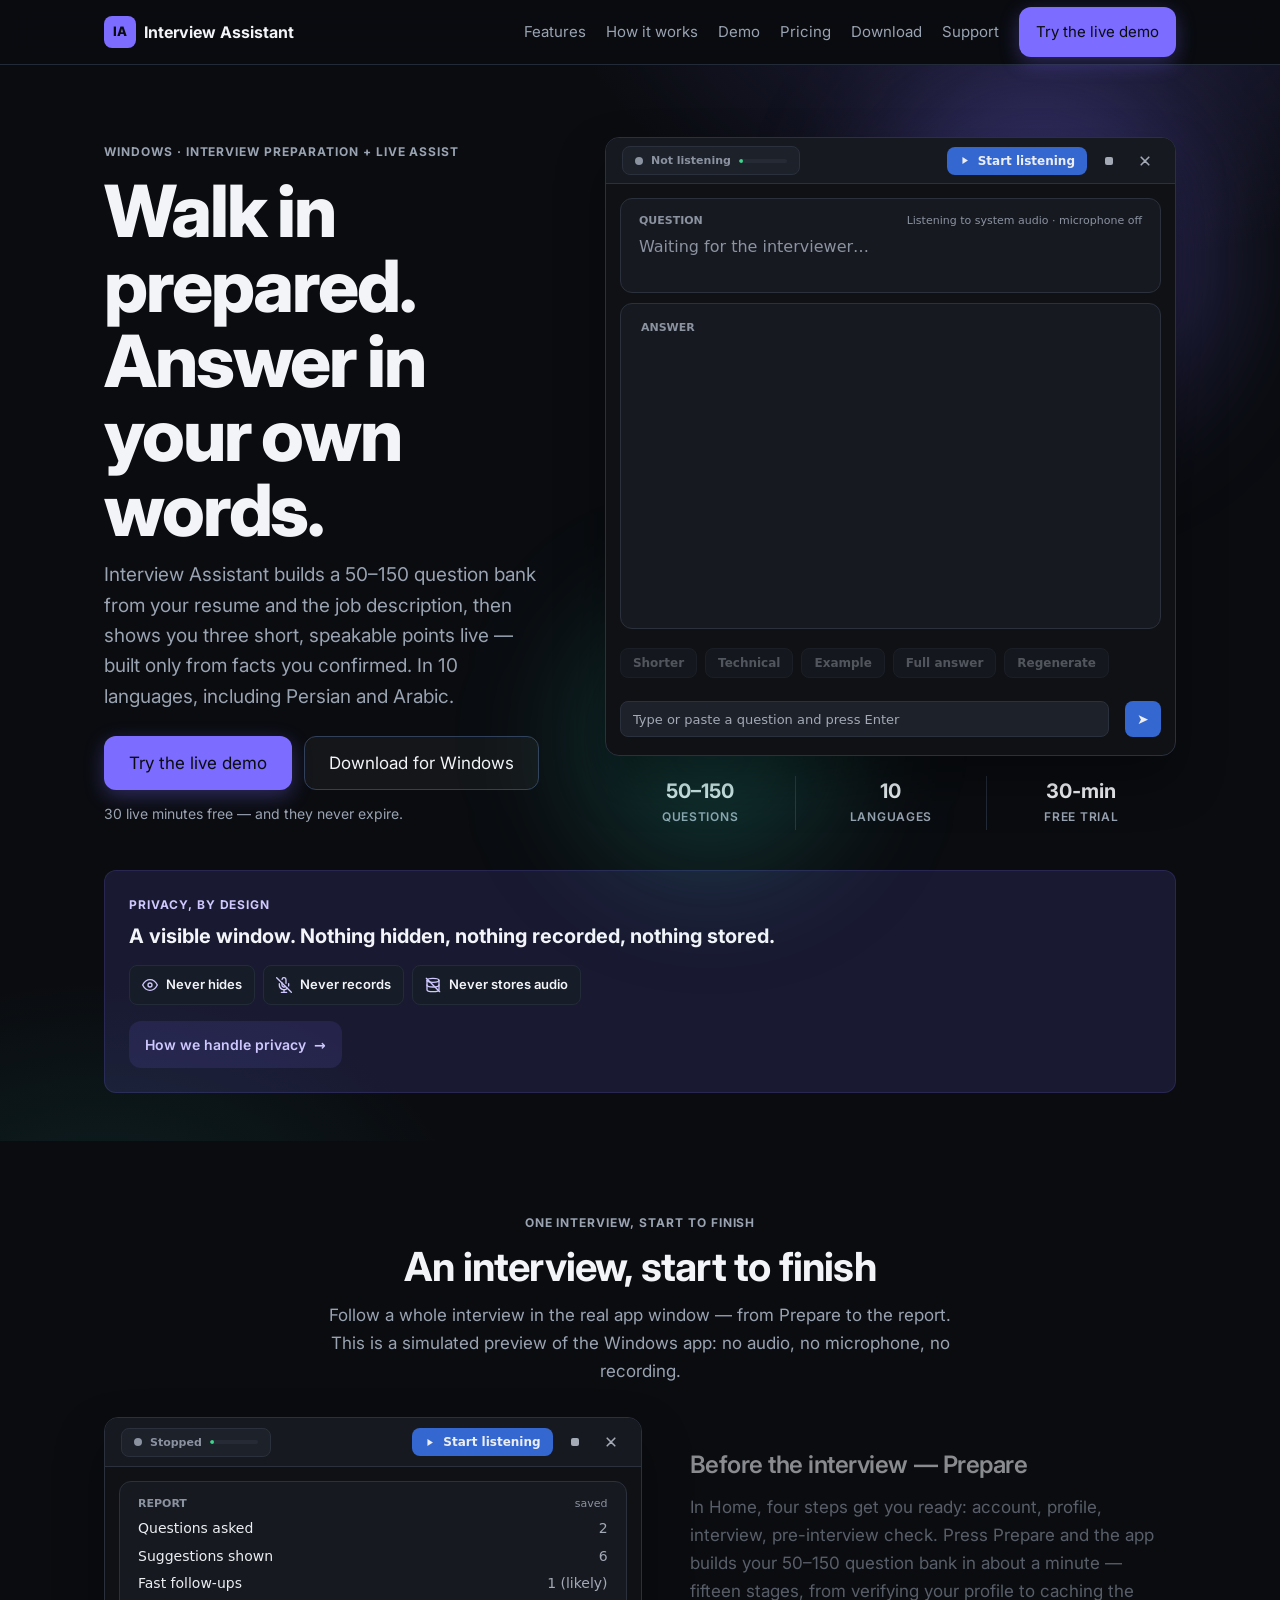
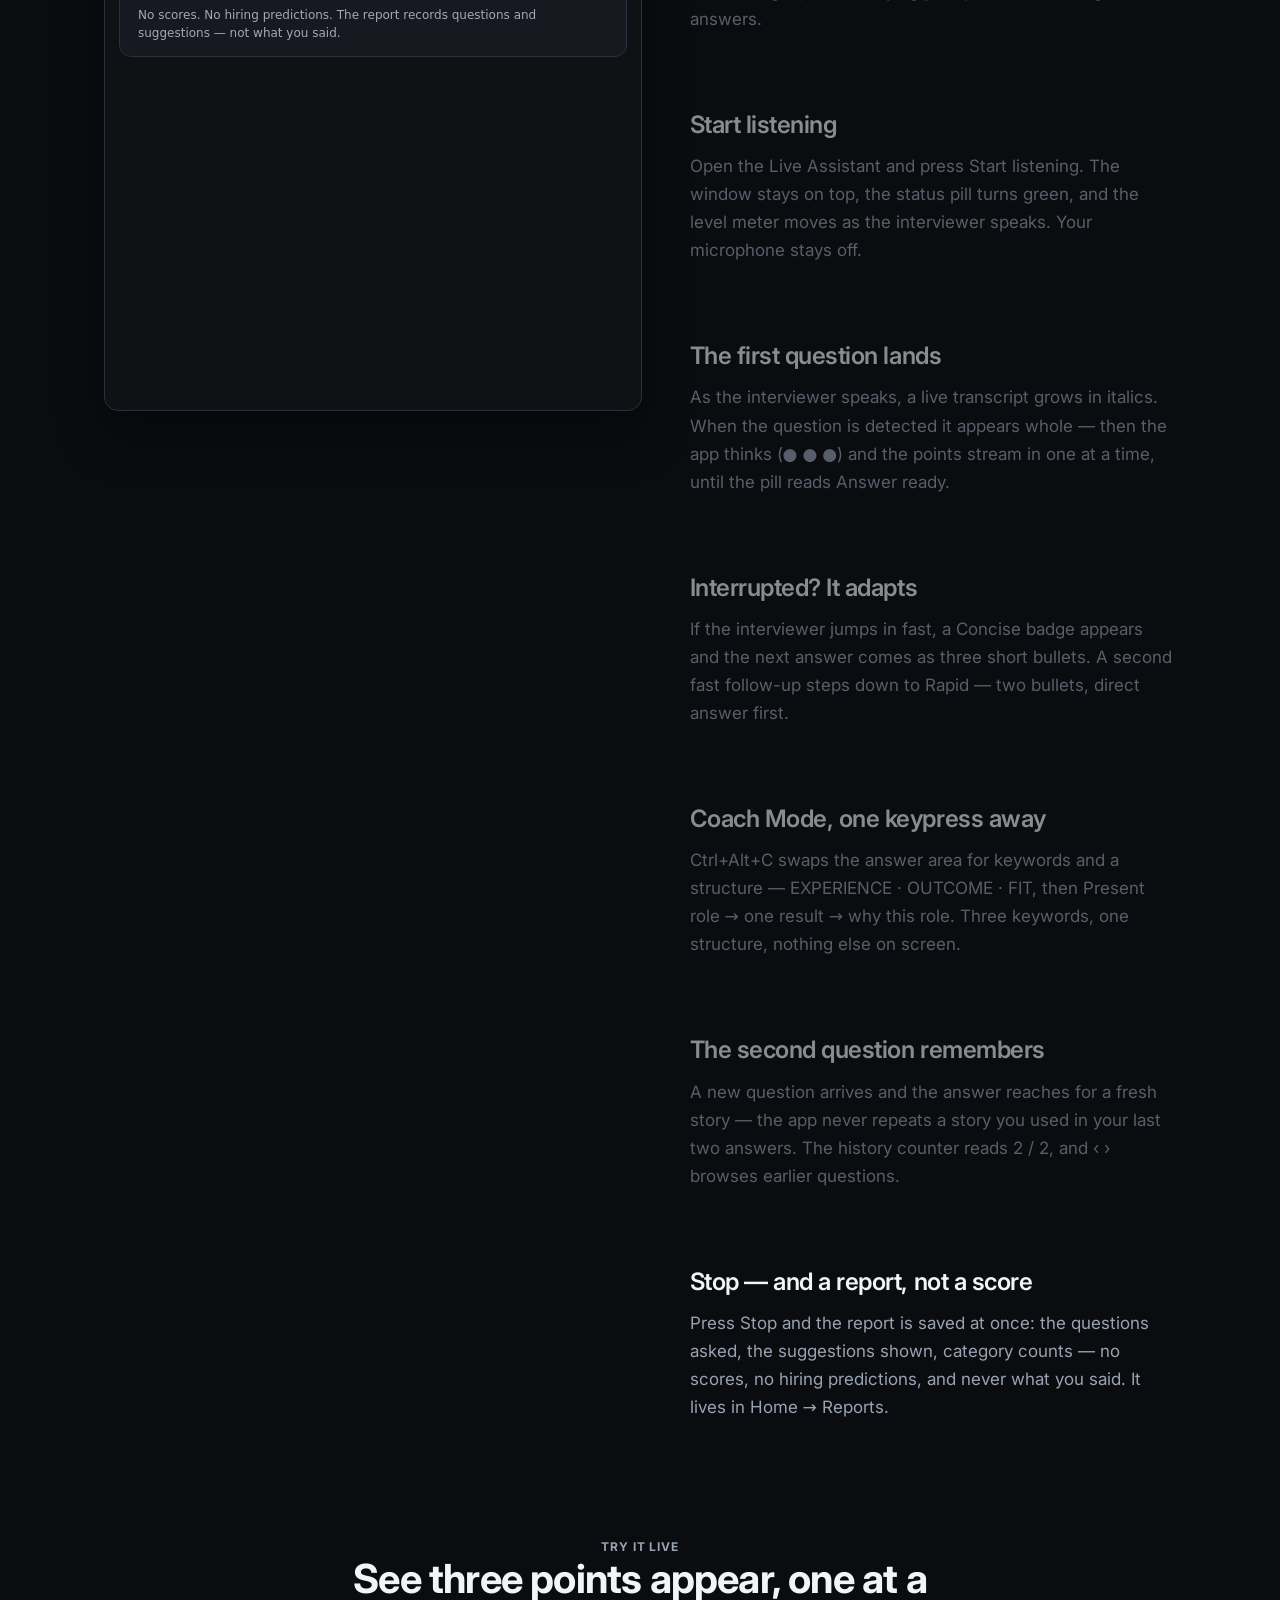
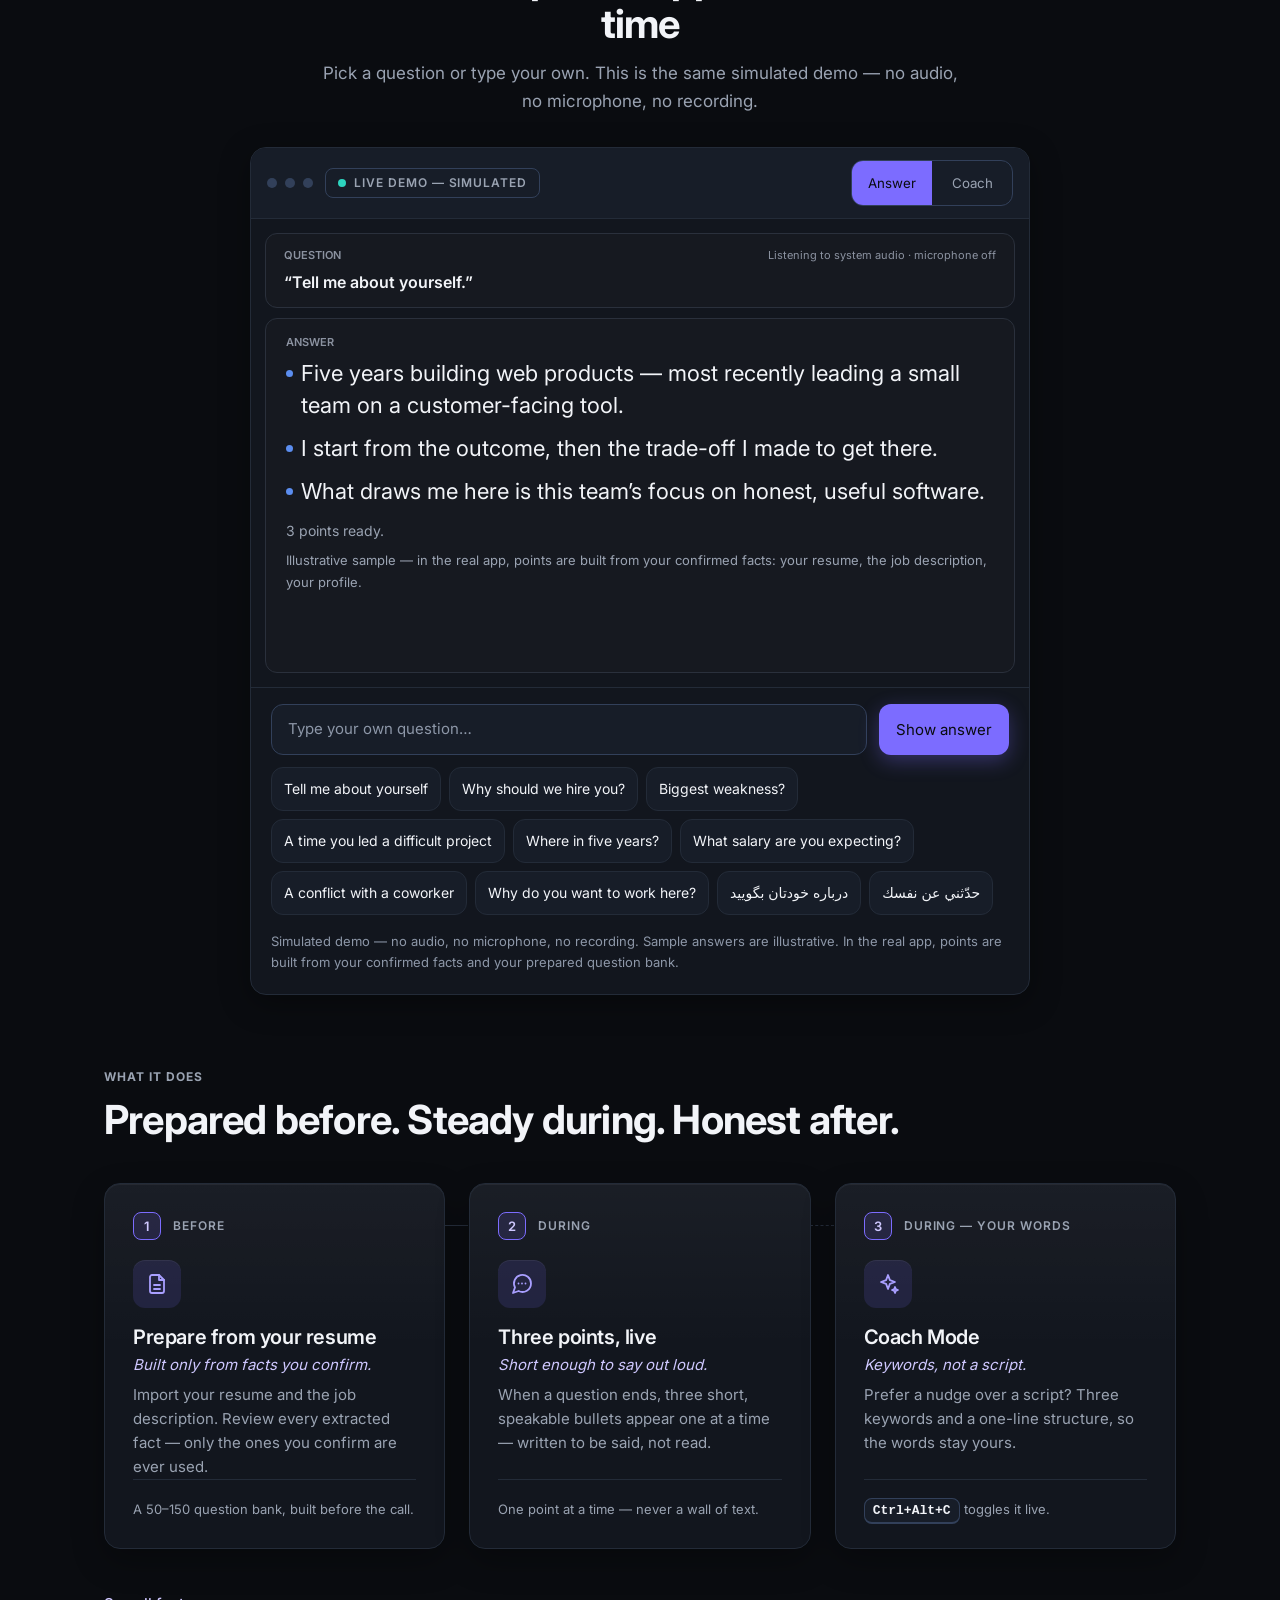
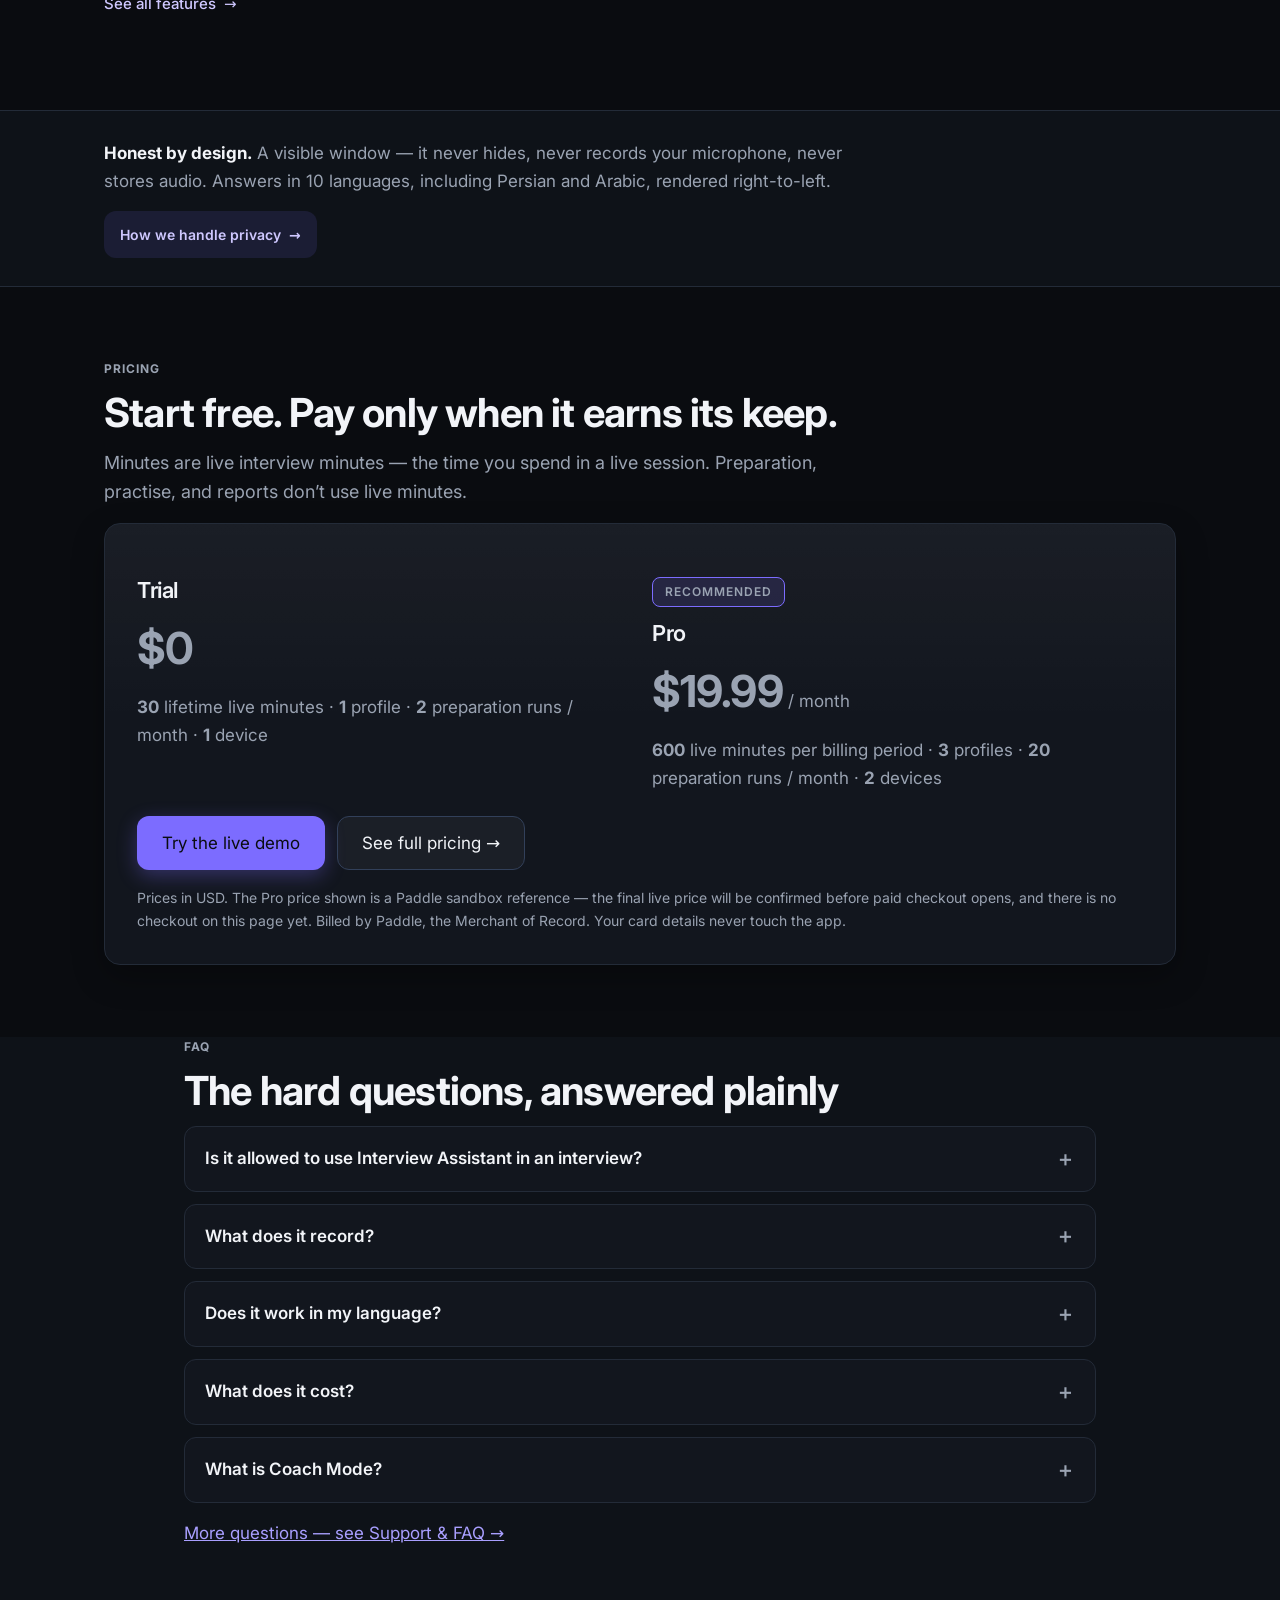
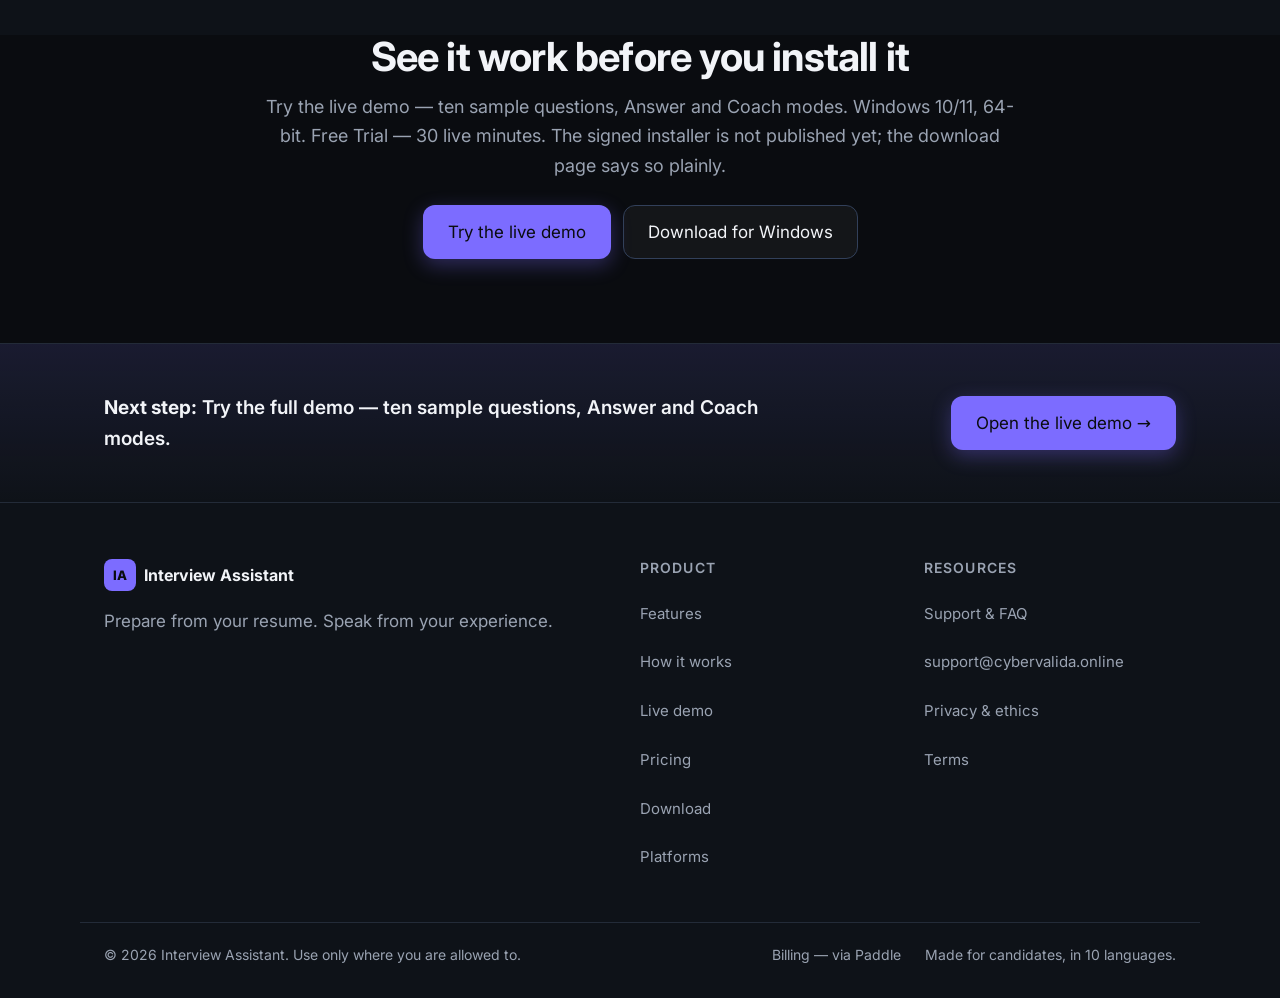
<file: website/index.html>
<!DOCTYPE html>
<html lang="en">
<head>
<meta charset="utf-8">
<meta name="viewport" content="width=device-width, initial-scale=1">
<meta name="color-scheme" content="dark">
<title>Interview Assistant — Prepare. Practise. Answer live.</title>
<meta name="description" content="Prepare for your interview from your resume and job description, then get three short, speakable points live — in 10 languages. 30 live minutes, free.">
<meta property="og:title" content="Interview Assistant — Prepare. Practise. Answer live.">
<meta property="og:description" content="A 50–150 question bank built from your resume and the job description. Three short, speakable points live — built only from facts you confirmed.">
<meta property="og:type" content="website">
<meta name="twitter:card" content="summary_large_image">
<link rel="preload" href="fonts/inter-latin.woff2" as="font" type="font/woff2" crossorigin>
<link rel="stylesheet" href="styles.css">
<link rel="icon" type="image/svg+xml" href="favicon.svg">
<meta property="og:image" content="https://cybervalida.online/og-image.png">
<link rel="canonical" href="https://cybervalida.online/">
<meta property="og:url" content="https://cybervalida.online/">
<meta name="theme-color" content="#0a0c10">
<meta name="twitter:image" content="https://cybervalida.online/og-image.png">
<script type="application/ld+json">
{
  "@context": "https://schema.org",
  "@type": "SoftwareApplication",
  "name": "Interview Assistant",
  "url": "https://cybervalida.online/",
  "applicationCategory": "BusinessApplication",
  "operatingSystem": "Windows 10, Windows 11",
  "inLanguage": "en",
  "description": "Interview preparation and practice coach for Windows, with a live assist mode for interviews where assistance is permitted.",
  "offers": [
    {"@type": "Offer", "name": "Trial", "price": "0", "priceCurrency": "USD"},
    {"@type": "Offer", "description": "Indicative Paddle sandbox reference price. Final live price to be confirmed before checkout opens.", "name": "Pro"}
  ]
}
</script>
</head>
<body>
  <div id="ia-growth-bar" hidden></div>
<a class="skip-link" href="#main">Skip to content</a>

<header class="site-header">
  <div class="container header-inner">
    <a class="brand" href="index.html" aria-label="Interview Assistant — home" aria-current="page">
      <span class="brand-mark" aria-hidden="true">IA</span>
      <span class="brand-name">Interview Assistant</span>
    </a>
    <button class="nav-toggle" type="button" aria-expanded="false" aria-controls="site-nav" aria-label="Menu">
      <span class="nav-toggle-bars" aria-hidden="true"><span></span><span></span></span>
    </button>
    <nav id="site-nav" class="site-nav" aria-label="Main">
      <a href="index.html" class="nav-mobile-only" aria-current="page">Home</a>
        <a href="features.html">Features</a>
      <a href="how-it-works.html">How it works</a>
      <a href="demo.html">Demo</a>
      <a href="pricing.html">Pricing</a>
      <a href="download.html">Download</a>
      <a href="platforms.html" class="nav-mobile-only">Platforms</a>
      <a href="support.html">Support</a>
      <span class="nav-menu-foot">
        <a class="btn btn-primary nav-menu-cta" href="demo.html">Try the live demo</a>
        <span class="nav-menu-legal">
          <a href="privacy.html">Privacy</a>
          <a href="terms.html">Terms</a>
        </span>
      </span>
    </nav>
    <a class="btn btn-primary btn-small" href="demo.html">Try the live demo</a>
  </div>
</header>

<main id="main" tabindex="-1">
  <!-- HERO -->
  <section class="hero" id="top" aria-labelledby="hero-title">
    <div class="container hero-grid">
      <div class="hero-copy">
        <p class="eyebrow">Windows · Interview preparation + live assist</p>
        <h1 id="hero-title">Walk in prepared.<br>Answer in your own words.</h1>
        <p class="lede">Interview Assistant builds a 50–150 question bank from your resume and
          the job description, then shows you three short, speakable points live —
          built only from facts you confirmed. In 10 languages, including Persian
          and Arabic.</p>
        <p class="cta-row">
          <a class="btn btn-primary" href="demo.html">Try the live demo</a>
          <a class="btn btn-secondary" href="download.html">Download for Windows</a>
        </p>
        <p class="trust-line">30 live minutes free — and they never expire.</p>
      </div>

      <!-- APP PREVIEW — a working preview: a random prepared question plays on load; the chips and the message box are real. -->
      <div class="hero-visual">
        <span class="glow glow-violet" aria-hidden="true"></span>
        <span class="glow glow-teal" aria-hidden="true"></span>
        <div class="app-window">
          <div class="app-header" aria-hidden="true">
            <p class="app-pill" id="mock-pill"><span class="app-pill-dot" aria-hidden="true"></span><span id="mock-pill-text">Not listening</span><span class="app-meter" aria-hidden="true"><i></i></span></p>
            <span class="app-header-controls" aria-hidden="true">
              <span class="app-start" id="mock-start"><span class="app-start-icon" id="mock-start-icon" aria-hidden="true"><svg viewBox="0 0 16 16" aria-hidden="true"><path d="M5 3v10l8-5z" fill="currentColor"/></svg></span><span class="app-start-label" id="mock-start-label">Start listening</span></span>
              <span class="app-stop" aria-hidden="true"><svg viewBox="0 0 16 16" aria-hidden="true"><rect x="4" y="4" width="8" height="8" rx="2" fill="currentColor"/></svg></span>
              <span class="app-win-btn" aria-hidden="true"><svg viewBox="0 0 16 16" aria-hidden="true"><path d="M4.2 4.2 L11.8 11.8 M11.8 4.2 L4.2 11.8" stroke="currentColor" stroke-width="1.6" stroke-linecap="round" fill="none"/></svg></span>
            </span>
          </div>
          <div class="app-window-body">
            <section class="app-card" aria-hidden="true">
              <div class="app-card-head"><span class="app-card-label">Question</span><span class="app-card-detail">Listening to system audio · microphone off</span></div>
              <div class="app-question-stack">
                <p class="app-question is-empty" id="mock-question">Waiting for the interviewer…</p>
                <p class="app-question app-ghost" id="mock-question-ghost" aria-hidden="true"></p>
              </div>
              <div class="app-transcript-stack">
                <p class="app-transcript" id="mock-transcript"></p>
                <p class="app-transcript app-ghost" id="mock-transcript-ghost" aria-hidden="true"></p>
              </div>
            </section>
            <section class="app-card app-card--answer" aria-hidden="true">
              <div class="app-card-head"><span class="app-card-label">Answer</span><span class="app-card-meta" id="mock-meta"></span></div>
              <p class="app-thinking is-hidden" id="mock-thinking">● ● ●</p>
              <div class="app-answer-zone" id="mock-answer-zone">
                <div class="app-answer-stack" id="mock-answer-stack"></div>
                <p class="app-full-answer" id="mock-full" hidden></p>
              </div>
            </section>
            <div class="app-actions">
              <div class="app-actions-scroll">
                <button type="button" class="app-chip-btn" data-variant="shorter" aria-pressed="false" disabled><span class="app-chip">Shorter</span></button><button type="button" class="app-chip-btn" data-variant="technical" aria-pressed="false" disabled><span class="app-chip">Technical</span></button><button type="button" class="app-chip-btn" data-variant="example" aria-pressed="false" disabled><span class="app-chip">Example</span></button><button type="button" class="app-chip-btn" data-variant="full" aria-pressed="false" disabled><span class="app-chip">Full answer</span></button><button type="button" class="app-chip-btn" data-variant="regen" disabled><span class="app-chip">Regenerate</span></button>
              </div>
              <button type="button" class="app-replay is-hidden" id="hero-replay" aria-label="Replay the animated preview"><span class="app-replay-box"><svg width="16" height="16" viewBox="0 0 24 24" fill="none" stroke="currentColor" stroke-width="2" stroke-linecap="round" stroke-linejoin="round" aria-hidden="true"><polyline points="23 4 23 10 17 10"></polyline><path d="M20.49 15a9 9 0 1 1-2.12-9.36L23 10"></path></svg></span></button>
            </div>
            <form class="app-manual" id="hero-manual-form">
              <label class="visually-hidden" for="hero-manual-input">Type a question for the preview</label>
              <input class="app-manual-input" id="hero-manual-input" type="text" placeholder="Type or paste a question and press Enter" autocomplete="off">
              <button class="app-manual-send-btn" id="hero-manual-send" type="submit" aria-label="Ask the question"><span class="app-manual-send" aria-hidden="true">➤</span></button>
            </form>
            <span class="visually-hidden" id="hero-live" aria-live="polite"></span>
            <noscript><p>Animated preview needs JavaScript — the interactive demo below shows the same three points.</p></noscript>
          </div>
        </div>
        <dl class="hero-stats">
          <div class="hero-stat">
            <dt>questions</dt>
            <dd>50–150</dd>
          </div>
          <div class="hero-stat">
            <dt>languages</dt>
            <dd>10</dd>
          </div>
          <div class="hero-stat">
            <dt>free trial</dt>
            <dd>30-min</dd>
          </div>
        </dl>
      </div>
    </div>
    <div class="container">
      <div class="ethics-strip">
        <p class="ethics-eyebrow">Privacy, by design</p>
        <p class="ethics-headline">A visible window. Nothing hidden, nothing recorded, nothing stored.</p>
        <ul class="ethics-nevers">
          <li><svg width="16" height="16" viewBox="0 0 24 24" fill="none" stroke="currentColor" stroke-width="2" stroke-linecap="round" stroke-linejoin="round" aria-hidden="true"><path d="M1 12s4-8 11-8 11 8 11 8-4 8-11 8-11-8-11-8z"></path><circle cx="12" cy="12" r="3"></circle></svg>Never hides</li>
          <li><svg width="16" height="16" viewBox="0 0 24 24" fill="none" stroke="currentColor" stroke-width="2" stroke-linecap="round" stroke-linejoin="round" aria-hidden="true"><line x1="1" y1="1" x2="23" y2="23"></line><path d="M9 9v3a3 3 0 0 0 5.12 2.12M15 9.34V4a3 3 0 0 0-5.94-.6"></path><path d="M17 16.95A7 7 0 0 1 5 12v-2m14 0v2a7 7 0 0 1-.11 1.23"></path><line x1="12" y1="19" x2="12" y2="23"></line><line x1="8" y1="23" x2="16" y2="23"></line></svg>Never records</li>
          <li><svg width="16" height="16" viewBox="0 0 24 24" fill="none" stroke="currentColor" stroke-width="2" stroke-linecap="round" stroke-linejoin="round" aria-hidden="true"><ellipse cx="12" cy="5" rx="9" ry="3"></ellipse><path d="M21 12c0 1.66-4 3-9 3s-9-1.34-9-3"></path><path d="M3 5v14c0 1.66 4 3 9 3s9-1.34 9-3V5"></path><line x1="2" y1="2" x2="22" y2="22"></line></svg>Never stores audio</li>
        </ul>
        <a class="ethics-link" href="privacy.html">How we handle privacy <span aria-hidden="true">→</span></a>
      </div>
    </div>
  </section>

  <!-- SCROLL STORY (Steps 21–22): one interview, start to finish, in the
       real app window. Simulated preview — no audio, no microphone, no
       recording. Desktop: the pinned window follows the scroll. Mobile:
       one swipeable player (segments + one window + caption). Without JS:
       each beat shows its own static snapshot instead. -->
  <section id="ia-growth-home" hidden aria-label="Latest updates">
    <div class="container" id="ia-growth-home-inner"></div>
  </section>

  <section class="section" id="story" aria-labelledby="story-title">
    <div class="container">
      <div class="story-head">
        <p class="eyebrow">One interview, start to finish</p>
        <h2 id="story-title">An interview, start to finish</h2>
        <p class="story-lede">Follow a whole interview in the real app window — from Prepare to the report. This is a simulated preview of the Windows app: no audio, no microphone, no recording.</p>
      </div>
      <div class="story-layout">
        <div class="story-segments" role="group" aria-label="Story beats">
          <button type="button" class="story-seg is-active" data-beat="0" aria-current="true" aria-label="Prepare">Prep</button>
          <button type="button" class="story-seg" data-beat="1">Start</button>
          <button type="button" class="story-seg" data-beat="2">Q1</button>
          <button type="button" class="story-seg" data-beat="3" aria-label="Concise">Adapt</button>
          <button type="button" class="story-seg" data-beat="4">Coach</button>
          <button type="button" class="story-seg" data-beat="5">Q2</button>
          <button type="button" class="story-seg" data-beat="6">Report</button>
        </div>
        <div class="story-window">
          <div class="app-window" role="img" aria-label="The Interview Assistant app window, showing the current beat of the interview story.">
            <div class="app-header-stack">
            <div class="app-window-bar is-hidden" id="story-home-header">
              <span class="app-window-title">Interview Assistant — Home</span>
              <span class="app-controls" aria-hidden="true"><i><svg viewBox="0 0 16 16" aria-hidden="true"><path d="M4 8 H12" stroke="currentColor" stroke-width="1.6" stroke-linecap="round" fill="none"/></svg></i><i><svg viewBox="0 0 16 16" aria-hidden="true"><rect x="4" y="4" width="8" height="8" rx="2" fill="none" stroke="currentColor" stroke-width="1.6"/></svg></i><i><svg viewBox="0 0 16 16" aria-hidden="true"><path d="M4.2 4.2 L11.8 11.8 M11.8 4.2 L4.2 11.8" stroke="currentColor" stroke-width="1.6" stroke-linecap="round" fill="none"/></svg></i></span>
            </div>
            <div class="app-header" id="story-live-header" aria-hidden="true">
              <p class="app-pill" id="story-pill"><span class="app-pill-dot" aria-hidden="true"></span><span id="story-pill-text">Not listening</span><span class="app-meter" aria-hidden="true"><i></i></span></p>
              <span class="app-badge" id="story-badge" hidden>Concise</span>
              <span class="app-header-controls" aria-hidden="true">
                <span class="app-start" id="story-start"><span class="app-start-icon" id="story-start-icon" aria-hidden="true"><svg viewBox="0 0 16 16" aria-hidden="true"><path d="M5 3v10l8-5z" fill="currentColor"/></svg></span><span class="app-start-label" id="story-start-label">Start listening</span></span>
                <span class="app-stop" aria-hidden="true"><svg viewBox="0 0 16 16" aria-hidden="true"><rect x="4" y="4" width="8" height="8" rx="2" fill="currentColor"/></svg></span>
                <span class="app-icon-btn" aria-hidden="true">?</span>
                <span class="app-icon-btn" aria-hidden="true">…</span>
                <span class="app-win-btn" aria-hidden="true"><svg viewBox="0 0 16 16" aria-hidden="true"><path d="M4 8 H12" stroke="currentColor" stroke-width="1.6" stroke-linecap="round" fill="none"/></svg></span><span class="app-win-btn" aria-hidden="true"><svg viewBox="0 0 16 16" aria-hidden="true"><rect x="4" y="4" width="8" height="8" rx="2" fill="none" stroke="currentColor" stroke-width="1.6"/></svg></span><span class="app-win-btn" aria-hidden="true"><svg viewBox="0 0 16 16" aria-hidden="true"><path d="M4.2 4.2 L11.8 11.8 M11.8 4.2 L4.2 11.8" stroke="currentColor" stroke-width="1.6" stroke-linecap="round" fill="none"/></svg></span>
              </span>
            </div>
            </div>
            <div class="app-window-body" aria-hidden="true">
              <div class="app-home-view is-hidden" id="story-home">
                <section class="app-card">
                  <div class="app-card-head"><span class="app-card-label">Get started</span></div>
                  <ul class="app-checks">
                    <li><span class="app-check" aria-hidden="true">✓</span> Account</li>
                    <li><span class="app-check" aria-hidden="true">✓</span> Profile</li>
                    <li><span class="app-check" aria-hidden="true">✓</span> Interview</li>
                    <li><span class="app-check" aria-hidden="true">✓</span> Pre-interview check</li>
                  </ul>
                </section>
                <section class="app-card">
                  <div class="app-card-head"><span class="app-card-label">Prepare</span><span class="app-card-meta">about a minute</span></div>
                  <div class="app-prepare" aria-hidden="true"><i id="story-prepare-bar"></i></div>
                  <p class="app-prepare-stage" id="story-prepare-stage">Verify profile…</p>
                  <p class="app-open-live is-hidden" id="story-open-live"><span class="app-start">Open Live Assistant →</span></p>
                </section>
              </div>
              <div class="app-live-view" id="story-live">
                <section class="app-card">
                  <div class="app-card-head"><span class="app-card-label">Question</span><span class="app-card-detail">Listening to system audio · microphone off</span></div>
                  <div class="app-question-stack" id="story-question-stack"></div>
                  <p class="app-transcript" id="story-transcript"></p>
                  <p class="app-context is-hidden" id="story-context">Context: the interviewer asked about leadership after the intro.</p>
                </section>
                <section class="app-card app-card--answer">
                  <div class="app-card-head"><span class="app-card-label" id="story-answer-label">Answer</span><span class="app-card-meta" id="story-meta"></span></div>
                  <p class="app-thinking is-hidden" id="story-thinking">● ● ●</p>
                  <div class="app-answer-stack" id="story-answer-stack">
                    <div class="app-coach-view app-answer-layer is-hidden" id="story-coach">
                      <p class="app-coach-label">Keywords</p>
                      <p class="app-coach-keys">Experience · Outcome · Fit</p>
                      <p class="app-coach-label">Structure</p>
                      <p class="app-coach-structure">Present role → one result → why this role</p>
                    </div>
                  </div>
                </section>
                <div class="app-actions">
                  <div class="app-actions-scroll" aria-hidden="true">
                    <span class="app-chip">Shorter</span><span class="app-chip">Technical</span><span class="app-chip">Example</span><span class="app-chip">Full answer</span><span class="app-chip">Regenerate</span>
                  </div>
                  <span class="app-history" id="story-history" hidden aria-hidden="true"><span aria-hidden="true">‹</span><span id="story-history-text">1 / 1</span><span aria-hidden="true">›</span></span>
                </div>
                <div class="app-manual" aria-hidden="true">
                  <span class="app-manual-input">Type or paste a question and press Enter</span>
                  <span class="app-manual-send" aria-hidden="true">➤</span>
                </div>
              </div>
              <div class="app-report-view is-hidden" id="story-report">
                <section class="app-card">
                  <div class="app-card-head"><span class="app-card-label">Report</span><span class="app-card-meta">saved</span></div>
                  <p class="app-report-line"><span>Questions asked</span><span>2</span></p>
                  <p class="app-report-line"><span>Suggestions shown</span><span>6</span></p>
                  <p class="app-report-line"><span>Fast follow-ups</span><span>1 (likely)</span></p>
                  <p class="app-report-note">No scores. No hiring predictions. The report records questions and suggestions — not what you said.</p>
                </section>
              </div>
            </div>
          </div>
        </div>
        <div class="story-caption">
          <div class="story-caption-stack" id="story-caption-stack"></div>
          <p class="visually-hidden" id="story-caption-live" aria-live="polite"></p>
        </div>
        <div class="story-nav">
          <button type="button" class="story-prev" aria-label="Previous beat" disabled>‹</button>
          <span class="story-count" id="story-count">1 / 7</span>
          <button type="button" class="story-next" aria-label="Next beat">›</button>
        </div>
        <ol class="story-steps">
          <li class="story-step" data-beat="0">
            <h3>Before the interview — Prepare</h3>
            <p>In Home, four steps get you ready: account, profile, interview, pre-interview check. Press Prepare and the app builds your 50–150 question bank in about a minute — fifteen stages, from verifying your profile to caching the answers.</p>
            <div class="story-snap" aria-hidden="true">
              <div class="app-window">
                <div class="app-window-bar">
                  <span class="app-window-title">Interview Assistant — Home</span>
                  <span class="app-controls" aria-hidden="true"><i><svg viewBox="0 0 16 16" aria-hidden="true"><path d="M4 8 H12" stroke="currentColor" stroke-width="1.6" stroke-linecap="round" fill="none"/></svg></i><i><svg viewBox="0 0 16 16" aria-hidden="true"><rect x="4" y="4" width="8" height="8" rx="2" fill="none" stroke="currentColor" stroke-width="1.6"/></svg></i><i><svg viewBox="0 0 16 16" aria-hidden="true"><path d="M4.2 4.2 L11.8 11.8 M11.8 4.2 L4.2 11.8" stroke="currentColor" stroke-width="1.6" stroke-linecap="round" fill="none"/></svg></i></span>
                </div>
                <div class="app-window-body">
                  <section class="app-card">
                    <div class="app-card-head"><span class="app-card-label">Get started</span></div>
                    <ul class="app-checks">
                      <li><span class="app-check" aria-hidden="true">✓</span> Account</li>
                      <li><span class="app-check" aria-hidden="true">✓</span> Profile</li>
                      <li><span class="app-check" aria-hidden="true">✓</span> Interview</li>
                      <li><span class="app-check" aria-hidden="true">✓</span> Pre-interview check</li>
                    </ul>
                  </section>
                  <section class="app-card">
                    <div class="app-card-head"><span class="app-card-label">Prepare</span><span class="app-card-meta">about a minute</span></div>
                    <div class="app-prepare" aria-hidden="true"><i class="is-full"></i></div>
                    <p class="app-prepare-stage">Done — question bank ready (50–150 questions).</p>
                    <p class="app-open-live"><span class="app-start">Open Live Assistant →</span></p>
                  </section>
                </div>
              </div>
            </div>
          </li>
          <li class="story-step" data-beat="1">
            <h3>Start listening</h3>
            <p>Open the Live Assistant and press Start listening. The window stays on top, the status pill turns green, and the level meter moves as the interviewer speaks. Your microphone stays off.</p>
            <div class="story-snap" aria-hidden="true">
              <div class="app-window">
                <div class="app-header">
                  <p class="app-pill is-listening is-live"><span class="app-pill-dot"></span><span>Listening</span><span class="app-meter"><i></i></span></p>
                  <span class="app-header-controls">
                    <span class="app-start"><span class="app-start-icon" aria-hidden="true"><svg viewBox="0 0 16 16" aria-hidden="true"><rect x="3.8" y="3" width="2.8" height="10" rx="1" fill="currentColor"/><rect x="9.4" y="3" width="2.8" height="10" rx="1" fill="currentColor"/></svg></span><span class="app-start-label">Pause</span></span>
                    <span class="app-stop"><svg viewBox="0 0 16 16" aria-hidden="true"><rect x="4" y="4" width="8" height="8" rx="2" fill="currentColor"/></svg></span>
                    <span class="app-win-btn"><svg viewBox="0 0 16 16" aria-hidden="true"><path d="M4.2 4.2 L11.8 11.8 M11.8 4.2 L4.2 11.8" stroke="currentColor" stroke-width="1.6" stroke-linecap="round" fill="none"/></svg></span>
                  </span>
                </div>
                <div class="app-window-body">
                  <section class="app-card">
                    <div class="app-card-head"><span class="app-card-label">Question</span><span class="app-card-detail">Listening to system audio · microphone off</span></div>
                    <p class="app-question is-empty">Ready when you are — start listening when the interview begins.</p>
                  </section>
                  <section class="app-card app-card--answer">
                    <div class="app-card-head"><span class="app-card-label">Answer</span></div>
                  </section>
                </div>
              </div>
            </div>
          </li>
          <li class="story-step" data-beat="2">
            <h3>The first question lands</h3>
            <p>As the interviewer speaks, a live transcript grows in italics. When the question is detected it appears whole — then the app thinks (● ● ●) and the points stream in one at a time, until the pill reads Answer ready.</p>
            <div class="story-snap" aria-hidden="true">
              <div class="app-window">
                <div class="app-header">
                  <p class="app-pill is-listening"><span class="app-pill-dot"></span><span>Answer ready</span><span class="app-meter"><i></i></span></p>
                  <span class="app-header-controls">
                    <span class="app-start"><span class="app-start-icon" aria-hidden="true"><svg viewBox="0 0 16 16" aria-hidden="true"><rect x="3.8" y="3" width="2.8" height="10" rx="1" fill="currentColor"/><rect x="9.4" y="3" width="2.8" height="10" rx="1" fill="currentColor"/></svg></span><span class="app-start-label">Pause</span></span>
                    <span class="app-stop"><svg viewBox="0 0 16 16" aria-hidden="true"><rect x="4" y="4" width="8" height="8" rx="2" fill="currentColor"/></svg></span>
                    <span class="app-win-btn"><svg viewBox="0 0 16 16" aria-hidden="true"><path d="M4.2 4.2 L11.8 11.8 M11.8 4.2 L4.2 11.8" stroke="currentColor" stroke-width="1.6" stroke-linecap="round" fill="none"/></svg></span>
                  </span>
                </div>
                <div class="app-window-body">
                  <section class="app-card">
                    <div class="app-card-head"><span class="app-card-label">Question</span><span class="app-card-detail">Listening to system audio · microphone off</span></div>
                    <p class="app-question">“Tell me about yourself.”</p>
                  </section>
                  <section class="app-card app-card--answer">
                    <div class="app-card-head"><span class="app-card-label">Answer</span><span class="app-card-meta">prepared</span></div>
                    <ul class="app-answer">
                      <li><span class="app-dot"></span><span>Five years building web products — most recently leading a small team.</span></li>
                      <li><span class="app-dot"></span><span>I start from the outcome, then the trade-off I made to get there.</span></li>
                      <li><span class="app-dot"></span><span>What draws me here is this team’s focus on honest, useful software.</span></li>
                    </ul>
                  </section>
                </div>
              </div>
            </div>
          </li>
          <li class="story-step" data-beat="3">
            <h3>Interrupted? It adapts</h3>
            <p>If the interviewer jumps in fast, a Concise badge appears and the next answer comes as three short bullets. A second fast follow-up steps down to Rapid — two bullets, direct answer first.</p>
            <div class="story-snap" aria-hidden="true">
              <div class="app-window">
                <div class="app-header">
                  <p class="app-pill is-listening"><span class="app-pill-dot"></span><span>Answer ready</span><span class="app-meter"><i></i></span></p>
                  <span class="app-badge">Concise</span>
                  <span class="app-header-controls">
                    <span class="app-start"><span class="app-start-icon" aria-hidden="true"><svg viewBox="0 0 16 16" aria-hidden="true"><rect x="3.8" y="3" width="2.8" height="10" rx="1" fill="currentColor"/><rect x="9.4" y="3" width="2.8" height="10" rx="1" fill="currentColor"/></svg></span><span class="app-start-label">Pause</span></span>
                    <span class="app-stop"><svg viewBox="0 0 16 16" aria-hidden="true"><rect x="4" y="4" width="8" height="8" rx="2" fill="currentColor"/></svg></span>
                    <span class="app-win-btn"><svg viewBox="0 0 16 16" aria-hidden="true"><path d="M4.2 4.2 L11.8 11.8 M11.8 4.2 L4.2 11.8" stroke="currentColor" stroke-width="1.6" stroke-linecap="round" fill="none"/></svg></span>
                  </span>
                </div>
                <div class="app-window-body">
                  <section class="app-card">
                    <div class="app-card-head"><span class="app-card-label">Question</span><span class="app-card-detail">Listening to system audio · microphone off</span></div>
                    <p class="app-question">“Why should we hire you?”</p>
                  </section>
                  <section class="app-card app-card--answer">
                    <div class="app-card-head"><span class="app-card-label">Answer</span><span class="app-card-meta">Concise</span></div>
                    <ul class="app-answer">
                      <li><span class="app-dot"></span><span>I ship real products — five years, most recently leading a small team.</span></li>
                      <li><span class="app-dot"></span><span>I start from the outcome, then the trade-off I made.</span></li>
                      <li><span class="app-dot"></span><span>I learn a team’s stack fast and contribute in week one.</span></li>
                    </ul>
                  </section>
                </div>
              </div>
            </div>
          </li>
          <li class="story-step" data-beat="4">
            <h3>Coach Mode, one keypress away</h3>
            <p>Ctrl+Alt+C swaps the answer area for keywords and a structure — EXPERIENCE · OUTCOME · FIT, then Present role → one result → why this role. Three keywords, one structure, nothing else on screen.</p>
            <div class="story-snap" aria-hidden="true">
              <div class="app-window">
                <div class="app-header">
                  <p class="app-pill is-listening"><span class="app-pill-dot"></span><span>Answer ready</span><span class="app-meter"><i></i></span></p>
                  <span class="app-header-controls">
                    <span class="app-start"><span class="app-start-icon" aria-hidden="true"><svg viewBox="0 0 16 16" aria-hidden="true"><rect x="3.8" y="3" width="2.8" height="10" rx="1" fill="currentColor"/><rect x="9.4" y="3" width="2.8" height="10" rx="1" fill="currentColor"/></svg></span><span class="app-start-label">Pause</span></span>
                    <span class="app-stop"><svg viewBox="0 0 16 16" aria-hidden="true"><rect x="4" y="4" width="8" height="8" rx="2" fill="currentColor"/></svg></span>
                    <span class="app-win-btn"><svg viewBox="0 0 16 16" aria-hidden="true"><path d="M4.2 4.2 L11.8 11.8 M11.8 4.2 L4.2 11.8" stroke="currentColor" stroke-width="1.6" stroke-linecap="round" fill="none"/></svg></span>
                  </span>
                </div>
                <div class="app-window-body">
                  <section class="app-card">
                    <div class="app-card-head"><span class="app-card-label">Question</span><span class="app-card-detail">Listening to system audio · microphone off</span></div>
                    <p class="app-question">“Tell me about yourself.”</p>
                  </section>
                  <section class="app-card app-card--answer">
                    <div class="app-card-head"><span class="app-card-label">Coach</span></div>
                    <div class="app-coach-view">
                      <p class="app-coach-label">Keywords</p>
                      <p class="app-coach-keys">Experience · Outcome · Fit</p>
                      <p class="app-coach-label">Structure</p>
                      <p class="app-coach-structure">Present role → one result → why this role</p>
                    </div>
                  </section>
                </div>
              </div>
            </div>
          </li>
          <li class="story-step" data-beat="5">
            <h3>The second question remembers</h3>
            <p>A new question arrives and the answer reaches for a fresh story — the app never repeats a story you used in your last two answers. The history counter reads 2 / 2, and ‹ › browses earlier questions.</p>
            <div class="story-snap" aria-hidden="true">
              <div class="app-window">
                <div class="app-header">
                  <p class="app-pill is-listening"><span class="app-pill-dot"></span><span>Answer ready</span><span class="app-meter"><i></i></span></p>
                  <span class="app-header-controls">
                    <span class="app-start"><span class="app-start-icon" aria-hidden="true"><svg viewBox="0 0 16 16" aria-hidden="true"><rect x="3.8" y="3" width="2.8" height="10" rx="1" fill="currentColor"/><rect x="9.4" y="3" width="2.8" height="10" rx="1" fill="currentColor"/></svg></span><span class="app-start-label">Pause</span></span>
                    <span class="app-stop"><svg viewBox="0 0 16 16" aria-hidden="true"><rect x="4" y="4" width="8" height="8" rx="2" fill="currentColor"/></svg></span>
                    <span class="app-win-btn"><svg viewBox="0 0 16 16" aria-hidden="true"><path d="M4.2 4.2 L11.8 11.8 M11.8 4.2 L4.2 11.8" stroke="currentColor" stroke-width="1.6" stroke-linecap="round" fill="none"/></svg></span>
                  </span>
                </div>
                <div class="app-window-body">
                  <section class="app-card">
                    <div class="app-card-head"><span class="app-card-label">Question</span><span class="app-card-detail">Listening to system audio · microphone off</span></div>
                    <p class="app-question">“Tell me about a time you led a difficult project.”</p>
                    <p class="app-context">Context: the interviewer asked about leadership after the intro.</p>
                  </section>
                  <section class="app-card app-card--answer">
                    <div class="app-card-head"><span class="app-card-label">Answer</span><span class="app-card-meta">prepared</span></div>
                    <ul class="app-answer">
                      <li><span class="app-dot"></span><span>I led a rebuild of our checkout while the old one stayed live.</span></li>
                      <li><span class="app-dot"></span><span>I split the work into weekly slices the team could review.</span></li>
                      <li><span class="app-dot"></span><span>We shipped on time, and checkout errors fell by half.</span></li>
                    </ul>
                  </section>
                  <div class="app-actions">
                    <div class="app-actions-scroll">
                      <span class="app-chip">Shorter</span><span class="app-chip">Technical</span><span class="app-chip">Example</span><span class="app-chip">Full answer</span><span class="app-chip">Regenerate</span>
                    </div>
                    <span class="app-history"><span>‹</span><span>2 / 2</span><span>›</span></span>
                  </div>
                </div>
              </div>
            </div>
          </li>
          <li class="story-step" data-beat="6">
            <h3>Stop — and a report, not a score</h3>
            <p>Press Stop and the report is saved at once: the questions asked, the suggestions shown, category counts — no scores, no hiring predictions, and never what you said. It lives in Home → Reports.</p>
            <div class="story-snap" aria-hidden="true">
              <div class="app-window">
                <div class="app-header">
                  <p class="app-pill"><span class="app-pill-dot"></span><span>Stopped</span><span class="app-meter"><i></i></span></p>
                  <span class="app-header-controls">
                    <span class="app-start"><span class="app-start-icon" aria-hidden="true"><svg viewBox="0 0 16 16" aria-hidden="true"><path d="M5 3v10l8-5z" fill="currentColor"/></svg></span><span class="app-start-label">Start listening</span></span>
                    <span class="app-stop"><svg viewBox="0 0 16 16" aria-hidden="true"><rect x="4" y="4" width="8" height="8" rx="2" fill="currentColor"/></svg></span>
                    <span class="app-win-btn"><svg viewBox="0 0 16 16" aria-hidden="true"><path d="M4.2 4.2 L11.8 11.8 M11.8 4.2 L4.2 11.8" stroke="currentColor" stroke-width="1.6" stroke-linecap="round" fill="none"/></svg></span>
                  </span>
                </div>
                <div class="app-window-body">
                  <section class="app-card">
                    <div class="app-card-head"><span class="app-card-label">Report</span><span class="app-card-meta">saved</span></div>
                    <p class="app-report-line"><span>Questions asked</span><span>2</span></p>
                    <p class="app-report-line"><span>Suggestions shown</span><span>6</span></p>
                    <p class="app-report-line"><span>Fast follow-ups</span><span>1 (likely)</span></p>
                    <p class="app-report-note">No scores. No hiring predictions. The report records questions and suggestions — not what you said.</p>
                  </section>
                </div>
              </div>
            </div>
          </li>
        </ol>
      </div>
    </div>
  </section>

  <!-- LIVE DEMO (simulated, interactive) -->
  <section class="section demo-section" id="demo-section" aria-labelledby="demo-section-title">
    <div class="container">
      <div class="demo-section-head">
        <p class="eyebrow">Try it live</p>
        <h2 id="demo-section-title">See three points appear, one at a time</h2>
        <p>Pick a question or type your own. This is the same simulated demo — no audio, no microphone, no recording.</p>
      </div>
      <div class="demo" id="demo" aria-labelledby="demo-title">
        <div class="demo-head">
          <span class="demo-dots" aria-hidden="true"><i></i><i></i><i></i></span>
          <span class="pill"><span class="dot" aria-hidden="true"></span> Live demo — simulated</span>
          <span class="demo-title-visually-hidden" id="demo-title">Live demo</span>
          <div class="mode-toggle" role="group" aria-label="Answer mode">
            <button type="button" class="mode-btn is-active" id="mode-answer" aria-pressed="true">Answer</button>
            <button type="button" class="mode-btn" id="mode-coach" aria-pressed="false">Coach</button>
          </div>
        </div>
        <div class="demo-body">
          <!-- Step 83: the same two boxes as every other window —
               QUESTION card over ANSWER card (MainWindow.xaml). -->
          <section class="app-card">
            <div class="app-card-head"><span class="app-card-label">Question</span><span class="app-card-detail">Listening to system audio · microphone off</span></div>
            <!-- Step 23: the question + answer are stacks of pre-rendered
                 layers (one per sample + mode). The static "tell" content
                 stays as layer 0, so no-JS still shows the demo. -->
            <div class="demo-question-stack" id="demo-question-stack">
              <p class="demo-question" id="demo-question">“Tell me about yourself.”</p>
            </div>
          </section>
          <section class="app-card app-card--answer">
            <div class="app-card-head"><span class="app-card-label" id="demo-answer-label">Answer</span></div>
            <div class="demo-answer-stack" id="demo-answer-stack">
              <ul class="demo-answer" id="demo-answer" aria-busy="false">
                <li><span class="app-dot" aria-hidden="true"></span><span>Five years building web products — most recently leading a small team on a customer-facing tool.</span></li>
                <li><span class="app-dot" aria-hidden="true"></span><span>I start from the outcome, then the trade-off I made to get there.</span></li>
                <li><span class="app-dot" aria-hidden="true"></span><span>What draws me here is this team’s focus on honest, useful software.</span></li>
              </ul>
            </div>
            <p class="demo-status" id="demo-status" role="status">3 points ready — sample.</p>
            <p class="demo-sample-tag" id="demo-sample-tag" hidden></p>
          </section>
        </div>
        <div class="demo-foot">
          <form id="demo-form">
            <label class="visually-hidden" for="demo-input">Type an interview question</label>
            <input id="demo-input" type="text" autocomplete="off"
              placeholder="Type your own question…">
            <button class="btn btn-primary btn-small" type="submit">Show answer</button>
          </form>
          <div class="chips" role="group" aria-label="Sample questions">
            <button type="button" class="chip" data-q="tell">Tell me about yourself</button>
            <button type="button" class="chip" data-q="hire">Why should we hire you?</button>
            <button type="button" class="chip" data-q="weakness">Biggest weakness?</button>
            <button type="button" class="chip" data-q="story">A time you led a difficult project</button>
            <button type="button" class="chip" data-q="five">Where in five years?</button>
            <button type="button" class="chip" data-q="salary">What salary are you expecting?</button>
            <button type="button" class="chip" data-q="conflict">A conflict with a coworker</button>
            <button type="button" class="chip" data-q="why">Why do you want to work here?</button>
            <button type="button" class="chip" data-q="fa" lang="fa" dir="rtl">درباره خودتان بگویید</button>
            <button type="button" class="chip" data-q="ar" lang="ar" dir="rtl">حدّثني عن نفسك</button>
          </div>
          <p class="demo-note">Simulated demo — no audio, no microphone, no recording.
            Sample answers are illustrative. In the real app, points are built from
            your confirmed facts and your prepared question bank.</p>
        </div>
      </div>
      <div class="demo-next" id="demo-next" hidden>
        <p class="demo-next-title"><strong id="demo-next-title">Those 3 points take about 30 seconds to say — here’s what 30 trial minutes buys.</strong></p>
        <ol class="journey" aria-label="Your journey so far">
          <li class="is-done"><span aria-hidden="true">✓</span> Demo</li>
          <li><span aria-hidden="true">2</span> Pricing</li>
          <li><span aria-hidden="true">3</span> Download</li>
        </ol>
        <p class="demo-next-text" id="demo-next-text">The Trial gives you 30 lifetime live minutes — about 15 answers like this one. In the real app, the same three points are built from your confirmed resume facts and your prepared question bank — and it remembers the stories you already used, so the next answer reaches for a fresh one.</p>
        <p class="cta-row">
          <a class="btn btn-primary" href="pricing.html#plan-finder">Find your plan →</a>
          <a class="btn btn-secondary" href="download.html">Download for Windows</a>
        </p>
      </div>
    </div>
  </section>

  <!-- FEATURES TEASER -->
  <section class="section" id="features" aria-labelledby="features-title">
    <div class="container">
      <p class="eyebrow">What it does</p>
      <h2 id="features-title">Prepared before. Steady during. Honest after.</h2>
      <ol class="grid grid-3 grid-timeline">
        <li class="card tl-card">
          <div class="tl-phase"><span class="tl-node" aria-hidden="true">1</span><span class="tl-phase-name">Before</span></div>
          <div class="icon" aria-hidden="true"><svg aria-hidden="true" viewBox="0 0 24 24" fill="none" stroke="currentColor" stroke-width="1.8" stroke-linecap="round" stroke-linejoin="round"><path d="M14 3H7a2 2 0 0 0-2 2v14a2 2 0 0 0 2 2h10a2 2 0 0 0 2-2V8z"/><path d="M14 3v5h5"/><path d="M9 13h6M9 17h6"/></svg></div>
          <h3>Prepare from your resume</h3>
          <p class="tl-tag">Built only from facts you confirm.</p>
          <p class="tl-body">Import your resume and the job description. Review every extracted fact —
            only the ones you confirm are ever used.</p>
          <p class="tl-fact">A 50–150 question bank, built before the call.</p>
        </li>
        <li class="card tl-card">
          <div class="tl-phase"><span class="tl-node" aria-hidden="true">2</span><span class="tl-phase-name">During</span></div>
          <div class="icon" aria-hidden="true"><svg aria-hidden="true" viewBox="0 0 24 24" fill="none" stroke="currentColor" stroke-width="1.8" stroke-linecap="round" stroke-linejoin="round"><path d="M21 11.5a8.5 8.5 0 0 1-12.4 7.5L3 21l2-5.6A8.5 8.5 0 1 1 21 11.5z"/><path d="M8.5 11.5h.01M12 11.5h.01M15.5 11.5h.01"/></svg></div>
          <h3>Three points, live</h3>
          <p class="tl-tag">Short enough to say out loud.</p>
          <p class="tl-body">When a question ends, three short, speakable bullets appear one at a time —
            written to be said, not read.</p>
          <p class="tl-fact">One point at a time — never a wall of text.</p>
        </li>
        <li class="card tl-card">
          <div class="tl-phase"><span class="tl-node" aria-hidden="true">3</span><span class="tl-phase-name">During — your words</span></div>
          <div class="icon" aria-hidden="true"><svg aria-hidden="true" viewBox="0 0 24 24" fill="none" stroke="currentColor" stroke-width="1.8" stroke-linecap="round" stroke-linejoin="round"><path d="M12 3l1.9 5.1L19 10l-5.1 1.9L12 17l-1.9-5.1L5 10l5.1-1.9z"/><path d="M19 15l.8 2.2L22 18l-2.2.8L19 21l-.8-2.2L16 18l2.2-.8z"/></svg></div>
          <h3>Coach Mode</h3>
          <p class="tl-tag">Keywords, not a script.</p>
          <p class="tl-body">Prefer a nudge over a script? Three keywords and a one-line structure,
            so the words stay yours.</p>
          <p class="tl-fact"><kbd>Ctrl+Alt+C</kbd> toggles it live.</p>
        </li>
      </ol>
      <p class="cta-row"><a class="text-link" href="features.html">See all features <span class="text-link-arrow" aria-hidden="true">→</span></a></p>
    </div>
  </section>

  <!-- HONEST STRIP -->
  <section class="honest-strip" aria-label="Honest by design">
    <div class="container">
      <p><strong>Honest by design.</strong> A visible window — it never hides, never records your microphone, never stores audio. Answers in 10 languages, including Persian and Arabic, rendered right-to-left.</p>
      <a class="ethics-link" href="privacy.html">How we handle privacy <span aria-hidden="true">→</span></a>
    </div>
  </section>

  <!-- PRICING TEASER -->
  <section class="section" id="pricing" aria-labelledby="pricing-title">
    <div class="container">
      <p class="eyebrow">Pricing</p>
      <h2 id="pricing-title">Start free. Pay only when it earns its keep.</h2>
      <p class="section-intro">Minutes are live interview minutes — the time you spend in a live
        session. Preparation, practise, and reports don’t use live minutes.</p>
      <div class="pricing-teaser">
        <div class="teaser-plans">
          <div class="teaser-plan">
            <h3>Trial</h3>
            <p class="price"><span class="price-amount">$0</span></p>
            <p><strong>30</strong> lifetime live minutes · <strong>1</strong> profile · <strong>2</strong> preparation runs / month · <strong>1</strong> device</p>
          </div>
          <div class="teaser-plan">
            <p class="pill pill-accent">Recommended</p>
            <h3>Pro</h3>
            <p class="price"><span class="price-amount">$19.99</span> <span class="price-per">/ month</span></p>
            <p><strong>600</strong> live minutes per billing period · <strong>3</strong> profiles · <strong>20</strong> preparation runs / month · <strong>2</strong> devices</p>
          </div>
        </div>
        <p class="cta-row">
          <a class="btn btn-primary" href="demo.html">Try the live demo</a>
          <a class="btn btn-secondary" href="pricing.html">See full pricing →</a>
        </p>
        <p class="fineprint">Prices in USD. The Pro price shown is a Paddle sandbox
          reference — the final live price will be confirmed before paid checkout
          opens, and there is no checkout on this page yet. Billed by Paddle, the
          Merchant of Record. Your card details never touch the app.</p>
      </div>
    </div>
  </section>

  <!-- FAQ -->
  <section class="section section-soft" id="faq" aria-labelledby="faq-title">
    <div class="container narrow">
      <p class="eyebrow">FAQ</p>
      <h2 id="faq-title">The hard questions, answered plainly</h2>
      <div class="acc">
        <div class="acc-item">
          <button class="acc-btn" type="button" aria-expanded="true" aria-controls="faq-hp1" id="faq-hb1">Is it allowed to use Interview Assistant in an interview?<span class="chev" aria-hidden="true">＋</span></button>
          <div class="acc-panel" id="faq-hp1" role="region" aria-labelledby="faq-hb1"><div><p>Only where you are allowed to. It is a preparation and practice coach
            with a live assist mode for interviews where assistance is permitted.
            Always check the interview’s rules — and the employer’s — first. The
            app is a visible window; it never hides.</p></div></div>
        </div>
        <div class="acc-item">
          <button class="acc-btn" type="button" aria-expanded="true" aria-controls="faq-hp2" id="faq-hb2">What does it record?<span class="chev" aria-hidden="true">＋</span></button>
          <div class="acc-panel" id="faq-hp2" role="region" aria-labelledby="faq-hb2"><div><p>It does not record your microphone, and it does not store audio. It
            listens to the interviewer’s audio from your headset to transcribe
            questions live. Transcripts and reports stay on your PC by default.</p></div></div>
        </div>
        <div class="acc-item">
          <button class="acc-btn" type="button" aria-expanded="true" aria-controls="faq-hp3" id="faq-hb3">Does it work in my language?<span class="chev" aria-hidden="true">＋</span></button>
          <div class="acc-panel" id="faq-hp3" role="region" aria-labelledby="faq-hb3"><div><p>It supports 10 languages, including Persian and Arabic with proper
            right-to-left display. Answers follow the interviewer’s language.
            Language support is as listed in the app; live quality is being
            validated language by language.</p></div></div>
        </div>
        <div class="acc-item">
          <button class="acc-btn" type="button" aria-expanded="true" aria-controls="faq-hp4" id="faq-hb4">What does it cost?<span class="chev" aria-hidden="true">＋</span></button>
          <div class="acc-panel" id="faq-hp4" role="region" aria-labelledby="faq-hb4"><div><p>The Trial gives you 30 lifetime live minutes, 1 profile, and 2
            preparation runs a month. Pro is USD 19.99 a month — the Paddle sandbox reference price, not confirmed for launch, and paid checkout is not open yet — for 600 live
            minutes per billing period, 3 profiles, and 20 preparation runs.
            Billed by Paddle — no card details ever touch the app.</p></div></div>
        </div>
        <div class="acc-item">
          <button class="acc-btn" type="button" aria-expanded="true" aria-controls="faq-hp5" id="faq-hb5">What is Coach Mode?<span class="chev" aria-hidden="true">＋</span></button>
          <div class="acc-panel" id="faq-hp5" role="region" aria-labelledby="faq-hb5"><div><p>Instead of full bullets, Coach Mode shows three keywords and a
            one-line structure, so you speak in your own words. Toggle it live
            with Ctrl+Alt+C.</p></div></div>
        </div>
      </div>
      <p><a href="support.html">More questions — see Support &amp; FAQ →</a></p>
    </div>
  </section>

  <!-- FINAL CTA -->
  <section class="section cta-final" aria-labelledby="cta-title">
    <div class="container narrow">
      <h2 id="cta-title">See it work before you install it</h2>
      <p class="section-intro">Try the live demo — ten sample questions, Answer and Coach modes. Windows 10/11, 64-bit. Free Trial — 30 live minutes. The signed installer is not published yet; the download page says so plainly.</p>
      <p class="cta-row">
        <a class="btn btn-primary" href="demo.html">Try the live demo</a>
        <a class="btn btn-secondary" href="download.html">Download for Windows</a>
      </p>
    </div>
  </section>

  <section class="next-band" aria-label="Next step">
    <div class="container">
      <p><strong>Next step:</strong> Try the full demo — ten sample questions, Answer and Coach modes.</p>
      <a class="btn btn-primary" href="demo.html">Open the live demo →</a>
    </div>
  </section>

</main>

<footer class="site-footer">
  <div class="container footer-grid">
    <div>
      <a class="brand" href="index.html" aria-label="Interview Assistant — home"><span class="brand-mark" aria-hidden="true">IA</span>
        <span class="brand-name">Interview Assistant</span></a>
      <p class="muted">Prepare from your resume. Speak from your experience.</p>
    </div>
    <nav aria-label="Product">
      <h3>Product</h3>
      <a href="features.html">Features</a>
      <a href="how-it-works.html">How it works</a>
      <a href="demo.html">Live demo</a>
      <a href="pricing.html">Pricing</a>
      <a href="download.html">Download</a>
      <a href="platforms.html">Platforms</a>
    </nav>
    <nav aria-label="Resources">
      <h3>Resources</h3>
      <a href="support.html">Support &amp; FAQ</a>
      <a href="mailto:support@cybervalida.online">support@cybervalida.online</a>
      <a href="privacy.html">Privacy &amp; ethics</a>
      <a href="terms.html">Terms</a>
    </nav>
  </div>
  <div class="container footer-bottom">
    <p>© 2026 Interview Assistant. Use only where you are allowed to.</p>
    <div class="footer-bottom-right">
      <a href="pricing.html">Billing — via Paddle</a>
      <p class="muted">Made for candidates, in 10 languages.</p>
    </div>
  </div>
</footer>

<div class="sticky-cta" id="sticky-cta" hidden>
  <p class="sticky-cta-text">Interview Assistant for Windows — free Trial, 30 live minutes.</p>
  <a class="btn btn-primary btn-small" href="demo.html">Try the live demo</a>
  <a class="btn btn-secondary btn-small" href="download.html">Download for Windows</a>
  <button class="sticky-cta-close" type="button" id="sticky-cta-close" aria-label="Dismiss">×</button>
</div>
<script src="app.js"></script>
</body>
</html>
</file>
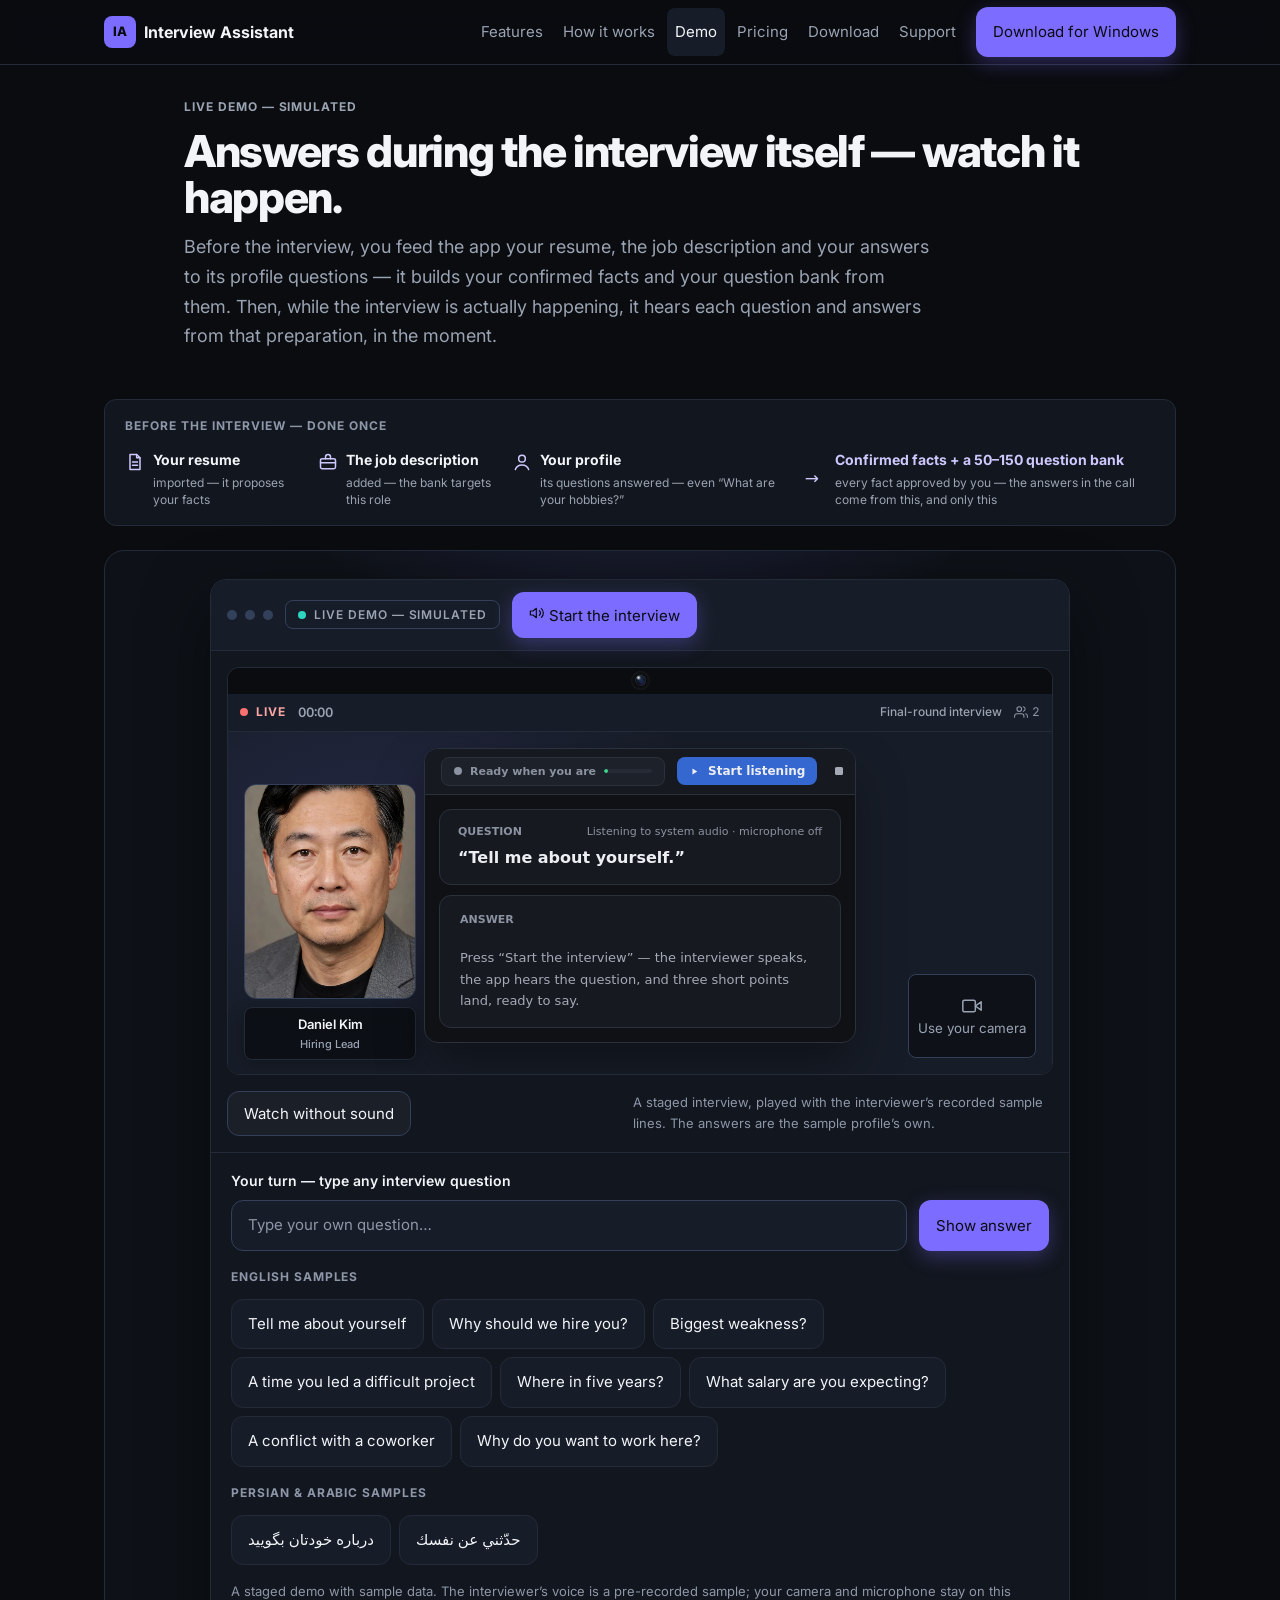
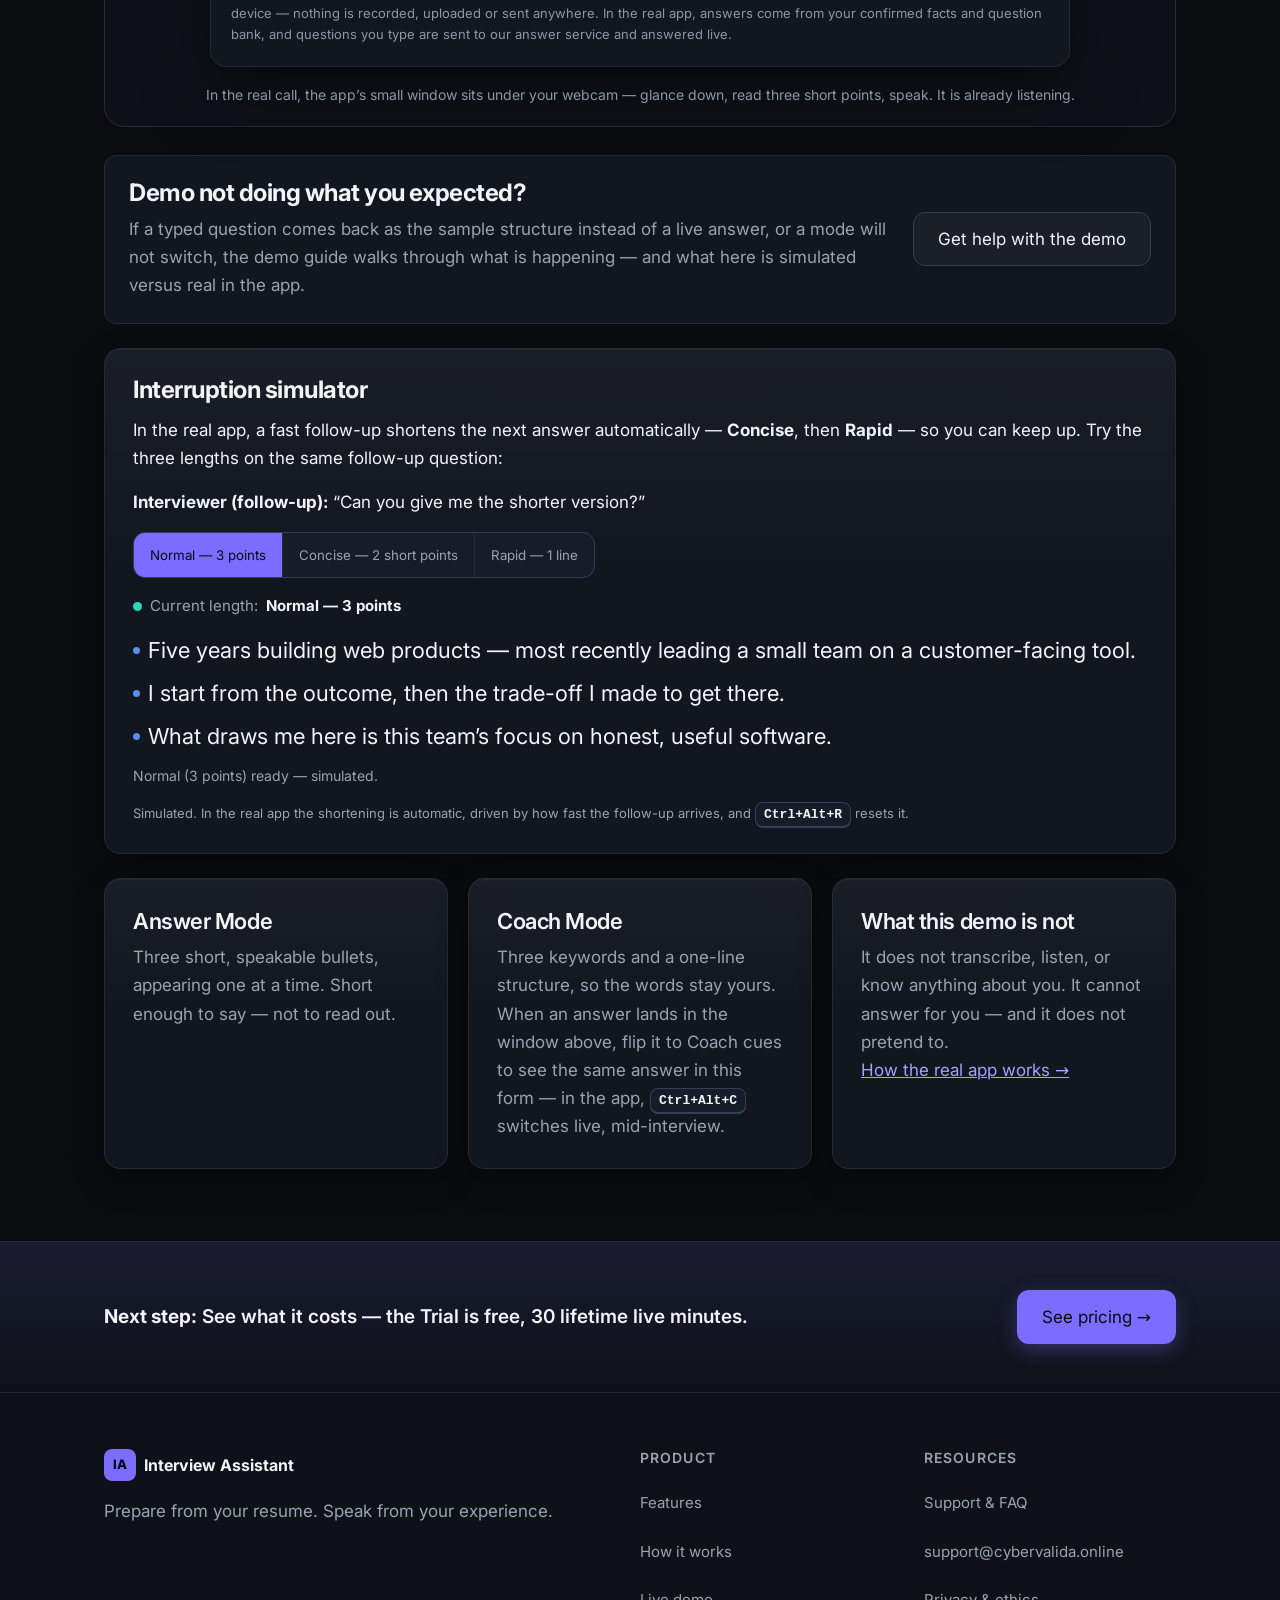
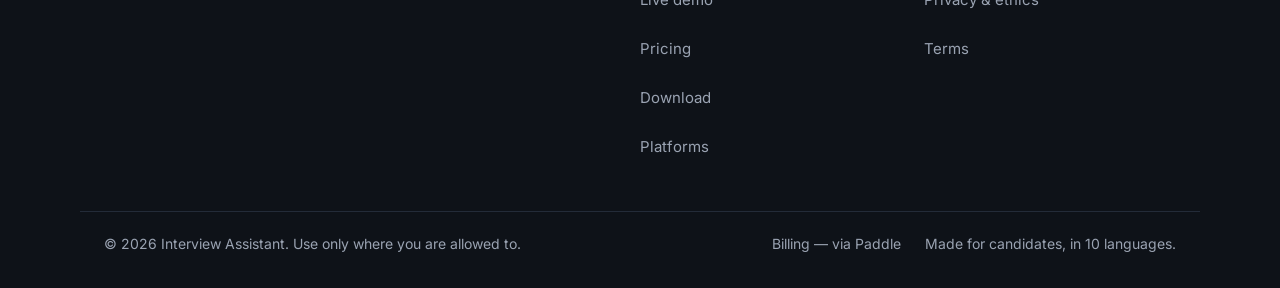
<file: website/demo.html>
<!DOCTYPE html>
<html lang="en">
<head>
<meta charset="utf-8">
<meta name="viewport" content="width=device-width, initial-scale=1">
<meta name="color-scheme" content="dark">
<title>Live demo — Interview Assistant</title>
<meta name="description" content="Watch a simulated live interview: the question heard as it is asked, answered in three short points under the webcam — then ask your own, answered live.">
<meta property="og:title" content="Live demo — Interview Assistant">
<meta property="og:description" content="Watch a simulated live interview: the question heard as it is asked, answered in three short points under the webcam — then ask your own, answered live.">
<meta property="og:type" content="website">
<meta name="twitter:card" content="summary_large_image">
<link rel="preload" href="fonts/inter-latin.woff2" as="font" type="font/woff2" crossorigin>
<link rel="stylesheet" href="styles.css">
<link rel="icon" type="image/svg+xml" href="favicon.svg">
<meta property="og:image" content="https://cybervalida.online/og-image.png">
<link rel="canonical" href="https://cybervalida.online/demo.html">
<meta property="og:url" content="https://cybervalida.online/demo.html">
<meta name="theme-color" content="#0a0c10">
<meta name="twitter:image" content="https://cybervalida.online/og-image.png">
<script type="application/ld+json">
{
  "@context": "https://schema.org",
  "@type": "SoftwareApplication",
  "name": "Interview Assistant",
  "url": "https://cybervalida.online/",
  "applicationCategory": "BusinessApplication",
  "operatingSystem": "Windows 10, Windows 11",
  "inLanguage": "en",
  "description": "Interview preparation and practice coach for Windows, with a live assist mode for interviews where assistance is permitted.",
  "offers": [
    {"@type": "Offer", "name": "Trial", "price": "0", "priceCurrency": "USD"},
    {"@type": "Offer", "description": "Indicative Paddle sandbox reference price. Final live price to be confirmed before checkout opens.", "name": "Pro"}
  ]
}
</script>
</head>
<body>
  <div id="ia-growth-bar" hidden></div>
<a class="skip-link" href="#main">Skip to content</a>
<header class="site-header">
  <div class="container header-inner">
    <a class="brand" href="index.html" aria-label="Interview Assistant — home">
      <span class="brand-mark" aria-hidden="true">IA</span>
      <span class="brand-name">Interview Assistant</span>
    </a>
    <button class="nav-toggle" type="button" aria-expanded="false" aria-controls="site-nav" aria-label="Menu">
      <span class="nav-toggle-bars" aria-hidden="true"><span></span><span></span></span>
    </button>
    <nav id="site-nav" class="site-nav" aria-label="Main">
      <a href="index.html" class="nav-mobile-only">Home</a>
        <a href="features.html">Features</a>
      <a href="how-it-works.html">How it works</a>
      <a href="demo.html" aria-current="page">Demo</a>
      <a href="pricing.html">Pricing</a>
      <a href="download.html">Download</a>
      <a href="platforms.html" class="nav-mobile-only">Platforms</a>
      <a href="support.html">Support</a>
      <span class="nav-menu-foot">
        <a class="btn btn-primary nav-menu-cta" href="download.html">Download for Windows</a>
        <span class="nav-menu-legal">
          <a href="privacy.html">Privacy</a>
          <a href="terms.html">Terms</a>
        </span>
      </span>
    </nav>
    <a class="btn btn-primary btn-small" href="download.html">Download for Windows</a>
  </div>
</header>
<main id="main" tabindex="-1">
  <section class="page-hero">
    <div class="container narrow">
      <p class="eyebrow">Live demo — simulated</p>
      <h1>Answers during the interview itself — watch it happen.</h1>
      <p class="lead">Before the interview, you feed the app your resume, the job description and your answers to its profile questions — it builds your confirmed facts and your question bank from them. Then, while the interview is actually happening, it hears each question and answers from that preparation, in the moment.</p>
    </div>
  </section>
  <section class="section" aria-label="Demo">
    <div class="container">
      <!-- Step 73: the preparation chain, shown not told — the scene's
           answers are only as strong as what was fed in before the
           interview: resume + job description + a completed profile. -->
      <div class="prep-band" aria-label="Before the interview — the preparation the answers come from">
        <p class="prep-band-title">Before the interview — done once</p>
        <div class="prep-flow">
          <ul class="prep-list">
            <li>
              <svg viewBox="0 0 24 24" fill="none" stroke="currentColor" stroke-width="1.8" stroke-linecap="round" stroke-linejoin="round" aria-hidden="true"><path d="M6 3h8l4 4v14H6z"/><path d="M14 3v4h4"/><path d="M9 12h6"/><path d="M9 16h6"/></svg>
              <span class="prep-item-text"><strong>Your resume</strong><small>imported — it proposes your facts</small></span>
            </li>
            <li>
              <svg viewBox="0 0 24 24" fill="none" stroke="currentColor" stroke-width="1.8" stroke-linecap="round" stroke-linejoin="round" aria-hidden="true"><rect x="3" y="8" width="18" height="12" rx="2"/><path d="M9 8V6a3 3 0 0 1 6 0v2"/><path d="M3 13h18"/></svg>
              <span class="prep-item-text"><strong>The job description</strong><small>added — the bank targets this role</small></span>
            </li>
            <li>
              <svg viewBox="0 0 24 24" fill="none" stroke="currentColor" stroke-width="1.8" stroke-linecap="round" stroke-linejoin="round" aria-hidden="true"><circle cx="12" cy="8" r="4"/><path d="M4 21c1.5-4 5-5.5 8-5.5s6.5 1.5 8 5.5"/></svg>
              <span class="prep-item-text"><strong>Your profile</strong><small>its questions answered — even “What are your hobbies?”</small></span>
            </li>
          </ul>
          <p class="prep-note">Its questions answered — even “What are your hobbies?”</p>
          <span class="prep-arrow" aria-hidden="true">→</span>
          <p class="prep-out"><strong>Confirmed facts + a 50–150 question bank</strong><small>every fact approved by you — the answers in the call come from this, and only this</small></p>
        </div>
      </div>

      <div class="demo-stage">
      <div class="demo" id="demo" aria-labelledby="demo-title">
        <div class="demo-head">
          <span class="demo-dots" aria-hidden="true"><i></i><i></i><i></i></span>
          <span class="pill"><span class="dot" aria-hidden="true"></span> Live demo — simulated</span>
          <span class="demo-title-visually-hidden" id="demo-title">Live demo</span>
          <!-- Step 78: the labelled Start button lives in the demo head,
               in the first screenful — it used to sit below the fold in
               the scene controls while the hint named it. Hidden until
               JS unhides it at boot, so it is never a dead control. -->
          <button type="button" class="btn btn-primary btn-small" id="scene-start" hidden><svg viewBox="0 0 24 24" fill="none" stroke="currentColor" stroke-width="1.8" stroke-linecap="round" stroke-linejoin="round" aria-hidden="true"><path d="M11 5L6 9H2v6h4l5 4V5z"/><path d="M15.5 8.5a5 5 0 0 1 0 7"/><path d="M18.6 5.4a9 9 0 0 1 0 13.2"/></svg> Start the interview</button>
          <!-- Step 82: the Answer | Coach tabs are gone from the head.
               Coach is taught inside the window instead — when an
               answer settles, a flip under it shows the same answer
               as Coach cues (see #coach-flip in the window body). -->
        </div>
        <div class="demo-body">
          <!-- Step 73: the scene — a video call in progress, staged.
               The app's small window sits under the webcam, as it does
               in a real call. The static content below is the settled
               scene (the no-JS / reduced-motion state); JS replays it
               as a timed scene — Step 74's full arc: listening,
               transcript, detection, points, the candidate answering,
               an ambush follow-up, two more exchanges, the close. -->
          <div class="call-stage" id="call-stage">
            <!-- Under-the-webcam staging (owner clarification,
                 2026-11-22): the frame's own top bezel carries a
                 real camera lens — dark glass, no text, no glow,
                 no chip — and the app window hangs centred
                 directly beneath it, the way the app sits under
                 the user's webcam in a real call. This is
                 hardware staging, not a label: the three marker
                 forms (pill, strip, notch) stay removed. -->
            <div class="call-bezel" aria-hidden="true"><span class="call-lens"></span></div>
            <div class="call-bar">
              <span class="live-chip"><span class="live-dot" aria-hidden="true"></span>Live</span>
              <span class="call-clock" id="scene-clock" aria-hidden="true">00:00</span>
              <span class="call-bar-meta"><span class="call-bar-title">Final-round interview</span><span class="call-bar-people"><svg viewBox="0 0 24 24" fill="none" stroke="currentColor" stroke-width="1.8" stroke-linecap="round" stroke-linejoin="round" aria-hidden="true"><path d="M17 21v-2a4 4 0 0 0-4-4H5a4 4 0 0 0-4 4v2"/><circle cx="9" cy="7" r="4"/><path d="M23 21v-2a4 4 0 0 0-3-3.87"/><path d="M16 3.13a4 4 0 0 1 0 7.75"/></svg>2</span></span>
            </div>
            <!-- The webcam MARKER stays removed (owner decision,
                 2026-11-22): three label forms were built and
                 rejected on the owner's phone — a pill on the
                 window's rim (Step 79), an in-flow bezel strip
                 (Step 79b), a zero-height notch on the frame's top
                 border (Step 81). What replaced them is not a
                 fourth label but the staging above: a hardware
                 lens in the frame's bezel and the window hanging
                 beneath it — the feeling, conveyed, not captioned. -->
            <div class="call-main">
            <!-- Spotlight (Phase 1): the field's backdrop shade —
                 the tile's gradient quiets to flat while the
                 interviewer is up close; geometry and behaviour
                 live in styles.css + spotlight.js. -->
            <div class="spotlight-shade" aria-hidden="true"></div>
            <div class="call-tile" id="call-tile">
              <!-- Step 75 (Avatar Step A): the live interviewer avatar —
                   one synthetic persona, pre-rendered presence loops
                   (idle / listening / thinking / greeting). The frame
                   stays hidden until the Step 75 driver in avatar.js takes
                   over; without JS, or if a loop fails to load, the
                   glyph design below remains exactly as it was. -->
              <div class="avatar-frame" id="avatar-frame" hidden aria-hidden="true">
                <video class="avatar-video is-front" id="avatar-video-a" muted loop playsinline preload="auto"></video>
                <video class="avatar-video" id="avatar-video-b" muted loop playsinline preload="none"></video>
              </div>
              <!-- Spotlight (Phase 1): the whole avatar frame is
                   the tap target — a real button overlaying the
                   frame (spotlight.js unhides it only while a
                   living persona is present; the glyph fallback
                   gets no toggle).
                   Step 87: the corners-out "expand" glyph that
                   rode the frame's corner is DELETED (owner's
                   ruling: it made the small tile uglier, and no
                   call app ships a persistent badge). The tile
                   rests clean; discoverability is the Lean-In —
                   a one-time lean + sonar ring performance with
                   one bare whisper line (spotlight.js), retired
                   forever on first use or after two showings. -->
              <button type="button" class="avatar-toggle" id="avatar-toggle" aria-expanded="false" aria-label="See the interviewer up close" hidden></button>
              <svg class="call-avatar" viewBox="0 0 24 24" fill="none" stroke="currentColor" stroke-width="1.5" stroke-linecap="round" aria-hidden="true"><circle cx="12" cy="8" r="4"/><path d="M4 21c1.5-4 5-5.5 8-5.5s6.5 1.5 8 5.5"/></svg>
              <!-- Step 84: there is no second caption between the
                   hero frame and the window. The Spotlight mirror
                   that lived here duplicated the QUESTION card's
                   sentence word for word (owner's ruling); the
                   card is the single transcription surface.
                   Step 90 (addendum C): the caption ELEMENT itself
                   is deleted — in Spotlight its empty box still
                   painted across the portrait's lower fifth (the
                   owner's screenshot). The closing thanks line is
                   carried by the window's status line at every
                   width now (app.js), as narrow layouts already
                   did. No caption element exists anywhere. -->
              <!-- Step 87: the speaking signal lives in the frame
                   (a halo breathing with her real voice envelope)
                   and in this chip (a 3-dot meter stepping with
                   the same level) — the teal waveform bars that
                   painted across her chin and across the camera
                   button are deleted. The meter rides the chip's
                   last line: the chip is bottom-anchored in the
                   band, so the meter's own box can never reach
                   the frame above it. -->
              <span class="call-tile-label"><span class="call-name" id="call-name">Interviewer</span><span class="call-speaking" id="call-speaking" hidden> · speaking</span><span class="call-role" id="call-role"></span></span>
              <!-- Step 87 — the Lean-In's two transient elements:
                   the sonar ring (geometry set from the frame's
                   own box by spotlight.js at performance time, so
                   it matches her rect at every band) and the
                   whisper (one bare line under the participant
                   row, no box, pointer-events: none, zero layout
                   shift). Both exist only during a hint
                   performance or keyboard focus. -->
              <span class="lean-ring" id="lean-ring" aria-hidden="true"></span>
              <p class="spotlight-whisper" id="spotlight-whisper" aria-hidden="true">Tap the interviewer to see her up close.</p>
            </div>
            <div class="call-self" id="call-self"><video id="cam-video" autoplay playsinline muted hidden></video><span class="call-tile-label">You</span><button type="button" class="cam-toggle" id="cam-toggle" aria-pressed="false" aria-label="Use your camera — your video tile" hidden><svg viewBox="0 0 24 24" fill="none" stroke="currentColor" stroke-width="1.8" stroke-linecap="round" stroke-linejoin="round" aria-hidden="true"><path d="M23 7l-7 5 7 5V7z"/><rect x="1" y="5" width="15" height="14" rx="2"/></svg><span id="cam-toggle-text">Use your camera</span></button></div>
            <div class="app-window" id="app-window">
              <div class="app-header">
                <p class="app-pill" id="scene-pill"><span class="app-pill-dot" aria-hidden="true"></span><span id="scene-pill-text">Answer ready</span><span class="app-meter" aria-hidden="true"><i></i></span></p>
                <span class="app-header-controls" aria-hidden="true">
                  <span class="app-start"><span class="app-start-icon"><svg viewBox="0 0 16 16" aria-hidden="true"><path d="M5 3.5 L12 8 L5 12.5 Z" fill="currentColor"/></svg></span><span class="app-start-label">Start listening</span></span>
                  <span class="app-stop"><svg viewBox="0 0 16 16" aria-hidden="true"><rect x="4" y="4" width="8" height="8" rx="1.5" fill="currentColor"/></svg></span>
                  <span class="app-win-btn"><svg viewBox="0 0 16 16" aria-hidden="true"><path d="M4.2 4.2 L11.8 11.8 M11.8 4.2 L4.2 11.8" stroke="currentColor" stroke-width="1.6" stroke-linecap="round" fill="none"/></svg></span>
                </span>
              </div>
              <div class="app-window-body">
                <!-- Step 83: the window body is the app's two boxes —
                     a QUESTION card and an ANSWER card (MainWindow.xaml:
                     QuestionCard over the star-height answer card, 10px
                     apart). The question stack lives in the first; the
                     answer stack, the status line, the sample tag and
                     the Coach flip — all answer furniture — in the
                     second. The old "Interviewer" line is gone: the
                     card label carries it now, as in the app. -->
                <section class="app-card">
                  <div class="app-card-head"><span class="app-card-label">Question</span><span class="app-card-detail">Listening to system audio · microphone off</span></div>
                  <!-- Step 23: the question + answer are stacks of pre-rendered
                       layers (one per sample + mode). The static "tell" content
                       stays as layer 0, so no-JS still shows the demo. -->
                  <div class="demo-question-stack" id="demo-question-stack">
                    <p class="demo-question" id="demo-question">“Tell me about yourself.”</p>
                  </div>
                </section>
                <section class="app-card app-card--answer">
                  <div class="app-card-head"><span class="app-card-label" id="demo-answer-label">Answer</span></div>
                  <div class="demo-answer-stack" id="demo-answer-stack">
                    <ul class="demo-answer" id="demo-answer" aria-busy="false">
                      <li><span class="app-dot" aria-hidden="true"></span><span>Five years building web products — most recently leading a small team on a customer-facing tool.</span></li>
                      <li><span class="app-dot" aria-hidden="true"></span><span>I start from the outcome, then the trade-off I made to get there.</span></li>
                      <li><span class="app-dot" aria-hidden="true"></span><span>What draws me here is this team’s focus on honest, useful software.</span></li>
                    </ul>
                  </div>
                  <p class="demo-status" id="demo-status" role="status">3 points ready — sample.</p>
                  <p class="demo-sample-tag" id="demo-sample-tag" hidden></p>
                  <p class="coach-flip-row" id="coach-flip" hidden><button class="coach-flip-btn" id="coach-flip-btn" type="button"><span class="coach-flip-label">See this answer as Coach cues</span> <span aria-hidden="true">→</span></button></p>
                </section>
              </div>
            </div>
            <!-- Spotlight (Phase 1): the close control — fades in
                 at the field's top-right while she is up close;
                 tapping her again or Escape does the same job. -->
            <button type="button" class="spotlight-close" id="spotlight-close" aria-label="Close the close-up" hidden><svg viewBox="0 0 24 24" fill="none" stroke="currentColor" stroke-width="2" stroke-linecap="round" aria-hidden="true"><path d="M5 5l14 14M19 5L5 19"/></svg></button>
            <!-- Step 89: the camera note lives INSIDE the field
                 (.call-main), as the bottom row's middle element —
                 it was a full-width page paragraph under the stage,
                 clipped at the right edge and running under the
                 sticky bar (owner's screenshot). Placement rules
                 are with .cam-note in the sheet. -->
            <p class="cam-note" id="cam-note" role="status" hidden></p>
            </div>
          </div>
          <div class="scene-controls" id="scene-controls" hidden>
            <a class="btn btn-primary btn-small" id="scene-download" href="download.html" hidden>Download the app</a>
            <button type="button" class="btn btn-secondary btn-small" id="scene-mute" aria-pressed="false" hidden>Sound on</button>
            <button type="button" class="btn btn-secondary btn-small" id="scene-watch">Watch without sound</button>
            <button type="button" class="btn btn-secondary btn-small" id="scene-replay">Replay the scene</button>
            <button type="button" class="scene-skip" id="scene-skip">Skip scene</button>
            <p class="scene-note">A staged interview, played with the interviewer’s recorded sample lines. The answers are the sample profile’s own.</p>
            <p class="scene-sound-note" id="scene-sound-note" role="status" hidden>Sound isn’t available in this browser right now — the interview plays with captions instead.</p>
          </div>
        </div>
        <div class="demo-foot">
          <p class="demo-turn-label">Your turn — type any interview question</p>
          <form id="demo-form">
            <label class="visually-hidden" for="demo-input">Type an interview question</label>
            <input id="demo-input" type="text" autocomplete="off"
              placeholder="Type your own question…">
            <button class="btn btn-primary btn-small" type="submit">Show answer</button>
          </form>

          <p class="chip-group-label">English samples</p>
          <div class="chips chips-big" role="group" aria-label="Sample questions in English">
            <button type="button" class="chip" data-q="tell">Tell me about yourself</button>
            <button type="button" class="chip" data-q="hire">Why should we hire you?</button>
            <button type="button" class="chip" data-q="weakness">Biggest weakness?</button>
            <button type="button" class="chip" data-q="story">A time you led a difficult project</button>
            <button type="button" class="chip" data-q="five">Where in five years?</button>
            <button type="button" class="chip" data-q="salary">What salary are you expecting?</button>
            <button type="button" class="chip" data-q="conflict">A conflict with a coworker</button>
            <button type="button" class="chip" data-q="why">Why do you want to work here?</button>
          </div>
          <p class="chip-group-label">Persian &amp; Arabic samples</p>
          <div class="chips chips-big" role="group" aria-label="Sample questions in Persian and Arabic">
            <button type="button" class="chip" data-q="fa" lang="fa" dir="rtl">درباره خودتان بگویید</button>
            <button type="button" class="chip" data-q="ar" lang="ar" dir="rtl">حدّثني عن نفسك</button>
          </div>
          <p class="demo-note">A staged demo with sample data.
            The interviewer’s voice is a pre-recorded sample; your camera and microphone
            stay on this device — nothing is recorded, uploaded or sent anywhere.
            In the real app, answers come from your confirmed facts and question bank,
            and questions you type are sent to our answer service and answered live.</p>
        </div>
      </div>
      <p class="demo-stage-caption">In the real call, the app’s small window sits under your webcam — glance down, read three short points, speak. It is already listening.</p>
      </div>

      <div class="help-block" id="demo-help">
        <div class="help-block-copy">
          <h2 class="help-block-title">Demo not doing what you expected?</h2>
          <p class="help-block-line">If a typed question comes back as the sample structure instead of a live answer, or a mode will not switch, the demo guide walks through what is happening — and what here is simulated versus real in the app.</p>
          <p class="help-block-note" id="demo-help-note" hidden>Just now, the live answer did not come back for your question, so the demo showed the sample structure instead. That fallback is deliberate — the guide explains it.</p>
        </div>
        <a class="btn btn-secondary" href="support.html?topic=demo">Get help with the demo</a>
      </div>

      <div class="demo-next" id="demo-next" hidden>
        <p class="demo-next-title"><strong id="demo-next-title">Those 3 points take about 30 seconds to say — here’s what 30 trial minutes buys.</strong></p>
        <ol class="journey" aria-label="Your journey so far">
          <li class="is-done"><span aria-hidden="true">✓</span> Demo</li>
          <li><span aria-hidden="true">2</span> Pricing</li>
          <li><span aria-hidden="true">3</span> Download</li>
        </ol>
        <p class="demo-next-text" id="demo-next-text">The Trial gives you 30 lifetime live minutes — about 15 answers like this one. In the real app, the same three points are built from your confirmed resume facts and your prepared question bank — and it remembers the stories you already used, so the next answer reaches for a fresh one.</p>
        <p class="cta-row">
          <a class="btn btn-primary" href="pricing.html#plan-finder">Find your plan →</a>
          <a class="btn btn-secondary" href="download.html">Download for Windows</a>
        </p>
      </div>

      <div class="card interrupt" aria-labelledby="interrupt-title">
        <h2 id="interrupt-title">Interruption simulator</h2>
        <p>In the real app, a fast follow-up shortens the next answer automatically — <strong>Concise</strong>, then <strong>Rapid</strong> — so you can keep up. Try the three lengths on the same follow-up question:</p>
        <p><strong>Interviewer (follow-up):</strong> “Can you give me the shorter version?”</p>
        <div class="seg" role="group" aria-label="Answer length">
          <button class="seg-btn" type="button" id="int-normal" aria-pressed="true">Normal — 3 points</button>
          <button class="seg-btn" type="button" id="int-concise" aria-pressed="false">Concise — 2 short points</button>
          <button class="seg-btn" type="button" id="int-rapid" aria-pressed="false">Rapid — 1 line</button>
        </div>
        <p class="seg-state"><span class="dot" aria-hidden="true"></span><span class="seg-label">Current length:</span> <strong id="int-state">Normal — 3 points</strong></p>
        <div class="demo-answer-stack" id="int-answer-stack">
          <ul class="demo-answer" id="int-answer">
            <li><span class="app-dot" aria-hidden="true"></span><span>Five years building web products — most recently leading a small team on a customer-facing tool.</span></li>
            <li><span class="app-dot" aria-hidden="true"></span><span>I start from the outcome, then the trade-off I made to get there.</span></li>
            <li><span class="app-dot" aria-hidden="true"></span><span>What draws me here is this team’s focus on honest, useful software.</span></li>
          </ul>
        </div>
        <p class="demo-status" id="int-status" role="status">Normal — 3 points ready — simulated.</p>
        <p class="demo-note">Simulated. In the real app the shortening is automatic, driven by how fast the follow-up arrives, and <kbd>Ctrl+Alt+R</kbd> resets it.</p>
      </div>

      <div class="grid grid-3 demo-modes">
        <article class="card">
          <h3>Answer Mode</h3>
          <p>Three short, speakable bullets, appearing one at a time. Short enough to say — not to read out.</p>
        </article>
        <article class="card">
          <h3>Coach Mode</h3>
          <p>Three keywords and a one-line structure, so the words stay yours. When an answer lands in the window above, flip it to Coach cues to see the same answer in this form — in the app, <kbd>Ctrl+Alt+C</kbd> switches live, mid-interview.</p>
        </article>
        <article class="card">
          <h3>What this demo is not</h3>
          <p>It does not transcribe, listen, or know anything about you. It cannot answer for you — and it does not pretend to. <a href="features.html" class="nowrap">How the real app works&nbsp;→</a></p>
        </article>
      </div>
    </div>
  </section>

  <section class="next-band" aria-label="Next step">
    <div class="container">
      <p><strong>Next step:</strong> See what it costs — the Trial is free, 30 lifetime live minutes.</p>
      <a class="btn btn-primary" href="pricing.html">See pricing →</a>
    </div>
  </section>

</main>
<footer class="site-footer">
  <div class="container footer-grid">
    <div>
      <a class="brand" href="index.html" aria-label="Interview Assistant — home"><span class="brand-mark" aria-hidden="true">IA</span>
        <span class="brand-name">Interview Assistant</span></a>
      <p class="muted">Prepare from your resume. Speak from your experience.</p>
    </div>
    <nav aria-label="Product">
      <h3>Product</h3>
      <a href="features.html">Features</a>
      <a href="how-it-works.html">How it works</a>
      <a href="demo.html">Live demo</a>
      <a href="pricing.html">Pricing</a>
      <a href="download.html">Download</a>
      <a href="platforms.html">Platforms</a>
    </nav>
    <nav aria-label="Resources">
      <h3>Resources</h3>
      <a href="support.html">Support &amp; FAQ</a>
      <a href="mailto:support@cybervalida.online">support@cybervalida.online</a>
      <a href="privacy.html">Privacy &amp; ethics</a>
      <a href="terms.html">Terms</a>
    </nav>
  </div>
  <div class="container footer-bottom">
    <p>© 2026 Interview Assistant. Use only where you are allowed to.</p>
    <div class="footer-bottom-right">
      <a href="pricing.html">Billing — via Paddle</a>
      <p class="muted">Made for candidates, in 10 languages.</p>
    </div>
  </div>
</footer>
<div class="sticky-cta" id="sticky-cta" hidden>
  <p class="sticky-cta-text">Interview Assistant for Windows — free Trial, 30 live minutes.</p>
  <a class="btn btn-primary btn-small" href="download.html">Download for Windows</a>
  <a class="btn btn-secondary btn-small" href="pricing.html">See pricing</a>
  <button class="sticky-cta-close" type="button" id="sticky-cta-close" aria-label="Dismiss">×</button>
</div>
<script src="app.js"></script>
<script src="avatar.js"></script>
<script src="spotlight.js"></script>
</body>
</html>
</file>
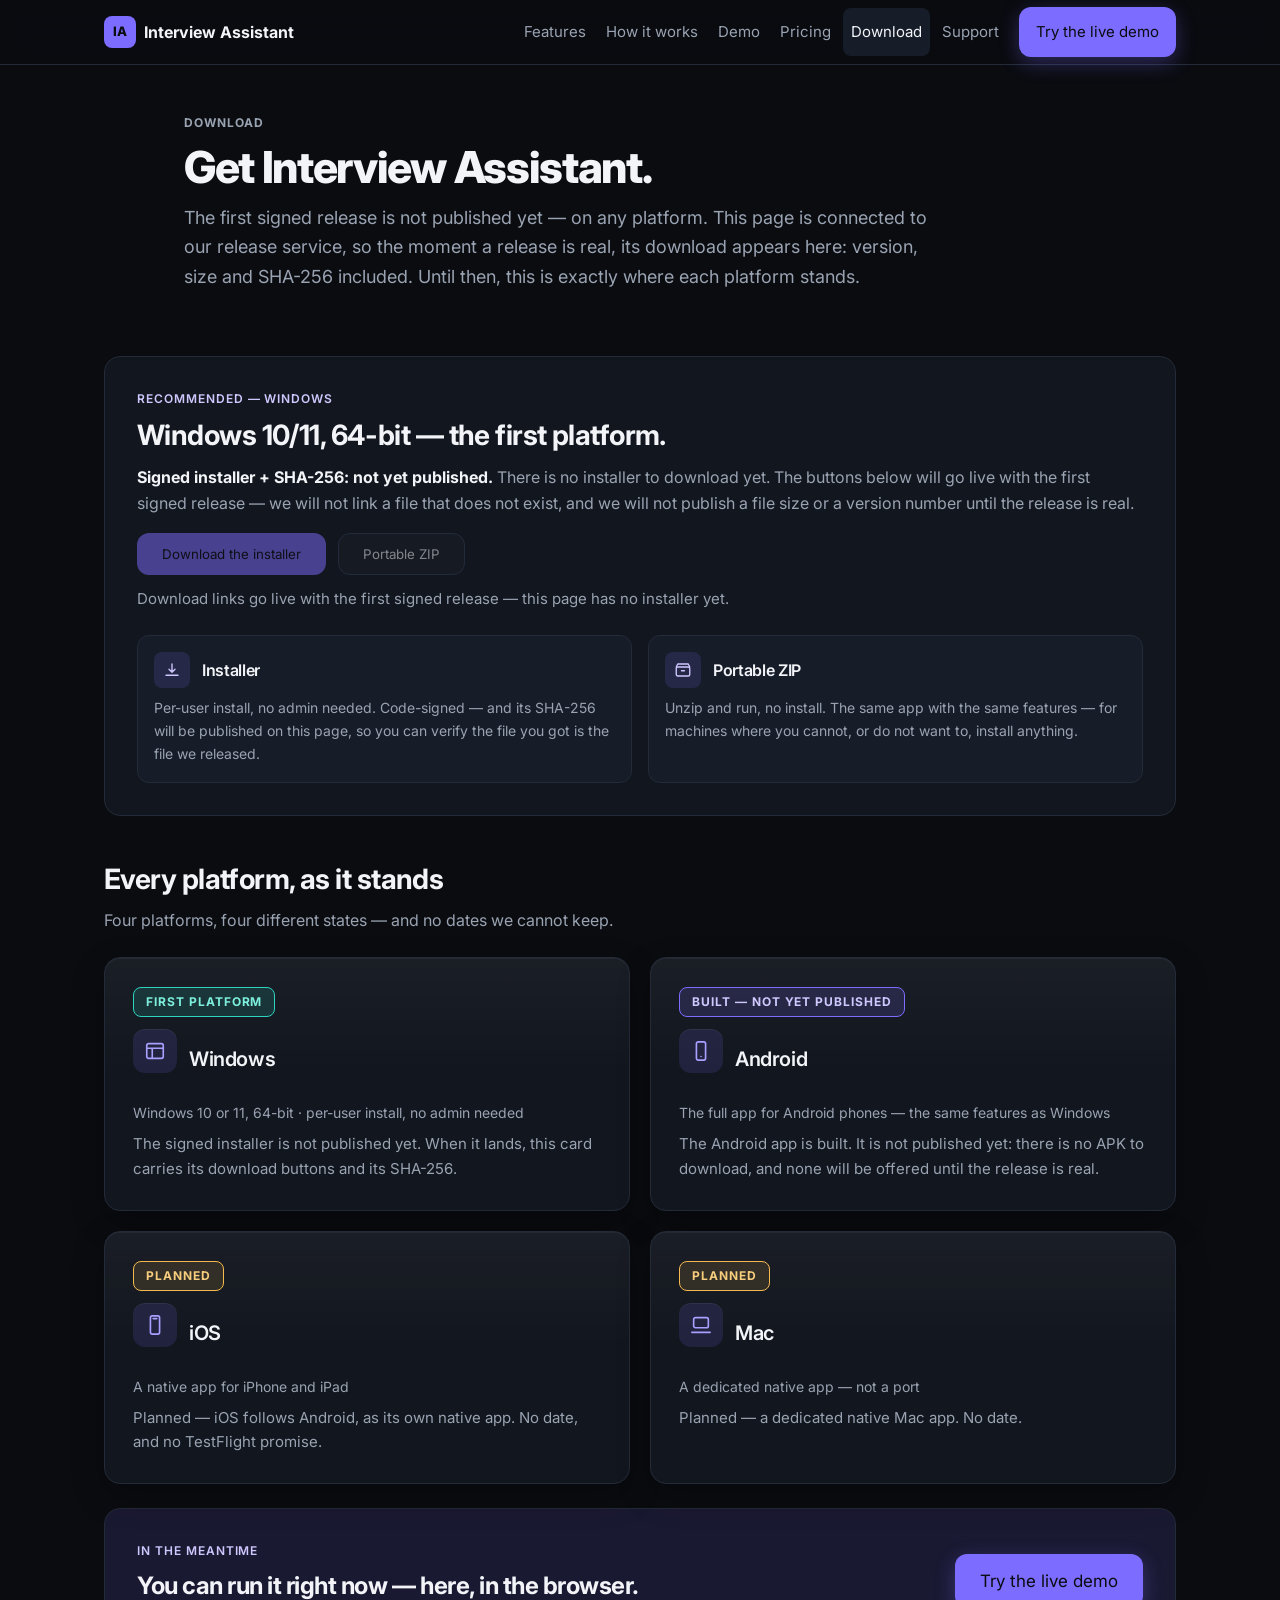
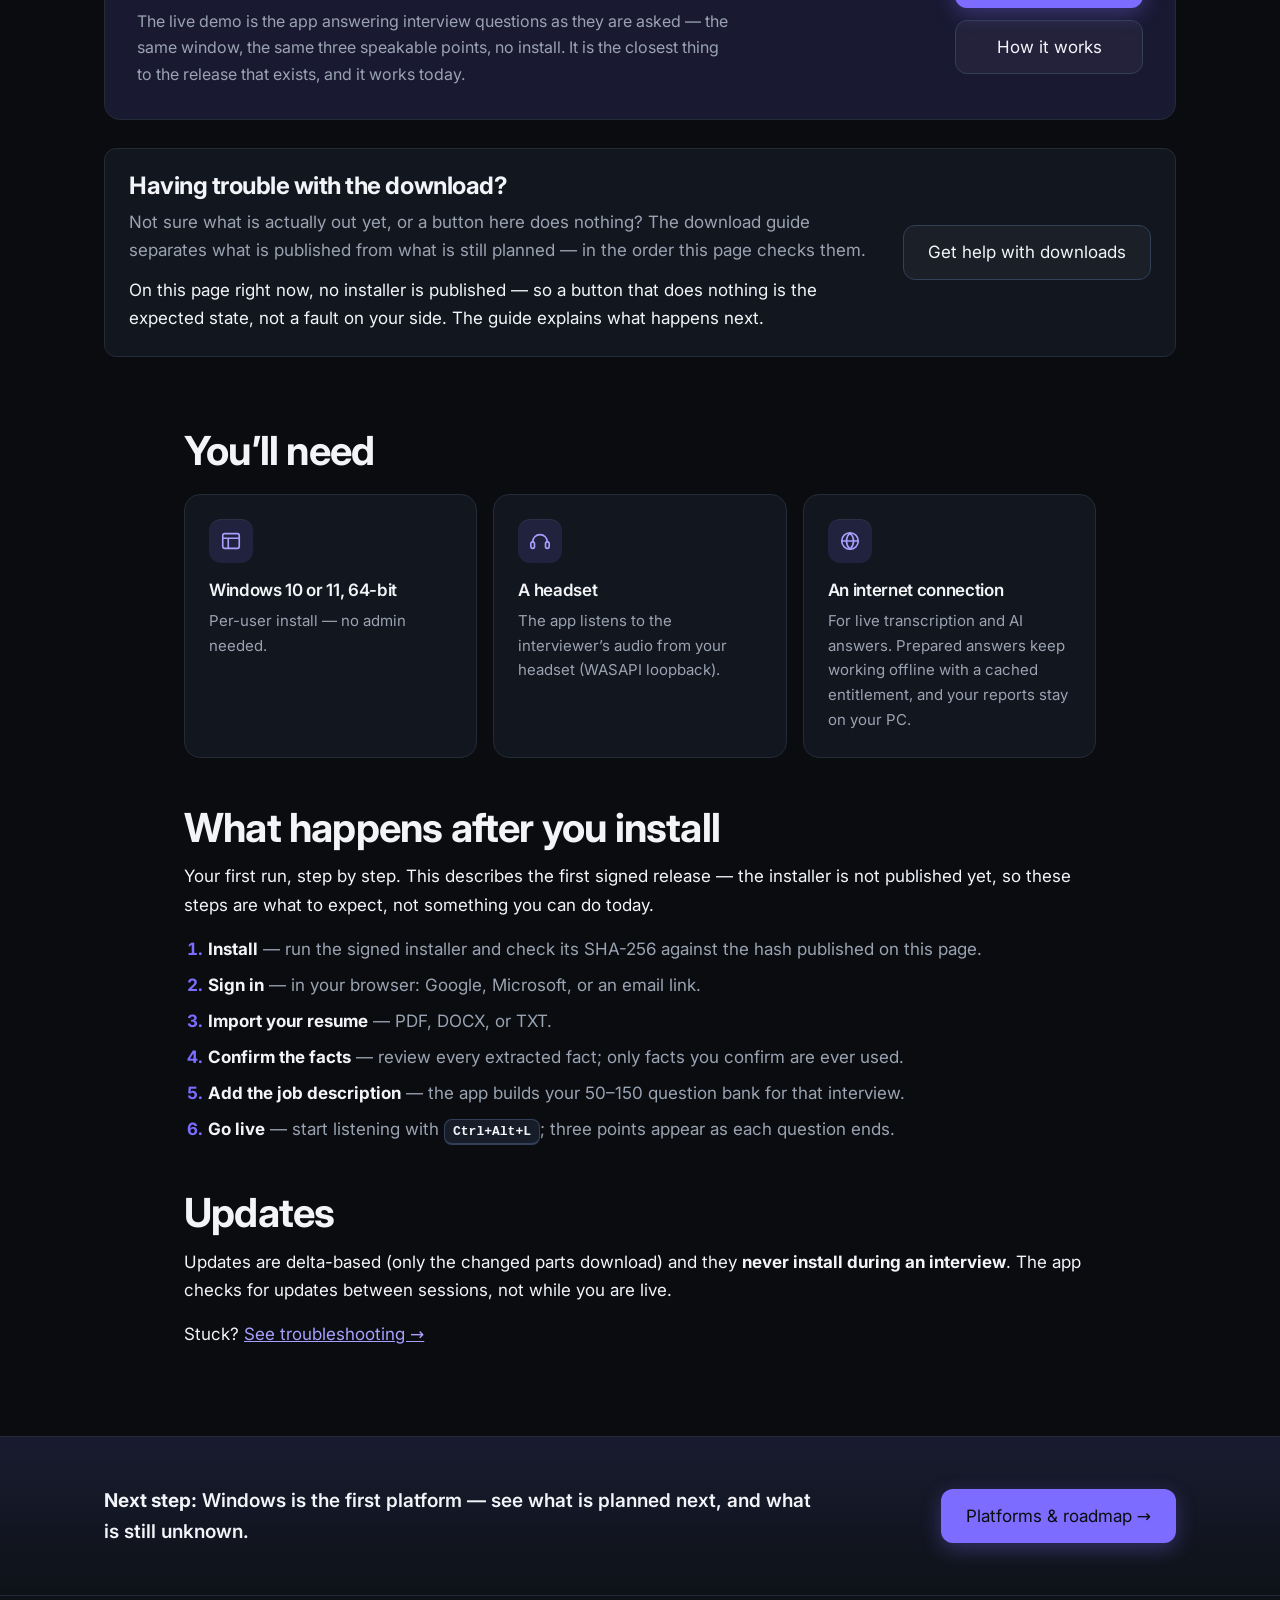
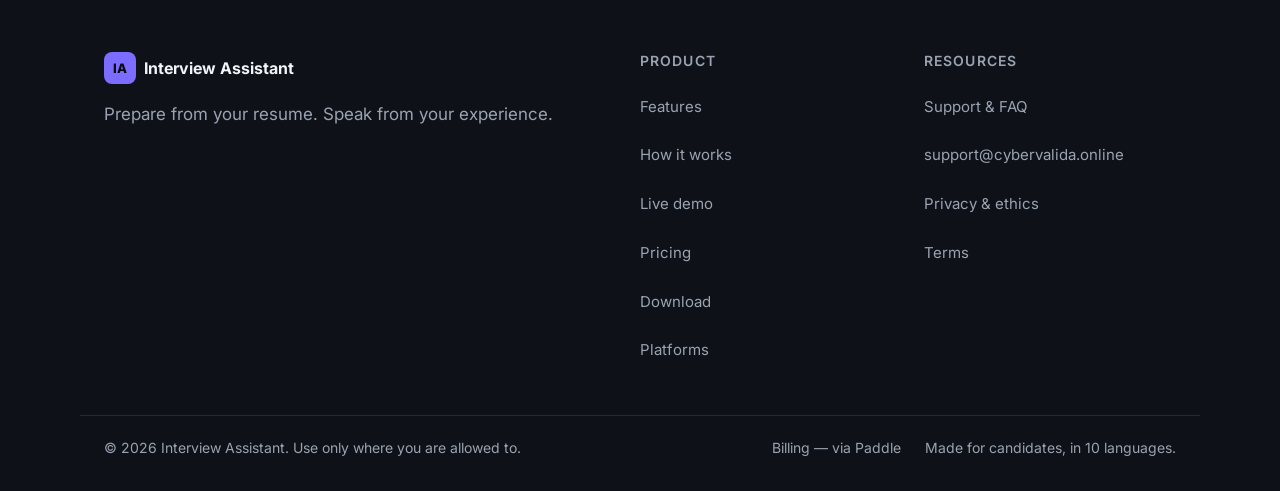
<file: website/download.html>
<!DOCTYPE html>
<html lang="en">
<head>
<meta charset="utf-8">
<meta name="viewport" content="width=device-width, initial-scale=1">
<meta name="color-scheme" content="dark">
<title>Download — Interview Assistant</title>
<meta name="description" content="Get Interview Assistant. Nothing is published yet — this page shows exactly where each platform stands, and it links only files that actually exist.">
<meta property="og:title" content="Download — Interview Assistant">
<meta property="og:description" content="Get Interview Assistant. Nothing is published yet — this page shows exactly where each platform stands, and it links only files that actually exist.">
<meta property="og:type" content="website">
<meta name="twitter:card" content="summary_large_image">
<link rel="preload" href="fonts/inter-latin.woff2" as="font" type="font/woff2" crossorigin>
<link rel="stylesheet" href="styles.css">
<link rel="icon" type="image/svg+xml" href="favicon.svg">
<meta property="og:image" content="https://cybervalida.online/og-image.png">
<link rel="canonical" href="https://cybervalida.online/download.html">
<meta property="og:url" content="https://cybervalida.online/download.html">
<meta name="theme-color" content="#0a0c10">
<meta name="twitter:image" content="https://cybervalida.online/og-image.png">
<script type="application/ld+json">
{
  "@context": "https://schema.org",
  "@type": "SoftwareApplication",
  "name": "Interview Assistant",
  "url": "https://cybervalida.online/",
  "applicationCategory": "BusinessApplication",
  "operatingSystem": "Windows 10, Windows 11",
  "inLanguage": "en",
  "description": "Interview preparation and practice coach for Windows, with a live assist mode for interviews where assistance is permitted.",
  "offers": [
    {"@type": "Offer", "name": "Trial", "price": "0", "priceCurrency": "USD"},
    {"@type": "Offer", "description": "Indicative Paddle sandbox reference price. Final live price to be confirmed before checkout opens.", "name": "Pro"}
  ]
}
</script>
</head>
<body>
  <div id="ia-growth-bar" hidden></div>
<a class="skip-link" href="#main">Skip to content</a>
<header class="site-header">
  <div class="container header-inner">
    <a class="brand" href="index.html" aria-label="Interview Assistant — home">
      <span class="brand-mark" aria-hidden="true">IA</span>
      <span class="brand-name">Interview Assistant</span>
    </a>
    <button class="nav-toggle" type="button" aria-expanded="false" aria-controls="site-nav" aria-label="Menu">
      <span class="nav-toggle-bars" aria-hidden="true"><span></span><span></span></span>
    </button>
    <nav id="site-nav" class="site-nav" aria-label="Main">
      <a href="index.html" class="nav-mobile-only">Home</a>
        <a href="features.html">Features</a>
      <a href="how-it-works.html">How it works</a>
      <a href="demo.html">Demo</a>
      <a href="pricing.html">Pricing</a>
      <a href="download.html" aria-current="page">Download</a>
      <a href="platforms.html" class="nav-mobile-only">Platforms</a>
      <a href="support.html">Support</a>
      <span class="nav-menu-foot">
        <a class="btn btn-primary nav-menu-cta" href="demo.html">Try the live demo</a>
        <span class="nav-menu-legal">
          <a href="privacy.html">Privacy</a>
          <a href="terms.html">Terms</a>
        </span>
      </span>
    </nav>
    <a class="btn btn-primary btn-small" href="demo.html">Try the live demo</a>
  </div>
</header>
<main id="main" tabindex="-1">
  <section class="page-hero">
    <div class="container narrow">
      <p class="eyebrow">Download</p>
      <h1>Get Interview Assistant.</h1>
      <p class="lead">The first signed release is not published yet — on any platform. This page is connected to our release service, so the moment a release is real, its download appears here: version, size and SHA-256 included. Until then, this is exactly where each platform stands.</p>
    </div>
  </section>
  <section class="section" aria-label="Download Interview Assistant">
    <div class="container">
      <div class="dl-rec" id="dl-rec">
        <p class="dl-rec-label" id="dl-rec-label">Recommended — Windows</p>
        <h2 class="dl-rec-title" id="dl-rec-title">Windows 10/11, 64-bit — the first platform.</h2>
        <p class="dl-rec-status" id="dl-rec-status"><strong>Signed installer + SHA-256: not yet published.</strong> There is no installer to download yet. The buttons below will go live with the first signed release — we will not link a file that does not exist, and we will not publish a file size or a version number until the release is real.</p>
        <p class="dl-rec-detected" id="dl-rec-detected" hidden></p>
        <div class="dl-rec-live" id="dl-rec-live" hidden></div>
        <p class="cta-row dl-rec-actions" id="dl-rec-actions">
          <button class="btn btn-primary" type="button" id="dl-installer" disabled aria-disabled="true">Download the installer</button>
          <button class="btn btn-secondary" type="button" id="dl-portable" disabled aria-disabled="true">Portable ZIP</button>
        </p>
        <p class="download-note" id="download-note" role="status">Download links go live with the first signed release — this page has no installer yet.</p>
        <div class="dlx-artifacts">
          <div class="dlx-artifact">
            <div class="dlx-artifact-head">
              <span class="dlx-artifact-icon" aria-hidden="true"><svg viewBox="0 0 24 24" fill="none" stroke="currentColor" stroke-width="1.8" stroke-linecap="round" stroke-linejoin="round"><path d="M12 4v11m0 0l-4-4m4 4l4-4"/><path d="M4 19h16"/></svg></span>
              <h3>Installer</h3>
            </div>
            <p>Per-user install, no admin needed. Code-signed — and its SHA-256 will be published on this page, so you can verify the file you got is the file we released.</p>
          </div>
          <div class="dlx-artifact">
            <div class="dlx-artifact-head">
              <span class="dlx-artifact-icon" aria-hidden="true"><svg viewBox="0 0 24 24" fill="none" stroke="currentColor" stroke-width="1.8" stroke-linecap="round" stroke-linejoin="round"><rect x="3" y="8" width="18" height="12" rx="2"/><path d="M3 8l2-4h14l2 4M10 13h4"/></svg></span>
              <h3>Portable ZIP</h3>
            </div>
            <p>Unzip and run, no install. The same app with the same features — for machines where you cannot, or do not want to, install anything.</p>
          </div>
        </div>
      </div>

      <div class="dl-after" id="dl-after" hidden>
        <h2 class="dl-after-title">Your download has started.</h2>
        <p class="dl-after-text" id="dl-after-text"></p>
        <div id="dl-after-sha"></div>
        <p class="dl-after-steps">Next: run the file, sign in, import your resume, confirm the facts — the full first-run list is <a href="#after-install">below</a>.</p>
      </div>

      <h2 class="dlx-board-title">Every platform, as it stands</h2>
      <p class="dlx-board-line">Four platforms, four different states — and no dates we cannot keep.</p>

      <div class="grid grid-2 dl-cards" id="dl-platforms">
        <article class="card dl-card" data-platform="windows">
          <p class="dlx-card-badge"><span class="badge badge-now">First platform</span></p>
          <div class="dl-card-head">
            <span class="icon" aria-hidden="true"><svg viewBox="0 0 24 24" fill="none" stroke="currentColor" stroke-width="1.8" stroke-linecap="round" stroke-linejoin="round"><rect x="3" y="4" width="18" height="16" rx="2"/><path d="M3 9h18M9 9v11"/></svg></span>
            <h3>Windows</h3>
          </div>
          <p class="dl-card-req">Windows 10 or 11, 64-bit · per-user install, no admin needed</p>
          <p class="dl-card-status">The signed installer is not published yet. When it lands, this card carries its download buttons and its SHA-256.</p>
          <div class="dl-card-live" hidden></div>
        </article>
        <article class="card dl-card" data-platform="android">
          <p class="dlx-card-badge"><span class="badge badge-current">Built — not yet published</span></p>
          <div class="dl-card-head">
            <span class="icon" aria-hidden="true"><svg viewBox="0 0 24 24" fill="none" stroke="currentColor" stroke-width="1.8" stroke-linecap="round" stroke-linejoin="round"><rect x="7" y="2" width="10" height="20" rx="2"/><path d="M12 18h.01"/></svg></span>
            <h3>Android</h3>
          </div>
          <p class="dl-card-req">The full app for Android phones — the same features as Windows</p>
          <p class="dl-card-status">The Android app is built. It is not published yet: there is no APK to download, and none will be offered until the release is real.</p>
          <div class="dl-card-live" hidden></div>
        </article>
        <article class="card dl-card" data-platform="ios">
          <p class="dlx-card-badge"><span class="badge badge-plan">Planned</span></p>
          <div class="dl-card-head">
            <span class="icon" aria-hidden="true"><svg viewBox="0 0 24 24" fill="none" stroke="currentColor" stroke-width="1.8" stroke-linecap="round" stroke-linejoin="round"><rect x="7" y="2" width="10" height="20" rx="2"/><path d="M10 5h4"/></svg></span>
            <h3>iOS</h3>
          </div>
          <p class="dl-card-req">A native app for iPhone and iPad</p>
          <p class="dl-card-status">Planned — iOS follows Android, as its own native app. No date, and no TestFlight promise.</p>
          <div class="dl-card-live" hidden></div>
        </article>
        <article class="card dl-card" data-platform="mac">
          <p class="dlx-card-badge"><span class="badge badge-plan">Planned</span></p>
          <div class="dl-card-head">
            <span class="icon" aria-hidden="true"><svg viewBox="0 0 24 24" fill="none" stroke="currentColor" stroke-width="1.8" stroke-linecap="round" stroke-linejoin="round"><rect x="4" y="4" width="16" height="11" rx="2"/><path d="M2 20h20"/></svg></span>
            <h3>Mac</h3>
          </div>
          <p class="dl-card-req">A dedicated native app — not a port</p>
          <p class="dl-card-status">Planned — a dedicated native Mac app. No date.</p>
          <div class="dl-card-live" hidden></div>
        </article>
      </div>

      <div class="dlx-meanwhile">
        <div class="dlx-meanwhile-copy">
          <p class="dlx-meanwhile-eyebrow">In the meantime</p>
          <h2 class="dlx-meanwhile-title">You can run it right now — here, in the browser.</h2>
          <p class="dlx-meanwhile-line">The live demo is the app answering interview questions as they are asked — the same window, the same three speakable points, no install. It is the closest thing to the release that exists, and it works today.</p>
        </div>
        <div class="dlx-meanwhile-actions">
          <a class="btn btn-primary" href="demo.html">Try the live demo</a>
          <a class="btn btn-secondary" href="how-it-works.html">How it works</a>
        </div>
      </div>

      <div class="help-block" id="download-help">
        <div class="help-block-copy">
          <h2 class="help-block-title">Having trouble with the download?</h2>
          <p class="help-block-line">Not sure what is actually out yet, or a button here does nothing? The download guide separates what is published from what is still planned — in the order this page checks them.</p>
          <p class="help-block-note" id="dl-help-state" hidden>On this page right now, no installer is published — so a button that does nothing is the expected state, not a fault on your side. The guide explains what happens next.</p>
        </div>
        <a class="btn btn-secondary" href="support.html?topic=download">Get help with downloads</a>
      </div>

      <section class="dl-whatsnew" id="dl-whatsnew" hidden aria-labelledby="dl-whatsnew-title">
        <h2 id="dl-whatsnew-title">What’s new</h2>
        <div id="dl-whatsnew-body"></div>
      </section>

      <section class="dl-all" id="dl-all" hidden aria-labelledby="dl-all-title">
        <h2 id="dl-all-title">All downloads</h2>
        <div id="dl-all-body"></div>
      </section>
    </div>
  </section>

  <section class="section" aria-label="About the download">
    <div class="container narrow">
      <h2>You’ll need</h2>
      <div class="req-grid">
        <div class="req-item">
          <div class="icon" aria-hidden="true"><svg viewBox="0 0 24 24" fill="none" stroke="currentColor" stroke-width="1.8" stroke-linecap="round" stroke-linejoin="round"><rect x="3" y="4" width="18" height="16" rx="2"/><path d="M3 9h18M9 9v11"/></svg></div>
          <h3>Windows 10 or 11, 64-bit</h3>
          <p>Per-user install — no admin needed.</p>
        </div>
        <div class="req-item">
          <div class="icon" aria-hidden="true"><svg viewBox="0 0 24 24" fill="none" stroke="currentColor" stroke-width="1.8" stroke-linecap="round" stroke-linejoin="round"><path d="M4 13a8 8 0 0 1 16 0"/><rect x="2" y="13" width="4" height="7" rx="2"/><rect x="18" y="13" width="4" height="7" rx="2"/></svg></div>
          <h3>A headset</h3>
          <p>The app listens to the interviewer’s audio from your headset (WASAPI loopback).</p>
        </div>
        <div class="req-item">
          <div class="icon" aria-hidden="true"><svg viewBox="0 0 24 24" fill="none" stroke="currentColor" stroke-width="1.8" stroke-linecap="round" stroke-linejoin="round"><circle cx="12" cy="12" r="9"/><path d="M3 12h18M12 3c2.5 2.6 3.9 5.7 3.9 9S14.5 18.4 12 21c-2.5-2.6-3.9-5.7-3.9-9S9.5 5.6 12 3z"/></svg></div>
          <h3>An internet connection</h3>
          <p>For live transcription and AI answers. Prepared answers keep working offline with a cached entitlement, and your reports stay on your PC.</p>
        </div>
      </div>

      <h2 id="after-install">What happens after you install</h2>
      <p>Your first run, step by step. This describes the first signed release — the installer is not published yet, so these steps are what to expect, not something you can do today.</p>
      <ol class="numbered">
        <li><strong>Install</strong> — run the signed installer and check its SHA-256 against the hash published on this page.</li>
        <li><strong>Sign in</strong> — in your browser: Google, Microsoft, or an email link.</li>
        <li><strong>Import your resume</strong> — PDF, DOCX, or TXT.</li>
        <li><strong>Confirm the facts</strong> — review every extracted fact; only facts you confirm are ever used.</li>
        <li><strong>Add the job description</strong> — the app builds your 50–150 question bank for that interview.</li>
        <li><strong>Go live</strong> — start listening with <kbd>Ctrl+Alt+L</kbd>; three points appear as each question ends.</li>
      </ol>

      <h2>Updates</h2>
      <p>Updates are delta-based (only the changed parts download) and they <strong>never install during an interview</strong>. The app checks for updates between sessions, not while you are live.</p>
      <p>Stuck? <a href="support.html">See troubleshooting →</a></p>
    </div>
  </section>

  <section class="next-band" aria-label="Next step">
    <div class="container">
      <p><strong>Next step:</strong> Windows is the first platform — see what is planned next, and what is still unknown.</p>
      <a class="btn btn-primary" href="platforms.html">Platforms &amp; roadmap →</a>
    </div>
  </section>
</main>
<footer class="site-footer">
  <div class="container footer-grid">
    <div>
      <a class="brand" href="index.html" aria-label="Interview Assistant — home"><span class="brand-mark" aria-hidden="true">IA</span>
        <span class="brand-name">Interview Assistant</span></a>
      <p class="muted">Prepare from your resume. Speak from your experience.</p>
    </div>
    <nav aria-label="Product">
      <h3>Product</h3>
      <a href="features.html">Features</a>
      <a href="how-it-works.html">How it works</a>
      <a href="demo.html">Live demo</a>
      <a href="pricing.html">Pricing</a>
      <a href="download.html">Download</a>
      <a href="platforms.html">Platforms</a>
    </nav>
    <nav aria-label="Resources">
      <h3>Resources</h3>
      <a href="support.html">Support &amp; FAQ</a>
      <a href="mailto:support@cybervalida.online">support@cybervalida.online</a>
      <a href="privacy.html">Privacy &amp; ethics</a>
      <a href="terms.html">Terms</a>
    </nav>
  </div>
  <div class="container footer-bottom">
    <p>© 2026 Interview Assistant. Use only where you are allowed to.</p>
    <div class="footer-bottom-right">
      <a href="pricing.html">Billing — via Paddle</a>
      <p class="muted">Made for candidates, in 10 languages.</p>
    </div>
  </div>
</footer>
<script src="app.js"></script>
</body>
</html>
</file>
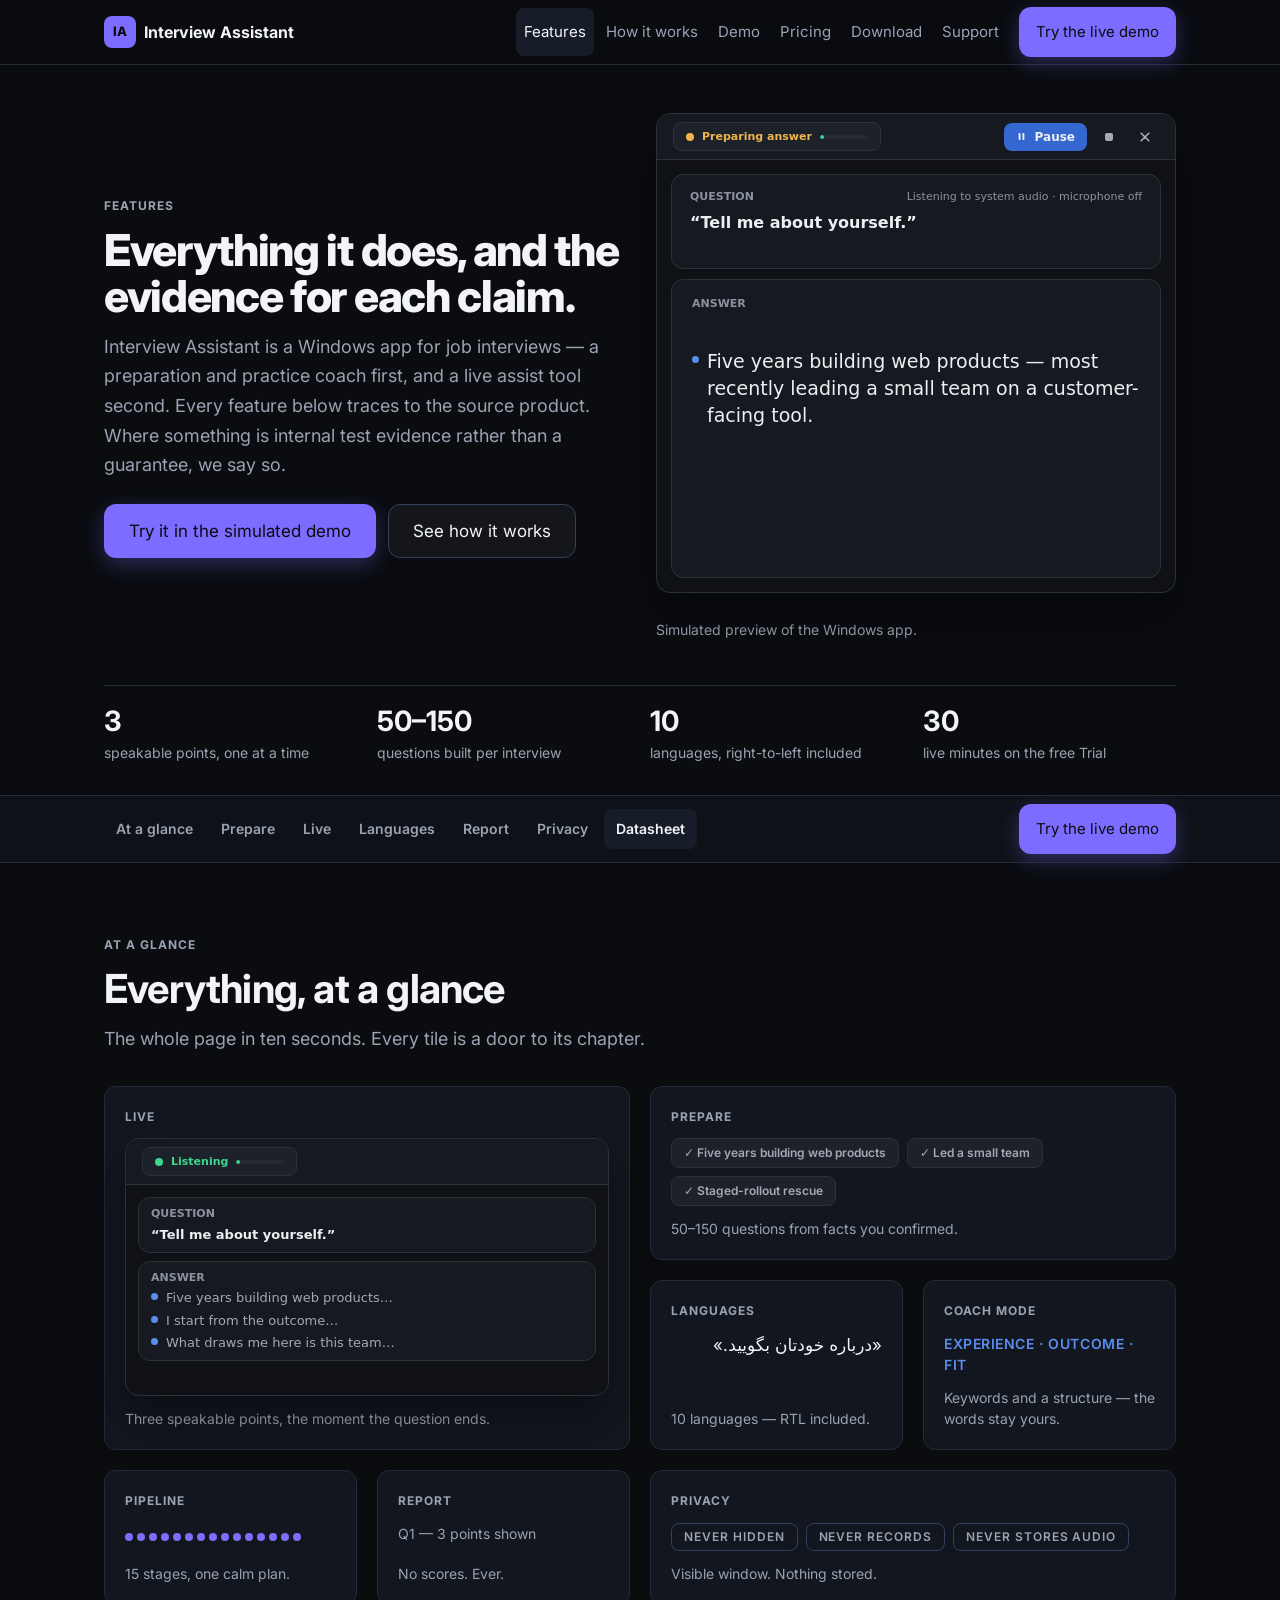
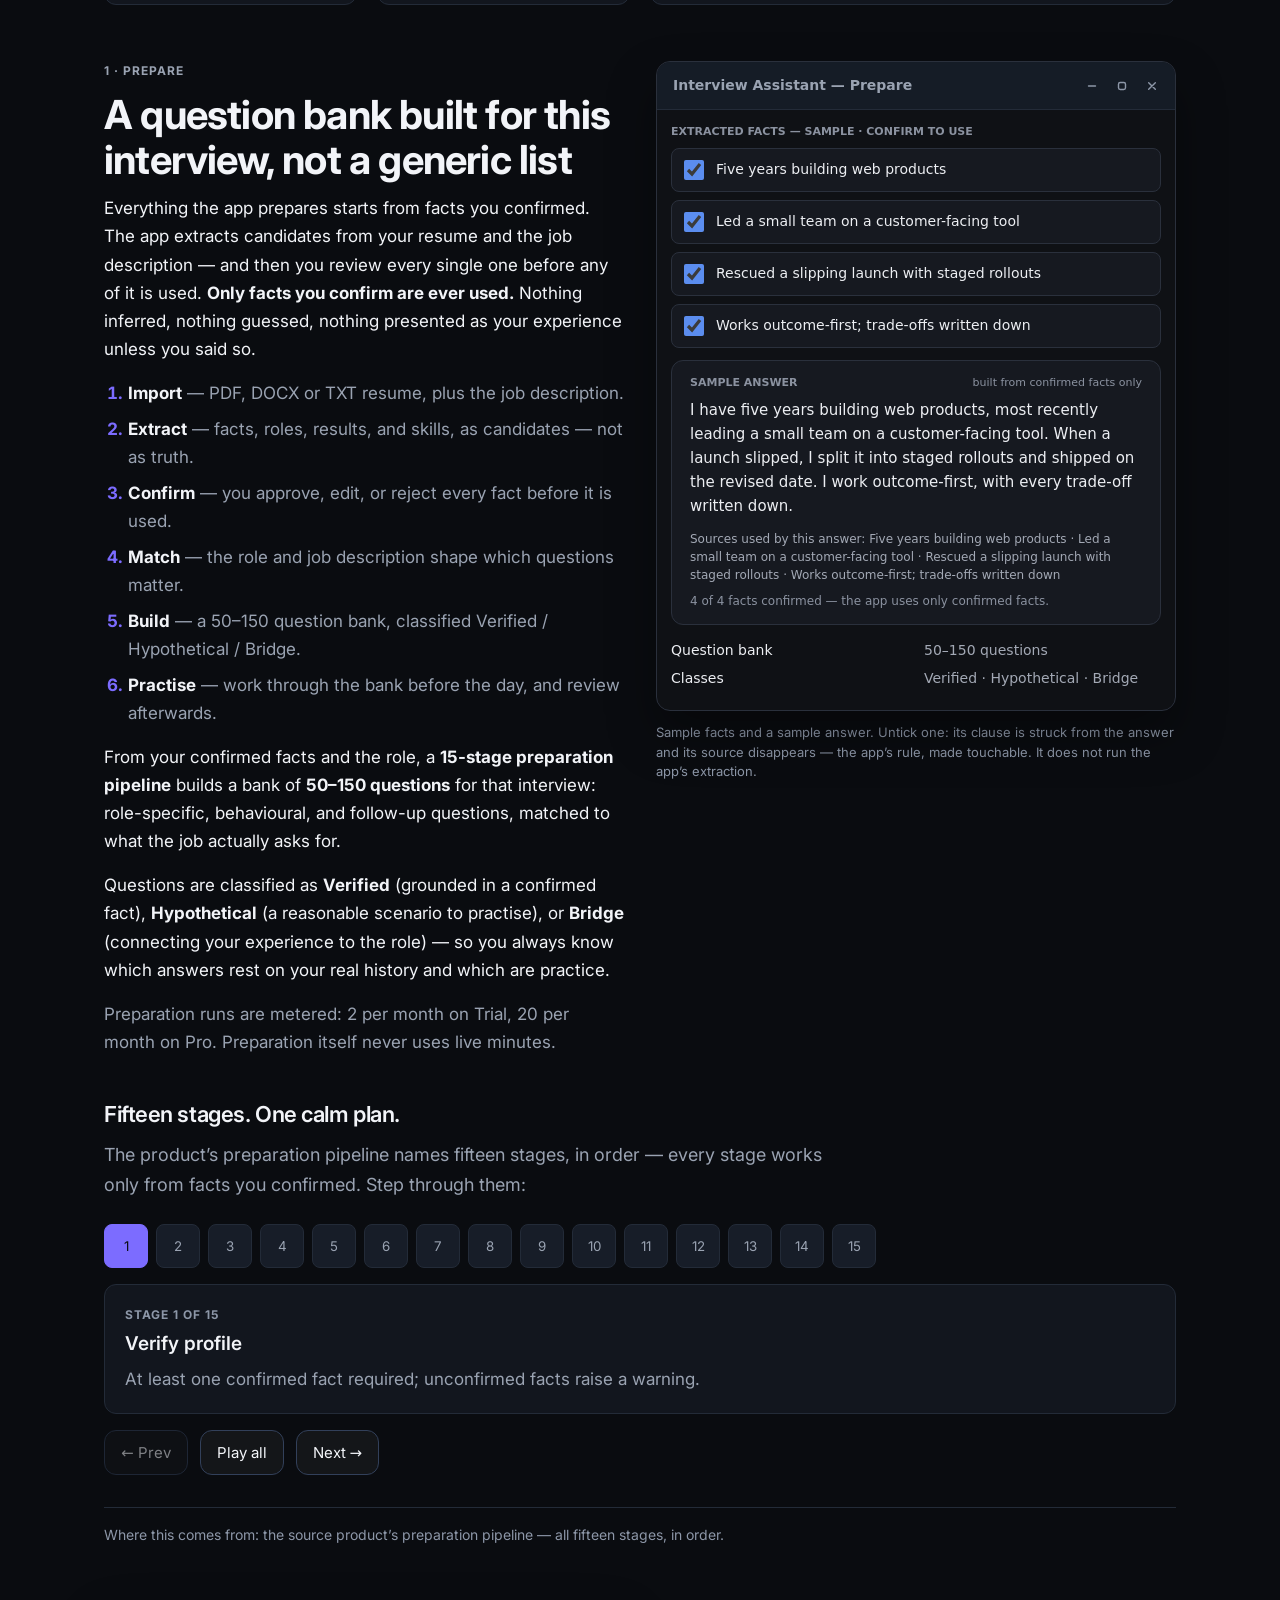
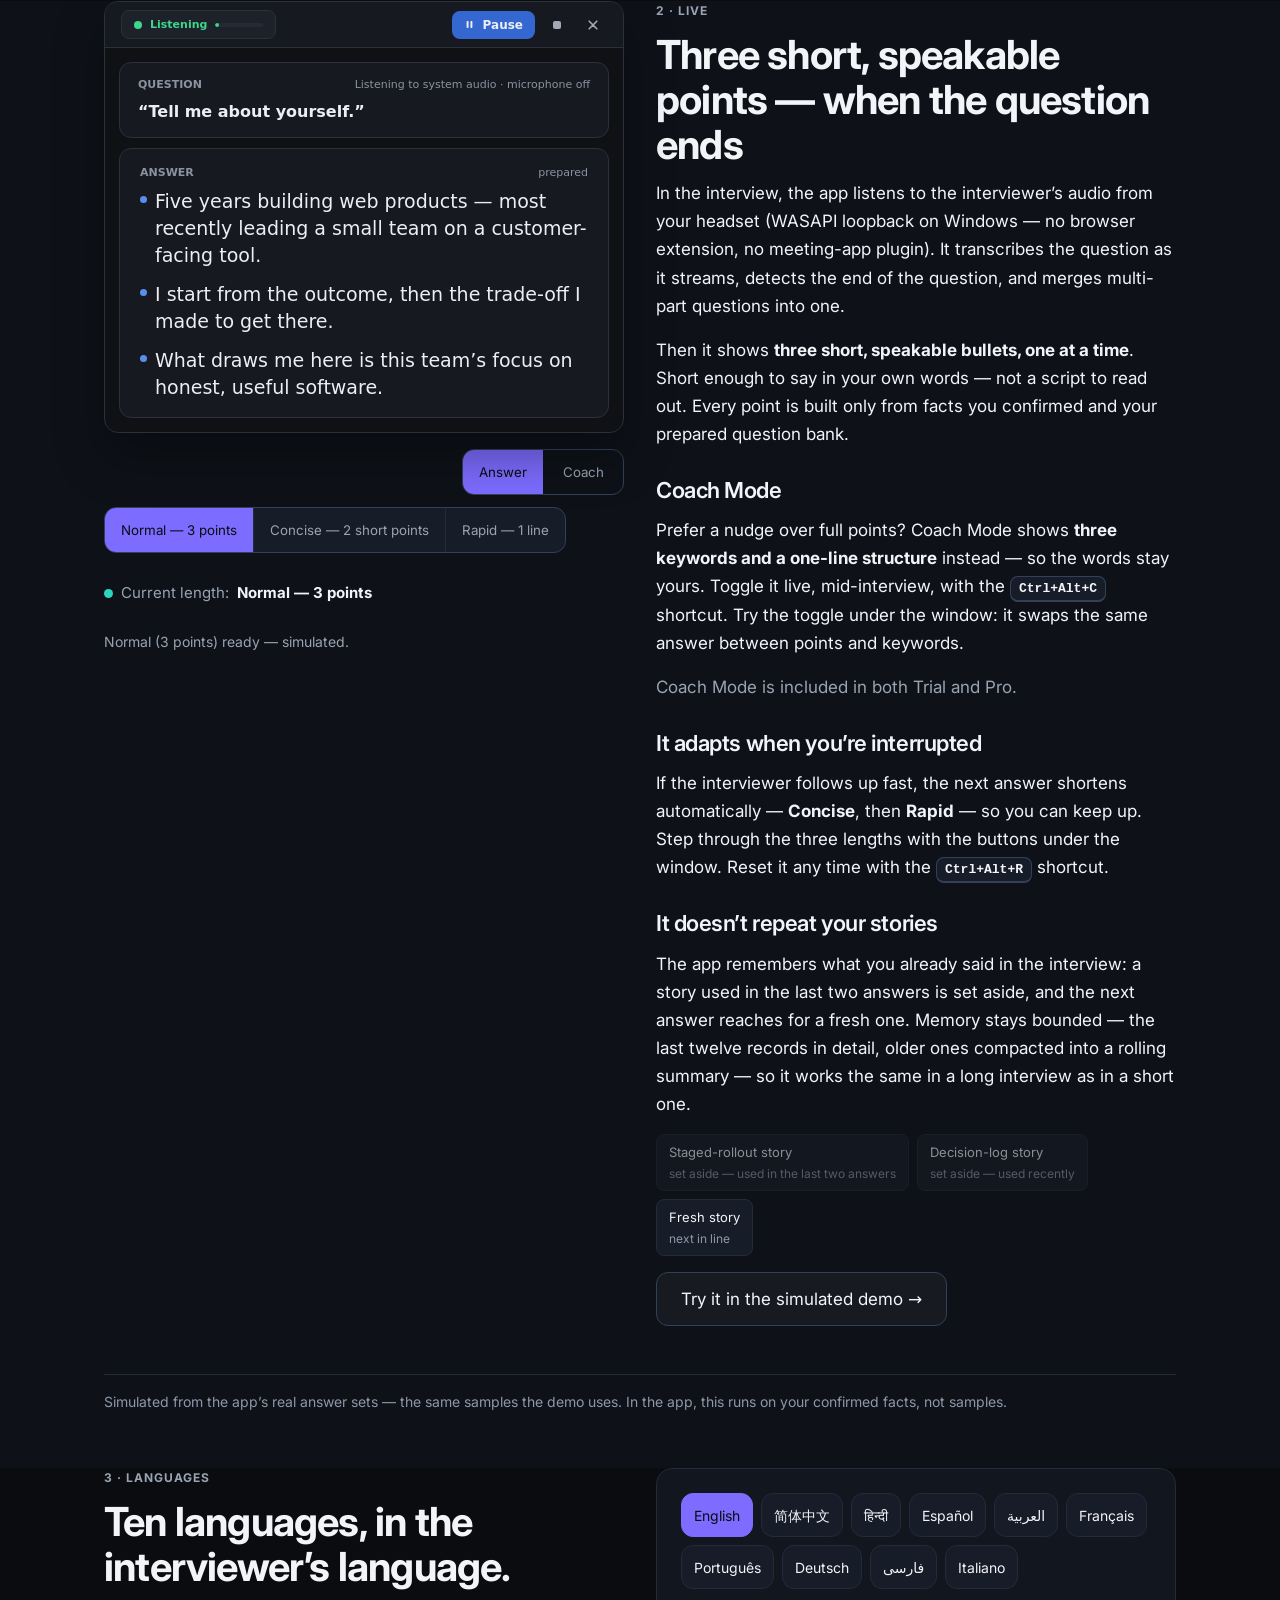
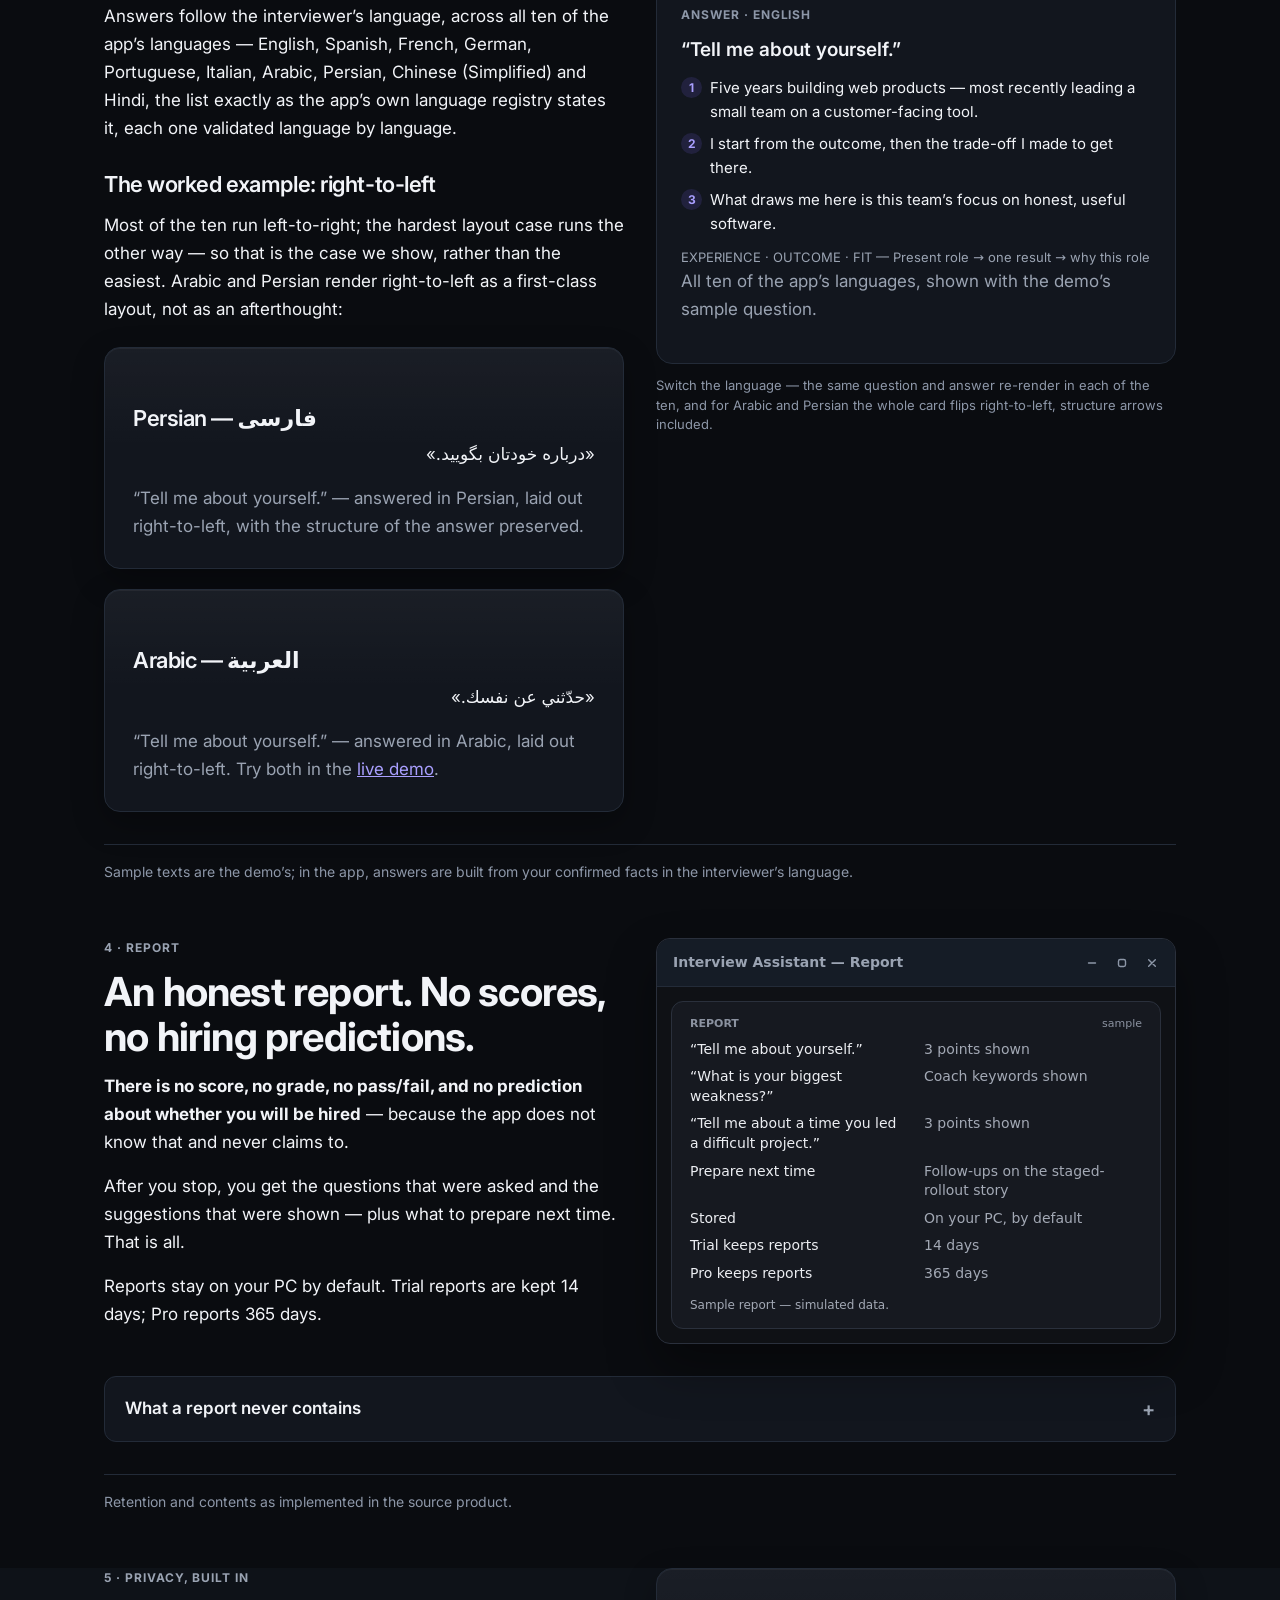
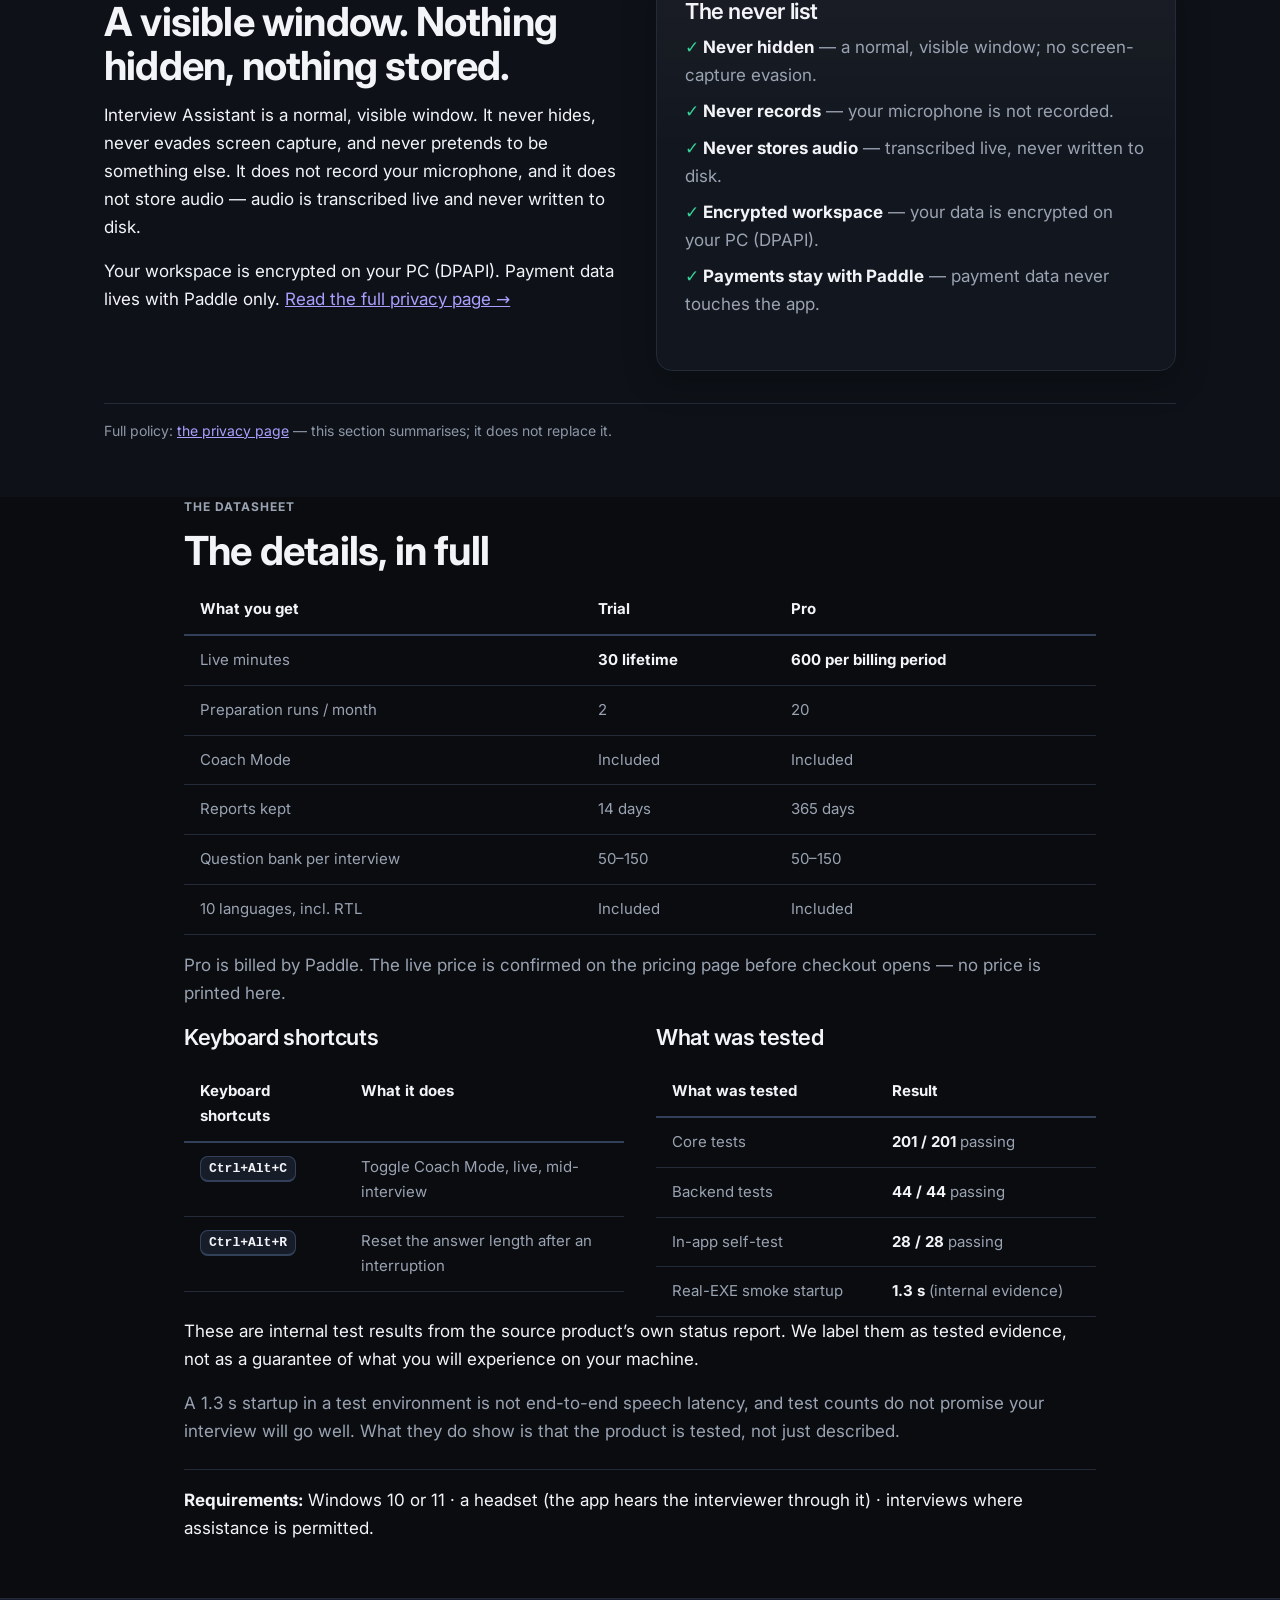
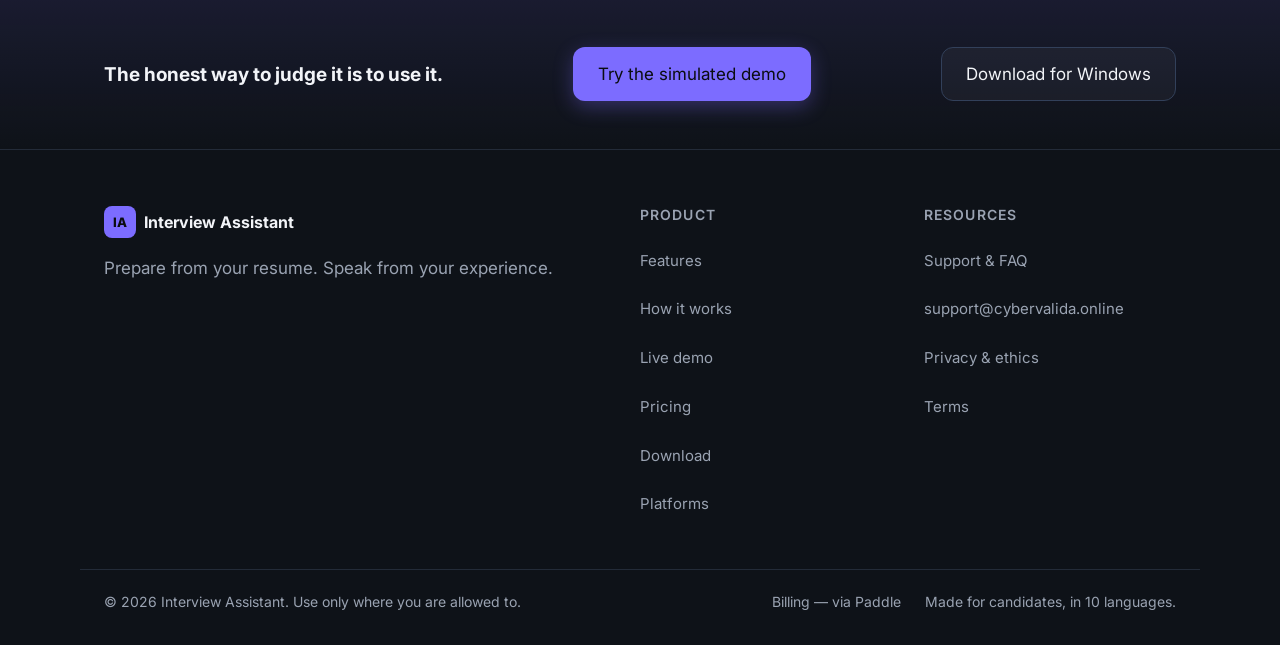
<file: website/features.html>
<!DOCTYPE html>
<html lang="en">
<head>
<meta charset="utf-8">
<meta name="viewport" content="width=device-width, initial-scale=1">
<meta name="color-scheme" content="dark">
<title>Features — Interview Assistant</title>
<meta name="description" content="Prepare from your resume, get three speakable points live, Coach Mode, 10 languages with RTL, adaptive answers, and an honest report.">
<meta property="og:title" content="Features — Interview Assistant">
<meta property="og:description" content="Prepare from your resume, get three speakable points live, Coach Mode, 10 languages with RTL, adaptive answers, and an honest report.">
<meta property="og:type" content="website">
<meta name="twitter:card" content="summary_large_image">
<link rel="preload" href="fonts/inter-latin.woff2" as="font" type="font/woff2" crossorigin>
<link rel="stylesheet" href="styles.css">
<link rel="icon" type="image/svg+xml" href="favicon.svg">
<meta property="og:image" content="https://cybervalida.online/og-image.png">
<link rel="canonical" href="https://cybervalida.online/features.html">
<meta property="og:url" content="https://cybervalida.online/features.html">
<meta name="theme-color" content="#0a0c10">
<meta name="twitter:image" content="https://cybervalida.online/og-image.png">
<script type="application/ld+json">
{
  "@context": "https://schema.org",
  "@type": "SoftwareApplication",
  "name": "Interview Assistant",
  "url": "https://cybervalida.online/",
  "applicationCategory": "BusinessApplication",
  "operatingSystem": "Windows 10, Windows 11",
  "inLanguage": "en",
  "description": "Interview preparation and practice coach for Windows, with a live assist mode for interviews where assistance is permitted.",
  "offers": [
    {"@type": "Offer", "name": "Trial", "price": "0", "priceCurrency": "USD"},
    {"@type": "Offer", "description": "Indicative Paddle sandbox reference price. Final live price to be confirmed before checkout opens.", "name": "Pro"}
  ]
}
</script>
</head>
<body>
  <div id="ia-growth-bar" hidden></div>
<a class="skip-link" href="#main">Skip to content</a>
<header class="site-header">
  <div class="container header-inner">
    <a class="brand" href="index.html" aria-label="Interview Assistant — home">
      <span class="brand-mark" aria-hidden="true">IA</span>
      <span class="brand-name">Interview Assistant</span>
    </a>
    <button class="nav-toggle" type="button" aria-expanded="false" aria-controls="site-nav" aria-label="Menu">
      <span class="nav-toggle-bars" aria-hidden="true"><span></span><span></span></span>
    </button>
    <nav id="site-nav" class="site-nav" aria-label="Main">
      <a href="index.html" class="nav-mobile-only">Home</a>
        <a href="features.html" aria-current="page">Features</a>
      <a href="how-it-works.html">How it works</a>
      <a href="demo.html">Demo</a>
      <a href="pricing.html">Pricing</a>
      <a href="download.html">Download</a>
      <a href="platforms.html" class="nav-mobile-only">Platforms</a>
      <a href="support.html">Support</a>
      <span class="nav-menu-foot">
        <a class="btn btn-primary nav-menu-cta" href="demo.html">Try the live demo</a>
        <span class="nav-menu-legal">
          <a href="privacy.html">Privacy</a>
          <a href="terms.html">Terms</a>
        </span>
      </span>
    </nav>
    <a class="btn btn-primary btn-small" href="demo.html">Try the live demo</a>
  </div>
</header>
<main id="main" tabindex="-1">
  <!-- Step 59 — Concept F, "One Window, Five Chapters": the hero stages
       one simulated live moment in the faithful app window. Step 60 —
       UX revision: the bounded bento band now sits directly under the
       chapter nav as the page's map, then five chapters (Prepare ·
       Live · Languages · Report · Privacy), each with one focal
       working mechanic, and a datasheet close. Every window is a
       depiction, labelled simulated; every number traces to the
       source product. -->
  <section class="page-hero feat-hero">
    <div class="container feat-hero-grid">
      <div>
        <p class="eyebrow">Features</p>
        <h1>Everything it does, and the evidence for each claim.</h1>
        <p class="lead">Interview Assistant is a Windows app for job interviews — a preparation and practice coach first, and a live assist tool second. Every feature below traces to the source product. Where something is internal test evidence rather than a guarantee, we say so.</p>
        <p class="cta-row">
          <a class="btn btn-primary" href="demo.html">Try it in the simulated demo</a>
          <a class="btn btn-secondary" href="how-it-works.html">See how it works</a>
        </p>
      </div>
      <div>
        <div class="app-window" id="feat-window" aria-hidden="true">
          <div class="app-header">
            <p class="app-pill" id="feat-pill"><span class="app-pill-dot"></span><span id="feat-pill-text">Answer ready</span><span class="app-meter"><i></i></span></p>
            <span class="app-header-controls">
              <span class="app-start"><span class="app-start-icon"><span id="feat-ico-play"><svg viewBox="0 0 16 16" aria-hidden="true"><path d="M5 3v10l8-5z" fill="currentColor"/></svg></span><span id="feat-ico-pause" hidden><svg viewBox="0 0 16 16" aria-hidden="true"><rect x="3.8" y="3" width="2.8" height="10" rx="1" fill="currentColor"/><rect x="9.4" y="3" width="2.8" height="10" rx="1" fill="currentColor"/></svg></span></span><span class="app-start-label" id="feat-start-label">Start listening</span></span>
              <span class="app-stop"><svg viewBox="0 0 16 16"><rect x="4" y="4" width="8" height="8" rx="2" fill="currentColor"/></svg></span>
              <span class="app-win-btn"><svg viewBox="0 0 16 16"><path d="M4.2 4.2 L11.8 11.8 M11.8 4.2 L4.2 11.8" stroke="currentColor" stroke-width="1.6" stroke-linecap="round" fill="none"/></svg></span>
            </span>
          </div>
          <div class="app-window-body">
            <section class="app-card">
              <div class="app-card-head"><span class="app-card-label">Question</span><span class="app-card-detail">Listening to system audio · microphone off</span></div>
              <div class="app-question-stack">
                <p class="app-question" id="feat-question">“Tell me about yourself.”</p>
                <p class="app-question app-ghost" id="feat-question-ghost">“Tell me about yourself.”</p>
              </div>
              <div class="app-transcript-stack">
                <p class="app-transcript" id="feat-transcript"></p>
                <p class="app-transcript app-ghost" id="feat-transcript-ghost">Tell me about yourself.</p>
              </div>
            </section>
            <section class="app-card app-card--answer">
              <div class="app-card-head"><span class="app-card-label">Answer</span><span class="app-card-meta" id="feat-meta">prepared</span></div>
              <p class="app-thinking is-hidden" id="feat-thinking">● ● ●</p>
              <ul class="app-answer" id="feat-answer">
                <li><span class="app-dot"></span><span>Five years building web products — most recently leading a small team on a customer-facing tool.</span></li>
                <li><span class="app-dot"></span><span>I start from the outcome, then the trade-off I made to get there.</span></li>
                <li><span class="app-dot"></span><span>What draws me here is this team’s focus on honest, useful software.</span></li>
              </ul>
            </section>
          </div>
        </div>
        <div class="feat-caption-row">
          <p class="feat-caption">Simulated preview of the Windows app.</p>
          <button class="btn btn-secondary btn-small" id="feat-replay" type="button" hidden>Replay</button>
        </div>
      </div>
    </div>
    <div class="container">
      <dl class="feat-stats">
        <div class="feat-stat">
          <dt>speakable points, one at a time</dt>
          <dd>3</dd>
        </div>
        <div class="feat-stat">
          <dt>questions built per interview</dt>
          <dd>50–150</dd>
        </div>
        <div class="feat-stat">
          <dt>languages, right-to-left included</dt>
          <dd>10</dd>
        </div>
        <div class="feat-stat">
          <dt>live minutes on the free Trial</dt>
          <dd>30</dd>
        </div>
      </dl>
    </div>
  </section>

  <nav class="feat-nav" id="feat-nav" aria-label="Feature chapters">
    <div class="container feat-nav-inner">
      <div class="feat-nav-links">
        <a class="feat-nav-link" href="#glance">At a glance</a>
        <a class="feat-nav-link" href="#prepare">Prepare</a>
        <a class="feat-nav-link" href="#live">Live</a>
        <a class="feat-nav-link" href="#languages">Languages</a>
        <a class="feat-nav-link" href="#report">Report</a>
        <a class="feat-nav-link" href="#privacy">Privacy</a>
        <a class="feat-nav-link" href="#compare">Datasheet</a>
      </div>
      <a class="btn btn-primary btn-small" href="demo.html">Try the live demo</a>
    </div>
  </nav>

  <!-- Bento band — the page's map, up front (Step 60: moved from
       below the chapters, where it sat at ~70% depth and could only
       recap; as the second screen it orients, and its tiles jump
       down to their chapters). -->
  <section class="section" id="glance" aria-labelledby="glance-title">
    <div class="container">
      <p class="eyebrow">At a glance</p>
      <h2 id="glance-title">Everything, at a glance</h2>
      <p class="section-intro">The whole page in ten seconds. Every tile is a door to its chapter.</p>
      <div class="feat-bento">
        <a class="feat-tile feat-tile-live" href="#live">
          <span class="feat-tile-title">Live</span>
          <span class="feat-mini app-window" aria-hidden="true">
            <span class="app-header">
              <span class="app-pill is-listening" id="feat-tile-pill"><span class="app-pill-dot"></span><span>Listening</span><span class="app-meter"><i></i></span></span>
            </span>
            <span class="feat-mini-body">
              <span class="feat-mini-card">
                <span class="app-card-label feat-mini-label">Question</span>
                <span class="feat-mini-q">“Tell me about yourself.”</span>
              </span>
              <span class="feat-mini-card">
                <span class="app-card-label feat-mini-label">Answer</span>
                <span class="feat-mini-row"><span class="app-dot"></span><span>Five years building web products…</span></span>
                <span class="feat-mini-row"><span class="app-dot"></span><span>I start from the outcome…</span></span>
                <span class="feat-mini-row"><span class="app-dot"></span><span>What draws me here is this team…</span></span>
              </span>
            </span>
          </span>
          <span class="feat-tile-cap">Three speakable points, the moment the question ends.</span>
        </a>
        <a class="feat-tile feat-tile-wide" href="#prepare">
          <span class="feat-tile-title">Prepare</span>
          <span class="feat-frag" aria-hidden="true">
            <span class="app-chip">✓ Five years building web products</span>
            <span class="app-chip">✓ Led a small team</span>
            <span class="app-chip">✓ Staged-rollout rescue</span>
          </span>
          <span class="feat-tile-cap">50–150 questions from facts you confirmed.</span>
        </a>
        <a class="feat-tile" href="#languages">
          <span class="feat-tile-title">Languages</span>
          <span class="feat-frag feat-frag-rtl" lang="fa" dir="rtl" aria-hidden="true">«درباره خودتان بگویید.»</span>
          <span class="feat-tile-cap">10 languages — RTL included.</span>
        </a>
        <a class="feat-tile" href="#live">
          <span class="feat-tile-title">Coach Mode</span>
          <span class="feat-frag feat-frag-keys" aria-hidden="true">EXPERIENCE · OUTCOME · FIT</span>
          <span class="feat-tile-cap">Keywords and a structure — the words stay yours.</span>
        </a>
        <a class="feat-tile" href="#prepare">
          <span class="feat-tile-title">Pipeline</span>
          <span class="feat-frag feat-frag-dots" aria-hidden="true"><i></i><i></i><i></i><i></i><i></i><i></i><i></i><i></i><i></i><i></i><i></i><i></i><i></i><i></i><i></i></span>
          <span class="feat-tile-cap">15 stages, one calm plan.</span>
        </a>
        <a class="feat-tile" href="#report">
          <span class="feat-tile-title">Report</span>
          <span class="feat-frag" aria-hidden="true">Q1 — 3 points shown</span>
          <span class="feat-tile-cap">No scores. Ever.</span>
        </a>
        <a class="feat-tile feat-tile-wide" href="#privacy">
          <span class="feat-tile-title">Privacy</span>
          <span class="feat-frag" aria-hidden="true">
            <span class="pill">Never hidden</span>
            <span class="pill">Never records</span>
            <span class="pill">Never stores audio</span>
          </span>
          <span class="feat-tile-cap">Visible window. Nothing stored.</span>
        </a>
      </div>
    </div>
  </section>

  <!-- Chapter 1 · Prepare -->
  <section class="section" id="prepare" aria-labelledby="prepare-title">
    <div class="container">
      <div class="feat-chapter">
        <div class="feat-copy">
          <p class="eyebrow">1 · Prepare</p>
          <h2 id="prepare-title">A question bank built for this interview, not a generic list</h2>
          <p>Everything the app prepares starts from facts you confirmed. The app extracts candidates from your resume and the job description — and then you review every single one before any of it is used. <strong>Only facts you confirm are ever used.</strong> Nothing inferred, nothing guessed, nothing presented as your experience unless you said so.</p>
          <ol class="feat-beats">
            <li><strong>Import</strong> — PDF, DOCX or TXT resume, plus the job description.</li>
            <li><strong>Extract</strong> — facts, roles, results, and skills, as candidates — not as truth.</li>
            <li><strong>Confirm</strong> — you approve, edit, or reject every fact before it is used.</li>
            <li><strong>Match</strong> — the role and job description shape which questions matter.</li>
            <li><strong>Build</strong> — a 50–150 question bank, classified Verified / Hypothetical / Bridge.</li>
            <li><strong>Practise</strong> — work through the bank before the day, and review afterwards.</li>
          </ol>
          <p>From your confirmed facts and the role, a <strong>15-stage preparation pipeline</strong> builds a bank of <strong>50–150 questions</strong> for that interview: role-specific, behavioural, and follow-up questions, matched to what the job actually asks for.</p>
          <p>Questions are classified as <strong>Verified</strong> (grounded in a confirmed fact), <strong>Hypothetical</strong> (a reasonable scenario to practise), or <strong>Bridge</strong> (connecting your experience to the role) — so you always know which answers rest on your real history and which are practice.</p>
          <p class="muted">Preparation runs are metered: 2 per month on Trial, 20 per month on Pro. Preparation itself never uses live minutes.</p>
        </div>
        <div class="feat-rail">
          <div class="app-window">
            <div class="app-window-bar" aria-hidden="true">
              <span class="app-window-title">Interview Assistant — Prepare</span>
              <span class="app-controls"><i><svg viewBox="0 0 16 16" aria-hidden="true"><path d="M4 8 H12" stroke="currentColor" stroke-width="1.6" stroke-linecap="round" fill="none"/></svg></i><i><svg viewBox="0 0 16 16" aria-hidden="true"><rect x="4" y="4" width="8" height="8" rx="2" fill="none" stroke="currentColor" stroke-width="1.6"/></svg></i><i><svg viewBox="0 0 16 16" aria-hidden="true"><path d="M4.2 4.2 L11.8 11.8 M11.8 4.2 L4.2 11.8" stroke="currentColor" stroke-width="1.6" stroke-linecap="round" fill="none"/></svg></i></span>
            </div>
            <div class="app-window-body">
              <fieldset class="feat-facts">
                <legend class="app-card-label">Extracted facts — sample · confirm to use</legend>
                <label class="feat-fact"><input type="checkbox" class="feat-fact-box" checked><span>Five years building web products</span></label>
                <label class="feat-fact"><input type="checkbox" class="feat-fact-box" checked><span>Led a small team on a customer-facing tool</span></label>
                <label class="feat-fact"><input type="checkbox" class="feat-fact-box" checked><span>Rescued a slipping launch with staged rollouts</span></label>
                <label class="feat-fact"><input type="checkbox" class="feat-fact-box" checked><span>Works outcome-first; trade-offs written down</span></label>
              </fieldset>
              <section class="app-card feat-answer-card">
                <div class="app-card-head"><span class="app-card-label">Sample answer</span><span class="app-card-meta">built from confirmed facts only</span></div>
                <p class="feat-answer-text">I have <span class="feat-clause">five years building web products</span>, most recently <span class="feat-clause">leading a small team on a customer-facing tool</span>. When a launch slipped, I <span class="feat-clause">split it into staged rollouts and shipped on the revised date</span>. I work <span class="feat-clause">outcome-first, with every trade-off written down</span>.</p>
                <p class="feat-sources" id="feat-sources">Sources used by this answer: Five years building web products · Led a small team on a customer-facing tool · Rescued a slipping launch with staged rollouts · Works outcome-first; trade-offs written down</p>
                <p class="feat-count" id="feat-count">4 of 4 facts confirmed — the app uses only confirmed facts.</p>
              </section>
              <p class="app-report-line feat-report-line"><span>Question bank</span><span>50–150 questions</span></p>
              <p class="app-report-line feat-report-line"><span>Classes</span><span>Verified · Hypothetical · Bridge</span></p>
            </div>
          </div>
          <p class="feat-win-note">Sample facts and a sample answer. Untick one: its clause is struck from the answer and its source disappears — the app’s rule, made touchable. It does not run the app’s extraction.</p>
        </div>
      </div>
      <h3>Fifteen stages. One calm plan.</h3>
      <p class="section-intro">The product’s preparation pipeline names fifteen stages, in order — every stage works only from facts you confirmed. Step through them:</p>
      <div class="feat-stepper" id="feat-stepper">
        <div class="feat-step-nums" role="group" aria-label="Pipeline stages">
          <button type="button" class="feat-step-num is-active" aria-current="true" aria-label="Stage 1: Verify profile">1</button>
          <button type="button" class="feat-step-num" aria-label="Stage 2: JD extraction">2</button>
          <button type="button" class="feat-step-num" aria-label="Stage 3: Candidate↔role match map">3</button>
          <button type="button" class="feat-step-num" aria-label="Stage 4: Gap analysis">4</button>
          <button type="button" class="feat-step-num" aria-label="Stage 5: Terminology">5</button>
          <button type="button" class="feat-step-num" aria-label="Stage 6: Company/product context">6</button>
          <button type="button" class="feat-step-num" aria-label="Stage 7: Story ranking by role relevance">7</button>
          <button type="button" class="feat-step-num" aria-label="Stage 8: Likely questions">8</button>
          <button type="button" class="feat-step-num" aria-label="Stage 9: Fast answers">9</button>
          <button type="button" class="feat-step-num" aria-label="Stage 10: Coach keywords/structure">10</button>
          <button type="button" class="feat-step-num" aria-label="Stage 11: Playbook">11</button>
          <button type="button" class="feat-step-num" aria-label="Stage 12: Truth policy">12</button>
          <button type="button" class="feat-step-num" aria-label="Stage 13: Difficult questions">13</button>
          <button type="button" class="feat-step-num" aria-label="Stage 14: Questions to ask">14</button>
          <button type="button" class="feat-step-num" aria-label="Stage 15: Runtime cache">15</button>
        </div>
        <div class="feat-step-stage" id="feat-step-stage" tabindex="0" aria-label="Pipeline stage detail. Use the left and right arrow keys to move between stages.">
          <div class="feat-step-panel"><p class="feat-step-count">Stage 1 of 15</p><p class="feat-step-name">Verify profile</p><p class="feat-step-desc">At least one confirmed fact required; unconfirmed facts raise a warning.</p></div><div class="feat-step-panel"><p class="feat-step-count">Stage 2 of 15</p><p class="feat-step-name">JD extraction</p><p class="feat-step-desc">Multilingual headings; injection lines removed.</p></div><div class="feat-step-panel"><p class="feat-step-count">Stage 3 of 15</p><p class="feat-step-name">Candidate↔role match map</p><p class="feat-step-desc">Token overlap per requirement.</p></div><div class="feat-step-panel"><p class="feat-step-count">Stage 4 of 15</p><p class="feat-step-name">Gap analysis</p><p class="feat-step-desc">The gaps between your profile and the role, named so they can be bridged honestly.</p></div><div class="feat-step-panel"><p class="feat-step-count">Stage 5 of 15</p><p class="feat-step-name">Terminology</p><p class="feat-step-desc">Acronyms and capitalised terms, preserved verbatim across languages.</p></div><div class="feat-step-panel"><p class="feat-step-count">Stage 6 of 15</p><p class="feat-step-name">Company/product context</p><p class="feat-step-desc">From your sources only, labelled as such, plus domain playbooks.</p></div><div class="feat-step-panel"><p class="feat-step-count">Stage 7 of 15</p><p class="feat-step-name">Story ranking by role relevance</p><p class="feat-step-desc">Your strongest stories, ranked for this role.</p></div><div class="feat-step-panel"><p class="feat-step-count">Stage 8 of 15</p><p class="feat-step-name">Likely questions</p><p class="feat-step-desc">The questions this interview is most likely to ask.</p></div><div class="feat-step-panel"><p class="feat-step-count">Stage 9 of 15</p><p class="feat-step-name">Fast answers</p><p class="feat-step-desc">Verified answers shown instantly.</p></div><div class="feat-step-panel"><p class="feat-step-count">Stage 10 of 15</p><p class="feat-step-name">Coach keywords/structure</p><p class="feat-step-desc">Three keywords and a one-line structure per question.</p></div><div class="feat-step-panel"><p class="feat-step-count">Stage 11 of 15</p><p class="feat-step-name">Playbook</p><p class="feat-step-desc">The interview playbook for this role.</p></div><div class="feat-step-panel"><p class="feat-step-count">Stage 12 of 15</p><p class="feat-step-name">Truth policy</p><p class="feat-step-desc">Verified, hypothetical, or bridge; a guess is never shown as a fact.</p></div><div class="feat-step-panel"><p class="feat-step-count">Stage 13 of 15</p><p class="feat-step-name">Difficult questions</p><p class="feat-step-desc">The hard ones, prepared in advance.</p></div><div class="feat-step-panel"><p class="feat-step-count">Stage 14 of 15</p><p class="feat-step-name">Questions to ask</p><p class="feat-step-desc">At least ten questions for the interviewer.</p></div><div class="feat-step-panel"><p class="feat-step-count">Stage 15 of 15</p><p class="feat-step-name">Runtime cache</p><p class="feat-step-desc">The compact pack the live engine actually uses.</p></div></div>
        <div class="feat-step-controls">
          <button type="button" class="btn btn-secondary btn-small" id="feat-step-prev">← Prev</button>
          <button type="button" class="btn btn-secondary btn-small" id="feat-step-play" aria-pressed="false">Play all</button>
          <button type="button" class="btn btn-secondary btn-small" id="feat-step-next">Next →</button>
          <span class="visually-hidden" id="feat-step-live" aria-live="polite"></span>
        </div>
      </div>
      <p class="feat-proof">Where this comes from: the source product’s preparation pipeline — all fifteen stages, in order.</p>
    </div>
  </section>

  <!-- Chapter 2 · Live -->
  <section class="section section-soft" id="live" aria-labelledby="live-title">
    <div class="container">
      <div class="feat-chapter feat-chapter-flip">
        <div class="feat-copy">
          <p class="eyebrow">2 · Live</p>
          <h2 id="live-title">Three short, speakable points — when the question ends</h2>
          <p>In the interview, the app listens to the interviewer’s audio from your headset (WASAPI loopback on Windows — no browser extension, no meeting-app plugin). It transcribes the question as it streams, detects the end of the question, and merges multi-part questions into one.</p>
          <p>Then it shows <strong>three short, speakable bullets, one at a time</strong>. Short enough to say in your own words — not a script to read out. Every point is built only from facts you confirmed and your prepared question bank.</p>
          <h3>Coach Mode</h3>
          <p>Prefer a nudge over full points? Coach Mode shows <strong>three keywords and a one-line structure</strong> instead — so the words stay yours. Toggle it live, mid-interview, with the <kbd>Ctrl+Alt+C</kbd> shortcut. Try the toggle under the window: it swaps the same answer between points and keywords.</p>
          <p class="muted">Coach Mode is included in both Trial and Pro.</p>
          <h3>It adapts when you’re interrupted</h3>
          <p>If the interviewer follows up fast, the next answer shortens automatically — <strong>Concise</strong>, then <strong>Rapid</strong> — so you can keep up. Step through the three lengths with the buttons under the window. Reset it any time with the <kbd>Ctrl+Alt+R</kbd> shortcut.</p>
          <h3>It doesn’t repeat your stories</h3>
          <p>The app remembers what you already said in the interview: a story used in the last two answers is set aside, and the next answer reaches for a fresh one. Memory stays bounded — the last twelve records in detail, older ones compacted into a rolling summary — so it works the same in a long interview as in a short one.</p>
          <div class="feat-memory" aria-label="How the app treats stories already used">
            <span class="feat-memory-item is-set-aside">Staged-rollout story <em>set aside — used in the last two answers</em></span>
            <span class="feat-memory-item is-set-aside">Decision-log story <em>set aside — used recently</em></span>
            <span class="feat-memory-item">Fresh story <em>next in line</em></span>
          </div>
          <p><a class="btn btn-secondary" href="demo.html">Try it in the simulated demo →</a></p>
        </div>
        <div class="feat-rail">
          <div class="app-window">
            <div class="app-header" aria-hidden="true">
              <p class="app-pill is-listening"><span class="app-pill-dot"></span><span>Listening</span><span class="app-meter"><i></i></span></p>
              <span class="app-header-controls">
                <span class="app-start"><span class="app-start-icon"><svg viewBox="0 0 16 16"><rect x="3.8" y="3" width="2.8" height="10" rx="1" fill="currentColor"/><rect x="9.4" y="3" width="2.8" height="10" rx="1" fill="currentColor"/></svg></span><span class="app-start-label">Pause</span></span>
                <span class="app-stop"><svg viewBox="0 0 16 16"><rect x="4" y="4" width="8" height="8" rx="2" fill="currentColor"/></svg></span>
                <span class="app-win-btn"><svg viewBox="0 0 16 16"><path d="M4.2 4.2 L11.8 11.8 M11.8 4.2 L4.2 11.8" stroke="currentColor" stroke-width="1.6" stroke-linecap="round" fill="none"/></svg></span>
              </span>
            </div>
            <div class="app-window-body">
              <section class="app-card" aria-hidden="true">
                <div class="app-card-head"><span class="app-card-label">Question</span><span class="app-card-detail">Listening to system audio · microphone off</span></div>
                <p class="app-question">“Tell me about yourself.”</p>
              </section>
              <section class="app-card app-card--answer">
                <div class="app-card-head"><span class="app-card-label" id="feat-live-label">Answer</span><span class="app-card-meta">prepared</span></div>
                <div class="app-answer-stack" aria-hidden="true">
                  <ul class="app-answer" id="feat-live-normal">
                    <li><span class="app-dot"></span><span>Five years building web products — most recently leading a small team on a customer-facing tool.</span></li>
                    <li><span class="app-dot"></span><span>I start from the outcome, then the trade-off I made to get there.</span></li>
                    <li><span class="app-dot"></span><span>What draws me here is this team’s focus on honest, useful software.</span></li>
                  </ul>
                  <ul class="app-answer is-hidden" id="feat-live-concise">
                    <li><span class="app-dot"></span><span>Five years building web products, most recently leading a small team.</span></li>
                    <li><span class="app-dot"></span><span>Drawn here by this team’s focus on honest, useful software.</span></li>
                  </ul>
                  <ul class="app-answer is-hidden" id="feat-live-rapid">
                    <li><span class="app-dot"></span><span>Five years building web products — and this team’s focus is why I’m here.</span></li>
                  </ul>
                  <div class="is-hidden" id="feat-live-coach">
                    <p class="app-coach-label">Keywords</p>
                    <p class="app-coach-keys">Experience · Outcome · Fit</p>
                    <p class="app-coach-label">Structure</p>
                    <p class="app-coach-structure">Present role → one result → why this role</p>
                  </div>
                </div>
              </section>
            </div>
          </div>
          <div class="feat-controls">
            <div class="mode-toggle" role="group" aria-label="Answer mode">
              <button type="button" class="mode-btn is-active" id="feat-mode-answer" aria-pressed="true">Answer</button>
              <button type="button" class="mode-btn" id="feat-mode-coach" aria-pressed="false">Coach</button>
            </div>
            <div class="seg" role="group" aria-label="Answer length">
              <button type="button" class="seg-btn" id="feat-int-normal" aria-pressed="true">Normal — 3 points</button>
              <button type="button" class="seg-btn" id="feat-int-concise" aria-pressed="false">Concise — 2 short points</button>
              <button type="button" class="seg-btn" id="feat-int-rapid" aria-pressed="false">Rapid — 1 line</button>
            </div>
            <p class="seg-state"><span class="dot" aria-hidden="true"></span><span class="seg-label">Current length:</span> <strong id="feat-int-state">Normal — 3 points</strong></p>
            <p class="demo-status" id="feat-live-status" role="status">Normal (3 points) ready — simulated.</p>
          </div>
        </div>
      </div>
      <p class="feat-proof">Simulated from the app’s real answer sets — the same samples the demo uses. In the app, this runs on your confirmed facts, not samples.</p>
    </div>
  </section>

  <!-- Chapter 3 · Languages -->
  <section class="section" id="languages" aria-labelledby="lang-title">
    <div class="container">
      <div class="feat-chapter">
        <div class="feat-copy">
          <p class="eyebrow">3 · Languages</p>
          <h2 id="lang-title">Ten languages, in the interviewer’s language.</h2>
          <p>Answers follow the interviewer’s language, across all ten of the app’s languages — English, Spanish, French, German, Portuguese, Italian, Arabic, Persian, Chinese (Simplified) and Hindi, the list exactly as the app’s own language registry states it, each one validated language by language.</p>
          <h3>The worked example: right-to-left</h3>
          <p>Most of the ten run left-to-right; the hardest layout case runs the other way — so that is the case we show, rather than the easiest. Arabic and Persian render right-to-left as a first-class layout, not as an afterthought:</p>
          <div class="feat-lang-cards">
            <article class="card">
              <h3>Persian — <span lang="fa">فارسی</span></h3>
              <p lang="fa" dir="rtl">«درباره خودتان بگویید.»</p>
              <p class="muted">“Tell me about yourself.” — answered in Persian, laid out right-to-left, with the structure of the answer preserved.</p>
            </article>
            <article class="card">
              <h3>Arabic — <span lang="ar">العربية</span></h3>
              <p lang="ar" dir="rtl">«حدّثني عن نفسك.»</p>
              <p class="muted">“Tell me about yourself.” — answered in Arabic, laid out right-to-left. Try both in the <a href="demo.html">live demo</a>.</p>
            </article>
          </div>
        </div>
        <div class="feat-rail">
          <div class="lang-card feat-lang-card">
            <div class="chips feat-lang-chips" id="feat-lang-chips" role="group" aria-label="Sample language">
              <button type="button" class="chip feat-lang-chip" data-lang="en" aria-pressed="true">English</button>
              <button type="button" class="chip feat-lang-chip" data-lang="zh" aria-pressed="false"><span lang="zh">简体中文</span></button>
              <button type="button" class="chip feat-lang-chip" data-lang="hi" aria-pressed="false"><span lang="hi">हिन्दी</span></button>
              <button type="button" class="chip feat-lang-chip" data-lang="es" aria-pressed="false"><span lang="es">Español</span></button>
              <button type="button" class="chip feat-lang-chip" data-lang="ar" aria-pressed="false"><span lang="ar">العربية</span></button>
              <button type="button" class="chip feat-lang-chip feat-lang-extra" data-lang="fr" aria-pressed="false"><span lang="fr">Français</span></button>
              <button type="button" class="chip feat-lang-chip feat-lang-extra" data-lang="pt" aria-pressed="false"><span lang="pt">Português</span></button>
              <button type="button" class="chip feat-lang-chip feat-lang-extra" data-lang="de" aria-pressed="false"><span lang="de">Deutsch</span></button>
              <button type="button" class="chip feat-lang-chip feat-lang-extra" data-lang="fa" aria-pressed="false"><span lang="fa">فارسی</span></button>
              <button type="button" class="chip feat-lang-chip feat-lang-extra" data-lang="it" aria-pressed="false"><span lang="it">Italiano</span></button>
              <button type="button" class="chip feat-lang-more" id="feat-lang-more" aria-expanded="false" aria-controls="feat-lang-chips">+ 5 more</button>
            </div>
            <div class="feat-lang-layers">
              <div class="feat-lang-layer" data-layer="en">
                <p class="lang-tag">Answer · English</p>
                <p class="q">“Tell me about yourself.”</p>
                <ul class="a">
                  <li><span class="num">1</span><span>Five years building web products — most recently leading a small team on a customer-facing tool.</span></li>
                  <li><span class="num">2</span><span>I start from the outcome, then the trade-off I made to get there.</span></li>
                  <li><span class="num">3</span><span>What draws me here is this team’s focus on honest, useful software.</span></li>
                </ul>
                <p class="feat-lang-coach">EXPERIENCE · OUTCOME · FIT — Present role → one result → why this role</p>
              </div>
              <div class="feat-lang-layer is-hidden" data-layer="fa">
                <p class="lang-tag">Answer · Persian — <span lang="fa">فارسی</span></p>
                <p class="q" lang="fa" dir="rtl">«درباره خودتان بگویید.»</p>
                <ul class="a" lang="fa" dir="rtl">
                  <li><span class="num">1</span><span>با نقش فعلی‌ام شروع می‌کنم و یک نتیجه مشخص را می‌گویم.</span></li>
                  <li><span class="num">2</span><span>بعد یک مثال واقعی از تجربه‌ام می‌آورم، نه حرف کلی.</span></li>
                  <li><span class="num">3</span><span>در پایان می‌گویم چرا این نقش برایم مناسب است.</span></li>
                </ul>
                <p class="feat-lang-coach" lang="fa" dir="rtl">تجربه · نتیجه · تناسب — نقش فعلی ← یک نتیجه ← چرا این نقش</p>
              </div>
              <div class="feat-lang-layer is-hidden" data-layer="ar">
                <p class="lang-tag">Answer · Arabic — <span lang="ar">العربية</span></p>
                <p class="q" lang="ar" dir="rtl">«حدّثني عن نفسك.»</p>
                <ul class="a" lang="ar" dir="rtl">
                  <li><span class="num">1</span><span>أبدأ بدوري الحالي وأذكر نتيجة محددة حققتها.</span></li>
                  <li><span class="num">2</span><span>ثم أذكر مثالاً حقيقياً من تجربتي، لا كلاماً عاماً.</span></li>
                  <li><span class="num">3</span><span>وأختم بتوضيح سبب ملاءمة هذا الدور لي.</span></li>
                </ul>
                <p class="feat-lang-coach" lang="ar" dir="rtl">الخبرة · النتيجة · الملاءمة — الدور الحالي ← نتيجة واحدة ← لماذا هذا الدور</p>
              </div>
              <div class="feat-lang-layer is-hidden" data-layer="es">
                <p class="lang-tag">Answer · Spanish — <span lang="es">Español</span></p>
                <p class="q" lang="es">«Hábleme de usted.»</p>
                <ul class="a" lang="es">
                  <li><span class="num">1</span><span>Empiezo por mi puesto actual y menciono un resultado concreto que logré.</span></li>
                  <li><span class="num">2</span><span>Después doy un ejemplo real de mi experiencia, no frases generales.</span></li>
                  <li><span class="num">3</span><span>Y termino explicando por qué este puesto encaja conmigo.</span></li>
                </ul>
                <p class="feat-lang-coach" lang="es">EXPERIENCIA · RESULTADO · ENCAJE — Puesto actual → un resultado → por qué este puesto</p>
              </div>
              <div class="feat-lang-layer is-hidden" data-layer="fr">
                <p class="lang-tag">Answer · French — <span lang="fr">Français</span></p>
                <p class="q" lang="fr">«Parlez-moi de vous.»</p>
                <ul class="a" lang="fr">
                  <li><span class="num">1</span><span>Je commence par mon poste actuel et je cite un résultat concret.</span></li>
                  <li><span class="num">2</span><span>Puis je donne un exemple réel de mon expérience, pas des généralités.</span></li>
                  <li><span class="num">3</span><span>Et je termine en expliquant pourquoi ce poste me convient.</span></li>
                </ul>
                <p class="feat-lang-coach" lang="fr">EXPÉRIENCE · RÉSULTAT · ADÉQUATION — Poste actuel → un résultat → pourquoi ce poste</p>
              </div>
              <div class="feat-lang-layer is-hidden" data-layer="de">
                <p class="lang-tag">Answer · German — <span lang="de">Deutsch</span></p>
                <p class="q" lang="de">«Erzählen Sie mir etwas über sich.»</p>
                <ul class="a" lang="de">
                  <li><span class="num">1</span><span>Ich beginne mit meiner aktuellen Rolle und nenne ein konkretes Ergebnis.</span></li>
                  <li><span class="num">2</span><span>Dann ein echtes Beispiel aus meiner Erfahrung, keine Allgemeinplätze.</span></li>
                  <li><span class="num">3</span><span>Zum Schluss erkläre ich, warum diese Rolle zu mir passt.</span></li>
                </ul>
                <p class="feat-lang-coach" lang="de">ERFAHRUNG · ERGEBNIS · PASSUNG — Aktuelle Rolle → ein Ergebnis → warum diese Rolle</p>
              </div>
              <div class="feat-lang-layer is-hidden" data-layer="pt">
                <p class="lang-tag">Answer · Portuguese — <span lang="pt">Português</span></p>
                <p class="q" lang="pt">«Fale-me sobre você.»</p>
                <ul class="a" lang="pt">
                  <li><span class="num">1</span><span>Começo pelo meu cargo atual e cito um resultado concreto.</span></li>
                  <li><span class="num">2</span><span>Depois dou um exemplo real da minha experiência, nada de generalidades.</span></li>
                  <li><span class="num">3</span><span>E termino explicando por que esta vaga combina comigo.</span></li>
                </ul>
                <p class="feat-lang-coach" lang="pt">EXPERIÊNCIA · RESULTADO · ENCAIXE — Cargo atual → um resultado → por que esta vaga</p>
              </div>
              <div class="feat-lang-layer is-hidden" data-layer="it">
                <p class="lang-tag">Answer · Italian — <span lang="it">Italiano</span></p>
                <p class="q" lang="it">«Mi parli di lei.»</p>
                <ul class="a" lang="it">
                  <li><span class="num">1</span><span>Comincio dal mio ruolo attuale e cito un risultato concreto.</span></li>
                  <li><span class="num">2</span><span>Poi un esempio reale della mia esperienza, niente discorsi generici.</span></li>
                  <li><span class="num">3</span><span>E chiudo spiegando perché questo ruolo fa per me.</span></li>
                </ul>
                <p class="feat-lang-coach" lang="it">ESPERIENZA · RISULTATO · IDONEITÀ — Ruolo attuale → un risultato → perché questo ruolo</p>
              </div>
              <div class="feat-lang-layer is-hidden" data-layer="zh">
                <p class="lang-tag">Answer · Chinese (Simplified) — <span lang="zh">简体中文</span></p>
                <p class="q" lang="zh">«请介绍一下您自己。»</p>
                <ul class="a" lang="zh">
                  <li><span class="num">1</span><span>我先介绍我目前的职位，并说一个我取得的具体成果。</span></li>
                  <li><span class="num">2</span><span>然后我会举一个亲身经历的真实例子，而不是泛泛而谈。</span></li>
                  <li><span class="num">3</span><span>最后我会说明为什么这个职位适合我。</span></li>
                </ul>
                <p class="feat-lang-coach" lang="zh">经验 · 成果 · 契合 — 当前职位 → 一个成果 → 为什么是这个职位</p>
              </div>
              <div class="feat-lang-layer is-hidden" data-layer="hi">
                <p class="lang-tag">Answer · Hindi — <span lang="hi">हिन्दी</span></p>
                <p class="q" lang="hi">«अपने बारे में बताइए।»</p>
                <ul class="a" lang="hi">
                  <li><span class="num">1</span><span>मैं अपनी वर्तमान भूमिका से शुरुआत करता हूँ और एक ठोस परिणाम बताता हूँ।</span></li>
                  <li><span class="num">2</span><span>फिर मैं अपने अनुभव का एक वास्तविक उदाहरण देता हूँ, कोई सामान्य बात नहीं।</span></li>
                  <li><span class="num">3</span><span>अंत में मैं बताता हूँ कि यह भूमिका मेरे लिए क्यों सही है।</span></li>
                </ul>
                <p class="feat-lang-coach" lang="hi">अनुभव · परिणाम · उपयुक्तता — वर्तमान भूमिका → एक परिणाम → यह भूमिका क्यों</p>
              </div>
            </div>
            <p class="muted">All ten of the app’s languages, shown with the demo’s sample question.</p>
          </div>
          <p class="feat-win-note">Switch the language — the same question and answer re-render in each of the ten, and for Arabic and Persian the whole card flips right-to-left, structure arrows included.</p>
        </div>
      </div>
      <p class="feat-proof">Sample texts are the demo’s; in the app, answers are built from your confirmed facts in the interviewer’s language.</p>
    </div>
  </section>

  <!-- Chapter 4 · Report -->
  <section class="section" id="report" aria-labelledby="report-title">
    <div class="container">
      <div class="feat-chapter">
        <div class="feat-copy">
          <p class="eyebrow">4 · Report</p>
          <h2 id="report-title">An honest report. No scores, no hiring predictions.</h2>
          <p><strong>There is no score, no grade, no pass/fail, and no prediction about whether you will be hired</strong> — because the app does not know that and never claims to.</p>
          <p>After you stop, you get the questions that were asked and the suggestions that were shown — plus what to prepare next time. That is all.</p>
          <p>Reports stay on your PC by default. Trial reports are kept 14 days; Pro reports 365 days.</p>
        </div>
        <div class="feat-rail feat-rail-static">
          <div class="app-window">
            <div class="app-window-bar" aria-hidden="true">
              <span class="app-window-title">Interview Assistant — Report</span>
              <span class="app-controls"><i><svg viewBox="0 0 16 16" aria-hidden="true"><path d="M4 8 H12" stroke="currentColor" stroke-width="1.6" stroke-linecap="round" fill="none"/></svg></i><i><svg viewBox="0 0 16 16" aria-hidden="true"><rect x="4" y="4" width="8" height="8" rx="2" fill="none" stroke="currentColor" stroke-width="1.6"/></svg></i><i><svg viewBox="0 0 16 16" aria-hidden="true"><path d="M4.2 4.2 L11.8 11.8 M11.8 4.2 L4.2 11.8" stroke="currentColor" stroke-width="1.6" stroke-linecap="round" fill="none"/></svg></i></span>
            </div>
            <div class="app-window-body">
              <section class="app-card">
                <div class="app-card-head"><span class="app-card-label">Report</span><span class="app-card-meta">sample</span></div>
                <p class="app-report-line feat-report-line"><span>“Tell me about yourself.”</span><span>3 points shown</span></p>
                <p class="app-report-line feat-report-line"><span>“What is your biggest weakness?”</span><span>Coach keywords shown</span></p>
                <p class="app-report-line feat-report-line"><span>“Tell me about a time you led a difficult project.”</span><span>3 points shown</span></p>
                <p class="app-report-line feat-report-line"><span>Prepare next time</span><span>Follow-ups on the staged-rollout story</span></p>
                <p class="app-report-line feat-report-line"><span>Stored</span><span>On your PC, by default</span></p>
                <p class="app-report-line feat-report-line"><span>Trial keeps reports</span><span>14 days</span></p>
                <p class="app-report-line feat-report-line"><span>Pro keeps reports</span><span>365 days</span></p>
                <p class="app-report-note">Sample report — simulated data.</p>
              </section>
            </div>
          </div>
        </div>
      </div>
      <div class="acc feat-acc">
        <div class="acc-item">
          <h3>
            <button class="acc-btn" type="button" aria-expanded="true" aria-controls="feat-never-panel" id="feat-never-btn">What a report never contains <span class="chev" aria-hidden="true">+</span></button>
          </h3>
          <div class="acc-panel" id="feat-never-panel" role="region" aria-labelledby="feat-never-btn">
            <div><p>And no audio — nothing from the interview is recorded, so no report can contain a recording. What a report holds is only the questions that were asked and the suggestions that were shown.</p></div>
          </div>
        </div>
      </div>
      <p class="feat-proof">Retention and contents as implemented in the source product.</p>
    </div>
  </section>

  <!-- Chapter 5 · Privacy -->
  <section class="section section-soft" id="privacy" aria-labelledby="privacy-title">
    <div class="container">
      <div class="feat-chapter">
        <div class="feat-copy">
          <p class="eyebrow">5 · Privacy, built in</p>
          <h2 id="privacy-title">A visible window. Nothing hidden, nothing stored.</h2>
          <p>Interview Assistant is a normal, visible window. It never hides, never evades screen capture, and never pretends to be something else. It does not record your microphone, and it does not store audio — audio is transcribed live and never written to disk.</p>
          <p>Your workspace is encrypted on your PC (DPAPI). Payment data lives with Paddle only. <a href="privacy.html">Read the full privacy page →</a></p>
        </div>
        <div class="feat-rail feat-rail-static">
          <div class="card">
            <h3>The never list</h3>
            <ul class="check-list">
              <li><strong>Never hidden</strong> — a normal, visible window; no screen-capture evasion.</li>
              <li><strong>Never records</strong> — your microphone is not recorded.</li>
              <li><strong>Never stores audio</strong> — transcribed live, never written to disk.</li>
              <li><strong>Encrypted workspace</strong> — your data is encrypted on your PC (DPAPI).</li>
              <li><strong>Payments stay with Paddle</strong> — payment data never touches the app.</li>
            </ul>
          </div>
        </div>
      </div>
      <p class="feat-proof">Full policy: <a href="privacy.html">the privacy page</a> — this section summarises; it does not replace it.</p>
    </div>
  </section>

  <!-- Datasheet close -->
  <section class="section" id="compare" aria-labelledby="compare-title">
    <div class="container narrow">
      <p class="eyebrow">The datasheet</p>
      <h2 id="compare-title">The details, in full</h2>
      <div class="table-wrap">
        <table class="compare">
          <thead><tr><th scope="col">What you get</th><th scope="col">Trial</th><th scope="col">Pro</th></tr></thead>
          <tbody>
            <tr><td>Live minutes</td><td data-label="Trial"><strong>30 lifetime</strong></td><td data-label="Pro"><strong>600 per billing period</strong></td></tr>
            <tr><td>Preparation runs / month</td><td data-label="Trial">2</td><td data-label="Pro">20</td></tr>
            <tr><td>Coach Mode</td><td data-label="Trial">Included</td><td data-label="Pro">Included</td></tr>
            <tr><td>Reports kept</td><td data-label="Trial">14 days</td><td data-label="Pro">365 days</td></tr>
            <tr><td>Question bank per interview</td><td data-label="Trial">50–150</td><td data-label="Pro">50–150</td></tr>
            <tr><td>10 languages, incl. RTL</td><td data-label="Trial">Included</td><td data-label="Pro">Included</td></tr>
          </tbody>
        </table>
      </div>
      <p class="muted">Pro is billed by Paddle. The live price is confirmed on the pricing page before checkout opens — no price is printed here.</p>
      <div class="feat-sheet-grid">
        <div>
          <h3>Keyboard shortcuts</h3>
          <div class="table-wrap">
            <table class="compare">
              <thead><tr><th scope="col">Keyboard shortcuts</th><th scope="col">What it does</th></tr></thead>
              <tbody>
                <tr><td><kbd>Ctrl+Alt+C</kbd></td><td data-label="What it does">Toggle Coach Mode, live, mid-interview</td></tr>
                <tr><td><kbd>Ctrl+Alt+R</kbd></td><td data-label="What it does">Reset the answer length after an interruption</td></tr>
              </tbody>
            </table>
          </div>
        </div>
        <div>
          <h3>What was tested</h3>
          <div class="table-wrap">
            <table class="compare">
              <thead><tr><th scope="col">What was tested</th><th scope="col">Result</th></tr></thead>
              <tbody>
                <tr><td>Core tests</td><td data-label="Result"><strong>201 / 201</strong> passing</td></tr>
                <tr><td>Backend tests</td><td data-label="Result"><strong>44 / 44</strong> passing</td></tr>
                <tr><td>In-app self-test</td><td data-label="Result"><strong>28 / 28</strong> passing</td></tr>
                <tr><td>Real-EXE smoke startup</td><td data-label="Result"><strong>1.3 s</strong> (internal evidence)</td></tr>
              </tbody>
            </table>
          </div>
        </div>
      </div>
      <p>These are internal test results from the source product’s own status report. We label them as tested evidence, not as a guarantee of what you will experience on your machine.</p>
      <p class="muted">A 1.3&nbsp;s startup in a test environment is not end-to-end speech latency, and test counts do not promise your interview will go well. What they do show is that the product is tested, not just described.</p>
      <p class="feat-req"><strong>Requirements:</strong> Windows 10 or 11 · a headset (the app hears the interviewer through it) · interviews where assistance is permitted.</p>
    </div>
  </section>

  <section class="next-band" aria-label="Next step">
    <div class="container">
      <p><strong>The honest way to judge it is to use it.</strong></p>
      <a class="btn btn-primary" href="demo.html">Try the simulated demo</a>
      <a class="btn btn-secondary" href="download.html">Download for Windows</a>
    </div>
  </section>

</main>
<footer class="site-footer">
  <div class="container footer-grid">
    <div>
      <a class="brand" href="index.html" aria-label="Interview Assistant — home"><span class="brand-mark" aria-hidden="true">IA</span>
        <span class="brand-name">Interview Assistant</span></a>
      <p class="muted">Prepare from your resume. Speak from your experience.</p>
    </div>
    <nav aria-label="Product">
      <h3>Product</h3>
      <a href="features.html">Features</a>
      <a href="how-it-works.html">How it works</a>
      <a href="demo.html">Live demo</a>
      <a href="pricing.html">Pricing</a>
      <a href="download.html">Download</a>
      <a href="platforms.html">Platforms</a>
    </nav>
    <nav aria-label="Resources">
      <h3>Resources</h3>
      <a href="support.html">Support &amp; FAQ</a>
      <a href="mailto:support@cybervalida.online">support@cybervalida.online</a>
      <a href="privacy.html">Privacy &amp; ethics</a>
      <a href="terms.html">Terms</a>
    </nav>
  </div>
  <div class="container footer-bottom">
    <p>© 2026 Interview Assistant. Use only where you are allowed to.</p>
    <div class="footer-bottom-right">
      <a href="pricing.html">Billing — via Paddle</a>
      <p class="muted">Made for candidates, in 10 languages.</p>
    </div>
  </div>
</footer>
<div class="sticky-cta" id="sticky-cta" hidden>
  <p class="sticky-cta-text">Interview Assistant for Windows — free Trial, 30 live minutes.</p>
  <a class="btn btn-primary btn-small" href="demo.html">Try the live demo</a>
  <a class="btn btn-secondary btn-small" href="download.html">Download for Windows</a>
  <button class="sticky-cta-close" type="button" id="sticky-cta-close" aria-label="Dismiss">×</button>
</div>
<script src="app.js"></script>
</body>
</html>
</file>
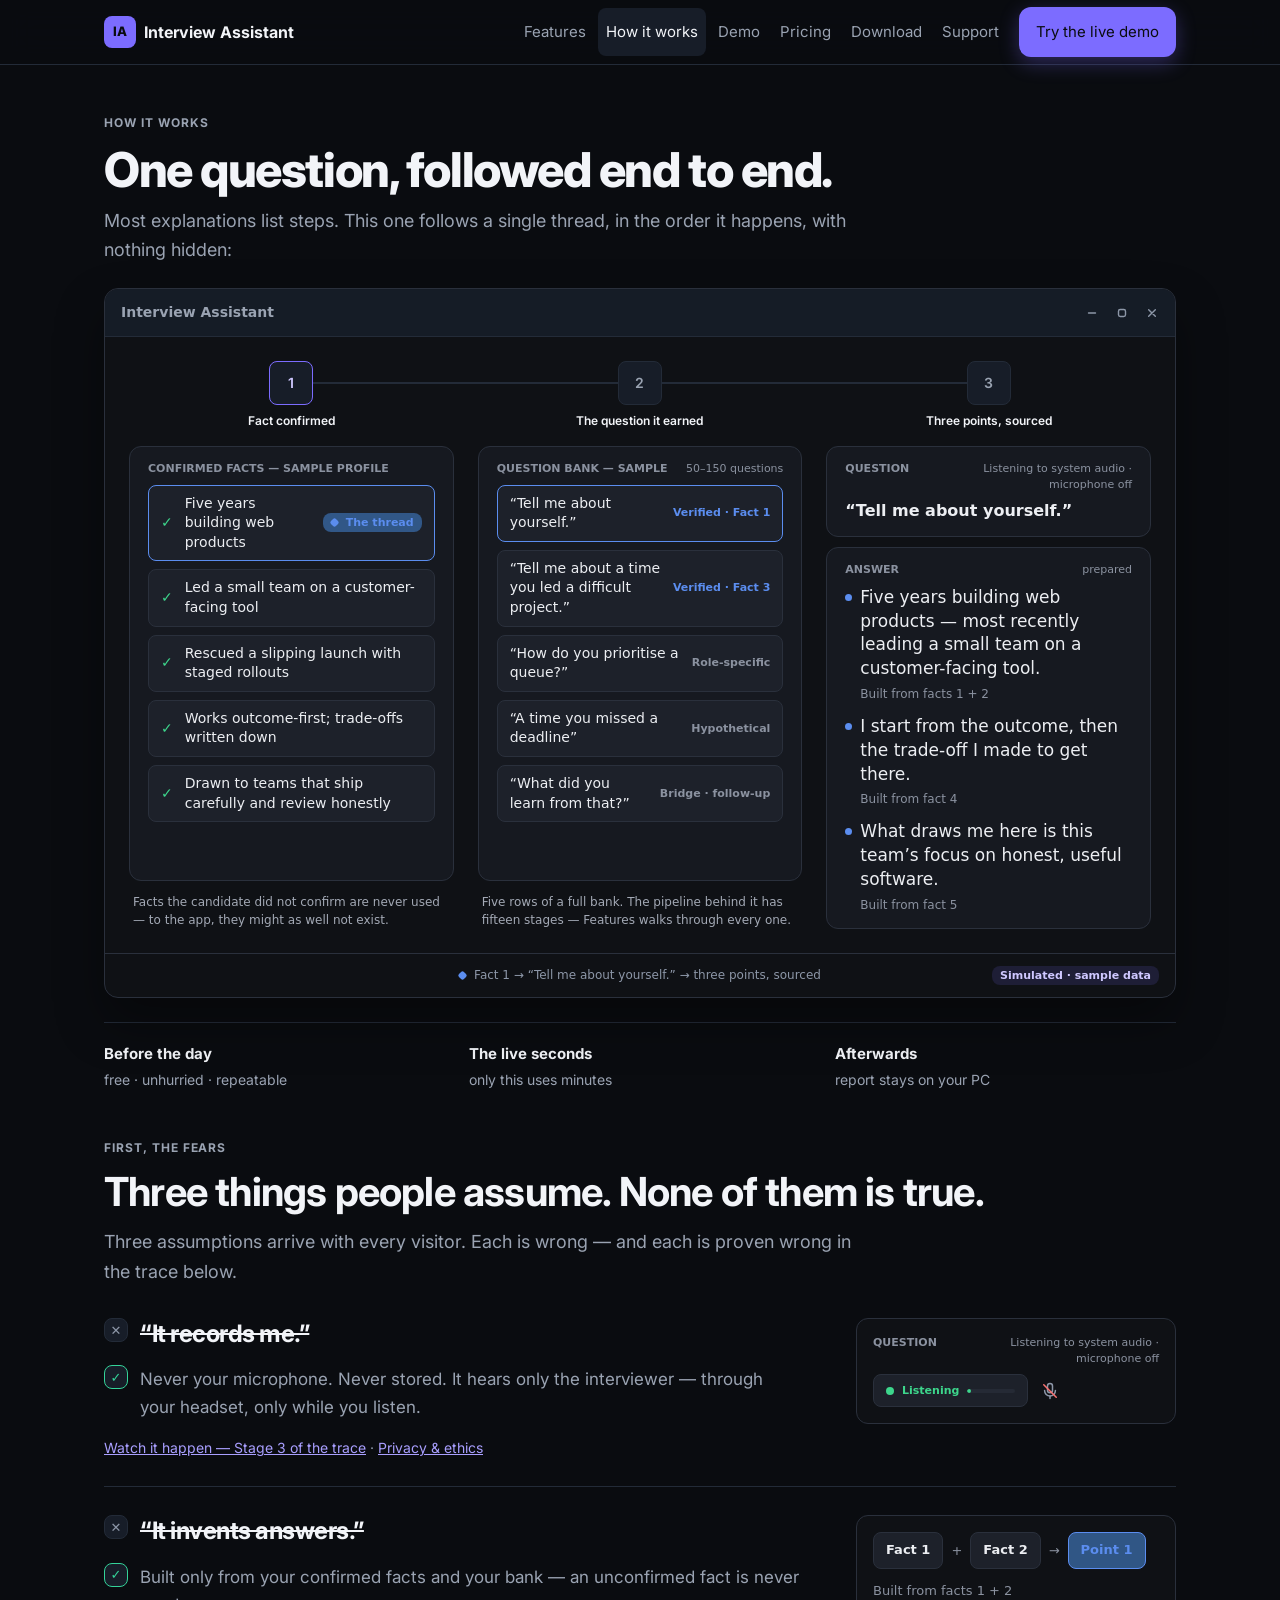
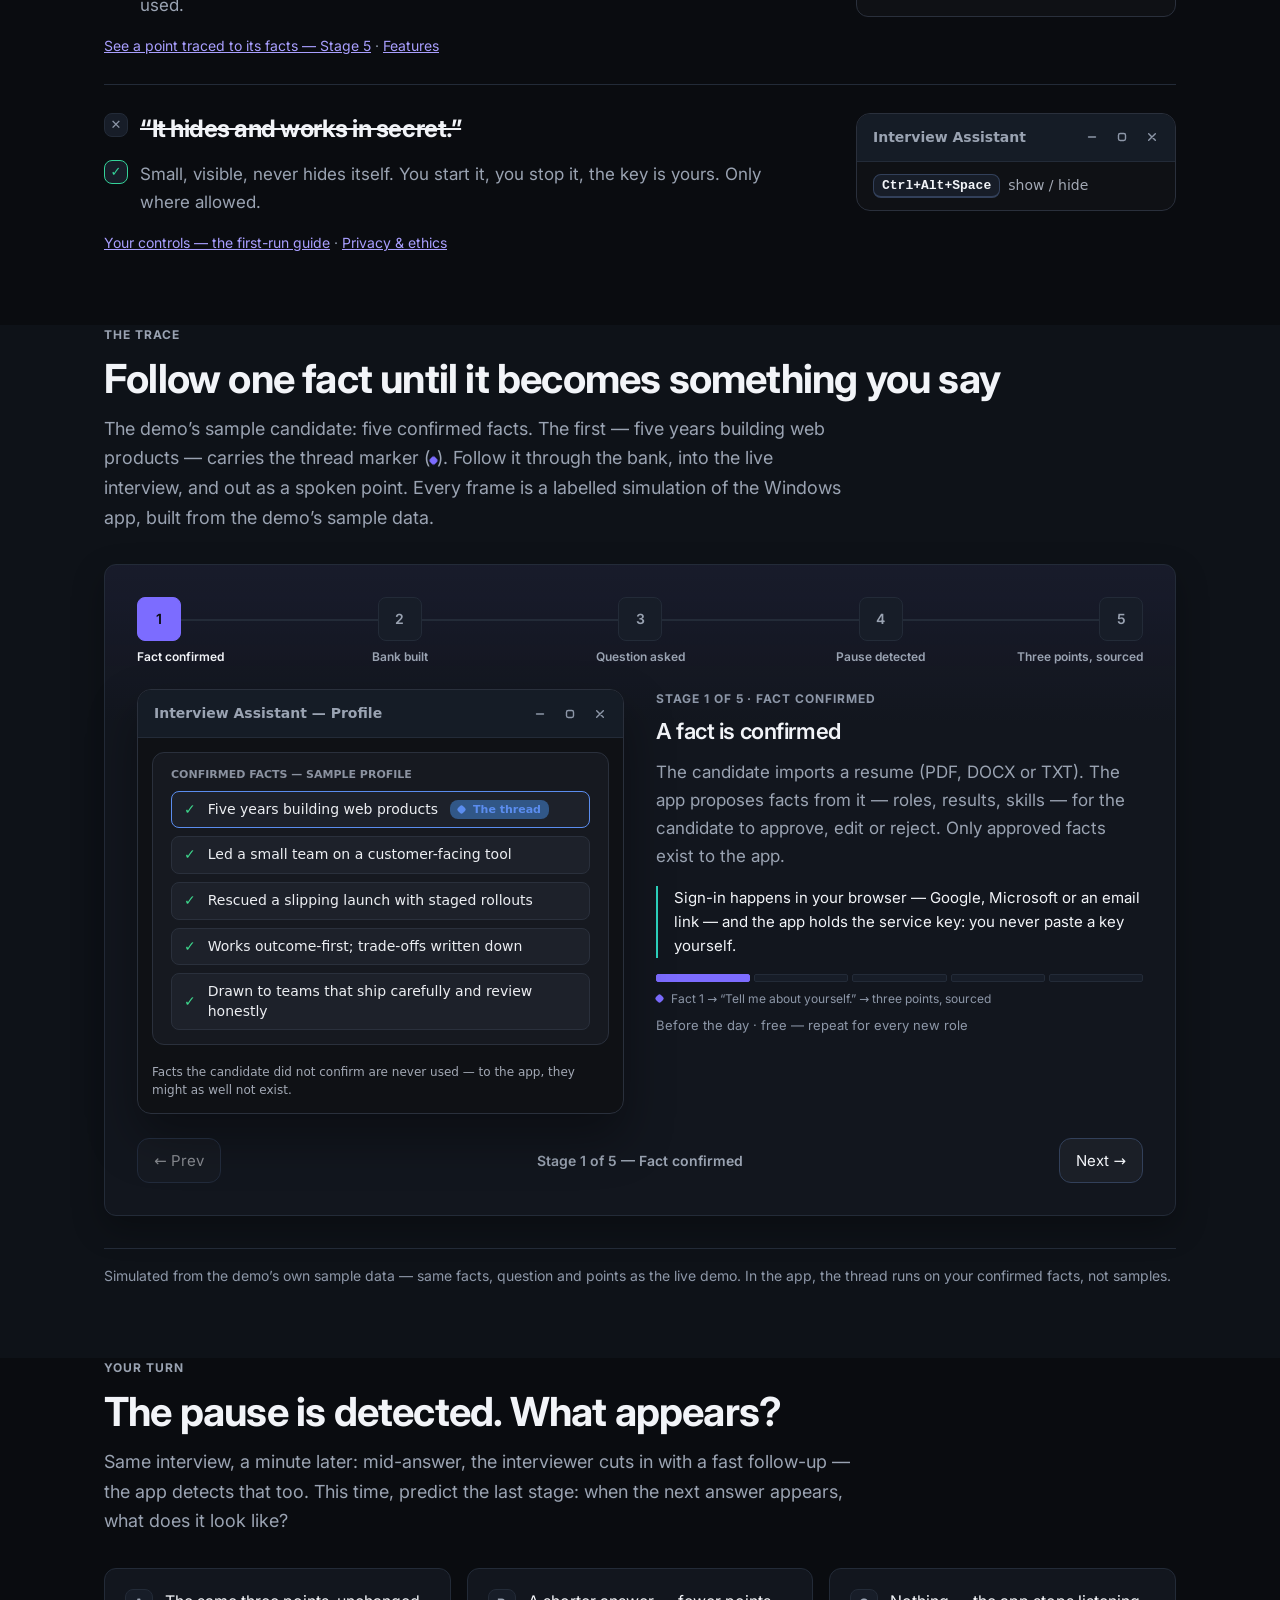
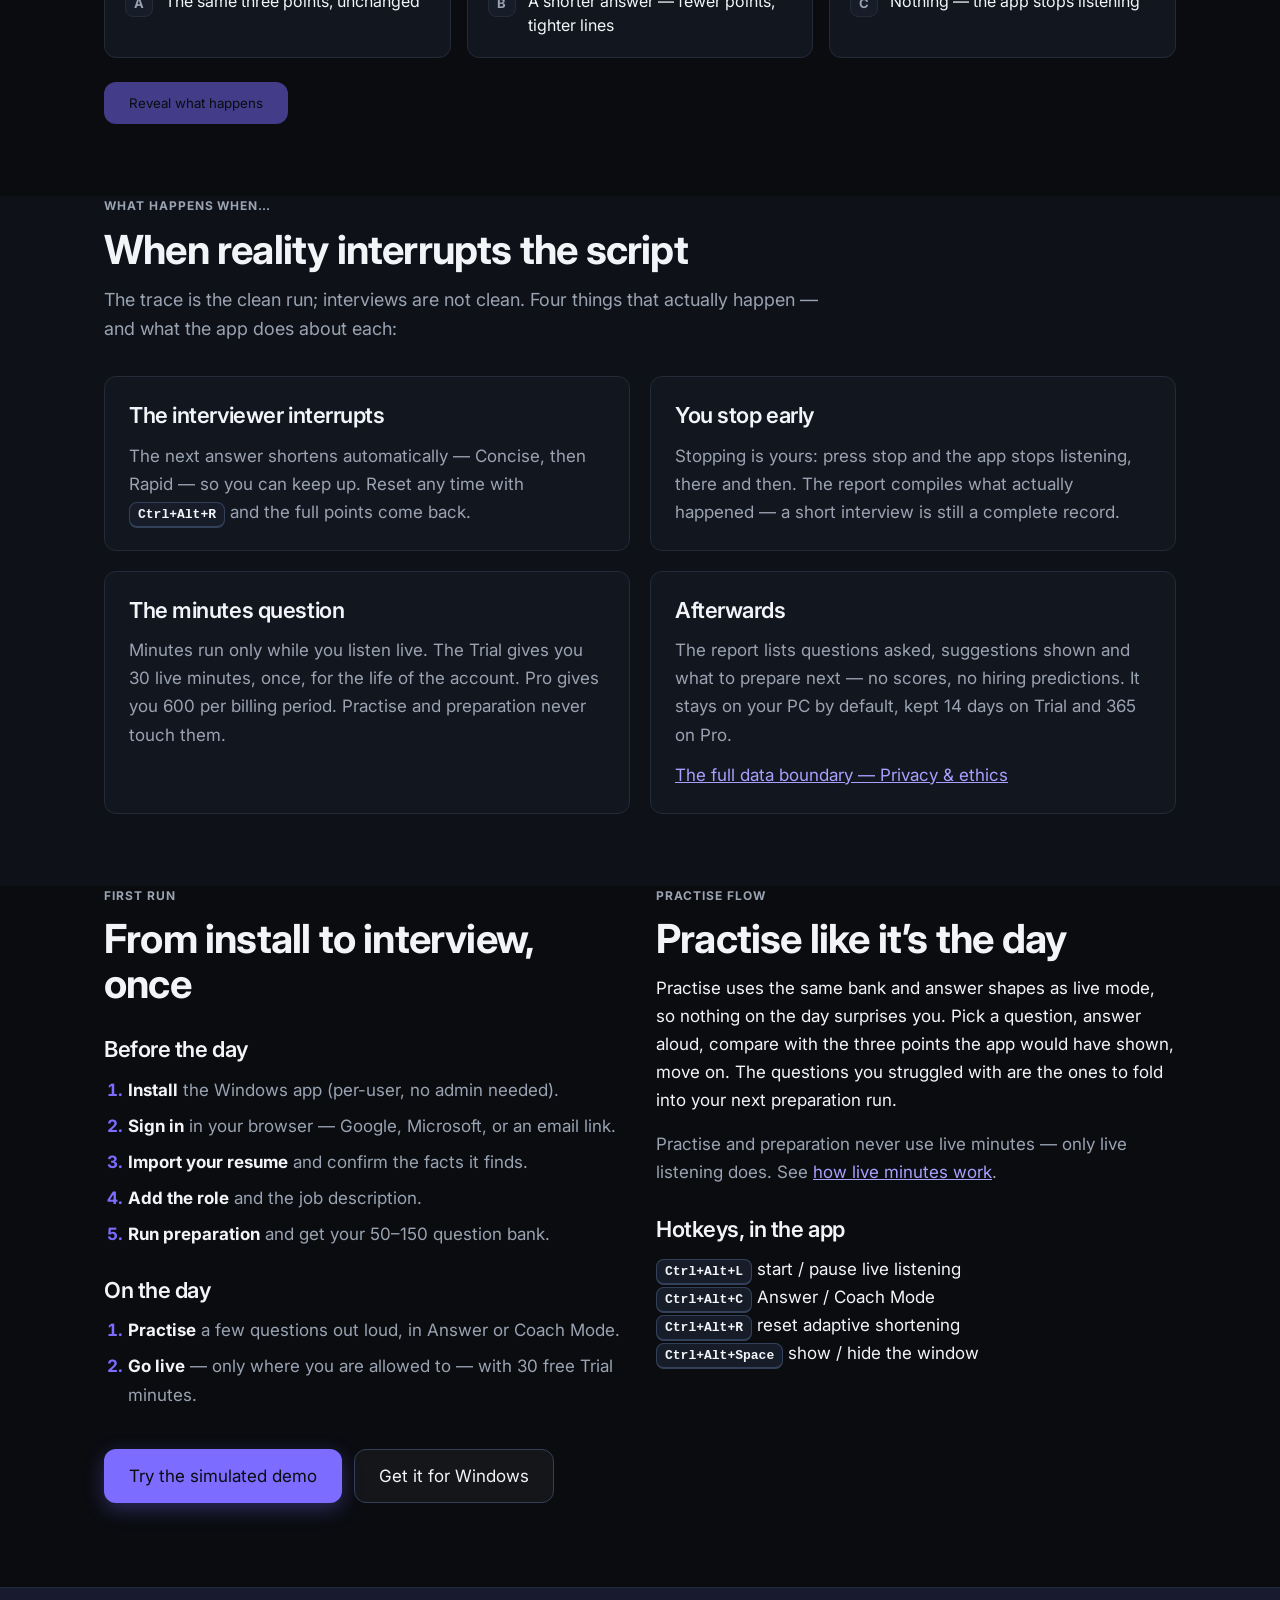
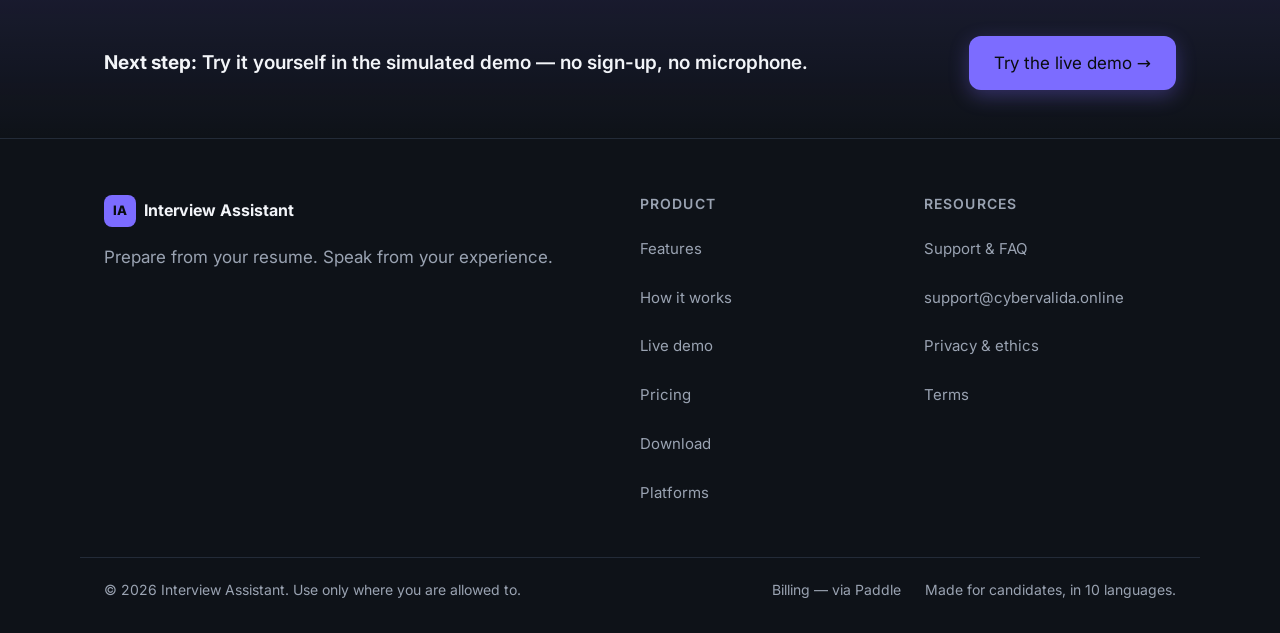
<file: website/how-it-works.html>
<!DOCTYPE html>
<html lang="en">
<head>
<meta charset="utf-8">
<meta name="viewport" content="width=device-width, initial-scale=1">
<meta name="color-scheme" content="dark">
<title>How it works — Interview Assistant</title>
<meta name="description" content="Follow one confirmed fact through Interview Assistant — into the bank, the live question and the three sourced points — plus minutes, reports and hotkeys.">
<meta property="og:title" content="How it works — Interview Assistant">
<meta property="og:description" content="Follow one confirmed fact through Interview Assistant — into the bank, the live question and the three sourced points — plus minutes, reports and hotkeys.">
<meta property="og:type" content="website">
<meta name="twitter:card" content="summary_large_image">
<link rel="preload" href="fonts/inter-latin.woff2" as="font" type="font/woff2" crossorigin>
<link rel="stylesheet" href="styles.css">
<link rel="icon" type="image/svg+xml" href="favicon.svg">
<meta property="og:image" content="https://cybervalida.online/og-image.png">
<link rel="canonical" href="https://cybervalida.online/how-it-works.html">
<meta property="og:url" content="https://cybervalida.online/how-it-works.html">
<meta name="theme-color" content="#0a0c10">
<meta name="twitter:image" content="https://cybervalida.online/og-image.png">
<script type="application/ld+json">
{
  "@context": "https://schema.org",
  "@type": "SoftwareApplication",
  "name": "Interview Assistant",
  "url": "https://cybervalida.online/",
  "applicationCategory": "BusinessApplication",
  "operatingSystem": "Windows 10, Windows 11",
  "inLanguage": "en",
  "description": "Interview preparation and practice coach for Windows, with a live assist mode for interviews where assistance is permitted.",
  "offers": [
    {"@type": "Offer", "name": "Trial", "price": "0", "priceCurrency": "USD"},
    {"@type": "Offer", "description": "Indicative Paddle sandbox reference price. Final live price to be confirmed before checkout opens.", "name": "Pro"}
  ]
}
</script>
</head>
<body>
  <div id="ia-growth-bar" hidden></div>
<a class="skip-link" href="#main">Skip to content</a>
<header class="site-header">
  <div class="container header-inner">
    <a class="brand" href="index.html" aria-label="Interview Assistant — home">
      <span class="brand-mark" aria-hidden="true">IA</span>
      <span class="brand-name">Interview Assistant</span>
    </a>
    <button class="nav-toggle" type="button" aria-expanded="false" aria-controls="site-nav" aria-label="Menu">
      <span class="nav-toggle-bars" aria-hidden="true"><span></span><span></span></span>
    </button>
    <nav id="site-nav" class="site-nav" aria-label="Main">
      <a href="index.html" class="nav-mobile-only">Home</a>
        <a href="features.html">Features</a>
      <a href="how-it-works.html" aria-current="page">How it works</a>
      <a href="demo.html">Demo</a>
      <a href="pricing.html">Pricing</a>
      <a href="download.html">Download</a>
      <a href="platforms.html" class="nav-mobile-only">Platforms</a>
      <a href="support.html">Support</a>
      <span class="nav-menu-foot">
        <a class="btn btn-primary nav-menu-cta" href="demo.html">Try the live demo</a>
        <span class="nav-menu-legal">
          <a href="privacy.html">Privacy</a>
          <a href="terms.html">Terms</a>
        </span>
      </span>
    </nav>
    <a class="btn btn-primary btn-small" href="demo.html">Try the live demo</a>
  </div>
</header>
<main id="main" tabindex="-1">
  <!-- Step 63 — "One Question, Traced" (Concept 1, owner-approved,
       with Concept 3's myth strip as the opening and Concept 2's
       clock discipline in the captions). The old page told its four
       steps twice (timeline + expanded cards, ~59% duplication) and
       a third time in part; this page tells one thread once: a
       confirmed fact, followed through the bank and the live moment
       until it comes back as three sourced points. Every frame is a
       labelled simulation built from the demo's canonical sample
       data (SAMPLES.tell + the INT shortenings in app.js).
       Step 68 (Concept A, owner-approved): the top of the page
       now speaks the trace's own grammar — the lead became a
       kicker plus a drawn thread map (the same nodes, line and
       diamond, at hero scale), the clocks became tiles, and
       each myth card became a verdict: the struck assumption,
       one truth line, and the proving stage's own artefact
       (stage 3's listening status, stage 5's source chain,
       the window bar with its show / hide key). Same facts,
       carried by drawing instead of paragraphs.
       Step 69 (owner-flagged on the live page): the hero
       takes the page's standard container (it sat 160px
       narrower than the rest of its own page), station 3
       carries the three points themselves, and the map's
       line is drawn as segments anchored to the nodes
       (see the Step 69 note in styles.css).
       Step 71 — "One Window" (Step 70 research, Concept 1,
       owner-approved after he rejected the 68/69 top on the
       live page): the thread map, the clock tiles and the
       verdict-card grid are deleted. The hero carries ONE
       window in the trace's own chrome holding the three
       frozen stage scenes (fact / question / answer — the
       stages' own surfaces at readable scale, so their
       densities compare like with like), the clocks are a
       boxless typographic strip, and the fears are
       full-width verdict rows: rail, the proving artefact
       at stage scale, links on one line. The 641–860 band
       (the owner's Fold) gets a designed form — the window
       goes mosaic — instead of a squeezed leftover. -->
  <section class="page-hero">
    <div class="container">
      <p class="eyebrow">How it works</p>
      <h1>One question, followed end to end.</h1>
      <p class="hw-thread-kicker">Most explanations list steps. This one follows a single thread, in the order it happens, with nothing hidden:</p>
      <div class="hw-herowindow app-window">
        <div class="app-window-bar">
          <span class="app-window-title">Interview Assistant</span>
          <span class="app-controls" aria-hidden="true"><i><svg viewBox="0 0 16 16" aria-hidden="true"><path d="M4 8 H12" stroke="currentColor" stroke-width="1.6" stroke-linecap="round" fill="none"/></svg></i><i><svg viewBox="0 0 16 16" aria-hidden="true"><rect x="4" y="4" width="8" height="8" rx="2" fill="none" stroke="currentColor" stroke-width="1.6"/></svg></i><i><svg viewBox="0 0 16 16" aria-hidden="true"><path d="M4.2 4.2 L11.8 11.8 M11.8 4.2 L4.2 11.8" stroke="currentColor" stroke-width="1.6" stroke-linecap="round" fill="none"/></svg></i></span>
        </div>
        <div class="app-window-body">
          <div class="hw-hw-scenes">
            <div class="hw-hw-scene">
              <div class="hw-hw-scene-head">
                <span class="hw-hw-disc is-thread">1</span>
                <span class="hw-hw-name">Fact confirmed</span>
              </div>
              <section class="app-card">
                <div class="app-card-head"><span class="app-card-label">Confirmed facts — sample profile</span></div>
                <div class="hw-factrow is-thread"><span class="hw-check" aria-hidden="true">✓</span><span>Five years building web products</span><span class="hw-thread-tag"><span class="hw-diamond" aria-hidden="true"></span>The thread</span></div>
                <div class="hw-factrow"><span class="hw-check" aria-hidden="true">✓</span><span>Led a small team on a customer-facing tool</span></div>
                <div class="hw-factrow"><span class="hw-check" aria-hidden="true">✓</span><span>Rescued a slipping launch with staged rollouts</span></div>
                <div class="hw-factrow hw-hw-crop"><span class="hw-check" aria-hidden="true">✓</span><span>Works outcome-first; trade-offs written down</span></div>
                <div class="hw-factrow hw-hw-crop"><span class="hw-check" aria-hidden="true">✓</span><span>Drawn to teams that ship carefully and review honestly</span></div>
              </section>
              <p class="app-context">Facts the candidate did not confirm are never used — to the app, they might as well not exist.</p>
          <input class="hw-fold-toggle" type="checkbox" id="hw-fold-facts">
          <label class="hw-fold-btn" for="hw-fold-facts">All five facts <span class="hw-fold-caret" aria-hidden="true"></span></label>
            </div>
            <div class="hw-hw-scene">
              <div class="hw-hw-scene-head">
                <span class="hw-hw-disc">2</span>
                <span class="hw-hw-name">The question it earned</span>
              </div>
              <section class="app-card">
                <div class="app-card-head"><span class="app-card-label">Question bank — sample</span><span class="app-card-meta">50–150 questions</span></div>
                <div class="hw-qrow is-thread"><span>“Tell me about yourself.”</span><span class="hw-tag is-verified">Verified · Fact 1</span></div>
                <div class="hw-qrow"><span>“Tell me about a time you led a difficult project.”</span><span class="hw-tag is-verified">Verified · Fact 3</span></div>
                <div class="hw-qrow"><span>“How do you prioritise a queue?”</span><span class="hw-tag">Role-specific</span></div>
                <div class="hw-qrow hw-hw-crop"><span>“A time you missed a deadline”</span><span class="hw-tag">Hypothetical</span></div>
                <div class="hw-qrow hw-hw-crop"><span>“What did you learn from that?”</span><span class="hw-tag">Bridge · follow-up</span></div>
              </section>
              <p class="app-context">Five rows of a full bank. The pipeline behind it has fifteen stages — Features walks through every one.</p>
          <input class="hw-fold-toggle" type="checkbox" id="hw-fold-questions">
          <label class="hw-fold-btn" for="hw-fold-questions">All five questions <span class="hw-fold-caret" aria-hidden="true"></span></label>
            </div>
            <div class="hw-hw-scene">
              <div class="hw-hw-scene-head">
                <span class="hw-hw-disc">3</span>
                <span class="hw-hw-name">Three points, sourced</span>
              </div>
              <section class="app-card hw-hw-qcard">
                <div class="app-card-head"><span class="app-card-label">Question</span><span class="app-card-detail">Listening to system audio · microphone off</span></div>
                <p class="app-question">“Tell me about yourself.”</p>
              </section>
              <section class="app-card">
                <div class="app-card-head"><span class="app-card-label">Answer</span><span class="app-card-meta">prepared</span></div>
                <div class="hw-hw-points">
                  <div class="hw-hw-point"><span class="app-dot" aria-hidden="true"></span><span class="hw-hw-point-main"><span class="hw-hw-point-text">Five years building web products — most recently leading a small team on a customer-facing tool.</span><span class="hw-hw-point-src">Built from facts 1 + 2</span></span></div>
                  <div class="hw-hw-point"><span class="app-dot" aria-hidden="true"></span><span class="hw-hw-point-main"><span class="hw-hw-point-text">I start from the outcome, then the trade-off I made to get there.</span><span class="hw-hw-point-src">Built from fact 4</span></span></div>
                  <div class="hw-hw-point"><span class="app-dot" aria-hidden="true"></span><span class="hw-hw-point-main"><span class="hw-hw-point-text">What draws me here is this team’s focus on honest, useful software.</span><span class="hw-hw-point-src">Built from fact 5</span></span></div>
                </div>
              </section>
            </div>
          </div>
        </div>
        <div class="hw-hw-foot"><p class="hw-thread-line"><span class="hw-diamond" aria-hidden="true"></span><span>Fact 1 → “Tell me about yourself.” → three points, sourced</span></p><span class="hw-hw-tag">Simulated · sample data</span></div>
      </div>
      <div class="hw-clocks" aria-label="The three time frames">
        <p class="hw-clock"><strong>Before the day</strong><span>free · unhurried · repeatable</span></p>
        <p class="hw-clock"><strong>The live seconds</strong><span>only this uses minutes</span></p>
        <p class="hw-clock"><strong>Afterwards</strong><span>report stays on your PC</span></p>
      </div>
    </div>
  </section>

  <section class="section" id="myths" aria-labelledby="myths-title">
    <div class="container">
      <p class="eyebrow">First, the fears</p>
      <h2 id="myths-title">Three things people assume. None of them is true.</h2>
      <p class="section-intro">Three assumptions arrive with every visitor. Each is wrong — and each is proven wrong in the trace below.</p>
      <div class="hw-verdicts">
        <article class="hw-verdict">
          <div class="hw-verdict-rail">
            <div class="hw-myth-head">
              <span class="hw-myth-badge is-no" aria-hidden="true">✕</span>
              <p class="hw-myth-say">“It records me.”</p>
            </div>
            <div class="hw-myth-verdict">
              <span class="hw-myth-badge is-yes" aria-hidden="true">✓</span>
              <p class="hw-myth-truth">Never your microphone. Never stored. It hears only the interviewer — through your headset, only while you listen.</p>
            </div>
          </div>
          <div class="hw-myth-viz" aria-hidden="true">
            <div class="hw-viz-panel">
              <div class="app-card-head"><span class="app-card-label">Question</span><span class="app-card-detail">Listening to system audio · microphone off</span></div>
              <div class="hw-viz-listen">
                <p class="app-pill is-listening"><span class="app-pill-dot"></span><span>Listening</span><span class="app-meter"><i></i></span></p>
                <span class="hw-viz-mic"><svg viewBox="0 0 24 24" width="20" height="20" fill="none" stroke="currentColor" stroke-width="1.8" stroke-linecap="round"><rect x="9" y="3" width="6" height="11" rx="3"/><path d="M5.5 11.5a6.5 6.5 0 0 0 13 0"/><path d="M12 18v3"/><path d="M4.5 4.5 L19.5 19.5" stroke="#f87171"/></svg></span>
              </div>
            </div>
          </div>
          <p class="hw-myth-links"><a href="#trace">Watch it happen — Stage 3 of the trace</a> · <a href="privacy.html">Privacy &amp; ethics</a></p>
        </article>
        <article class="hw-verdict">
          <div class="hw-verdict-rail">
            <div class="hw-myth-head">
              <span class="hw-myth-badge is-no" aria-hidden="true">✕</span>
              <p class="hw-myth-say">“It invents answers.”</p>
            </div>
            <div class="hw-myth-verdict">
              <span class="hw-myth-badge is-yes" aria-hidden="true">✓</span>
              <p class="hw-myth-truth">Built only from your confirmed facts and your bank — an unconfirmed fact is never used.</p>
            </div>
          </div>
          <div class="hw-myth-viz" aria-hidden="true">
            <div class="hw-viz-panel">
              <div class="hw-viz-chain">
                <span class="hw-viz-chip">Fact 1</span><span class="hw-viz-op">+</span><span class="hw-viz-chip">Fact 2</span><span class="hw-viz-op">→</span><span class="hw-viz-chip is-point">Point 1</span>
              </div>
              <p class="hw-viz-caption">Built from facts 1 + 2</p>
            </div>
          </div>
          <p class="hw-myth-links"><a href="#trace">See a point traced to its facts — Stage 5</a> · <a href="features.html">Features</a></p>
        </article>
        <article class="hw-verdict">
          <div class="hw-verdict-rail">
            <div class="hw-myth-head">
              <span class="hw-myth-badge is-no" aria-hidden="true">✕</span>
              <p class="hw-myth-say">“It hides and works in secret.”</p>
            </div>
            <div class="hw-myth-verdict">
              <span class="hw-myth-badge is-yes" aria-hidden="true">✓</span>
              <p class="hw-myth-truth">Small, visible, never hides itself. You start it, you stop it, the key is yours. Only where allowed.</p>
            </div>
          </div>
          <div class="hw-myth-viz" aria-hidden="true">
            <div class="hw-viz-window app-window">
              <div class="app-window-bar">
                <span class="app-window-title">Interview Assistant</span>
                <span class="app-controls"><i><svg viewBox="0 0 16 16" aria-hidden="true"><path d="M4 8 H12" stroke="currentColor" stroke-width="1.6" stroke-linecap="round" fill="none"/></svg></i><i><svg viewBox="0 0 16 16" aria-hidden="true"><rect x="4" y="4" width="8" height="8" rx="2" fill="none" stroke="currentColor" stroke-width="1.6"/></svg></i><i><svg viewBox="0 0 16 16" aria-hidden="true"><path d="M4.2 4.2 L11.8 11.8 M11.8 4.2 L4.2 11.8" stroke="currentColor" stroke-width="1.6" stroke-linecap="round" fill="none"/></svg></i></span>
              </div>
              <div class="hw-viz-window-body"><kbd>Ctrl+Alt+Space</kbd><span>show / hide</span></div>
            </div>
          </div>
          <p class="hw-myth-links"><a href="#first-run">Your controls — the first-run guide</a> · <a href="privacy.html">Privacy &amp; ethics</a></p>
        </article>
      </div>
    </div>
  </section>

  <section class="section section-soft" id="trace" aria-labelledby="trace-title">
    <div class="container">
      <p class="eyebrow">The trace</p>
      <h2 id="trace-title">Follow one fact until it becomes something you say</h2>
      <p class="section-intro">The demo’s sample candidate: five confirmed facts. The first — five years building web products — carries the thread marker (<span class="hw-diamond" aria-hidden="true"></span>). Follow it through the bank, into the live interview, and out as a spoken point. Every frame is a labelled simulation of the Windows app, built from the demo’s sample data.</p>

      <div class="hw-trace" id="hw-trace">
        <div class="hw-nodes" role="group" aria-label="Trace stages">
          <span class="hw-nodes-line" aria-hidden="true"><span class="hw-nodes-fill" id="hw-nodes-fill"></span></span>
          <button type="button" class="hw-node is-active" data-stage="0" aria-current="true"><span class="hw-node-num">1</span><span class="hw-node-name">Fact confirmed</span></button>
          <button type="button" class="hw-node" data-stage="1"><span class="hw-node-num">2</span><span class="hw-node-name">Bank built</span></button>
          <button type="button" class="hw-node" data-stage="2"><span class="hw-node-num">3</span><span class="hw-node-name">Question asked</span></button>
          <button type="button" class="hw-node" data-stage="3"><span class="hw-node-num">4</span><span class="hw-node-name">Pause detected</span></button>
          <button type="button" class="hw-node" data-stage="4"><span class="hw-node-num">5</span><span class="hw-node-name">Three points, sourced</span></button>
        </div>

        <div class="hw-stage" id="hw-stage" tabindex="0" aria-label="Trace stage detail. Use the left and right arrow keys to move between stages.">

          <section class="hw-panel" data-panel="0" aria-label="Stage 1: Fact confirmed">
            <div class="hw-frame app-window">
              <div class="app-window-bar" aria-hidden="true">
                <span class="app-window-title">Interview Assistant — Profile</span>
                <span class="app-controls"><i><svg viewBox="0 0 16 16" aria-hidden="true"><path d="M4 8 H12" stroke="currentColor" stroke-width="1.6" stroke-linecap="round" fill="none"/></svg></i><i><svg viewBox="0 0 16 16" aria-hidden="true"><rect x="4" y="4" width="8" height="8" rx="2" fill="none" stroke="currentColor" stroke-width="1.6"/></svg></i><i><svg viewBox="0 0 16 16" aria-hidden="true"><path d="M4.2 4.2 L11.8 11.8 M11.8 4.2 L4.2 11.8" stroke="currentColor" stroke-width="1.6" stroke-linecap="round" fill="none"/></svg></i></span>
              </div>
              <div class="app-window-body">
                <section class="app-card">
                  <div class="app-card-head"><span class="app-card-label">Confirmed facts — sample profile</span></div>
                  <div class="hw-factrow is-thread"><span class="hw-check" aria-hidden="true">✓</span><span>Five years building web products</span><span class="hw-thread-tag"><span class="hw-diamond" aria-hidden="true"></span>The thread</span></div>
                  <div class="hw-factrow"><span class="hw-check" aria-hidden="true">✓</span><span>Led a small team on a customer-facing tool</span></div>
                  <div class="hw-factrow"><span class="hw-check" aria-hidden="true">✓</span><span>Rescued a slipping launch with staged rollouts</span></div>
                  <div class="hw-factrow"><span class="hw-check" aria-hidden="true">✓</span><span>Works outcome-first; trade-offs written down</span></div>
                  <div class="hw-factrow"><span class="hw-check" aria-hidden="true">✓</span><span>Drawn to teams that ship carefully and review honestly</span></div>
                </section>
                <p class="app-context">Facts the candidate did not confirm are never used — to the app, they might as well not exist.</p>
              </div>
            </div>
            <div class="hw-cap">
              <p class="hw-cap-count">Stage 1 of 5 · Fact confirmed</p>
              <h3 class="hw-cap-title">A fact is confirmed</h3>
              <p class="hw-cap-body">The candidate imports a resume (PDF, DOCX or TXT). The app proposes facts from it — roles, results, skills — for the candidate to approve, edit or reject. Only approved facts exist to the app.</p>
              <p class="hw-cap-fear">Sign-in happens in your browser — Google, Microsoft or an email link — and the app holds the service key: you never paste a key yourself.</p>
              <div class="hw-thread" aria-hidden="true">
                <div class="hw-thread-bar"><span class="hw-thread-seg is-now"></span><span class="hw-thread-seg"></span><span class="hw-thread-seg"></span><span class="hw-thread-seg"></span><span class="hw-thread-seg"></span></div>
                <p class="hw-thread-line"><span class="hw-diamond"></span><span>Fact 1 → “Tell me about yourself.” → three points, sourced</span></p>
              </div>
              <p class="hw-cap-clock">Before the day · free — repeat for every new role</p>
            </div>
          </section>

          <section class="hw-panel" data-panel="1" aria-label="Stage 2: Bank built">
            <div class="hw-frame app-window">
              <div class="app-window-bar" aria-hidden="true">
                <span class="app-window-title">Interview Assistant — Prepare</span>
                <span class="app-controls"><i><svg viewBox="0 0 16 16" aria-hidden="true"><path d="M4 8 H12" stroke="currentColor" stroke-width="1.6" stroke-linecap="round" fill="none"/></svg></i><i><svg viewBox="0 0 16 16" aria-hidden="true"><rect x="4" y="4" width="8" height="8" rx="2" fill="none" stroke="currentColor" stroke-width="1.6"/></svg></i><i><svg viewBox="0 0 16 16" aria-hidden="true"><path d="M4.2 4.2 L11.8 11.8 M11.8 4.2 L4.2 11.8" stroke="currentColor" stroke-width="1.6" stroke-linecap="round" fill="none"/></svg></i></span>
              </div>
              <div class="app-window-body">
                <section class="app-card">
                  <div class="app-card-head"><span class="app-card-label">Question bank — sample</span><span class="app-card-meta">50–150 questions</span></div>
                  <div class="hw-qrow is-thread"><span>“Tell me about yourself.”</span><span class="hw-tag is-verified">Verified · Fact 1</span></div>
                  <div class="hw-qrow"><span>“Tell me about a time you led a difficult project.”</span><span class="hw-tag is-verified">Verified · Fact 3</span></div>
                  <div class="hw-qrow"><span>“How do you prioritise a queue?”</span><span class="hw-tag">Role-specific</span></div>
                  <div class="hw-qrow"><span>“A time you missed a deadline”</span><span class="hw-tag">Hypothetical</span></div>
                  <div class="hw-qrow"><span>“What did you learn from that?”</span><span class="hw-tag">Bridge · follow-up</span></div>
                </section>
                <p class="app-context">Five rows of a full bank. The pipeline behind it has fifteen stages — Features walks through every one.</p>
              </div>
            </div>
            <div class="hw-cap">
              <p class="hw-cap-count">Stage 2 of 5 · Bank built</p>
              <h3 class="hw-cap-title">The bank is built</h3>
              <p class="hw-cap-body">A 15-stage pipeline matches the confirmed facts to this role and builds 50–150 questions, each classified Verified, Hypothetical or Bridge. The traced question is Verified — it stands on the fact you are following.</p>
              <p class="hw-cap-fear">A Verified question names its source fact; a Hypothetical is labelled practice — never presented as your history.</p>
              <div class="hw-thread" aria-hidden="true">
                <div class="hw-thread-bar"><span class="hw-thread-seg is-done"></span><span class="hw-thread-seg is-now"></span><span class="hw-thread-seg"></span><span class="hw-thread-seg"></span><span class="hw-thread-seg"></span></div>
                <p class="hw-thread-line"><span class="hw-diamond"></span><span>Fact 1 → “Tell me about yourself.” → three points, sourced</span></p>
              </div>
              <p class="hw-cap-clock">Before the day · 2 preparation runs a month on Trial, 20 on Pro — never live minutes</p>
            </div>
          </section>

          <section class="hw-panel" data-panel="2" aria-label="Stage 3: Question asked">
            <div class="hw-frame app-window">
              <div class="app-header" aria-hidden="true">
                <p class="app-pill is-listening is-live"><span class="app-pill-dot"></span><span>Listening</span><span class="app-meter"><i></i></span></p>
                <span class="app-header-controls">
                  <span class="app-start"><span class="app-start-icon"><svg viewBox="0 0 16 16"><rect x="3.8" y="3" width="2.8" height="10" rx="1" fill="currentColor"/><rect x="9.4" y="3" width="2.8" height="10" rx="1" fill="currentColor"/></svg></span><span class="app-start-label">Pause</span></span>
                  <span class="app-stop"><svg viewBox="0 0 16 16"><rect x="4" y="4" width="8" height="8" rx="2" fill="currentColor"/></svg></span>
                  <span class="app-win-btn"><svg viewBox="0 0 16 16"><path d="M4.2 4.2 L11.8 11.8 M11.8 4.2 L4.2 11.8" stroke="currentColor" stroke-width="1.6" stroke-linecap="round" fill="none"/></svg></span>
                </span>
              </div>
              <div class="app-window-body">
                <section class="app-card">
                  <div class="app-card-head"><span class="app-card-label">Question</span><span class="app-card-detail">Listening to system audio · microphone off</span></div>
                  <p class="app-transcript">Tell me about yourself.</p>
                  <p class="app-question">“Tell me about yourself.” <span class="hw-thread-tag"><span class="hw-diamond" aria-hidden="true"></span>The thread, live</span></p>
                </section>
                <section class="app-card">
                  <div class="app-card-head"><span class="app-card-label">Answer</span><span class="app-card-meta">still listening</span></div>
                  <p class="app-context">No points yet — the app does not answer a question it has only half heard.</p>
                </section>
              </div>
            </div>
            <div class="hw-cap">
              <p class="hw-cap-count">Stage 3 of 5 · Question asked</p>
              <h3 class="hw-cap-title">The question is asked</h3>
              <p class="hw-cap-body">Through your headset, the app captures the interviewer’s audio — WASAPI loopback, the channel your meeting app plays through — and transcribes it as it streams. You hear the question; the app hears it too.</p>
              <p class="hw-cap-fear">Your microphone is never recorded — no recording of you exists to keep, leak or delete.</p>
              <div class="hw-thread" aria-hidden="true">
                <div class="hw-thread-bar"><span class="hw-thread-seg is-done"></span><span class="hw-thread-seg is-done"></span><span class="hw-thread-seg is-now"></span><span class="hw-thread-seg"></span><span class="hw-thread-seg"></span></div>
                <p class="hw-thread-line"><span class="hw-diamond"></span><span>Fact 1 → “Tell me about yourself.” → three points, sourced</span></p>
              </div>
              <p class="hw-cap-clock">The live seconds · minutes run only while you listen</p>
            </div>
          </section>

          <section class="hw-panel" data-panel="3" aria-label="Stage 4: Pause detected">
            <div class="hw-frame app-window">
              <div class="app-header" aria-hidden="true">
                <p class="app-pill is-thinking"><span class="app-pill-dot"></span><span>Question detected</span><span class="app-meter"><i></i></span></p>
                <span class="app-header-controls">
                  <span class="app-start"><span class="app-start-icon"><svg viewBox="0 0 16 16"><rect x="3.8" y="3" width="2.8" height="10" rx="1" fill="currentColor"/><rect x="9.4" y="3" width="2.8" height="10" rx="1" fill="currentColor"/></svg></span><span class="app-start-label">Pause</span></span>
                  <span class="app-stop"><svg viewBox="0 0 16 16"><rect x="4" y="4" width="8" height="8" rx="2" fill="currentColor"/></svg></span>
                  <span class="app-win-btn"><svg viewBox="0 0 16 16"><path d="M4.2 4.2 L11.8 11.8 M11.8 4.2 L4.2 11.8" stroke="currentColor" stroke-width="1.6" stroke-linecap="round" fill="none"/></svg></span>
                </span>
              </div>
              <div class="app-window-body">
                <section class="app-card">
                  <div class="app-card-head"><span class="app-card-label">Question</span><span class="app-card-detail">Listening to system audio · microphone off</span></div>
                  <p class="app-question">“Tell me about yourself.”</p>
                </section>
                <section class="app-card">
                  <div class="app-card-head"><span class="app-card-label">Answer</span><span class="app-card-meta">the pause, detected</span></div>
                  <p class="app-thinking">● ● ●</p>
                  <p class="app-context">Multi-part questions are merged into one before anything is built from them.</p>
                </section>
              </div>
            </div>
            <div class="hw-cap">
              <p class="hw-cap-count">Stage 4 of 5 · Pause detected</p>
              <h3 class="hw-cap-title">The pause is detected</h3>
              <p class="hw-cap-body">The app waits for the question to truly end — a real pause, not the first breath — merges multi-part questions into one, and only then reaches for the bank and the confirmed facts behind it.</p>
              <p class="hw-cap-fear">Nothing is answered from half a question. A breath mid-sentence changes nothing.</p>
              <div class="hw-thread" aria-hidden="true">
                <div class="hw-thread-bar"><span class="hw-thread-seg is-done"></span><span class="hw-thread-seg is-done"></span><span class="hw-thread-seg is-done"></span><span class="hw-thread-seg is-now"></span><span class="hw-thread-seg"></span></div>
                <p class="hw-thread-line"><span class="hw-diamond"></span><span>Fact 1 → “Tell me about yourself.” → three points, sourced</span></p>
              </div>
              <p class="hw-cap-clock">The live seconds · the meter runs while you listen, never in preparation</p>
            </div>
          </section>

          <section class="hw-panel" data-panel="4" aria-label="Stage 5: Three points, sourced">
            <div class="hw-frame app-window">
              <div class="app-header" aria-hidden="true">
                <p class="app-pill is-listening"><span class="app-pill-dot"></span><span>Answer ready</span><span class="app-meter"><i></i></span></p>
                <span class="app-header-controls">
                  <span class="app-start"><span class="app-start-icon"><svg viewBox="0 0 16 16" aria-hidden="true"><path d="M5 3v10l8-5z" fill="currentColor"/></svg></span><span class="app-start-label">Start listening</span></span>
                  <span class="app-stop"><svg viewBox="0 0 16 16"><rect x="4" y="4" width="8" height="8" rx="2" fill="currentColor"/></svg></span>
                  <span class="app-win-btn"><svg viewBox="0 0 16 16"><path d="M4.2 4.2 L11.8 11.8 M11.8 4.2 L4.2 11.8" stroke="currentColor" stroke-width="1.6" stroke-linecap="round" fill="none"/></svg></span>
                </span>
              </div>
              <div class="app-window-body">
                <section class="app-card">
                  <div class="app-card-head"><span class="app-card-label">Question</span><span class="app-card-detail">Listening to system audio · microphone off</span></div>
                  <p class="app-question">“Tell me about yourself.”</p>
                </section>
                <section class="app-card">
                  <div class="app-card-head"><span class="app-card-label">Answer</span><span class="app-card-meta">prepared</span></div>
                  <div class="hw-bullets">
                    <button type="button" class="hw-bullet" data-bullet="b1" data-facts="f1 f2" aria-pressed="false">
                      <span class="app-dot" aria-hidden="true"></span>
                      <span class="hw-bullet-main"><span class="hw-bullet-text">Five years building web products — most recently leading a small team on a customer-facing tool.</span><span class="hw-bullet-src">Built from facts 1 + 2</span></span>
                    </button>
                    <button type="button" class="hw-bullet" data-bullet="b2" data-facts="f4" aria-pressed="false">
                      <span class="app-dot" aria-hidden="true"></span>
                      <span class="hw-bullet-main"><span class="hw-bullet-text">I start from the outcome, then the trade-off I made to get there.</span><span class="hw-bullet-src">Built from fact 4</span></span>
                    </button>
                    <button type="button" class="hw-bullet" data-bullet="b3" data-facts="f5" aria-pressed="false">
                      <span class="app-dot" aria-hidden="true"></span>
                      <span class="hw-bullet-main"><span class="hw-bullet-text">What draws me here is this team’s focus on honest, useful software.</span><span class="hw-bullet-src">Built from fact 5</span></span>
                    </button>
                  </div>
                </section>
              </div>
            </div>
            <div class="hw-cap">
              <p class="hw-cap-count">Stage 5 of 5 · Three points, sourced</p>
              <h3 class="hw-cap-title">Three points, sourced</h3>
              <p class="hw-cap-body">Three short points appear, one at a time — speakable, not a script. Every point stands on confirmed facts. Tap one: its facts light up. That closed loop is the entire method.</p>
              <div class="hw-facts" role="group" aria-label="The confirmed facts behind the points">
                <p class="hw-facts-label">The confirmed facts</p>
                <button type="button" class="hw-fact" data-fact="f1" data-bullets="b1" aria-pressed="false"><span class="hw-fact-num">1</span><span>Five years building web products</span></button>
                <button type="button" class="hw-fact" data-fact="f2" data-bullets="b1" aria-pressed="false"><span class="hw-fact-num">2</span><span>Led a small team on a customer-facing tool</span></button>
                <button type="button" class="hw-fact" data-fact="f3" data-bullets="" aria-pressed="false"><span class="hw-fact-num">3</span><span>Rescued a slipping launch with staged rollouts</span></button>
                <button type="button" class="hw-fact" data-fact="f4" data-bullets="b2" aria-pressed="false"><span class="hw-fact-num">4</span><span>Works outcome-first; trade-offs written down</span></button>
                <button type="button" class="hw-fact" data-fact="f5" data-bullets="b3" aria-pressed="false"><span class="hw-fact-num">5</span><span>Drawn to teams that ship carefully and review honestly</span></button>
                <p class="hw-facts-hint">Tap a fact to see its point — or a point to see its facts. Fact 3 stands behind the bank’s second question; it is simply not in this answer.</p>
              </div>
              <p class="hw-cap-fear">Nothing here is invented: if a fact was never confirmed, no point can stand on it.</p>
              <div class="hw-thread" aria-hidden="true">
                <div class="hw-thread-bar"><span class="hw-thread-seg is-done"></span><span class="hw-thread-seg is-done"></span><span class="hw-thread-seg is-done"></span><span class="hw-thread-seg is-done"></span><span class="hw-thread-seg is-now"></span></div>
                <p class="hw-thread-line"><span class="hw-diamond"></span><span>Fact 1 → “Tell me about yourself.” → three points, sourced</span></p>
              </div>
              <p class="hw-cap-clock">The live seconds · then the words are yours — the app goes quiet</p>
              <span class="visually-hidden" id="hw-trace-live" aria-live="polite"></span>
            </div>
          </section>

        </div>

        <div class="hw-controls">
          <button type="button" class="btn btn-secondary btn-small" id="hw-prev">← Prev</button>
          <p class="hw-progress" id="hw-progress">Stage 1 of 5 — Fact confirmed</p>
          <button type="button" class="btn btn-secondary btn-small" id="hw-next">Next →</button>
          <span class="visually-hidden" id="hw-live" aria-live="polite"></span>
        </div>
      </div>
      <p class="hw-proof">Simulated from the demo’s own sample data — same facts, question and points as the live demo. In the app, the thread runs on your confirmed facts, not samples.</p>
    </div>
  </section>

  <section class="section" id="faded" aria-labelledby="faded-title">
    <div class="container">
      <p class="eyebrow">Your turn</p>
      <h2 id="faded-title">The pause is detected. What appears?</h2>
      <p class="section-intro">Same interview, a minute later: mid-answer, the interviewer cuts in with a fast follow-up — the app detects that too. This time, predict the last stage: when the next answer appears, what does it look like?</p>
      <div class="hw-faded" id="hw-faded">
        <div class="hw-opts" role="group" aria-label="Your prediction">
          <button type="button" class="hw-opt" data-correct="false" aria-pressed="false"><span class="hw-opt-key" aria-hidden="true">A</span><span>The same three points, unchanged</span></button>
          <button type="button" class="hw-opt" data-correct="true" aria-pressed="false"><span class="hw-opt-key" aria-hidden="true">B</span><span>A shorter answer — fewer points, tighter lines</span></button>
          <button type="button" class="hw-opt" data-correct="false" aria-pressed="false"><span class="hw-opt-key" aria-hidden="true">C</span><span>Nothing — the app stops listening</span></button>
        </div>
        <p class="hw-faded-actions"><button type="button" class="btn btn-primary" id="hw-reveal-btn">Reveal what happens</button></p>
        <div class="hw-reveal" id="hw-reveal">
          <p class="hw-faded-feedback" id="hw-faded-feedback" aria-live="polite">The next answer shortens — first Concise, then Rapid — so a fast follow-up never leaves you reading while the interviewer is already talking.</p>
          <div class="hw-faded-frames">
            <div class="hw-frame app-window">
              <div class="app-window-bar" aria-hidden="true">
                <span class="app-window-title">Cut in once — Concise</span>
                <span class="app-controls"><i><svg viewBox="0 0 16 16" aria-hidden="true"><path d="M4 8 H12" stroke="currentColor" stroke-width="1.6" stroke-linecap="round" fill="none"/></svg></i><i><svg viewBox="0 0 16 16" aria-hidden="true"><rect x="4" y="4" width="8" height="8" rx="2" fill="none" stroke="currentColor" stroke-width="1.6"/></svg></i><i><svg viewBox="0 0 16 16" aria-hidden="true"><path d="M4.2 4.2 L11.8 11.8 M11.8 4.2 L4.2 11.8" stroke="currentColor" stroke-width="1.6" stroke-linecap="round" fill="none"/></svg></i></span>
              </div>
              <div class="app-window-body">
                <section class="app-card">
                  <div class="app-card-head"><span class="app-card-label">Question</span><span class="app-card-detail">Listening to system audio · microphone off</span></div>
                  <p class="app-question">“Can you give me the shorter version?”</p>
                </section>
                <section class="app-card app-card--answer">
                  <div class="app-card-head"><span class="app-card-label">Answer</span><span class="app-card-meta">Concise</span></div>
                  <ul class="app-answer hw-answer-sm">
                    <li><span class="app-dot"></span><span>Five years building web products, most recently leading a small team.</span></li>
                    <li><span class="app-dot"></span><span>Drawn here by this team’s focus on honest, useful software.</span></li>
                  </ul>
                </section>
              </div>
            </div>
            <span class="hw-faded-arrow" aria-hidden="true">→</span>
            <div class="hw-frame app-window">
              <div class="app-window-bar" aria-hidden="true">
                <span class="app-window-title">Cut in again — Rapid</span>
                <span class="app-controls"><i><svg viewBox="0 0 16 16" aria-hidden="true"><path d="M4 8 H12" stroke="currentColor" stroke-width="1.6" stroke-linecap="round" fill="none"/></svg></i><i><svg viewBox="0 0 16 16" aria-hidden="true"><rect x="4" y="4" width="8" height="8" rx="2" fill="none" stroke="currentColor" stroke-width="1.6"/></svg></i><i><svg viewBox="0 0 16 16" aria-hidden="true"><path d="M4.2 4.2 L11.8 11.8 M11.8 4.2 L4.2 11.8" stroke="currentColor" stroke-width="1.6" stroke-linecap="round" fill="none"/></svg></i></span>
              </div>
              <div class="app-window-body">
                <section class="app-card">
                  <div class="app-card-head"><span class="app-card-label">Question</span><span class="app-card-detail">Listening to system audio · microphone off</span></div>
                  <p class="app-question">“Can you give me the shorter version?”</p>
                </section>
                <section class="app-card app-card--answer">
                  <div class="app-card-head"><span class="app-card-label">Answer</span><span class="app-card-meta">Rapid</span></div>
                  <ul class="app-answer hw-answer-sm">
                    <li><span class="app-dot"></span><span>Five years building web products — and this team’s focus is why I’m here.</span></li>
                  </ul>
                </section>
              </div>
            </div>
          </div>
          <p class="hw-faded-note">In the app the shortening is automatic — Concise, then Rapid. Reset it any time with <kbd>Ctrl+Alt+R</kbd>; the full answer is one shortcut away. Staged from the demo’s own answer sets — simulated.</p>
        </div>
      </div>
    </div>
  </section>

  <section class="section section-soft" id="boundaries" aria-labelledby="boundaries-title">
    <div class="container">
      <p class="eyebrow">What happens when…</p>
      <h2 id="boundaries-title">When reality interrupts the script</h2>
      <p class="section-intro">The trace is the clean run; interviews are not clean. Four things that actually happen — and what the app does about each:</p>
      <div class="hw-bounds">
        <article class="hw-bound">
          <h3>The interviewer interrupts</h3>
          <p>The next answer shortens automatically — Concise, then Rapid — so you can keep up. Reset any time with <kbd>Ctrl+Alt+R</kbd> and the full points come back.</p>
        </article>
        <article class="hw-bound">
          <h3>You stop early</h3>
          <p>Stopping is yours: press stop and the app stops listening, there and then. The report compiles what actually happened — a short interview is still a complete record.</p>
        </article>
        <article class="hw-bound">
          <h3>The minutes question</h3>
          <p>Minutes run only while you listen live. The Trial gives you 30 live minutes, once, for the life of the account. Pro gives you 600 per billing period. Practise and preparation never touch them.</p>
        </article>
        <article class="hw-bound">
          <h3>Afterwards</h3>
          <p>The report lists questions asked, suggestions shown and what to prepare next — no scores, no hiring predictions. It stays on your PC by default, kept 14 days on Trial and 365 on Pro.</p>
          <p><a href="privacy.html">The full data boundary — Privacy &amp; ethics</a></p>
        </article>
      </div>
    </div>
  </section>

  <section class="section" id="first-run" aria-labelledby="onboard-title">
    <div class="container">
      <div class="two-col">
        <div>
          <p class="eyebrow">First run</p>
          <h2 id="onboard-title">From install to interview, once</h2>
          <h3>Before the day</h3>
          <ol class="numbered">
            <li><strong>Install</strong> the Windows app (per-user, no admin needed).</li>
            <li><strong>Sign in</strong> in your browser — Google, Microsoft, or an email link.</li>
            <li><strong>Import your resume</strong> and confirm the facts it finds.</li>
            <li><strong>Add the role</strong> and the job description.</li>
            <li><strong>Run preparation</strong> and get your 50–150 question bank.</li>
          </ol>
          <h3>On the day</h3>
          <ol class="numbered">
            <li><strong>Practise</strong> a few questions out loud, in Answer or Coach Mode.</li>
            <li><strong>Go live</strong> — only where you are allowed to — with 30 free Trial minutes.</li>
          </ol>
        </div>
        <div>
          <p class="eyebrow">Practise flow</p>
          <h2 id="practice-title">Practise like it’s the day</h2>
          <p>Practise uses the same bank and answer shapes as live mode, so nothing on the day surprises you. Pick a question, answer aloud, compare with the three points the app would have shown, move on. The questions you struggled with are the ones to fold into your next preparation run.</p>
          <p class="muted">Practise and preparation never use live minutes — only live listening does. See <a href="pricing.html">how live minutes work</a>.</p>
          <h3>Hotkeys, in the app</h3>
          <p><kbd>Ctrl+Alt+L</kbd> start / pause live listening<br>
          <kbd>Ctrl+Alt+C</kbd> Answer / Coach Mode<br>
          <kbd>Ctrl+Alt+R</kbd> reset adaptive shortening<br>
          <kbd>Ctrl+Alt+Space</kbd> show / hide the window</p>
        </div>
      </div>
      <p class="cta-row"><a class="btn btn-primary" href="demo.html">Try the simulated demo</a>
      <a class="btn btn-secondary" href="download.html">Get it for Windows</a></p>
    </div>
  </section>

  <section class="next-band" aria-label="Next step">
    <div class="container">
      <p><strong>Next step:</strong> Try it yourself in the simulated demo — no sign-up, no microphone.</p>
      <a class="btn btn-primary" href="demo.html">Try the live demo →</a>
    </div>
  </section>

</main>
<footer class="site-footer">
  <div class="container footer-grid">
    <div>
      <a class="brand" href="index.html" aria-label="Interview Assistant — home"><span class="brand-mark" aria-hidden="true">IA</span>
        <span class="brand-name">Interview Assistant</span></a>
      <p class="muted">Prepare from your resume. Speak from your experience.</p>
    </div>
    <nav aria-label="Product">
      <h3>Product</h3>
      <a href="features.html">Features</a>
      <a href="how-it-works.html">How it works</a>
      <a href="demo.html">Live demo</a>
      <a href="pricing.html">Pricing</a>
      <a href="download.html">Download</a>
      <a href="platforms.html">Platforms</a>
    </nav>
    <nav aria-label="Resources">
      <h3>Resources</h3>
      <a href="support.html">Support &amp; FAQ</a>
      <a href="mailto:support@cybervalida.online">support@cybervalida.online</a>
      <a href="privacy.html">Privacy &amp; ethics</a>
      <a href="terms.html">Terms</a>
    </nav>
  </div>
  <div class="container footer-bottom">
    <p>© 2026 Interview Assistant. Use only where you are allowed to.</p>
    <div class="footer-bottom-right">
      <a href="pricing.html">Billing — via Paddle</a>
      <p class="muted">Made for candidates, in 10 languages.</p>
    </div>
  </div>
</footer>
<div class="sticky-cta" id="sticky-cta" hidden>
  <p class="sticky-cta-text">Interview Assistant for Windows — free Trial, 30 live minutes.</p>
  <a class="btn btn-primary btn-small" href="demo.html">Try the live demo</a>
  <a class="btn btn-secondary btn-small" href="download.html">Download for Windows</a>
  <button class="sticky-cta-close" type="button" id="sticky-cta-close" aria-label="Dismiss">×</button>
</div>
<script src="app.js"></script>
</body>
</html>
</file>
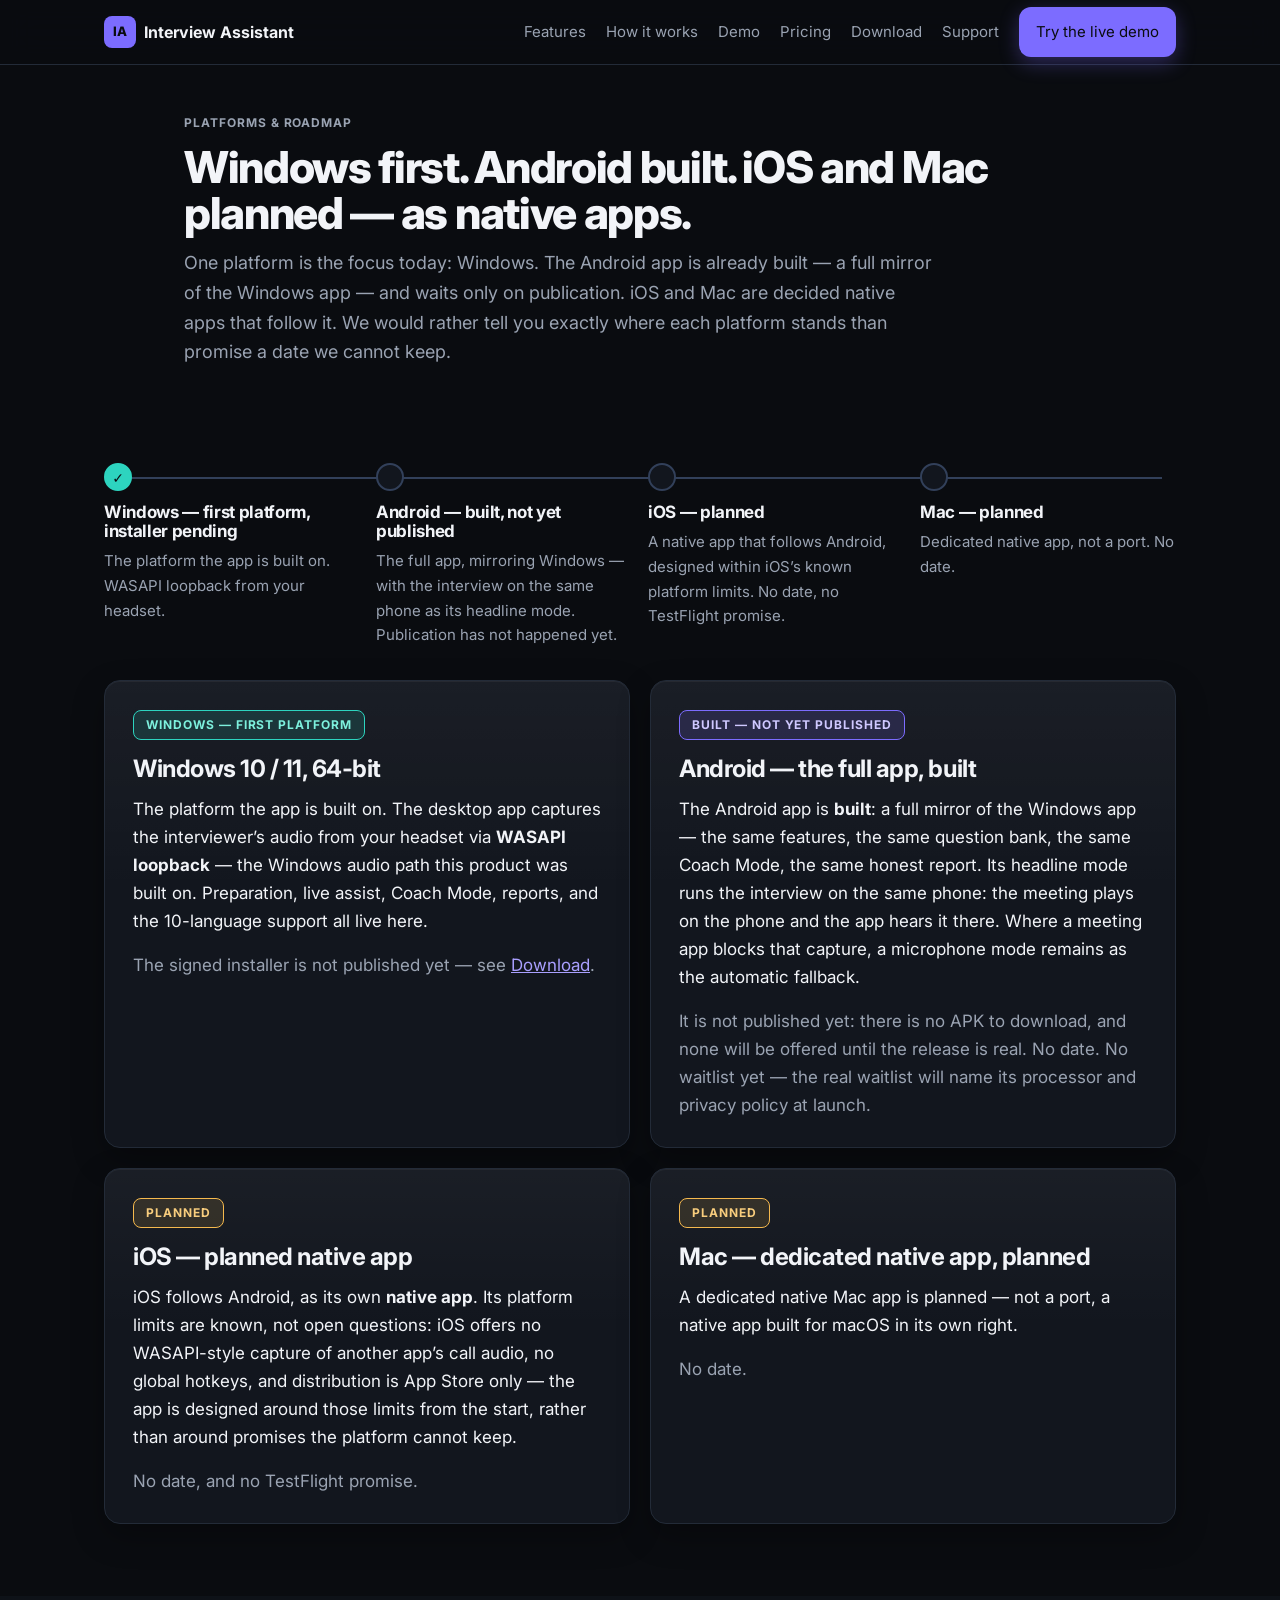
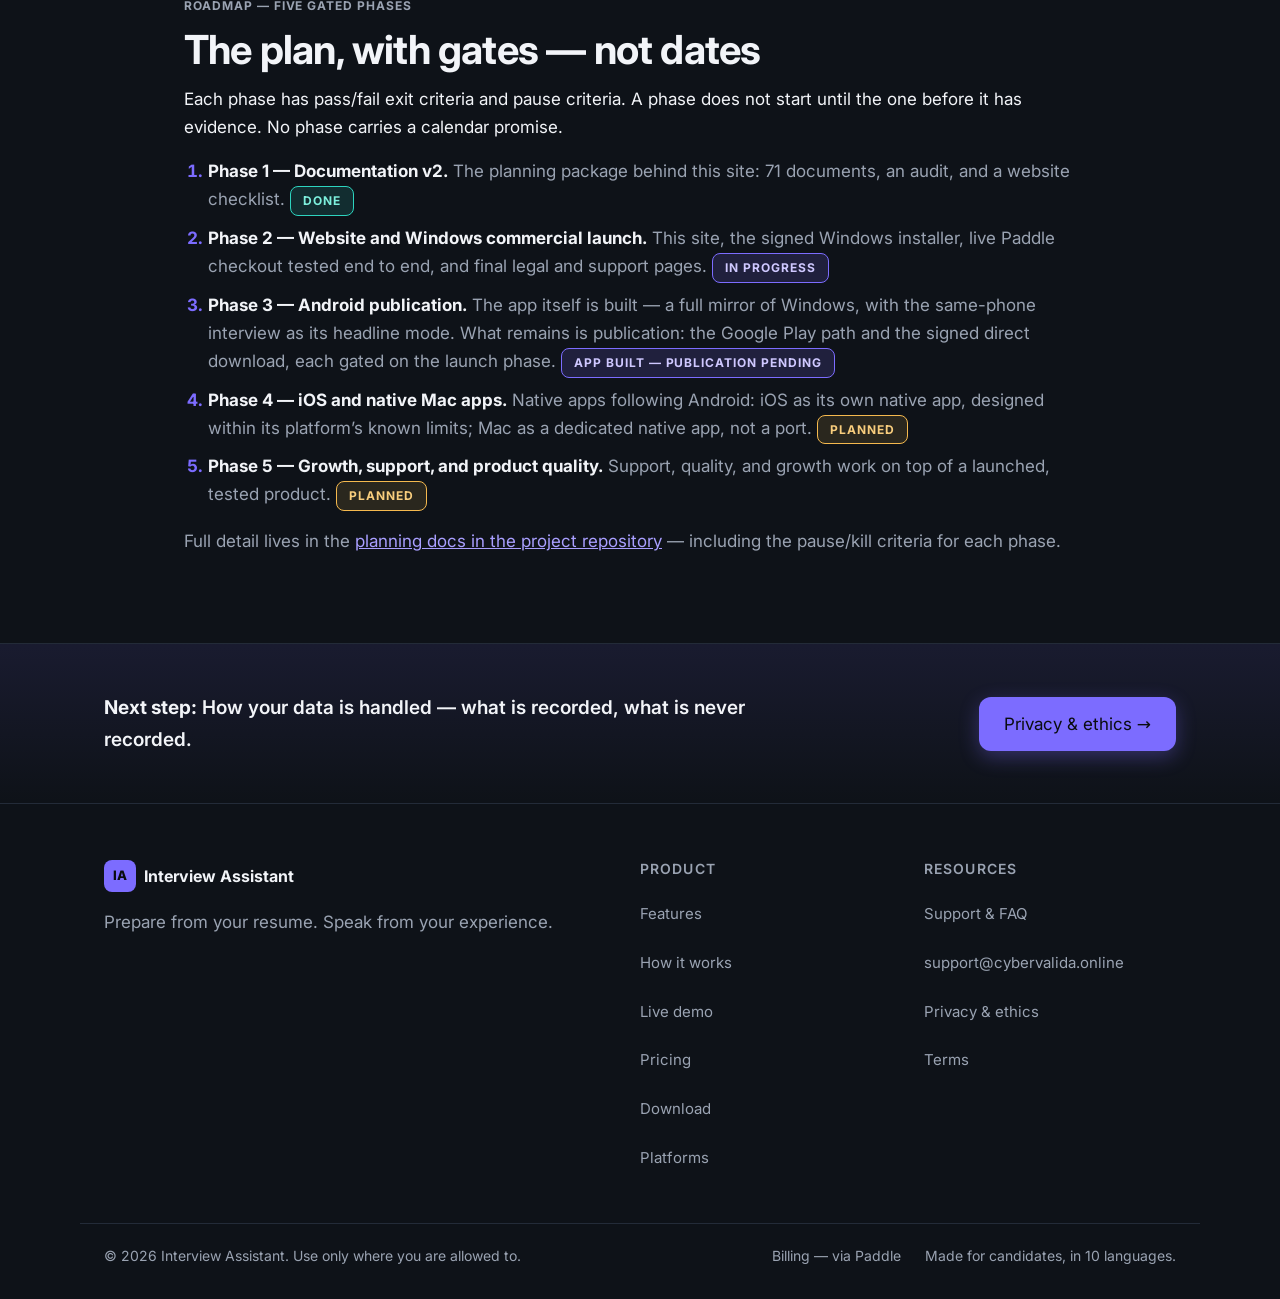
<file: website/platforms.html>
<!DOCTYPE html>
<html lang="en">
<head>
<meta charset="utf-8">
<meta name="viewport" content="width=device-width, initial-scale=1">
<meta name="color-scheme" content="dark">
<title>Platforms & roadmap — Interview Assistant</title>
<meta name="description" content="Windows first — installer pending. Android built, not yet published; iOS and Mac as planned native apps. No dates, no promises we cannot keep.">
<meta property="og:title" content="Platforms & roadmap — Interview Assistant">
<meta property="og:description" content="Windows first — installer pending. Android built, not yet published; iOS and Mac as planned native apps. No dates, no promises we cannot keep.">
<meta property="og:type" content="website">
<meta name="twitter:card" content="summary_large_image">
<link rel="preload" href="fonts/inter-latin.woff2" as="font" type="font/woff2" crossorigin>
<link rel="stylesheet" href="styles.css">
<link rel="icon" type="image/svg+xml" href="favicon.svg">
<meta property="og:image" content="https://cybervalida.online/og-image.png">
<link rel="canonical" href="https://cybervalida.online/platforms.html">
<meta property="og:url" content="https://cybervalida.online/platforms.html">
<meta name="theme-color" content="#0a0c10">
<meta name="twitter:image" content="https://cybervalida.online/og-image.png">
<script type="application/ld+json">
{
  "@context": "https://schema.org",
  "@type": "SoftwareApplication",
  "name": "Interview Assistant",
  "url": "https://cybervalida.online/",
  "applicationCategory": "BusinessApplication",
  "operatingSystem": "Windows 10, Windows 11",
  "inLanguage": "en",
  "description": "Interview preparation and practice coach for Windows, with a live assist mode for interviews where assistance is permitted.",
  "offers": [
    {"@type": "Offer", "name": "Trial", "price": "0", "priceCurrency": "USD"},
    {"@type": "Offer", "description": "Indicative Paddle sandbox reference price. Final live price to be confirmed before checkout opens.", "name": "Pro"}
  ]
}
</script>
</head>
<body>
  <div id="ia-growth-bar" hidden></div>
<a class="skip-link" href="#main">Skip to content</a>
<header class="site-header">
  <div class="container header-inner">
    <a class="brand" href="index.html" aria-label="Interview Assistant — home">
      <span class="brand-mark" aria-hidden="true">IA</span>
      <span class="brand-name">Interview Assistant</span>
    </a>
    <button class="nav-toggle" type="button" aria-expanded="false" aria-controls="site-nav" aria-label="Menu">
      <span class="nav-toggle-bars" aria-hidden="true"><span></span><span></span></span>
    </button>
    <nav id="site-nav" class="site-nav" aria-label="Main">
      <a href="index.html" class="nav-mobile-only">Home</a>
        <a href="features.html">Features</a>
      <a href="how-it-works.html">How it works</a>
      <a href="demo.html">Demo</a>
      <a href="pricing.html">Pricing</a>
      <a href="download.html">Download</a>
      <a href="platforms.html" class="nav-mobile-only" aria-current="page">Platforms</a>
      <a href="support.html">Support</a>
      <span class="nav-menu-foot">
        <a class="btn btn-primary nav-menu-cta" href="demo.html">Try the live demo</a>
        <span class="nav-menu-legal">
          <a href="privacy.html">Privacy</a>
          <a href="terms.html">Terms</a>
        </span>
      </span>
    </nav>
    <a class="btn btn-primary btn-small" href="demo.html">Try the live demo</a>
  </div>
</header>
<main id="main" tabindex="-1">
  <section class="page-hero">
    <div class="container narrow">
      <p class="eyebrow">Platforms & roadmap</p>
      <h1>Windows first. Android built. iOS and Mac planned — as native apps.</h1>
      <p class="lead">One platform is the focus today: Windows. The Android app is already built — a full mirror of the Windows app — and waits only on publication. iOS and Mac are decided native apps that follow it. We would rather tell you exactly where each platform stands than promise a date we cannot keep.</p>
    </div>
  </section>
  <section class="section" aria-label="Platforms">
    <div class="container">
      <div class="roadmap" aria-label="Platform roadmap: Windows now, Android built, iOS and Mac planned — no dates">
        <span class="roadmap-line" aria-hidden="true"></span>
        <div class="roadmap-nodes">
          <div class="roadmap-node is-now">
            <h2>Windows — first platform, installer pending</h2>
            <p>The platform the app is built on. WASAPI loopback from your headset.</p>
          </div>
          <div class="roadmap-node">
            <h2>Android — built, not yet published</h2>
            <p>The full app, mirroring Windows — with the interview on the same phone as its headline mode. Publication has not happened yet.</p>
          </div>
          <div class="roadmap-node">
            <h2>iOS — planned</h2>
            <p>A native app that follows Android, designed within iOS’s known platform limits. No date, no TestFlight promise.</p>
          </div>
          <div class="roadmap-node">
            <h2>Mac — planned</h2>
            <p>Dedicated native app, not a port. No date.</p>
          </div>
        </div>
      </div>
      <div class="grid grid-2">
        <article class="card platform-card">
          <p><span class="badge badge-now">Windows — first platform</span></p>
          <h2>Windows 10 / 11, 64-bit</h2>
          <p>The platform the app is built on. The desktop app captures the interviewer’s audio from your headset via <strong>WASAPI loopback</strong> — the Windows audio path this product was built on. Preparation, live assist, Coach Mode, reports, and the 10-language support all live here.</p>
          <p class="muted">The signed installer is not published yet — see <a href="download.html">Download</a>.</p>
        </article>
        <article class="card platform-card">
          <p><span class="badge badge-current">Built — not yet published</span></p>
          <h2>Android — the full app, built</h2>
          <p>The Android app is <strong>built</strong>: a full mirror of the Windows app — the same features, the same question bank, the same Coach Mode, the same honest report. Its headline mode runs the interview on the same phone: the meeting plays on the phone and the app hears it there. Where a meeting app blocks that capture, a microphone mode remains as the automatic fallback.</p>
          <p class="muted">It is not published yet: there is no APK to download, and none will be offered until the release is real. No date. No waitlist yet — the real waitlist will name its processor and privacy policy at launch.</p>
        </article>
        <article class="card platform-card">
          <p><span class="badge badge-plan">Planned</span></p>
          <h2>iOS — planned native app</h2>
          <p>iOS follows Android, as its own <strong>native app</strong>. Its platform limits are known, not open questions: iOS offers no WASAPI-style capture of another app’s call audio, no global hotkeys, and distribution is App Store only — the app is designed around those limits from the start, rather than around promises the platform cannot keep.</p>
          <p class="muted">No date, and no TestFlight promise.</p>
        </article>
        <article class="card platform-card">
          <p><span class="badge badge-plan">Planned</span></p>
          <h2>Mac — dedicated native app, planned</h2>
          <p>A dedicated native Mac app is planned — not a port, a native app built for macOS in its own right.</p>
          <p class="muted">No date.</p>
        </article>
      </div>
    </div>
  </section>

  <section class="section section-soft" aria-labelledby="roadmap-title">
    <div class="container narrow">
      <p class="eyebrow">Roadmap — five gated phases</p>
      <h2 id="roadmap-title">The plan, with gates — not dates</h2>
      <p>Each phase has pass/fail exit criteria and pause criteria. A phase does not start until the one before it has evidence. No phase carries a calendar promise.</p>
      <ol class="numbered">
        <li><strong>Phase 1 — Documentation v2.</strong> The planning package behind this site: 71 documents, an audit, and a website checklist. <span class="badge badge-now">Done</span></li>
        <li><strong>Phase 2 — Website and Windows commercial launch.</strong> This site, the signed Windows installer, live Paddle checkout tested end to end, and final legal and support pages. <span class="badge badge-current">In progress</span></li>
        <li><strong>Phase 3 — Android publication.</strong> The app itself is built — a full mirror of Windows, with the same-phone interview as its headline mode. What remains is publication: the Google Play path and the signed direct download, each gated on the launch phase. <span class="badge badge-current">App built — publication pending</span></li>
        <li><strong>Phase 4 — iOS and native Mac apps.</strong> Native apps following Android: iOS as its own native app, designed within its platform’s known limits; Mac as a dedicated native app, not a port. <span class="badge badge-plan">Planned</span></li>
        <li><strong>Phase 5 — Growth, support, and product quality.</strong> Support, quality, and growth work on top of a launched, tested product. <span class="badge badge-plan">Planned</span></li>
      </ol>
      <p class="muted">Full detail lives in the <a href="https://github.com/SaEeDX4/interview-assistant-website/tree/main/docs">planning docs in the project repository</a> — including the pause/kill criteria for each phase.</p>
    </div>
  </section>

  <section class="next-band" aria-label="Next step">
    <div class="container">
      <p><strong>Next step:</strong> How your data is handled — what is recorded, what is never recorded.</p>
      <a class="btn btn-primary" href="privacy.html">Privacy &amp; ethics →</a>
    </div>
  </section>

</main>
<footer class="site-footer">
  <div class="container footer-grid">
    <div>
      <a class="brand" href="index.html" aria-label="Interview Assistant — home"><span class="brand-mark" aria-hidden="true">IA</span>
        <span class="brand-name">Interview Assistant</span></a>
      <p class="muted">Prepare from your resume. Speak from your experience.</p>
    </div>
    <nav aria-label="Product">
      <h3>Product</h3>
      <a href="features.html">Features</a>
      <a href="how-it-works.html">How it works</a>
      <a href="demo.html">Live demo</a>
      <a href="pricing.html">Pricing</a>
      <a href="download.html">Download</a>
      <a href="platforms.html">Platforms</a>
    </nav>
    <nav aria-label="Resources">
      <h3>Resources</h3>
      <a href="support.html">Support &amp; FAQ</a>
      <a href="mailto:support@cybervalida.online">support@cybervalida.online</a>
      <a href="privacy.html">Privacy &amp; ethics</a>
      <a href="terms.html">Terms</a>
    </nav>
  </div>
  <div class="container footer-bottom">
    <p>© 2026 Interview Assistant. Use only where you are allowed to.</p>
    <div class="footer-bottom-right">
      <a href="pricing.html">Billing — via Paddle</a>
      <p class="muted">Made for candidates, in 10 languages.</p>
    </div>
  </div>
</footer>
<div class="sticky-cta" id="sticky-cta" hidden>
  <p class="sticky-cta-text">Interview Assistant for Windows — free Trial, 30 live minutes.</p>
  <a class="btn btn-primary btn-small" href="demo.html">Try the live demo</a>
  <a class="btn btn-secondary btn-small" href="download.html">Download for Windows</a>
  <button class="sticky-cta-close" type="button" id="sticky-cta-close" aria-label="Dismiss">×</button>
</div>
<script src="app.js"></script>
</body>
</html>
</file>
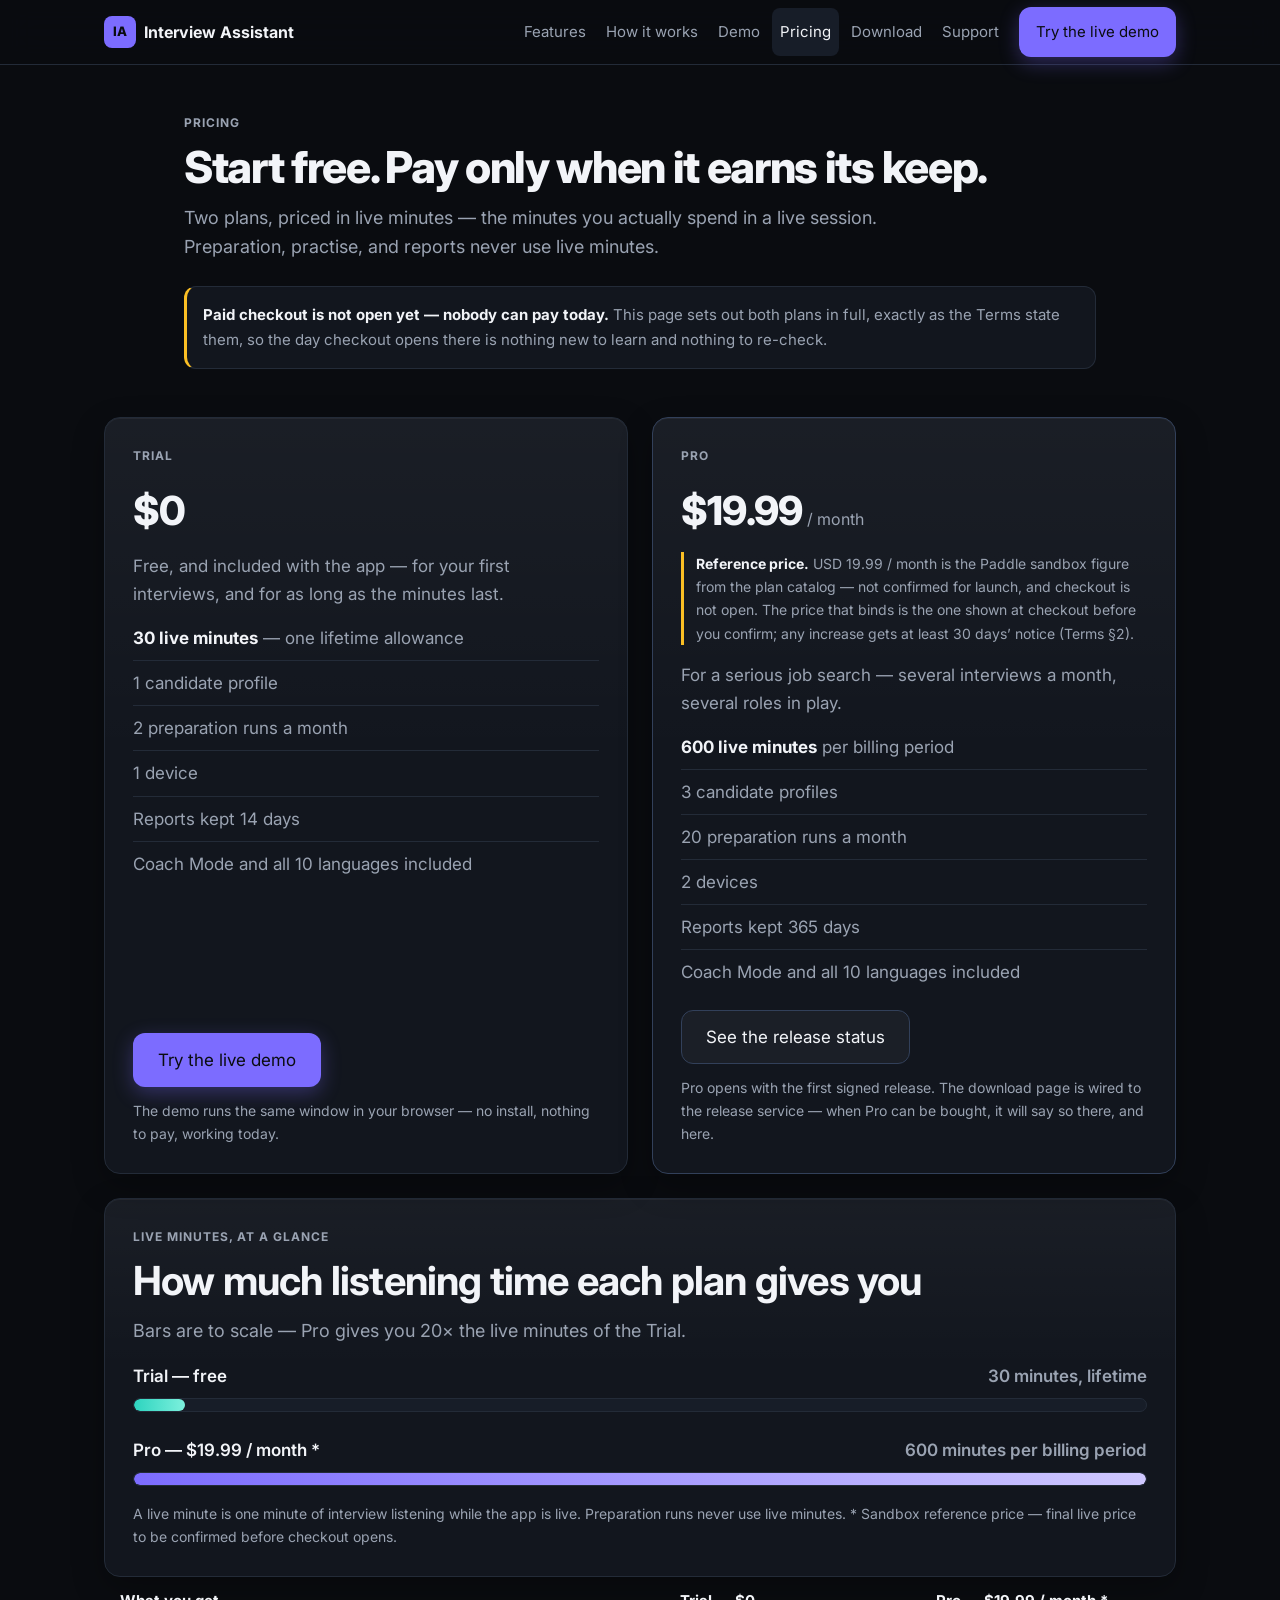
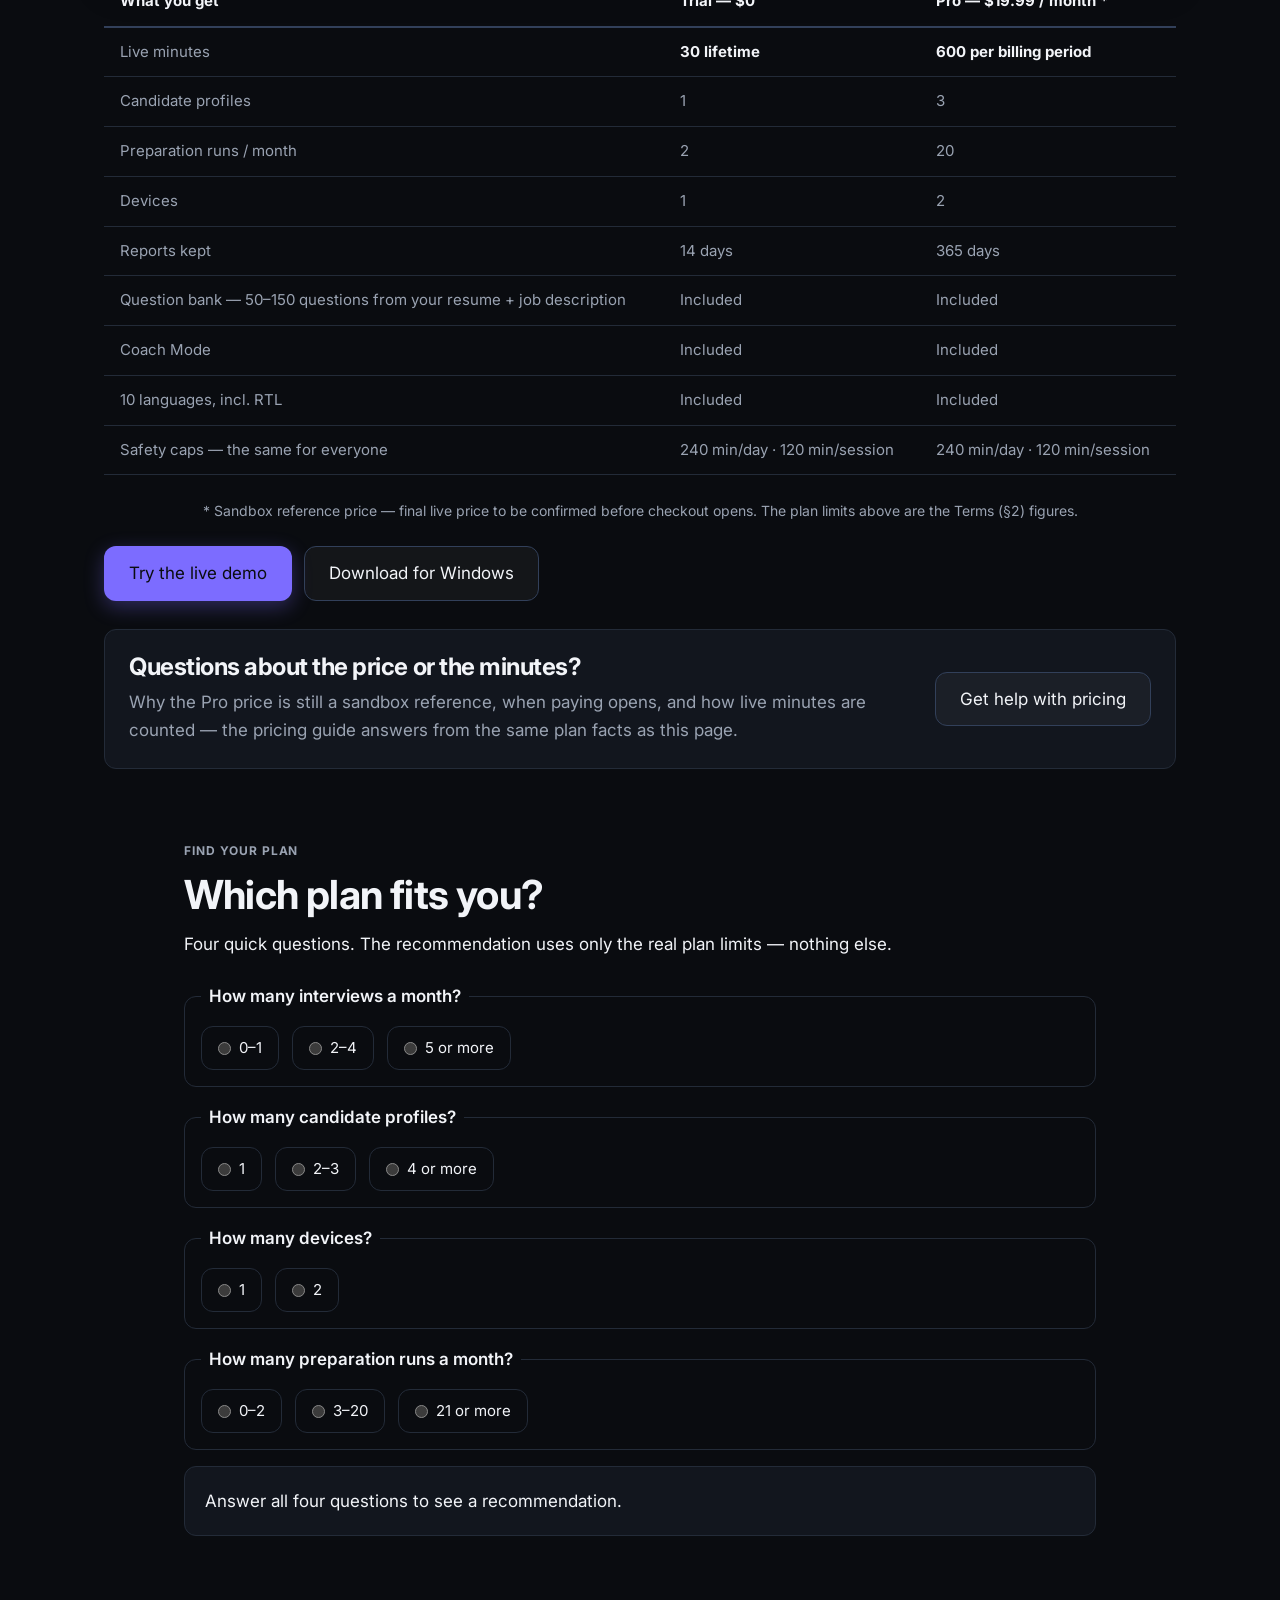
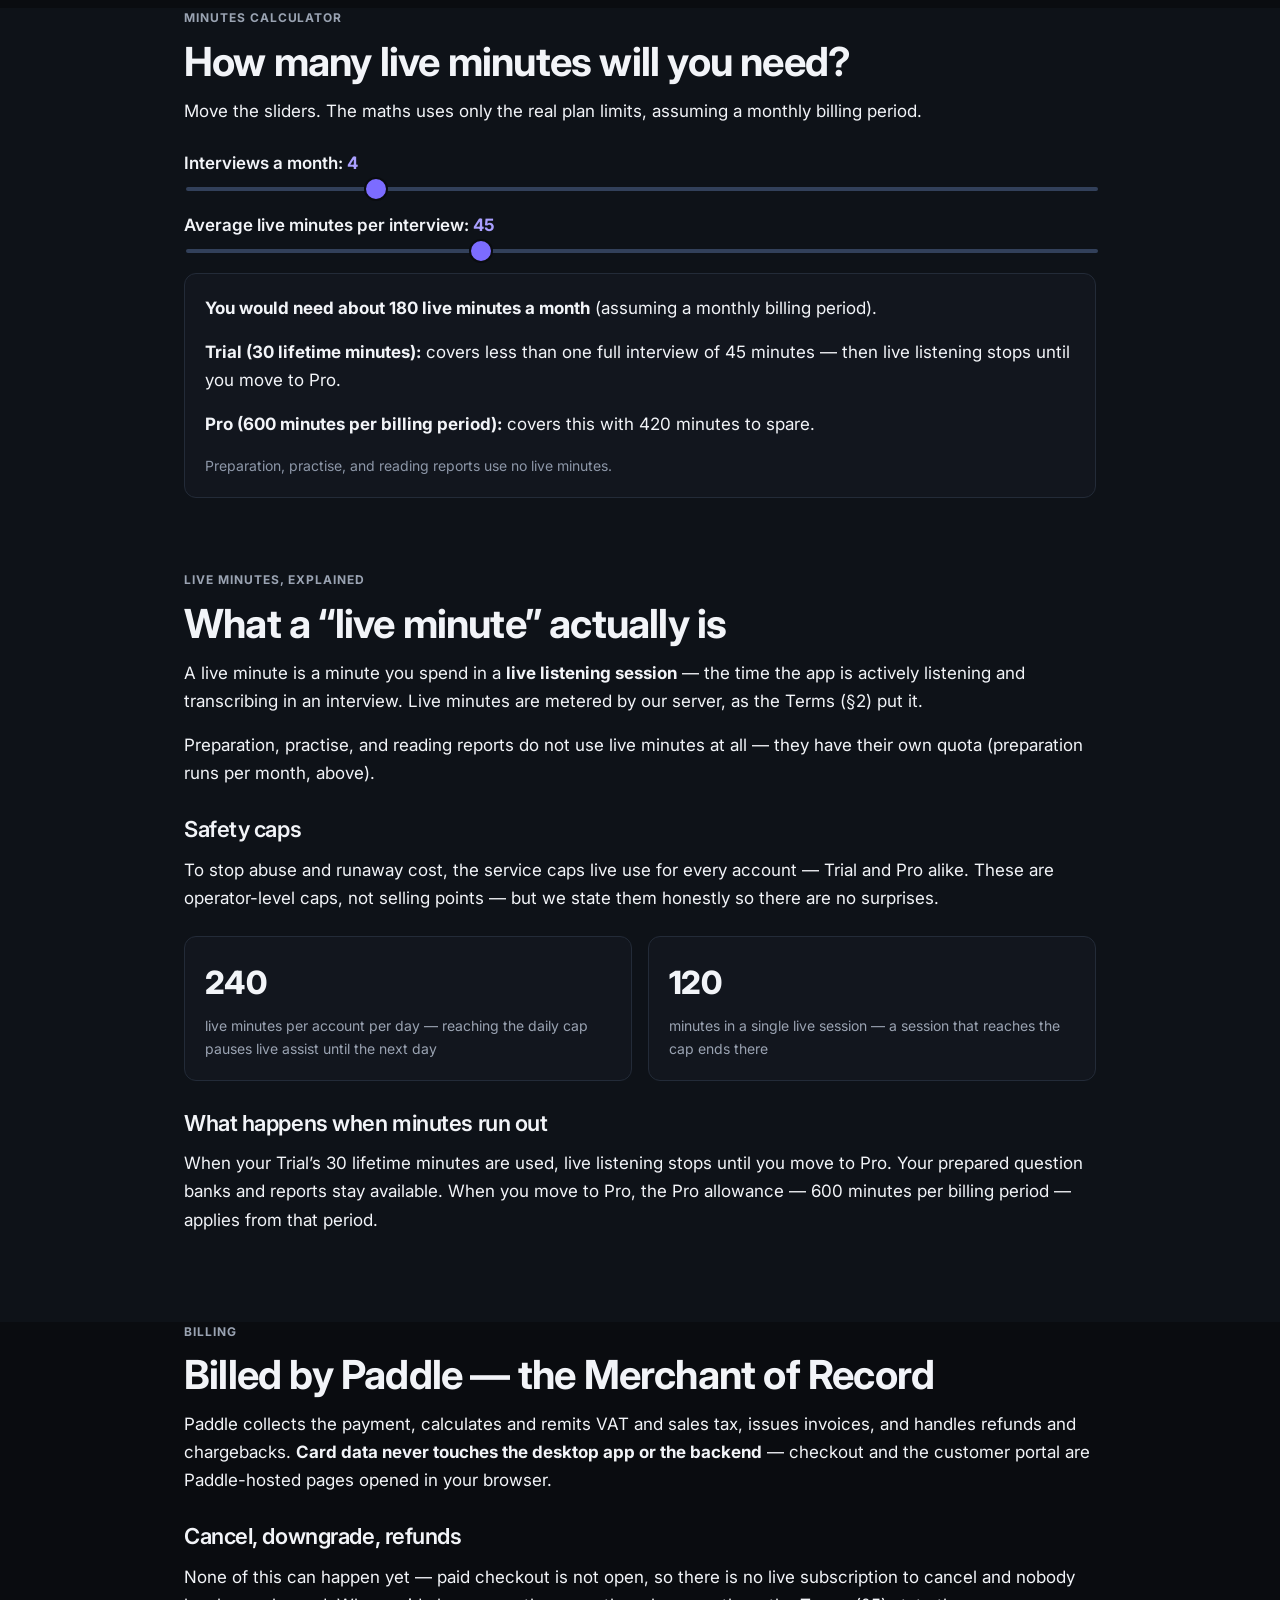
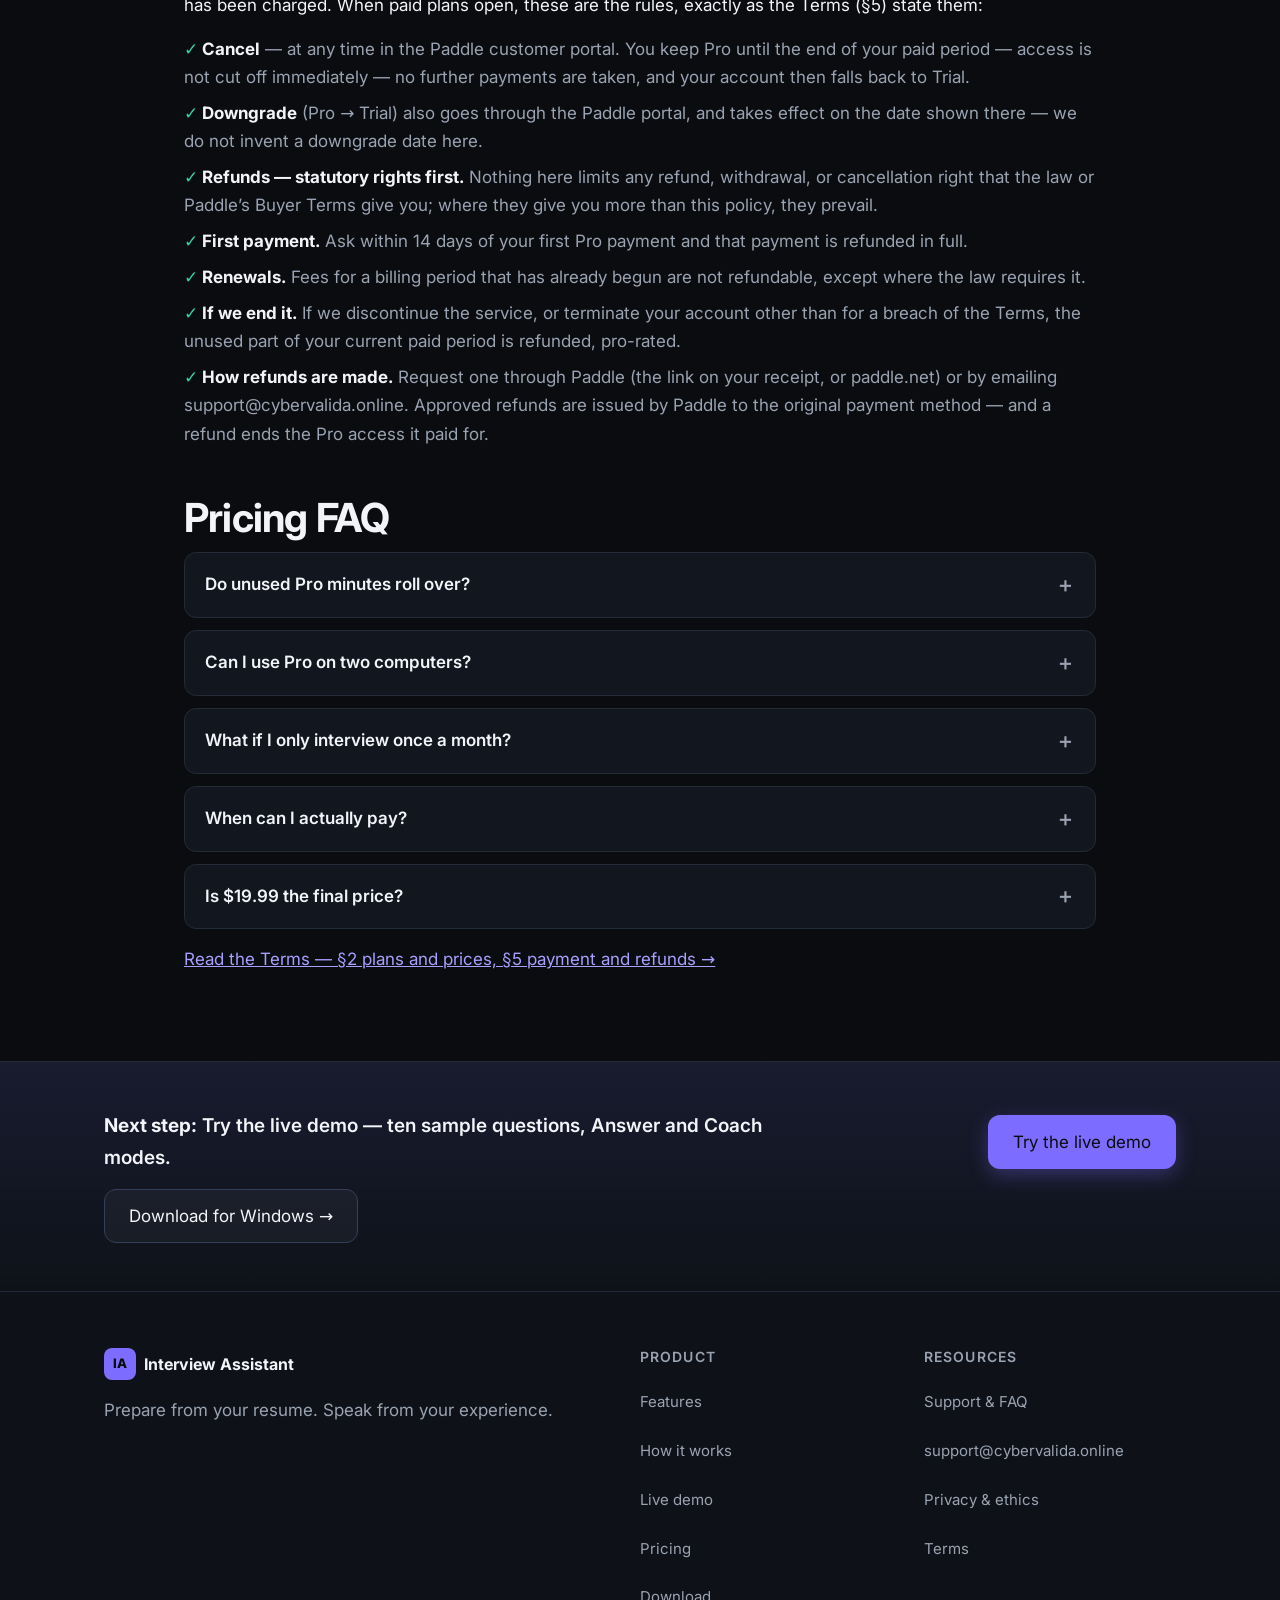
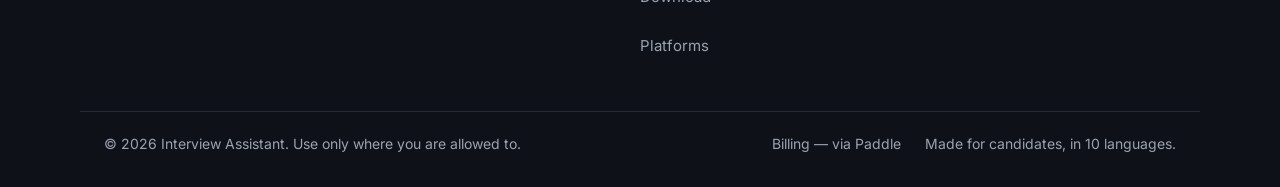
<file: website/pricing.html>
<!DOCTYPE html>
<html lang="en">
<head>
<meta charset="utf-8">
<meta name="viewport" content="width=device-width, initial-scale=1">
<meta name="color-scheme" content="dark">
<title>Pricing — Interview Assistant</title>
<meta name="description" content="Trial $0 with 30 lifetime live minutes vs Pro $19.99/month (sandbox reference) with 600 minutes per billing period. Billed by Paddle.">
<meta property="og:title" content="Pricing — Interview Assistant">
<meta property="og:description" content="Trial $0 with 30 lifetime live minutes vs Pro $19.99/month (sandbox reference) with 600 minutes per billing period. Billed by Paddle.">
<meta property="og:type" content="website">
<meta name="twitter:card" content="summary_large_image">
<link rel="preload" href="fonts/inter-latin.woff2" as="font" type="font/woff2" crossorigin>
<link rel="stylesheet" href="styles.css">
<link rel="icon" type="image/svg+xml" href="favicon.svg">
<meta property="og:image" content="https://cybervalida.online/og-image.png">
<link rel="canonical" href="https://cybervalida.online/pricing.html">
<meta property="og:url" content="https://cybervalida.online/pricing.html">
<meta name="theme-color" content="#0a0c10">
<meta name="twitter:image" content="https://cybervalida.online/og-image.png">
<script type="application/ld+json">
{
  "@context": "https://schema.org",
  "@type": "SoftwareApplication",
  "name": "Interview Assistant",
  "url": "https://cybervalida.online/",
  "applicationCategory": "BusinessApplication",
  "operatingSystem": "Windows 10, Windows 11",
  "inLanguage": "en",
  "description": "Interview preparation and practice coach for Windows, with a live assist mode for interviews where assistance is permitted.",
  "offers": [
    {"@type": "Offer", "name": "Trial", "price": "0", "priceCurrency": "USD"},
    {"@type": "Offer", "description": "Indicative Paddle sandbox reference price. Final live price to be confirmed before checkout opens.", "name": "Pro"}
  ]
}
</script>
</head>
<body>
  <div id="ia-growth-bar" hidden></div>
<a class="skip-link" href="#main">Skip to content</a>
<header class="site-header">
  <div class="container header-inner">
    <a class="brand" href="index.html" aria-label="Interview Assistant — home">
      <span class="brand-mark" aria-hidden="true">IA</span>
      <span class="brand-name">Interview Assistant</span>
    </a>
    <button class="nav-toggle" type="button" aria-expanded="false" aria-controls="site-nav" aria-label="Menu">
      <span class="nav-toggle-bars" aria-hidden="true"><span></span><span></span></span>
    </button>
    <nav id="site-nav" class="site-nav" aria-label="Main">
      <a href="index.html" class="nav-mobile-only">Home</a>
        <a href="features.html">Features</a>
      <a href="how-it-works.html">How it works</a>
      <a href="demo.html">Demo</a>
      <a href="pricing.html" aria-current="page">Pricing</a>
      <a href="download.html">Download</a>
      <a href="platforms.html" class="nav-mobile-only">Platforms</a>
      <a href="support.html">Support</a>
      <span class="nav-menu-foot">
        <a class="btn btn-primary nav-menu-cta" href="demo.html">Try the live demo</a>
        <span class="nav-menu-legal">
          <a href="privacy.html">Privacy</a>
          <a href="terms.html">Terms</a>
        </span>
      </span>
    </nav>
    <a class="btn btn-primary btn-small" href="demo.html">Try the live demo</a>
  </div>
</header>
<main id="main" tabindex="-1">
  <section class="page-hero">
    <div class="container narrow">
      <p class="eyebrow">Pricing</p>
      <h1>Start free. Pay only when it earns its keep.</h1>
      <p class="lead">Two plans, priced in live minutes — the minutes you actually spend in a live session. Preparation, practise, and reports never use live minutes.</p>
      <p class="prx-state"><strong>Paid checkout is not open yet — nobody can pay today.</strong> This page sets out both plans in full, exactly as the Terms state them, so the day checkout opens there is nothing new to learn and nothing to re-check.</p>
    </div>
  </section>
  <section class="section" aria-label="Plans">
    <div class="container">
      <div id="ia-growth-pricing" hidden></div>
      <div class="prx-plans">
        <article class="card prx-plan">
          <p class="eyebrow">Trial</p>
          <p class="prx-price"><span class="prx-amount">$0</span></p>
          <p class="prx-plan-line">Free, and included with the app — for your first interviews, and for as long as the minutes last.</p>
          <ul class="prx-facts">
            <li><strong>30 live minutes</strong> — one lifetime allowance</li>
            <li>1 candidate profile</li>
            <li>2 preparation runs a month</li>
            <li>1 device</li>
            <li>Reports kept 14 days</li>
            <li>Coach Mode and all 10 languages included</li>
          </ul>
          <p class="prx-plan-cta"><a class="btn btn-primary" href="demo.html">Try the live demo</a></p>
          <p class="prx-plan-note">The demo runs the same window in your browser — no install, nothing to pay, working today.</p>
        </article>
        <article class="card prx-plan prx-plan-pro">
          <p class="eyebrow">Pro</p>
          <p class="prx-price"><span class="prx-amount">$19.99</span> <span class="prx-per">/ month</span></p>
          <p class="prx-ref"><strong>Reference price.</strong> USD 19.99 / month is the Paddle sandbox figure from the plan catalog — not confirmed for launch, and checkout is not open. The price that binds is the one shown at checkout before you confirm; any increase gets at least 30 days’ notice (Terms §2).</p>
          <p class="prx-plan-line">For a serious job search — several interviews a month, several roles in play.</p>
          <ul class="prx-facts">
            <li><strong>600 live minutes</strong> per billing period</li>
            <li>3 candidate profiles</li>
            <li>20 preparation runs a month</li>
            <li>2 devices</li>
            <li>Reports kept 365 days</li>
            <li>Coach Mode and all 10 languages included</li>
          </ul>
          <p class="prx-plan-cta"><a class="btn btn-secondary" href="download.html">See the release status</a></p>
          <p class="prx-plan-note">Pro opens with the first signed release. The download page is wired to the release service — when Pro can be bought, it will say so there, and here.</p>
        </article>
      </div>
      <div class="card meter-card" aria-labelledby="meter-title">
        <p class="eyebrow">Live minutes, at a glance</p>
        <h2 id="meter-title">How much listening time each plan gives you</h2>
        <p class="section-intro">Bars are to scale — Pro gives you 20× the live minutes of the Trial.</p>
        <div class="meter-row">
          <div class="meter-head"><span>Trial — free</span><span class="meter-val">30 minutes, lifetime</span></div>
          <div class="meter-track" role="img" aria-label="Trial: 30 live minutes, lifetime — 5 percent of Pro's 600 minutes"><div class="meter-fill trial"></div></div>
        </div>
        <div class="meter-row">
          <div class="meter-head"><span>Pro — $19.99 / month *</span><span class="meter-val">600 minutes per billing period</span></div>
          <div class="meter-track" role="img" aria-label="Pro: 600 live minutes per billing period"><div class="meter-fill pro"></div></div>
        </div>
        <p class="meter-note">A live minute is one minute of interview listening while the app is live. Preparation runs never use live minutes. * Sandbox reference price — final live price to be confirmed before checkout opens.</p>
      </div>
      <div class="table-wrap">
        <table class="compare">
          <thead>
            <tr><th scope="col">What you get</th><th scope="col">Trial — $0</th><th scope="col">Pro — $19.99 / month *</th></tr>
          </thead>
          <tbody>
            <tr><td>Live minutes</td><td data-label="Trial — $0"><strong>30 lifetime</strong></td><td data-label="Pro — $19.99 / month *"><strong>600 per billing period</strong></td></tr>
            <tr><td>Candidate profiles</td><td data-label="Trial — $0">1</td><td data-label="Pro — $19.99 / month *">3</td></tr>
            <tr><td>Preparation runs / month</td><td data-label="Trial — $0">2</td><td data-label="Pro — $19.99 / month *">20</td></tr>
            <tr><td>Devices</td><td data-label="Trial — $0">1</td><td data-label="Pro — $19.99 / month *">2</td></tr>
            <tr><td>Reports kept</td><td data-label="Trial — $0">14 days</td><td data-label="Pro — $19.99 / month *">365 days</td></tr>
            <tr><td>Question bank — 50–150 questions from your resume + job description</td><td data-label="Trial — $0">Included</td><td data-label="Pro — $19.99 / month *">Included</td></tr>
            <tr><td>Coach Mode</td><td data-label="Trial — $0">Included</td><td data-label="Pro — $19.99 / month *">Included</td></tr>
            <tr><td>10 languages, incl. RTL</td><td data-label="Trial — $0">Included</td><td data-label="Pro — $19.99 / month *">Included</td></tr>
            <tr><td>Safety caps — the same for everyone</td><td data-label="Trial — $0">240 min/day · 120 min/session</td><td data-label="Pro — $19.99 / month *">240 min/day · 120 min/session</td></tr>
          </tbody>
        </table>
      </div>
      <p class="fineprint">* Sandbox reference price — final live price to be confirmed before checkout opens. The plan limits above are the Terms (§2) figures.</p>
      <p class="cta-row">
        <a class="btn btn-primary" href="demo.html">Try the live demo</a>
        <a class="btn btn-secondary" href="download.html">Download for Windows</a>
      </p>
      <div class="help-block" id="pricing-help">
        <div class="help-block-copy">
          <h2 class="help-block-title">Questions about the price or the minutes?</h2>
          <p class="help-block-line">Why the Pro price is still a sandbox reference, when paying opens, and how live minutes are counted — the pricing guide answers from the same plan facts as this page.</p>
        </div>
        <a class="btn btn-secondary" href="support.html?topic=pricing">Get help with pricing</a>
      </div>
    </div>
  </section>

  <section class="section" aria-labelledby="finder-title">
    <div class="container narrow">
      <p class="eyebrow">Find your plan</p>
      <h2 id="finder-title">Which plan fits you?</h2>
      <p>Four quick questions. The recommendation uses only the real plan limits — nothing else.</p>
      <form id="plan-finder" class="finder">
        <fieldset>
          <legend>How many interviews a month?</legend>
          <label class="radio-pill"><input type="radio" name="pf-interviews" value="0-1"> 0–1</label>
          <label class="radio-pill"><input type="radio" name="pf-interviews" value="2-4"> 2–4</label>
          <label class="radio-pill"><input type="radio" name="pf-interviews" value="5+"> 5 or more</label>
        </fieldset>
        <fieldset>
          <legend>How many candidate profiles?</legend>
          <label class="radio-pill"><input type="radio" name="pf-profiles" value="1"> 1</label>
          <label class="radio-pill"><input type="radio" name="pf-profiles" value="2-3"> 2–3</label>
          <label class="radio-pill"><input type="radio" name="pf-profiles" value="4+"> 4 or more</label>
        </fieldset>
        <fieldset>
          <legend>How many devices?</legend>
          <label class="radio-pill"><input type="radio" name="pf-devices" value="1"> 1</label>
          <label class="radio-pill"><input type="radio" name="pf-devices" value="2"> 2</label>
        </fieldset>
        <fieldset>
          <legend>How many preparation runs a month?</legend>
          <label class="radio-pill"><input type="radio" name="pf-prep" value="0-2"> 0–2</label>
          <label class="radio-pill"><input type="radio" name="pf-prep" value="3-20"> 3–20</label>
          <label class="radio-pill"><input type="radio" name="pf-prep" value="21+"> 21 or more</label>
        </fieldset>
      </form>
      <noscript><p class="muted">The plan finder needs JavaScript; the comparison table above lists both plans.</p></noscript>
      <div class="finder-result" id="finder-result" aria-live="polite">
        <p>Answer all four questions to see a recommendation.</p>
      </div>
    </div>
  </section>

  <section class="section section-soft" aria-labelledby="calc-title">
    <div class="container narrow">
      <p class="eyebrow">Minutes calculator</p>
      <h2 id="calc-title">How many live minutes will you need?</h2>
      <p>Move the sliders. The maths uses only the real plan limits, assuming a monthly billing period.</p>
      <div class="calc">
        <label for="calc-interviews">Interviews a month: <output id="calc-interviews-out" for="calc-interviews">4</output></label>
        <input type="range" id="calc-interviews" min="0" max="20" step="1" value="4">
        <label for="calc-minutes">Average live minutes per interview: <output id="calc-minutes-out" for="calc-minutes">45</output></label>
        <input type="range" id="calc-minutes" min="10" max="120" step="5" value="45">
      </div>
      <noscript><p class="muted">The calculator needs JavaScript; the plan limits are in the table above.</p></noscript>
      <div class="calc-result" id="calc-result" aria-live="polite"></div>
    </div>
  </section>

  <section class="section section-soft" aria-labelledby="minutes-title">
    <div class="container narrow">
      <p class="eyebrow">Live minutes, explained</p>
      <h2 id="minutes-title">What a “live minute” actually is</h2>
      <p>A live minute is a minute you spend in a <strong>live listening session</strong> — the time the app is actively listening and transcribing in an interview. Live minutes are metered by our server, as the Terms (§2) put it.</p>
      <p>Preparation, practise, and reading reports do not use live minutes at all — they have their own quota (preparation runs per month, above).</p>
      <h3>Safety caps</h3>
      <p>To stop abuse and runaway cost, the service caps live use for every account — Trial and Pro alike. These are operator-level caps, not selling points — but we state them honestly so there are no surprises.</p>
      <div class="prx-caps">
        <div class="prx-cap">
          <p class="prx-cap-num">240</p>
          <p class="prx-cap-label">live minutes per account per day — reaching the daily cap pauses live assist until the next day</p>
        </div>
        <div class="prx-cap">
          <p class="prx-cap-num">120</p>
          <p class="prx-cap-label">minutes in a single live session — a session that reaches the cap ends there</p>
        </div>
      </div>
      <h3>What happens when minutes run out</h3>
      <p>When your Trial’s 30 lifetime minutes are used, live listening stops until you move to Pro. Your prepared question banks and reports stay available. When you move to Pro, the Pro allowance — 600 minutes per billing period — applies from that period.</p>
    </div>
  </section>

  <section class="section" aria-labelledby="billing-title">
    <div class="container narrow">
      <p class="eyebrow">Billing</p>
      <h2 id="billing-title">Billed by Paddle — the Merchant of Record</h2>
      <p>Paddle collects the payment, calculates and remits VAT and sales tax, issues invoices, and handles refunds and chargebacks. <strong>Card data never touches the desktop app or the backend</strong> — checkout and the customer portal are Paddle-hosted pages opened in your browser.</p>
      <h3>Cancel, downgrade, refunds</h3>
      <p>None of this can happen yet — paid checkout is not open, so there is no live subscription to cancel and nobody has been charged. When paid plans open, these are the rules, exactly as the Terms (§5) state them:</p>
      <ul class="check-list">
        <li><strong>Cancel</strong> — at any time in the Paddle customer portal. You keep Pro until the end of your paid period — access is not cut off immediately — no further payments are taken, and your account then falls back to Trial.</li>
        <li><strong>Downgrade</strong> (Pro → Trial) also goes through the Paddle portal, and takes effect on the date shown there — we do not invent a downgrade date here.</li>
        <li><strong>Refunds — statutory rights first.</strong> Nothing here limits any refund, withdrawal, or cancellation right that the law or Paddle’s Buyer Terms give you; where they give you more than this policy, they prevail.</li>
        <li><strong>First payment.</strong> Ask within 14 days of your first Pro payment and that payment is refunded in full.</li>
        <li><strong>Renewals.</strong> Fees for a billing period that has already begun are not refundable, except where the law requires it.</li>
        <li><strong>If we end it.</strong> If we discontinue the service, or terminate your account other than for a breach of the Terms, the unused part of your current paid period is refunded, pro-rated.</li>
        <li><strong>How refunds are made.</strong> Request one through Paddle (the link on your receipt, or paddle.net) or by emailing support@cybervalida.online. Approved refunds are issued by Paddle to the original payment method — and a refund ends the Pro access it paid for.</li>
      </ul>
      <h2>Pricing FAQ</h2>
      <div class="acc">
        <div class="acc-item">
          <button class="acc-btn" type="button" aria-expanded="true" aria-controls="faq-pp1" id="faq-pb1">Do unused Pro minutes roll over?<span class="chev" aria-hidden="true">＋</span></button>
          <div class="acc-panel" id="faq-pp1" role="region" aria-labelledby="faq-pb1"><div><p>No. The Terms give Pro 600 live minutes per billing period, and make no provision for unused minutes to roll into the next period — each period stands on its own.</p></div></div>
        </div>
        <div class="acc-item">
          <button class="acc-btn" type="button" aria-expanded="true" aria-controls="faq-pp2" id="faq-pb2">Can I use Pro on two computers?<span class="chev" aria-hidden="true">＋</span></button>
          <div class="acc-panel" id="faq-pp2" role="region" aria-labelledby="faq-pb2"><div><p>Yes — Pro allows 2 devices; Trial allows 1.</p></div></div>
        </div>
        <div class="acc-item">
          <button class="acc-btn" type="button" aria-expanded="true" aria-controls="faq-pp3" id="faq-pb3">What if I only interview once a month?<span class="chev" aria-hidden="true">＋</span></button>
          <div class="acc-panel" id="faq-pp3" role="region" aria-labelledby="faq-pb3"><div><p>Then the Trial’s 30 lifetime minutes may be enough for a while. Pro is for a serious job search — several interviews a month, several roles, several profiles.</p></div></div>
        </div>
        <div class="acc-item">
          <button class="acc-btn" type="button" aria-expanded="true" aria-controls="faq-pp4" id="faq-pb4">When can I actually pay?<span class="chev" aria-hidden="true">＋</span></button>
          <div class="acc-panel" id="faq-pp4" role="region" aria-labelledby="faq-pb4"><div><p>Not yet. Paid checkout opens only after the Paddle live price is confirmed and the checkout flow is tested end to end. Until then, the price on this page is a sandbox reference, and the Trial is the way in.</p></div></div>
        </div>
        <div class="acc-item">
          <button class="acc-btn" type="button" aria-expanded="true" aria-controls="faq-pp5" id="faq-pb5">Is $19.99 the final price?<span class="chev" aria-hidden="true">＋</span></button>
          <div class="acc-panel" id="faq-pp5" role="region" aria-labelledby="faq-pb5"><div><p>It is the current reference price, from Paddle’s sandbox catalog — not a promise. The price that binds is the one shown at checkout before you confirm (Terms §2). If the Pro price ever increases, you get at least 30 days’ notice — by email and on this page — before it takes effect, and it applies only from the first billing period that begins after the notice period ends.</p></div></div>
        </div>
      </div>
      <p><a href="terms.html">Read the Terms — §2 plans and prices, §5 payment and refunds →</a></p>
    </div>
  </section>

  <section class="next-band" aria-label="Next step">
    <div class="container">
      <p><strong>Next step:</strong> Try the live demo — ten sample questions, Answer and Coach modes.</p>
      <a class="btn btn-primary" href="demo.html">Try the live demo</a>
      <a class="btn btn-secondary" href="download.html">Download for Windows →</a>
    </div>
  </section>

</main>
<footer class="site-footer">
  <div class="container footer-grid">
    <div>
      <a class="brand" href="index.html" aria-label="Interview Assistant — home"><span class="brand-mark" aria-hidden="true">IA</span>
        <span class="brand-name">Interview Assistant</span></a>
      <p class="muted">Prepare from your resume. Speak from your experience.</p>
    </div>
    <nav aria-label="Product">
      <h3>Product</h3>
      <a href="features.html">Features</a>
      <a href="how-it-works.html">How it works</a>
      <a href="demo.html">Live demo</a>
      <a href="pricing.html">Pricing</a>
      <a href="download.html">Download</a>
      <a href="platforms.html">Platforms</a>
    </nav>
    <nav aria-label="Resources">
      <h3>Resources</h3>
      <a href="support.html">Support &amp; FAQ</a>
      <a href="mailto:support@cybervalida.online">support@cybervalida.online</a>
      <a href="privacy.html">Privacy &amp; ethics</a>
      <a href="terms.html">Terms</a>
    </nav>
  </div>
  <div class="container footer-bottom">
    <p>© 2026 Interview Assistant. Use only where you are allowed to.</p>
    <div class="footer-bottom-right">
      <a href="pricing.html">Billing — via Paddle</a>
      <p class="muted">Made for candidates, in 10 languages.</p>
    </div>
  </div>
</footer>
<div class="sticky-cta" id="sticky-cta" hidden>
  <p class="sticky-cta-text">Interview Assistant for Windows — free Trial, 30 live minutes.</p>
  <a class="btn btn-primary btn-small" href="demo.html">Try the live demo</a>
  <a class="btn btn-secondary btn-small" href="download.html">Download for Windows</a>
  <button class="sticky-cta-close" type="button" id="sticky-cta-close" aria-label="Dismiss">×</button>
</div>
<script src="app.js"></script>
</body>
</html>
</file>
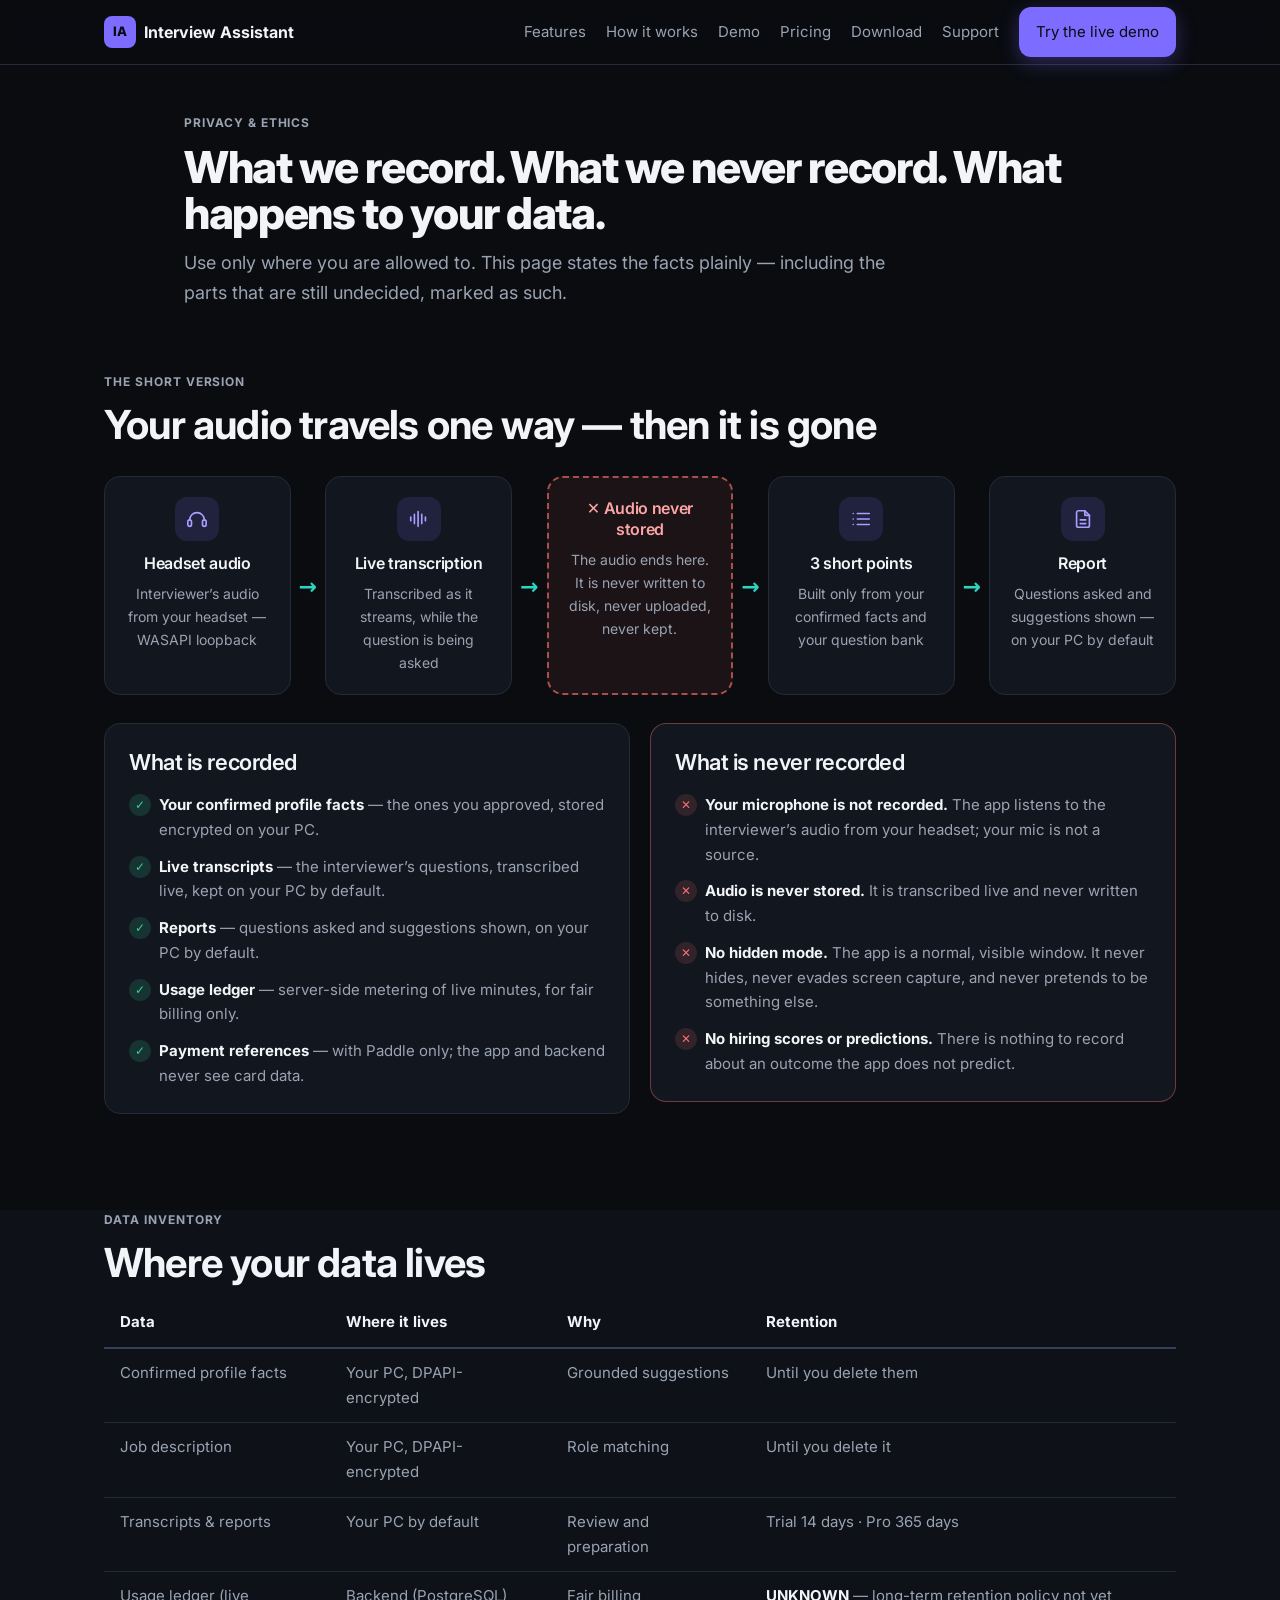
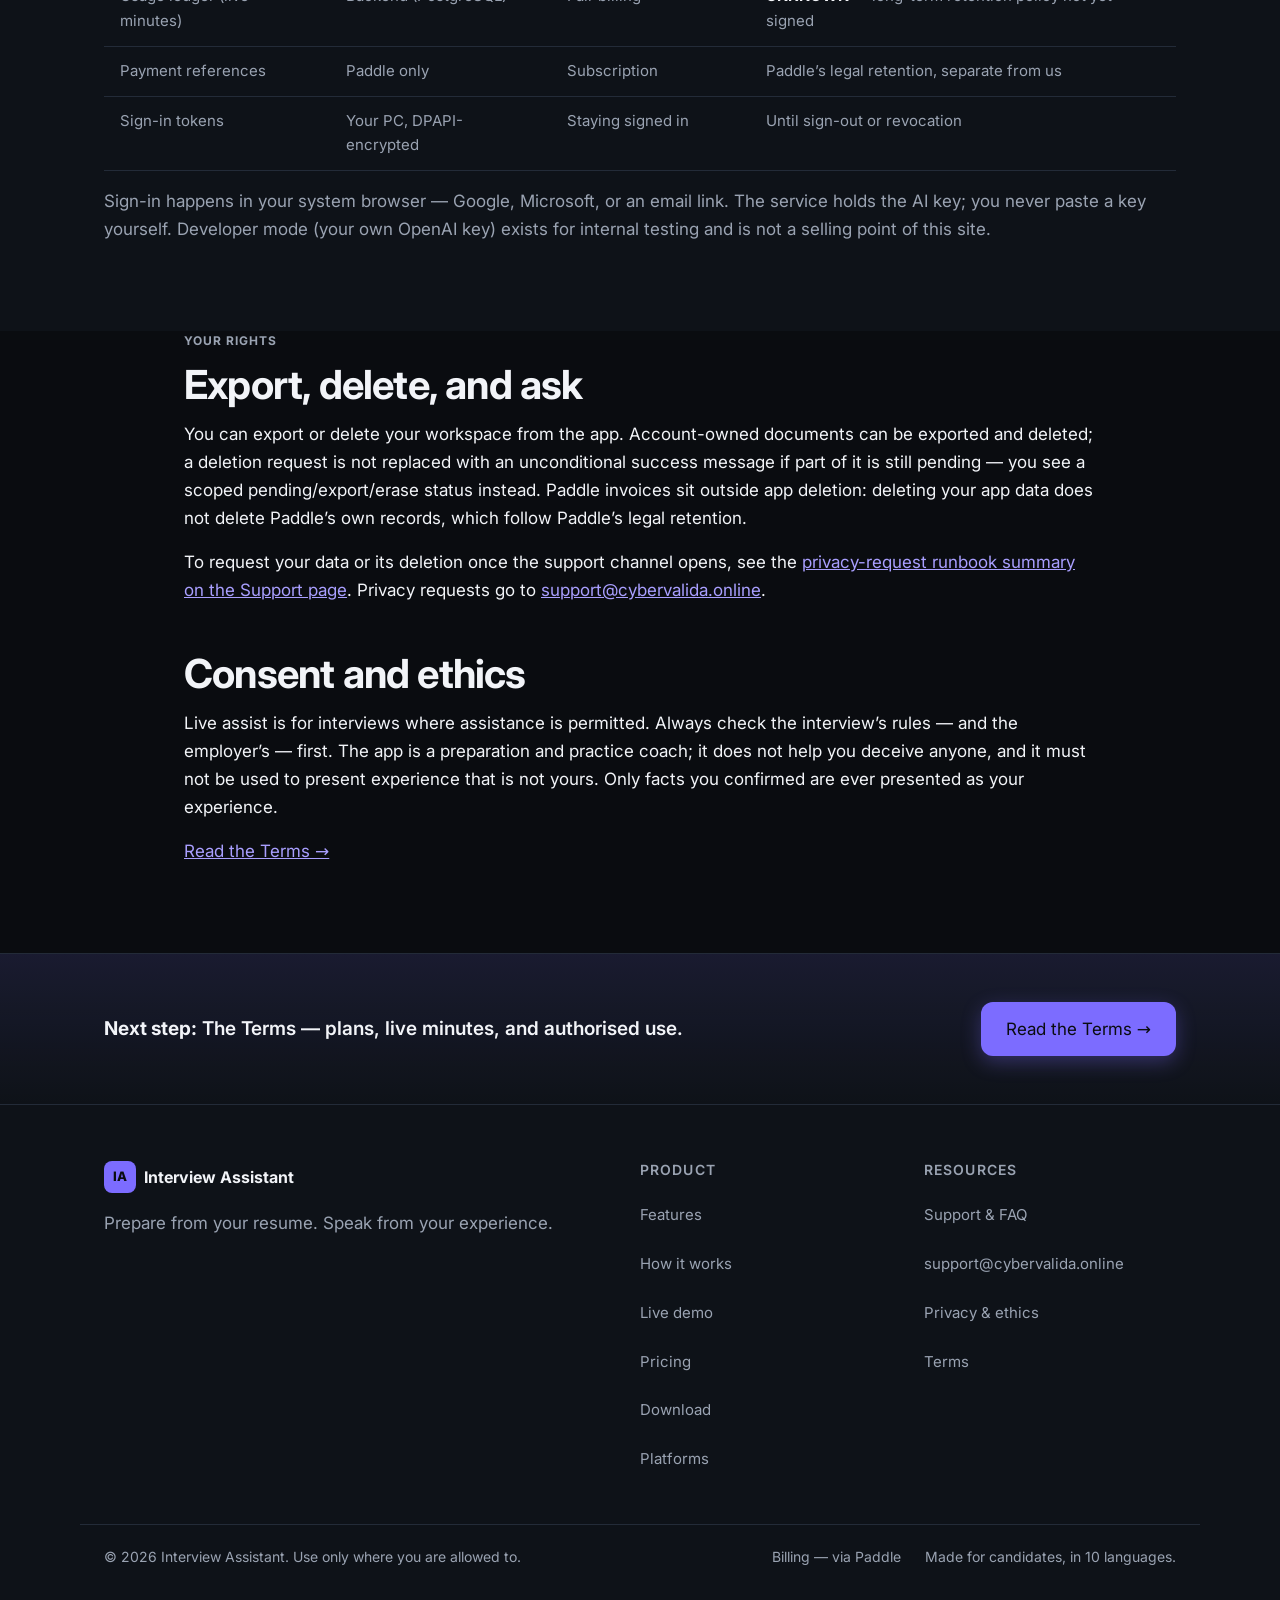
<file: website/privacy.html>
<!DOCTYPE html>
<html lang="en">
<head>
<meta charset="utf-8">
<meta name="viewport" content="width=device-width, initial-scale=1">
<meta name="color-scheme" content="dark">
<title>Privacy & ethics — Interview Assistant</title>
<meta name="description" content="What is recorded, what is never recorded, where your data lives, retention, export and erasure.">
<meta property="og:title" content="Privacy & ethics — Interview Assistant">
<meta property="og:description" content="What is recorded, what is never recorded, where your data lives, retention, export and erasure.">
<meta property="og:type" content="website">
<meta name="twitter:card" content="summary_large_image">
<link rel="preload" href="fonts/inter-latin.woff2" as="font" type="font/woff2" crossorigin>
<link rel="stylesheet" href="styles.css">
<link rel="icon" type="image/svg+xml" href="favicon.svg">
<meta property="og:image" content="https://cybervalida.online/og-image.png">
<link rel="canonical" href="https://cybervalida.online/privacy.html">
<meta property="og:url" content="https://cybervalida.online/privacy.html">
<meta name="theme-color" content="#0a0c10">
<meta name="twitter:image" content="https://cybervalida.online/og-image.png">
<script type="application/ld+json">
{
  "@context": "https://schema.org",
  "@type": "SoftwareApplication",
  "name": "Interview Assistant",
  "url": "https://cybervalida.online/",
  "applicationCategory": "BusinessApplication",
  "operatingSystem": "Windows 10, Windows 11",
  "inLanguage": "en",
  "description": "Interview preparation and practice coach for Windows, with a live assist mode for interviews where assistance is permitted.",
  "offers": [
    {"@type": "Offer", "name": "Trial", "price": "0", "priceCurrency": "USD"},
    {"@type": "Offer", "description": "Indicative Paddle sandbox reference price. Final live price to be confirmed before checkout opens.", "name": "Pro"}
  ]
}
</script>
</head>
<body class="page-privacy">
  <div id="ia-growth-bar" hidden></div>
<a class="skip-link" href="#main">Skip to content</a>
<header class="site-header">
  <div class="container header-inner">
    <a class="brand" href="index.html" aria-label="Interview Assistant — home">
      <span class="brand-mark" aria-hidden="true">IA</span>
      <span class="brand-name">Interview Assistant</span>
    </a>
    <button class="nav-toggle" type="button" aria-expanded="false" aria-controls="site-nav" aria-label="Menu">
      <span class="nav-toggle-bars" aria-hidden="true"><span></span><span></span></span>
    </button>
    <nav id="site-nav" class="site-nav" aria-label="Main">
      <a href="index.html" class="nav-mobile-only">Home</a>
        <a href="features.html">Features</a>
      <a href="how-it-works.html">How it works</a>
      <a href="demo.html">Demo</a>
      <a href="pricing.html">Pricing</a>
      <a href="download.html">Download</a>
      <a href="platforms.html" class="nav-mobile-only">Platforms</a>
      <a href="support.html">Support</a>
      <span class="nav-menu-foot">
        <a class="btn btn-primary nav-menu-cta" href="demo.html">Try the live demo</a>
        <span class="nav-menu-legal">
          <a href="privacy.html" aria-current="page">Privacy</a>
          <a href="terms.html">Terms</a>
        </span>
      </span>
    </nav>
    <a class="btn btn-primary btn-small" href="demo.html">Try the live demo</a>
  </div>
</header>
<main id="main" tabindex="-1">
  <section class="page-hero">
    <div class="container narrow">
      <p class="eyebrow">Privacy & ethics</p>
      <h1>What we record. What we never record. What happens to your data.</h1>
      <p class="lead">Use only where you are allowed to. This page states the facts plainly — including the parts that are still undecided, marked as such.</p>
    </div>
  </section>
  <section class="section" aria-labelledby="record-title">
    <div class="container">
      <p class="eyebrow">The short version</p>
      <h2 id="record-title">Your audio travels one way — then it is gone</h2>
      <div class="dataflow" aria-label="Data flow: headset audio is transcribed live, never stored, then three points and a report are produced">
        <div class="flow-node">
          <span class="flow-ic" aria-hidden="true"><svg viewBox="0 0 24 24" fill="none" stroke="currentColor" stroke-width="1.8" stroke-linecap="round" stroke-linejoin="round"><path d="M4 13a8 8 0 0 1 16 0"/><rect x="2" y="13" width="4" height="7" rx="2"/><rect x="18" y="13" width="4" height="7" rx="2"/></svg></span>
          <h3>Headset audio</h3>
          <p>Interviewer’s audio from your headset — WASAPI loopback</p>
        </div>
        <span class="flow-arrow" aria-hidden="true">→</span>
        <div class="flow-node">
          <span class="flow-ic" aria-hidden="true"><svg viewBox="0 0 24 24" fill="none" stroke="currentColor" stroke-width="1.8" stroke-linecap="round" stroke-linejoin="round"><path d="M3 10v4M7 7v10M11 4v16M15 7v10M19 10v4"/></svg></span>
          <h3>Live transcription</h3>
          <p>Transcribed as it streams, while the question is being asked</p>
        </div>
        <span class="flow-arrow" aria-hidden="true">→</span>
        <div class="flow-break">
          <h3>✕ Audio never stored</h3>
          <p>The audio ends here. It is never written to disk, never uploaded, never kept.</p>
        </div>
        <span class="flow-arrow" aria-hidden="true">→</span>
        <div class="flow-node">
          <span class="flow-ic" aria-hidden="true"><svg viewBox="0 0 24 24" fill="none" stroke="currentColor" stroke-width="1.8" stroke-linecap="round" stroke-linejoin="round"><path d="M8 6h13M8 12h13M8 18h13M3.5 6h.01M3.5 12h.01M3.5 18h.01"/></svg></span>
          <h3>3 short points</h3>
          <p>Built only from your confirmed facts and your question bank</p>
        </div>
        <span class="flow-arrow" aria-hidden="true">→</span>
        <div class="flow-node">
          <span class="flow-ic" aria-hidden="true"><svg viewBox="0 0 24 24" fill="none" stroke="currentColor" stroke-width="1.8" stroke-linecap="round" stroke-linejoin="round"><path d="M14 3H7a2 2 0 0 0-2 2v14a2 2 0 0 0 2 2h10a2 2 0 0 0 2-2V8z"/><path d="M14 3v5h5"/><path d="M9 13h6M9 17h6"/></svg></span>
          <h3>Report</h3>
          <p>Questions asked and suggestions shown — on your PC by default</p>
        </div>
      </div>
      <div class="vs-grid">
        <div class="vs-col">
          <h3>What is recorded</h3>
          <ul class="vs-list vs-yes">
            <li><span class="mk" aria-hidden="true">✓</span><span><strong>Your confirmed profile facts</strong> — the ones you approved, stored encrypted on your PC.</span></li>
            <li><span class="mk" aria-hidden="true">✓</span><span><strong>Live transcripts</strong> — the interviewer’s questions, transcribed live, kept on your PC by default.</span></li>
            <li><span class="mk" aria-hidden="true">✓</span><span><strong>Reports</strong> — questions asked and suggestions shown, on your PC by default.</span></li>
            <li><span class="mk" aria-hidden="true">✓</span><span><strong>Usage ledger</strong> — server-side metering of live minutes, for fair billing only.</span></li>
            <li><span class="mk" aria-hidden="true">✓</span><span><strong>Payment references</strong> — with Paddle only; the app and backend never see card data.</span></li>
          </ul>
        </div>
        <div class="vs-col never">
          <h3>What is never recorded</h3>
          <ul class="vs-list vs-no">
            <li><span class="mk" aria-hidden="true">✕</span><span><strong>Your microphone is not recorded.</strong> The app listens to the interviewer’s audio from your headset; your mic is not a source.</span></li>
            <li><span class="mk" aria-hidden="true">✕</span><span><strong>Audio is never stored.</strong> It is transcribed live and never written to disk.</span></li>
            <li><span class="mk" aria-hidden="true">✕</span><span><strong>No hidden mode.</strong> The app is a normal, visible window. It never hides, never evades screen capture, and never pretends to be something else.</span></li>
            <li><span class="mk" aria-hidden="true">✕</span><span><strong>No hiring scores or predictions.</strong> There is nothing to record about an outcome the app does not predict.</span></li>
          </ul>
        </div>
      </div>
    </div>
  </section>

  <section class="section section-soft" aria-labelledby="inventory-title">
    <div class="container">
      <p class="eyebrow">Data inventory</p>
      <h2 id="inventory-title">Where your data lives</h2>
      <div class="table-wrap">
        <table class="compare">
          <thead><tr><th scope="col">Data</th><th scope="col">Where it lives</th><th scope="col">Why</th><th scope="col">Retention</th></tr></thead>
          <tbody>
            <tr><td>Confirmed profile facts</td><td data-label="Where it lives">Your PC, DPAPI-encrypted</td><td data-label="Why">Grounded suggestions</td><td data-label="Retention">Until you delete them</td></tr>
            <tr><td>Job description</td><td data-label="Where it lives">Your PC, DPAPI-encrypted</td><td data-label="Why">Role matching</td><td data-label="Retention">Until you delete it</td></tr>
            <tr><td>Transcripts &amp; reports</td><td data-label="Where it lives">Your PC by default</td><td data-label="Why">Review and preparation</td><td data-label="Retention">Trial 14 days · Pro 365 days</td></tr>
            <tr><td>Usage ledger (live minutes)</td><td data-label="Where it lives">Backend (PostgreSQL)</td><td data-label="Why">Fair billing</td><td data-label="Retention"><strong>UNKNOWN</strong> — long-term retention policy not yet signed</td></tr>
            <tr><td>Payment references</td><td data-label="Where it lives">Paddle only</td><td data-label="Why">Subscription</td><td data-label="Retention">Paddle’s legal retention, separate from us</td></tr>
            <tr><td>Sign-in tokens</td><td data-label="Where it lives">Your PC, DPAPI-encrypted</td><td data-label="Why">Staying signed in</td><td data-label="Retention">Until sign-out or revocation</td></tr>
          </tbody>
        </table>
      </div>
      <p class="muted">Sign-in happens in your system browser — Google, Microsoft, or an email link. The service holds the AI key; you never paste a key yourself. Developer mode (your own OpenAI key) exists for internal testing and is not a selling point of this site.</p>
    </div>
  </section>

  <section class="section" aria-labelledby="rights-title">
    <div class="container narrow">
      <p class="eyebrow">Your rights</p>
      <h2 id="rights-title">Export, delete, and ask</h2>
      <p>You can export or delete your workspace from the app. Account-owned documents can be exported and deleted; a deletion request is not replaced with an unconditional success message if part of it is still pending — you see a scoped pending/export/erase status instead. Paddle invoices sit outside app deletion: deleting your app data does not delete Paddle’s own records, which follow Paddle’s legal retention.</p>
      <p>To request your data or its deletion once the support channel opens, see the <a href="support.html#runbook">privacy-request runbook summary on the Support page</a>. Privacy requests go to <a href="mailto:support@cybervalida.online?subject=Interview%20Assistant%20%E2%80%94%20privacy%20request">support@cybervalida.online</a>.</p>
      <h2>Consent and ethics</h2>
      <p>Live assist is for interviews where assistance is permitted. Always check the interview’s rules — and the employer’s — first. The app is a preparation and practice coach; it does not help you deceive anyone, and it must not be used to present experience that is not yours. Only facts you confirmed are ever presented as your experience.</p>
      <p><a href="terms.html">Read the Terms →</a></p>
    </div>
  </section>

  <section class="next-band" aria-label="Next step">
    <div class="container">
      <p><strong>Next step:</strong> The Terms — plans, live minutes, and authorised use.</p>
      <a class="btn btn-primary" href="terms.html">Read the Terms →</a>
    </div>
  </section>

</main>
<footer class="site-footer">
  <div class="container footer-grid">
    <div>
      <a class="brand" href="index.html" aria-label="Interview Assistant — home"><span class="brand-mark" aria-hidden="true">IA</span>
        <span class="brand-name">Interview Assistant</span></a>
      <p class="muted">Prepare from your resume. Speak from your experience.</p>
    </div>
    <nav aria-label="Product">
      <h3>Product</h3>
      <a href="features.html">Features</a>
      <a href="how-it-works.html">How it works</a>
      <a href="demo.html">Live demo</a>
      <a href="pricing.html">Pricing</a>
      <a href="download.html">Download</a>
      <a href="platforms.html">Platforms</a>
    </nav>
    <nav aria-label="Resources">
      <h3>Resources</h3>
      <a href="support.html">Support &amp; FAQ</a>
      <a href="mailto:support@cybervalida.online">support@cybervalida.online</a>
      <a href="privacy.html">Privacy &amp; ethics</a>
      <a href="terms.html">Terms</a>
    </nav>
  </div>
  <div class="container footer-bottom">
    <p>© 2026 Interview Assistant. Use only where you are allowed to.</p>
    <div class="footer-bottom-right">
      <a href="pricing.html">Billing — via Paddle</a>
      <p class="muted">Made for candidates, in 10 languages.</p>
    </div>
  </div>
</footer>
<div class="sticky-cta" id="sticky-cta" hidden>
  <p class="sticky-cta-text">Interview Assistant for Windows — free Trial, 30 live minutes.</p>
  <a class="btn btn-primary btn-small" href="demo.html">Try the live demo</a>
  <a class="btn btn-secondary btn-small" href="download.html">Download for Windows</a>
  <button class="sticky-cta-close" type="button" id="sticky-cta-close" aria-label="Dismiss">×</button>
</div>
<script src="app.js"></script>
</body>
</html>
</file>
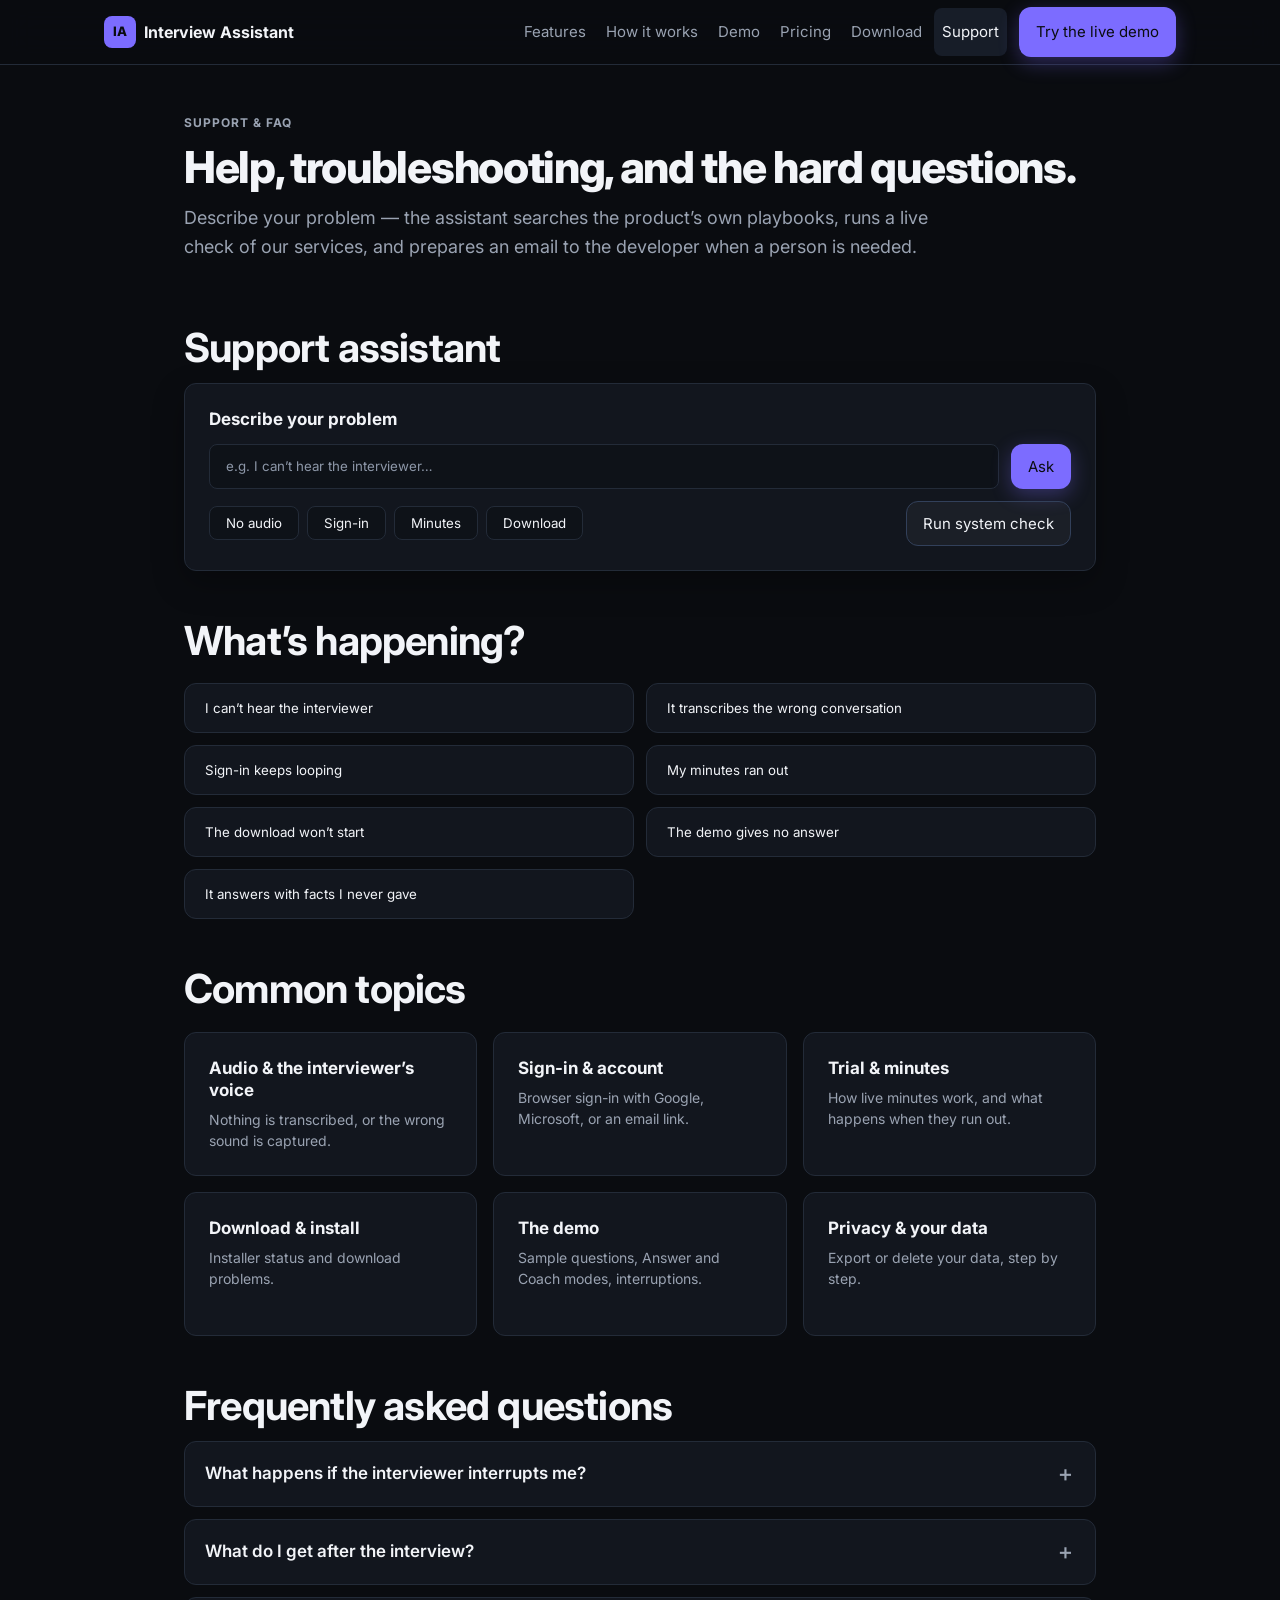
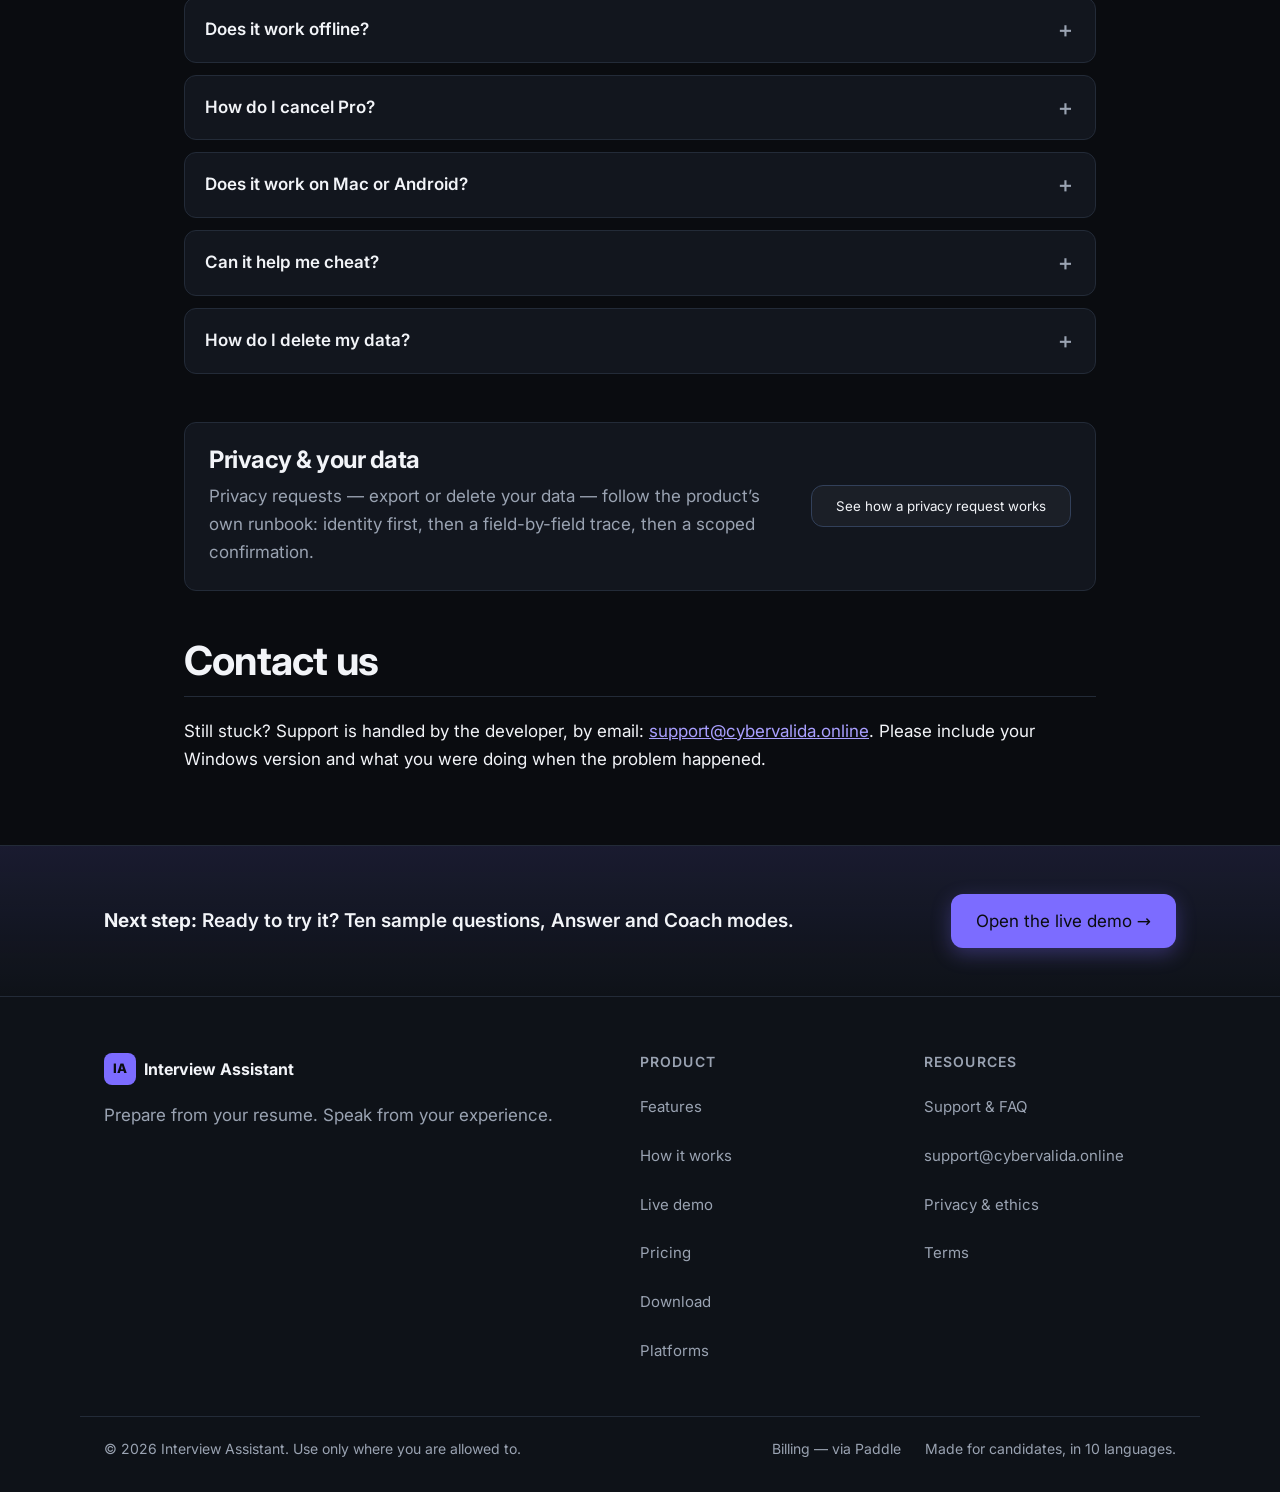
<file: website/support.html>
<!DOCTYPE html>
<html lang="en">
<head>
<meta charset="utf-8">
<meta name="viewport" content="width=device-width, initial-scale=1">
<meta name="color-scheme" content="dark">
<title>Support & FAQ — Interview Assistant</title>
<meta name="description" content="Troubleshooting for audio, sign-in and minutes, an expanded FAQ, and the privacy-request runbook summary.">
<meta property="og:title" content="Support & FAQ — Interview Assistant">
<meta property="og:description" content="Troubleshooting for audio, sign-in and minutes, an expanded FAQ, and the privacy-request runbook summary.">
<meta property="og:type" content="website">
<meta name="twitter:card" content="summary_large_image">
<link rel="preload" href="fonts/inter-latin.woff2" as="font" type="font/woff2" crossorigin>
<link rel="stylesheet" href="styles.css">
<link rel="icon" type="image/svg+xml" href="favicon.svg">
<meta property="og:image" content="https://cybervalida.online/og-image.png">
<link rel="canonical" href="https://cybervalida.online/support.html">
<meta property="og:url" content="https://cybervalida.online/support.html">
<meta name="theme-color" content="#0a0c10">
<meta name="twitter:image" content="https://cybervalida.online/og-image.png">
<script type="application/ld+json">
{
  "@context": "https://schema.org",
  "@type": "SoftwareApplication",
  "name": "Interview Assistant",
  "url": "https://cybervalida.online/",
  "applicationCategory": "BusinessApplication",
  "operatingSystem": "Windows 10, Windows 11",
  "inLanguage": "en",
  "description": "Interview preparation and practice coach for Windows, with a live assist mode for interviews where assistance is permitted.",
  "offers": [
    {"@type": "Offer", "name": "Trial", "price": "0", "priceCurrency": "USD"},
    {"@type": "Offer", "description": "Indicative Paddle sandbox reference price. Final live price to be confirmed before checkout opens.", "name": "Pro"}
  ]
}
</script>
</head>
<body>
  <div id="ia-growth-bar" hidden></div>
<a class="skip-link" href="#main">Skip to content</a>
<header class="site-header">
  <div class="container header-inner">
    <a class="brand" href="index.html" aria-label="Interview Assistant — home">
      <span class="brand-mark" aria-hidden="true">IA</span>
      <span class="brand-name">Interview Assistant</span>
    </a>
    <button class="nav-toggle" type="button" aria-expanded="false" aria-controls="site-nav" aria-label="Menu">
      <span class="nav-toggle-bars" aria-hidden="true"><span></span><span></span></span>
    </button>
    <nav id="site-nav" class="site-nav" aria-label="Main">
      <a href="index.html" class="nav-mobile-only">Home</a>
        <a href="features.html">Features</a>
      <a href="how-it-works.html">How it works</a>
      <a href="demo.html">Demo</a>
      <a href="pricing.html">Pricing</a>
      <a href="download.html">Download</a>
      <a href="platforms.html" class="nav-mobile-only">Platforms</a>
      <a href="support.html" aria-current="page">Support</a>
      <span class="nav-menu-foot">
        <a class="btn btn-primary nav-menu-cta" href="demo.html">Try the live demo</a>
        <span class="nav-menu-legal">
          <a href="privacy.html">Privacy</a>
          <a href="terms.html">Terms</a>
        </span>
      </span>
    </nav>
    <a class="btn btn-primary btn-small" href="demo.html">Try the live demo</a>
  </div>
</header>
<main id="main" tabindex="-1">
  <section class="page-hero">
    <div class="container narrow">
      <p class="eyebrow">Support & FAQ</p>
      <h1>Help, troubleshooting, and the hard questions.</h1>
      <p class="lead">Describe your problem — the assistant searches the product’s own playbooks, runs a live check of our services, and prepares an email to the developer when a person is needed.</p>
    </div>
  </section>
  <section class="section" aria-label="Support">
    <div class="container narrow">
      <h2>Support assistant</h2>
      <div class="sa" id="support-assistant">
        <form class="sa-form" id="sa-form">
          <label class="sa-label" for="sa-input">Describe your problem</label>
          <div class="sa-entry-row">
            <input class="sa-input" id="sa-input" type="text" autocomplete="off" placeholder="e.g. I can’t hear the interviewer…" role="combobox" aria-autocomplete="list" aria-expanded="false" aria-controls="sa-results" aria-activedescendant="">
            <button class="btn btn-primary btn-small" type="submit">Ask</button>
          </div>
          <div class="sa-state" id="sa-state" hidden>
            <button class="sa-resume" id="sa-resume" type="button" hidden></button>
            <span class="sa-status" id="sa-status" hidden></span>
          </div>
          <div class="sa-results" id="sa-results" role="listbox" aria-label="Search results" hidden></div>
          <p class="visually-hidden" id="sa-live" role="status" aria-live="polite"></p>
          <div class="sa-entry-actions">
            <div class="sa-suggest" id="sa-suggest" role="group" aria-label="Suggested topics">
              <button class="sa-chip" type="button" data-sa-topic="audio-none">No audio</button>
              <button class="sa-chip" type="button" data-sa-topic="signin">Sign-in</button>
              <button class="sa-chip" type="button" data-sa-topic="minutes">Minutes</button>
              <button class="sa-chip" type="button" data-sa-topic="download">Download</button>
            </div>
            <button class="btn btn-secondary btn-small" type="button" id="sa-check-btn">Run system check</button>
          </div>
        </form>
        <div class="sa-body" id="sa-body" hidden>
          <div class="sa-log" id="sa-log" role="log" aria-live="polite" aria-label="Conversation with the support assistant" tabindex="-1">
            <div class="sa-msg sa-msg-bot">
              <div class="sa-bubble">
                <p>Hi — I walk you through the common problems: audio, sign-in, minutes, downloads, the demo, privacy. Pick a topic below, or describe what’s happening in your own words.</p>
              </div>
            </div>
          </div>
          <div class="sa-topics" id="sa-topics" role="group" aria-label="Common support topics">
            <button class="sa-chip" type="button" data-sa-topic="audio-none">No audio</button>
            <button class="sa-chip" type="button" data-sa-topic="signin">Sign-in</button>
            <button class="sa-chip" type="button" data-sa-topic="minutes">Minutes</button>
            <button class="sa-chip" type="button" data-sa-topic="download">Download</button>
            <button class="sa-chip" type="button" data-sa-topic="demo">Demo help</button>
            <button class="sa-chip" type="button" data-sa-topic="pricing">Pricing</button>
            <button class="sa-chip" type="button" data-sa-topic="privacy">Privacy</button>
            <button class="sa-chip" type="button" data-sa-topic="human">Talk to a person</button>
          </div>
          <p class="sa-note">Answers come from the product’s support playbooks and run entirely in your browser. Nothing is sent anywhere unless you choose the email handoff.</p>
        </div>
      </div>

      <h2>What’s happening?</h2>
      <div class="symptom-grid" id="sa-symptoms" role="group" aria-label="Common symptoms">
        <button class="symptom-card" type="button" data-sa-topic="audio-none" data-sa-label="I can’t hear the interviewer" aria-controls="sa-body">I can’t hear the interviewer</button>
        <button class="symptom-card" type="button" data-sa-topic="audio-wrong" data-sa-label="It transcribes the wrong conversation" aria-controls="sa-body">It transcribes the wrong conversation</button>
        <button class="symptom-card" type="button" data-sa-topic="signin" data-sa-label="Sign-in keeps looping" aria-controls="sa-body">Sign-in keeps looping</button>
        <button class="symptom-card" type="button" data-sa-topic="minutes" data-sa-label="My minutes ran out" aria-controls="sa-body">My minutes ran out</button>
        <button class="symptom-card" type="button" data-sa-topic="download" data-sa-label="The download won’t start" aria-controls="sa-body">The download won’t start</button>
        <button class="symptom-card" type="button" data-sa-topic="demo" data-sa-label="The demo gives no answer" aria-controls="sa-body">The demo gives no answer</button>
        <button class="symptom-card" type="button" data-sa-topic="ethics" data-sa-label="It answers with facts I never gave" aria-controls="sa-body">It answers with facts I never gave</button>
      </div>

      <h2>Common topics</h2>
      <div class="topic-tiles" id="sa-tiles">
        <button class="topic-tile" type="button" data-sa-topic="audio-none" data-sa-label="No audio" aria-controls="sa-body">
          <span class="topic-tile-title">Audio &amp; the interviewer’s voice</span>
          <span class="topic-tile-desc">Nothing is transcribed, or the wrong sound is captured.</span>
        </button>
        <button class="topic-tile" type="button" data-sa-topic="signin" data-sa-label="Sign-in" aria-controls="sa-body">
          <span class="topic-tile-title">Sign-in &amp; account</span>
          <span class="topic-tile-desc">Browser sign-in with Google, Microsoft, or an email link.</span>
        </button>
        <button class="topic-tile" type="button" data-sa-topic="minutes" data-sa-label="Minutes" aria-controls="sa-body">
          <span class="topic-tile-title">Trial &amp; minutes</span>
          <span class="topic-tile-desc">How live minutes work, and what happens when they run out.</span>
        </button>
        <button class="topic-tile" type="button" data-sa-topic="download" data-sa-label="Download" aria-controls="sa-body">
          <span class="topic-tile-title">Download &amp; install</span>
          <span class="topic-tile-desc">Installer status and download problems.</span>
        </button>
        <button class="topic-tile" type="button" data-sa-topic="demo" data-sa-label="Demo help" aria-controls="sa-body">
          <span class="topic-tile-title">The demo</span>
          <span class="topic-tile-desc">Sample questions, Answer and Coach modes, interruptions.</span>
        </button>
        <button class="topic-tile" type="button" data-sa-topic="privacy" data-sa-label="Privacy" aria-controls="sa-body">
          <span class="topic-tile-title">Privacy &amp; your data</span>
          <span class="topic-tile-desc">Export or delete your data, step by step.</span>
        </button>
      </div>

      <h2>Frequently asked questions</h2>
      <div class="acc">
        <div class="acc-item">
          <button class="acc-btn" type="button" aria-expanded="true" aria-controls="faq-p5" id="faq-b5">What happens if the interviewer interrupts me?<span class="chev" aria-hidden="true">＋</span></button>
          <div class="acc-panel" id="faq-p5" role="region" aria-labelledby="faq-b5"><div><p>The next answer gets shorter automatically (Concise, then Rapid), so you can keep up. You can reset it with Ctrl+Alt+R. Try it in the <a href="demo.html">interruption simulator</a>.</p></div></div>
        </div>
        <div class="acc-item">
          <button class="acc-btn" type="button" aria-expanded="true" aria-controls="faq-p7" id="faq-b7">What do I get after the interview?<span class="chev" aria-hidden="true">＋</span></button>
          <div class="acc-panel" id="faq-p7" role="region" aria-labelledby="faq-b7"><div><p>An honest report: the questions asked and the suggestions shown, plus what to prepare next time. No scores, no hiring predictions.</p></div></div>
        </div>
        <div class="acc-item">
          <button class="acc-btn" type="button" aria-expanded="true" aria-controls="faq-p8" id="faq-b8">Does it work offline?<span class="chev" aria-hidden="true">＋</span></button>
          <div class="acc-panel" id="faq-p8" role="region" aria-labelledby="faq-b8"><div><p>Live transcription and AI answers need an internet connection. Prepared answers keep working offline with a cached entitlement, and your reports stay on your PC.</p></div></div>
        </div>
        <div class="acc-item">
          <button class="acc-btn" type="button" aria-expanded="true" aria-controls="faq-p9" id="faq-b9">How do I cancel Pro?<span class="chev" aria-hidden="true">＋</span></button>
          <div class="acc-panel" id="faq-p9" role="region" aria-labelledby="faq-b9"><div><p>Paid checkout is not open yet — there is no live subscription to cancel. When it opens, you will cancel anytime in the Paddle customer portal and keep Pro until the end of your billing period. The Pro price shown is a Paddle sandbox reference.</p></div></div>
        </div>
        <div class="acc-item">
          <button class="acc-btn" type="button" aria-expanded="true" aria-controls="faq-p10" id="faq-b10">Does it work on Mac or Android?<span class="chev" aria-hidden="true">＋</span></button>
          <div class="acc-panel" id="faq-p10" role="region" aria-labelledby="faq-b10"><div><p>Not yet. Windows is the first platform. The Android app is built — a full mirror of the Windows app — but it is not published yet, and iOS and a dedicated Mac app are planned native apps — see <a href="platforms.html">Platforms &amp; roadmap</a>. No dates, no downloads for those platforms yet.</p></div></div>
        </div>
        <div class="acc-item">
          <button class="acc-btn" type="button" aria-expanded="true" aria-controls="faq-p11" id="faq-b11">Can it help me cheat?<span class="chev" aria-hidden="true">＋</span></button>
          <div class="acc-panel" id="faq-p11" role="region" aria-labelledby="faq-b11"><div><p>No. It is a preparation and practice coach. It does not hide, does not evade screen capture, does not record your microphone, and does not present experience that is not yours. Only facts you confirmed are ever used — and live assist is only for interviews where assistance is permitted.</p></div></div>
        </div>
        <div class="acc-item">
          <button class="acc-btn" type="button" aria-expanded="true" aria-controls="faq-p12" id="faq-b12">How do I delete my data?<span class="chev" aria-hidden="true">＋</span></button>
          <div class="acc-panel" id="faq-p12" role="region" aria-labelledby="faq-b12"><div><p>You can export or delete your workspace from the app. Deleting app data does not delete Paddle’s own payment records, which follow Paddle’s legal retention. A deletion request shows a scoped pending/export/erase status rather than a false “all done” — see <a href="privacy.html">Privacy</a>.</p></div></div>
        </div>
      </div>

      <div class="privacy-card">
        <div class="privacy-card-copy">
          <h2>Privacy &amp; your data</h2>
          <p>Privacy requests — export or delete your data — follow the product’s own runbook: identity first, then a field-by-field trace, then a scoped confirmation.</p>
        </div>
        <button class="btn btn-secondary" type="button" id="runbook-toggle" aria-expanded="false" aria-controls="runbook-wrap">See how a privacy request works</button>
      </div>
      <div class="runbook-wrap" id="runbook-wrap" hidden>
        <h2 id="runbook">Privacy-request runbook (summary)</h2>
        <p>A privacy request (export or erasure) follows these steps, from the product’s own runbook:</p>
        <ol class="numbered">
          <li><strong>You submit the request</strong> through the support channel.</li>
          <li><strong>Your identity is verified</strong>, so nobody can request your data.</li>
          <li><strong>The request is traced</strong> across the local workspace, the backend, and Paddle, field by field.</li>
          <li><strong>Export or erasure is carried out</strong>, with Paddle invoices explicitly outside app deletion.</li>
          <li><strong>You receive a scoped confirmation</strong> — what was done, and what is still pending if anything is.</li>
        </ol>
        <p>A partial removal is never presented as a complete one.</p>
        <p class="cta-row"><a class="btn btn-primary" href="demo.html">Try the demo</a>
        <a class="btn btn-secondary" href="download.html">Download for Windows</a></p>
      </div>

      <h2>Contact us</h2>
      <div class="contact-strip">
        <p>Still stuck? Support is handled by the developer, by email: <a href="mailto:support@cybervalida.online">support@cybervalida.online</a>. Please include your Windows version and what you were doing when the problem happened.</p>
      </div>

    </div>
  </section>

  <section class="next-band" aria-label="Next step">
    <div class="container">
      <p><strong>Next step:</strong> Ready to try it? Ten sample questions, Answer and Coach modes.</p>
      <a class="btn btn-primary" href="demo.html">Open the live demo →</a>
    </div>
  </section>

</main>
<footer class="site-footer">
  <div class="container footer-grid">
    <div>
      <a class="brand" href="index.html" aria-label="Interview Assistant — home"><span class="brand-mark" aria-hidden="true">IA</span>
        <span class="brand-name">Interview Assistant</span></a>
      <p class="muted">Prepare from your resume. Speak from your experience.</p>
    </div>
    <nav aria-label="Product">
      <h3>Product</h3>
      <a href="features.html">Features</a>
      <a href="how-it-works.html">How it works</a>
      <a href="demo.html">Live demo</a>
      <a href="pricing.html">Pricing</a>
      <a href="download.html">Download</a>
      <a href="platforms.html">Platforms</a>
    </nav>
    <nav aria-label="Resources">
      <h3>Resources</h3>
      <a href="support.html">Support &amp; FAQ</a>
      <a href="mailto:support@cybervalida.online">support@cybervalida.online</a>
      <a href="privacy.html">Privacy &amp; ethics</a>
      <a href="terms.html">Terms</a>
    </nav>
  </div>
  <div class="container footer-bottom">
    <p>© 2026 Interview Assistant. Use only where you are allowed to.</p>
    <div class="footer-bottom-right">
      <a href="pricing.html">Billing — via Paddle</a>
      <p class="muted">Made for candidates, in 10 languages.</p>
    </div>
  </div>
</footer>
<div class="sticky-cta" id="sticky-cta" hidden>
  <p class="sticky-cta-text">Interview Assistant for Windows — free Trial, 30 live minutes.</p>
  <a class="btn btn-primary btn-small" href="demo.html">Try the live demo</a>
  <a class="btn btn-secondary btn-small" href="download.html">Download for Windows</a>
  <button class="sticky-cta-close" type="button" id="sticky-cta-close" aria-label="Dismiss">×</button>
</div>
<script src="app.js"></script>
</body>
</html>
</file>
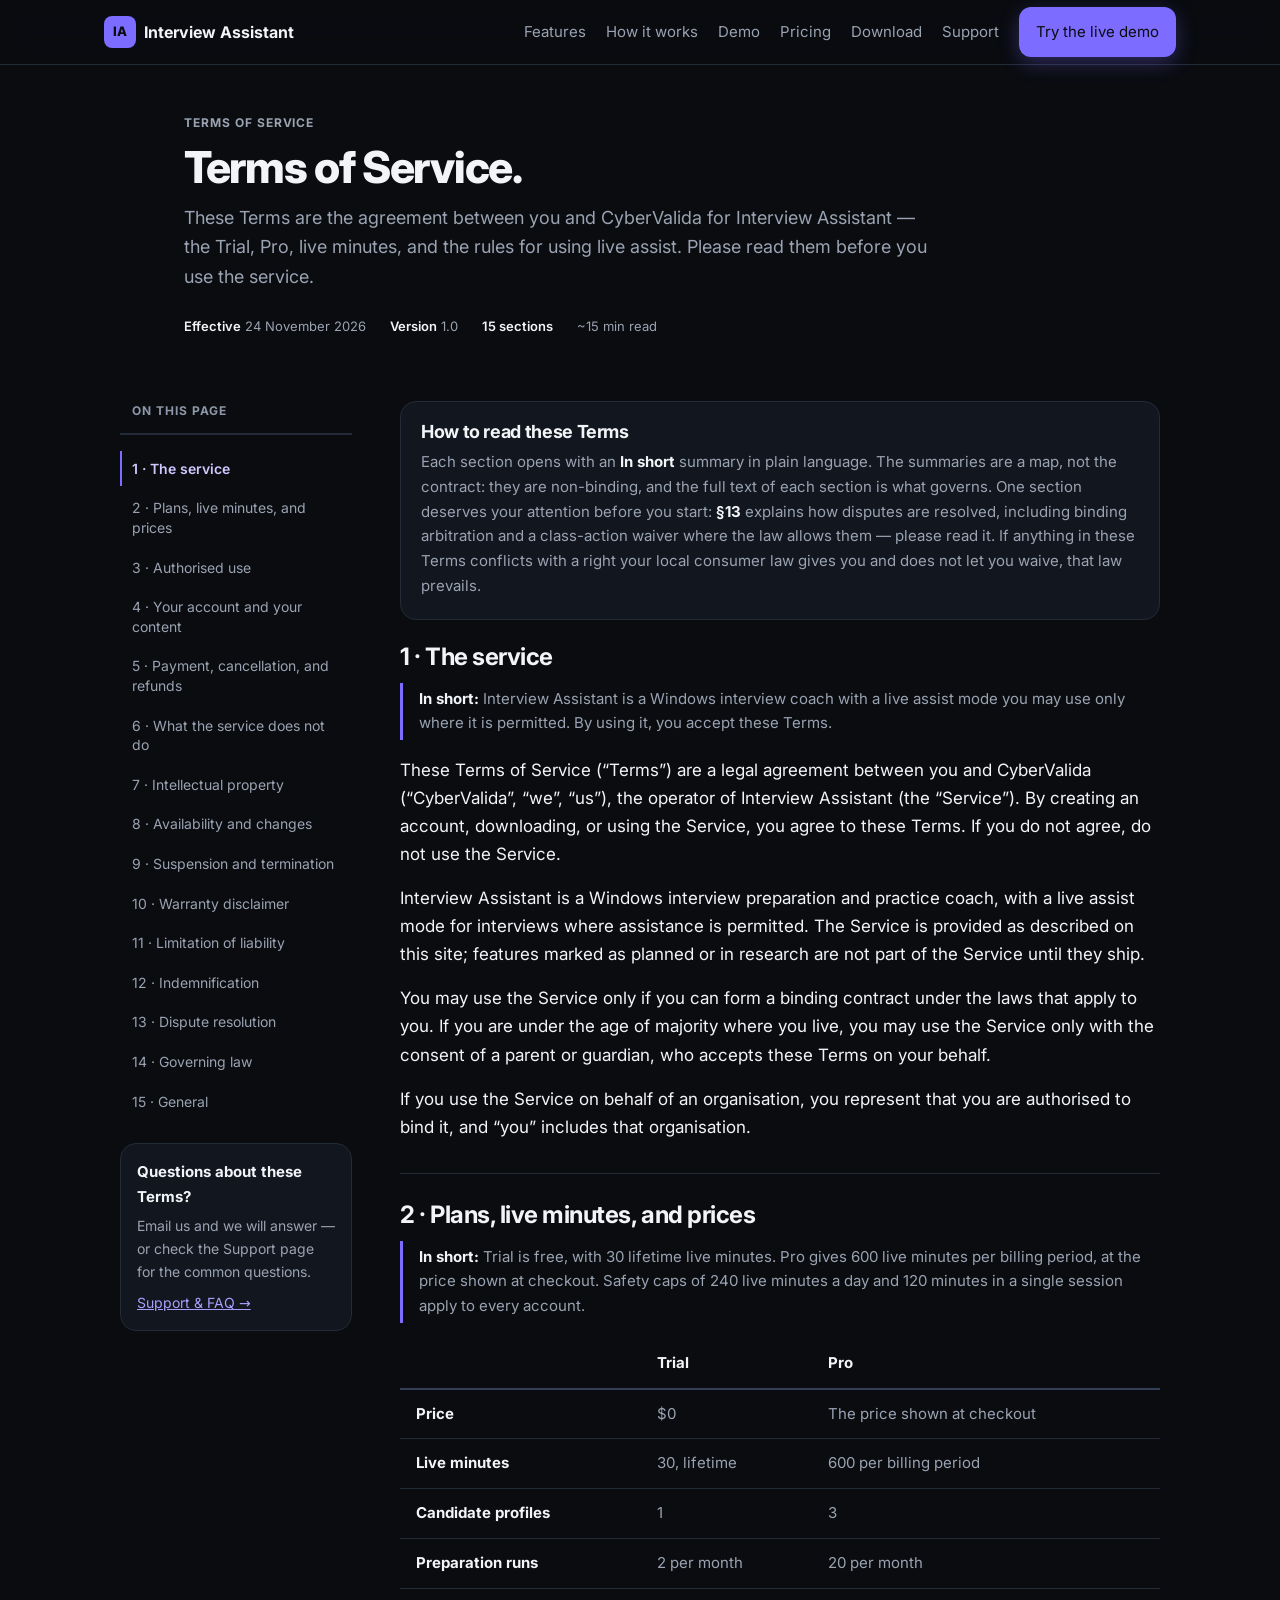
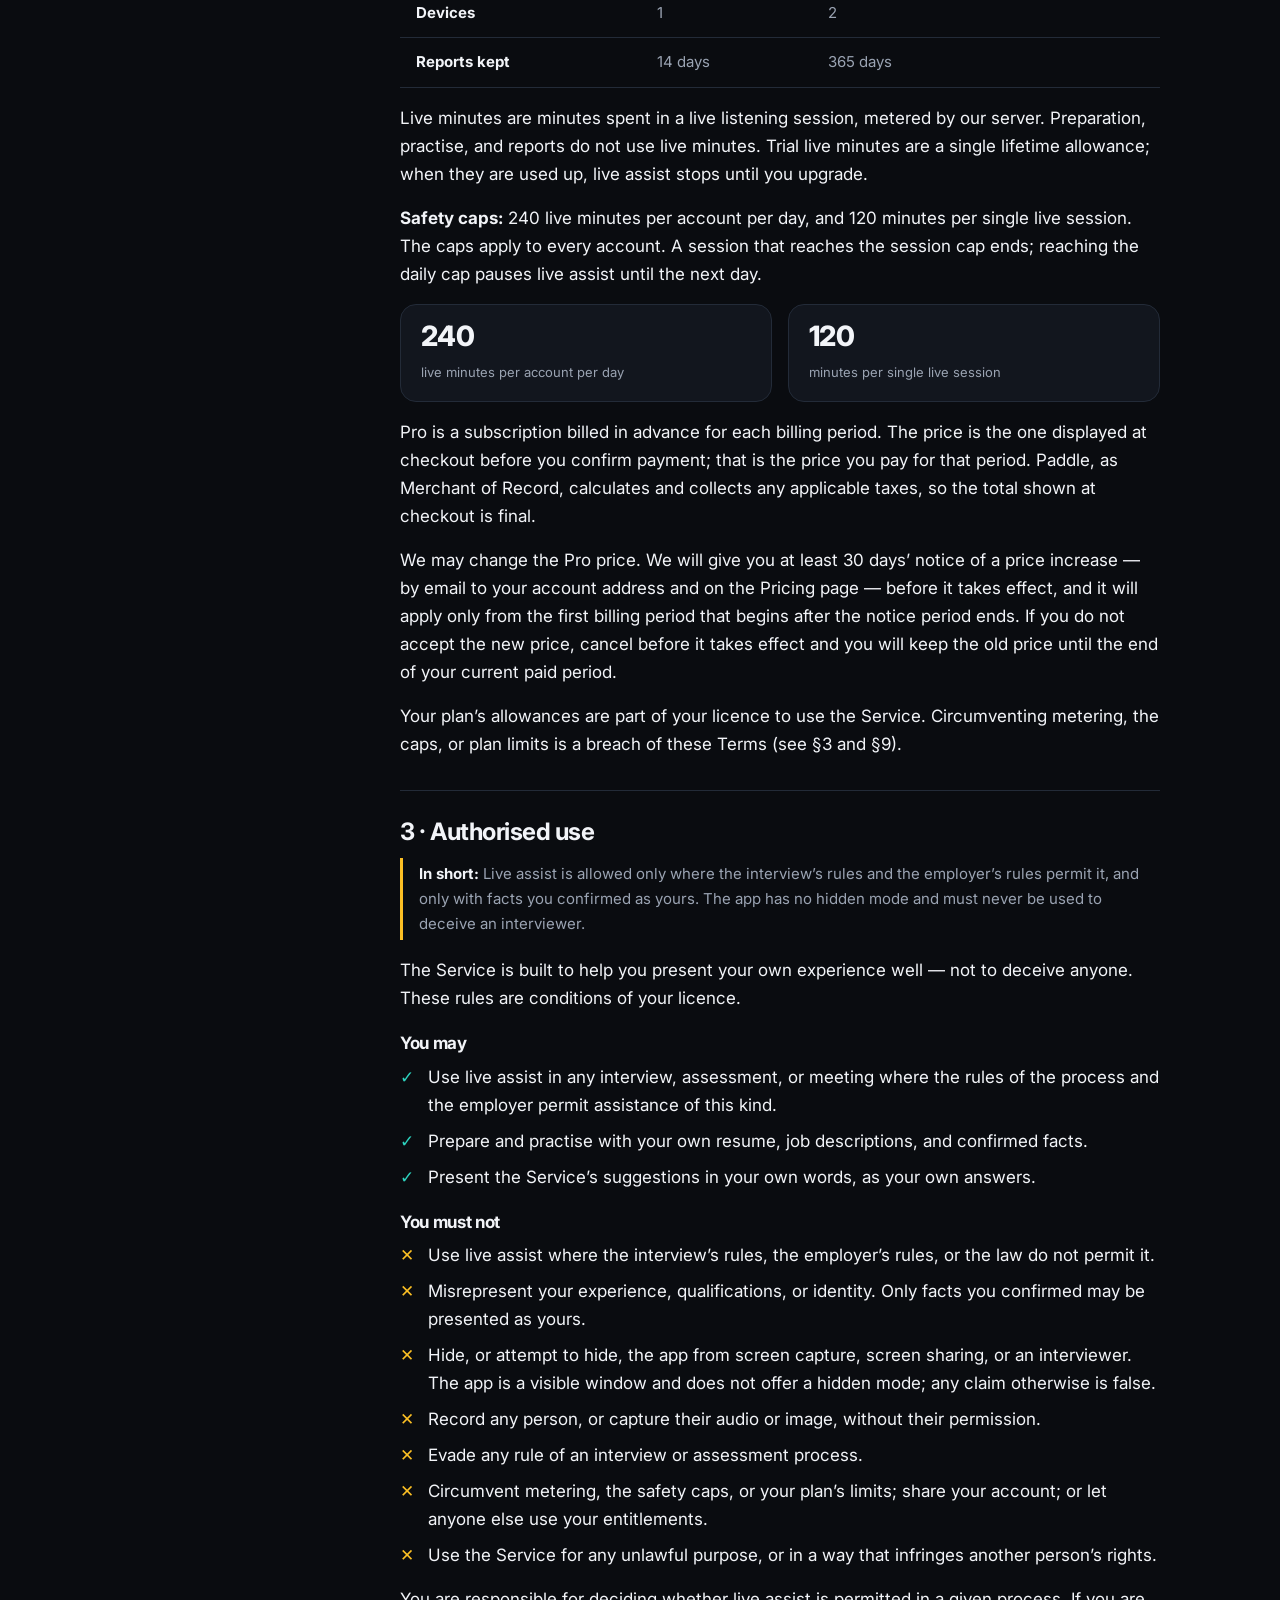
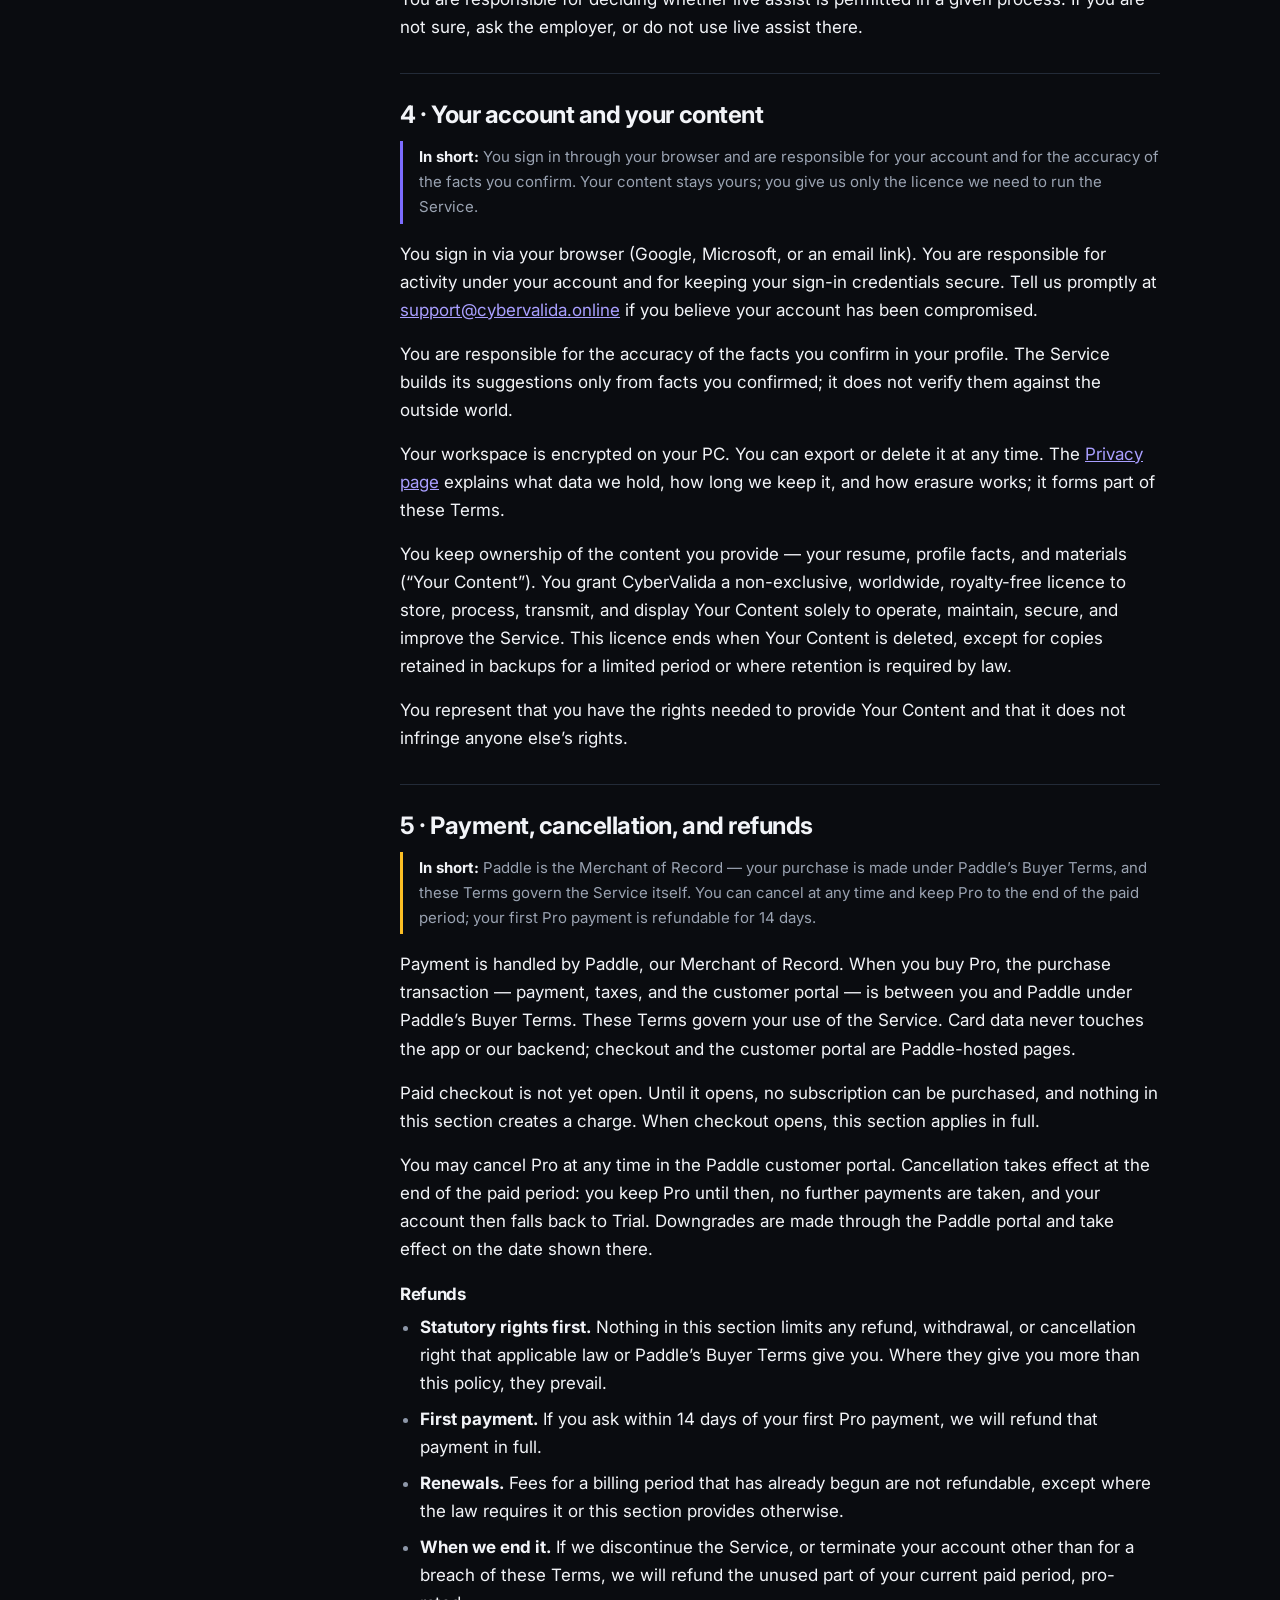
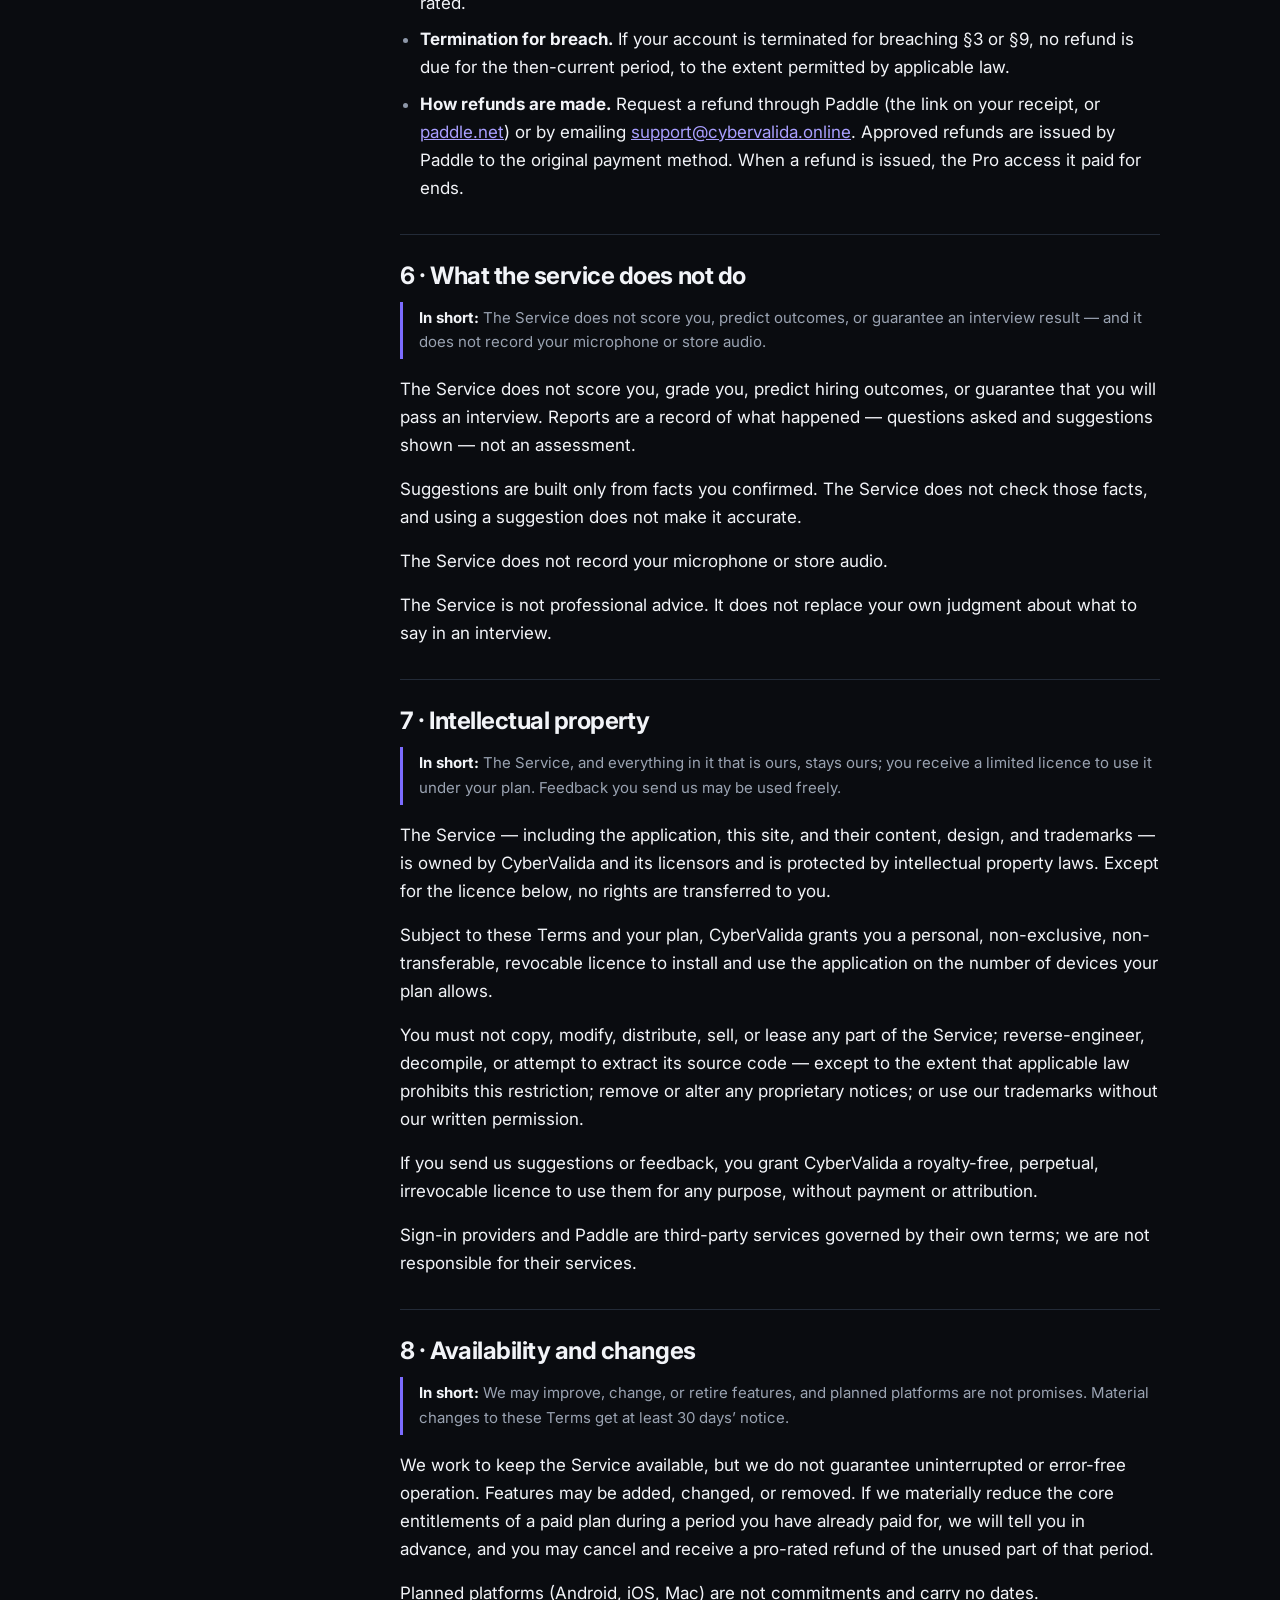
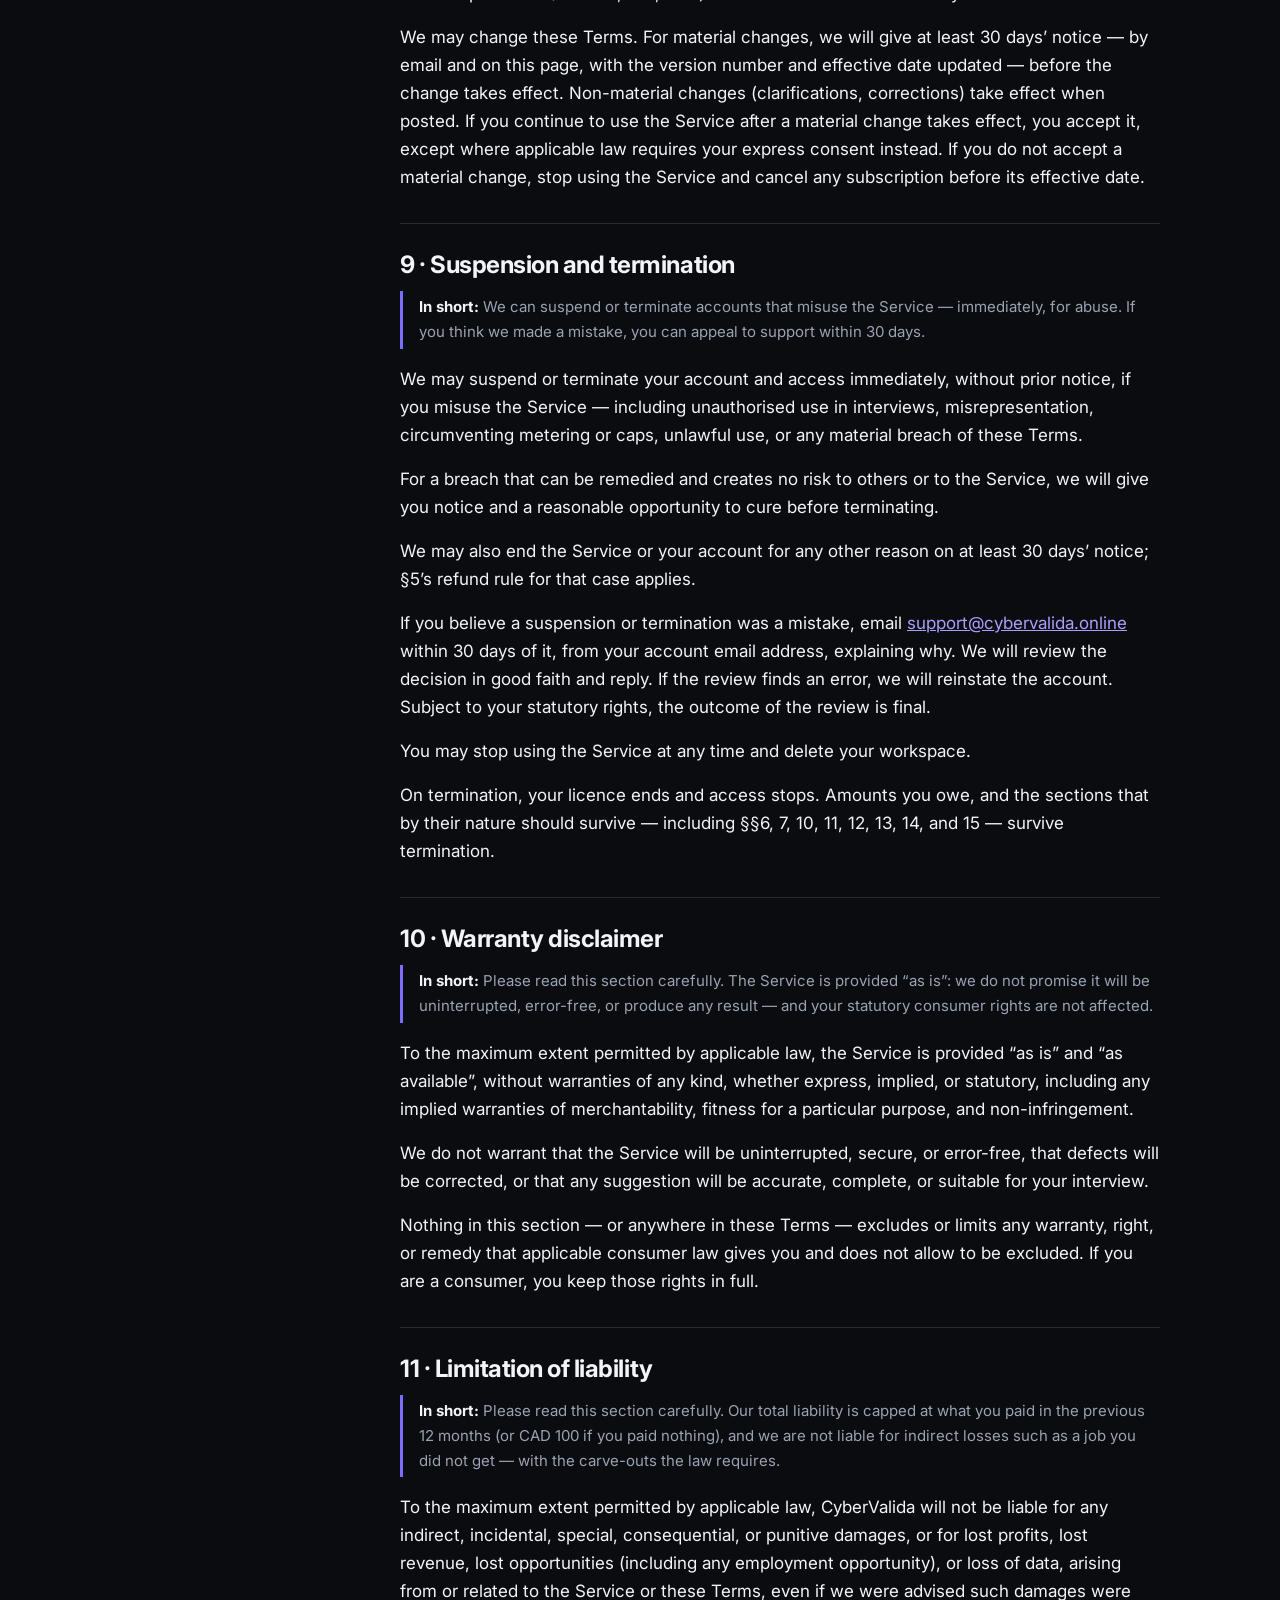
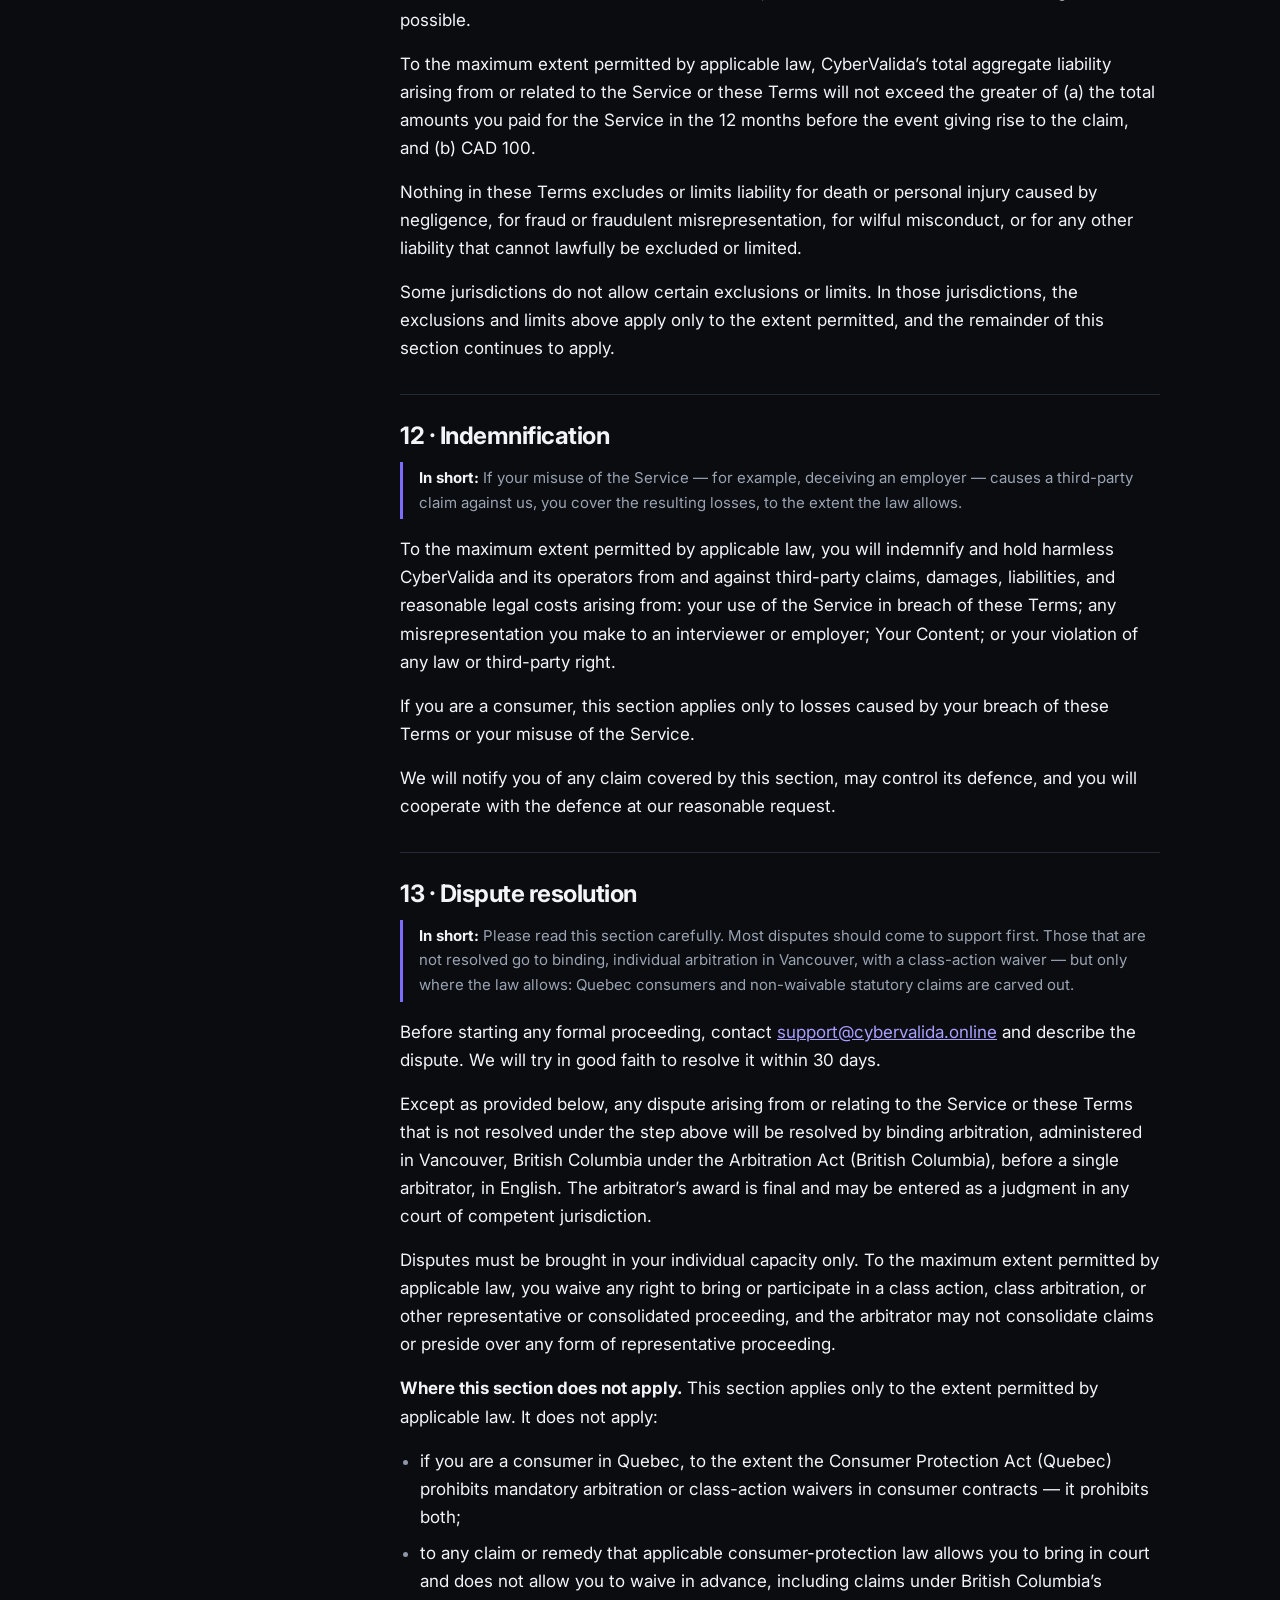
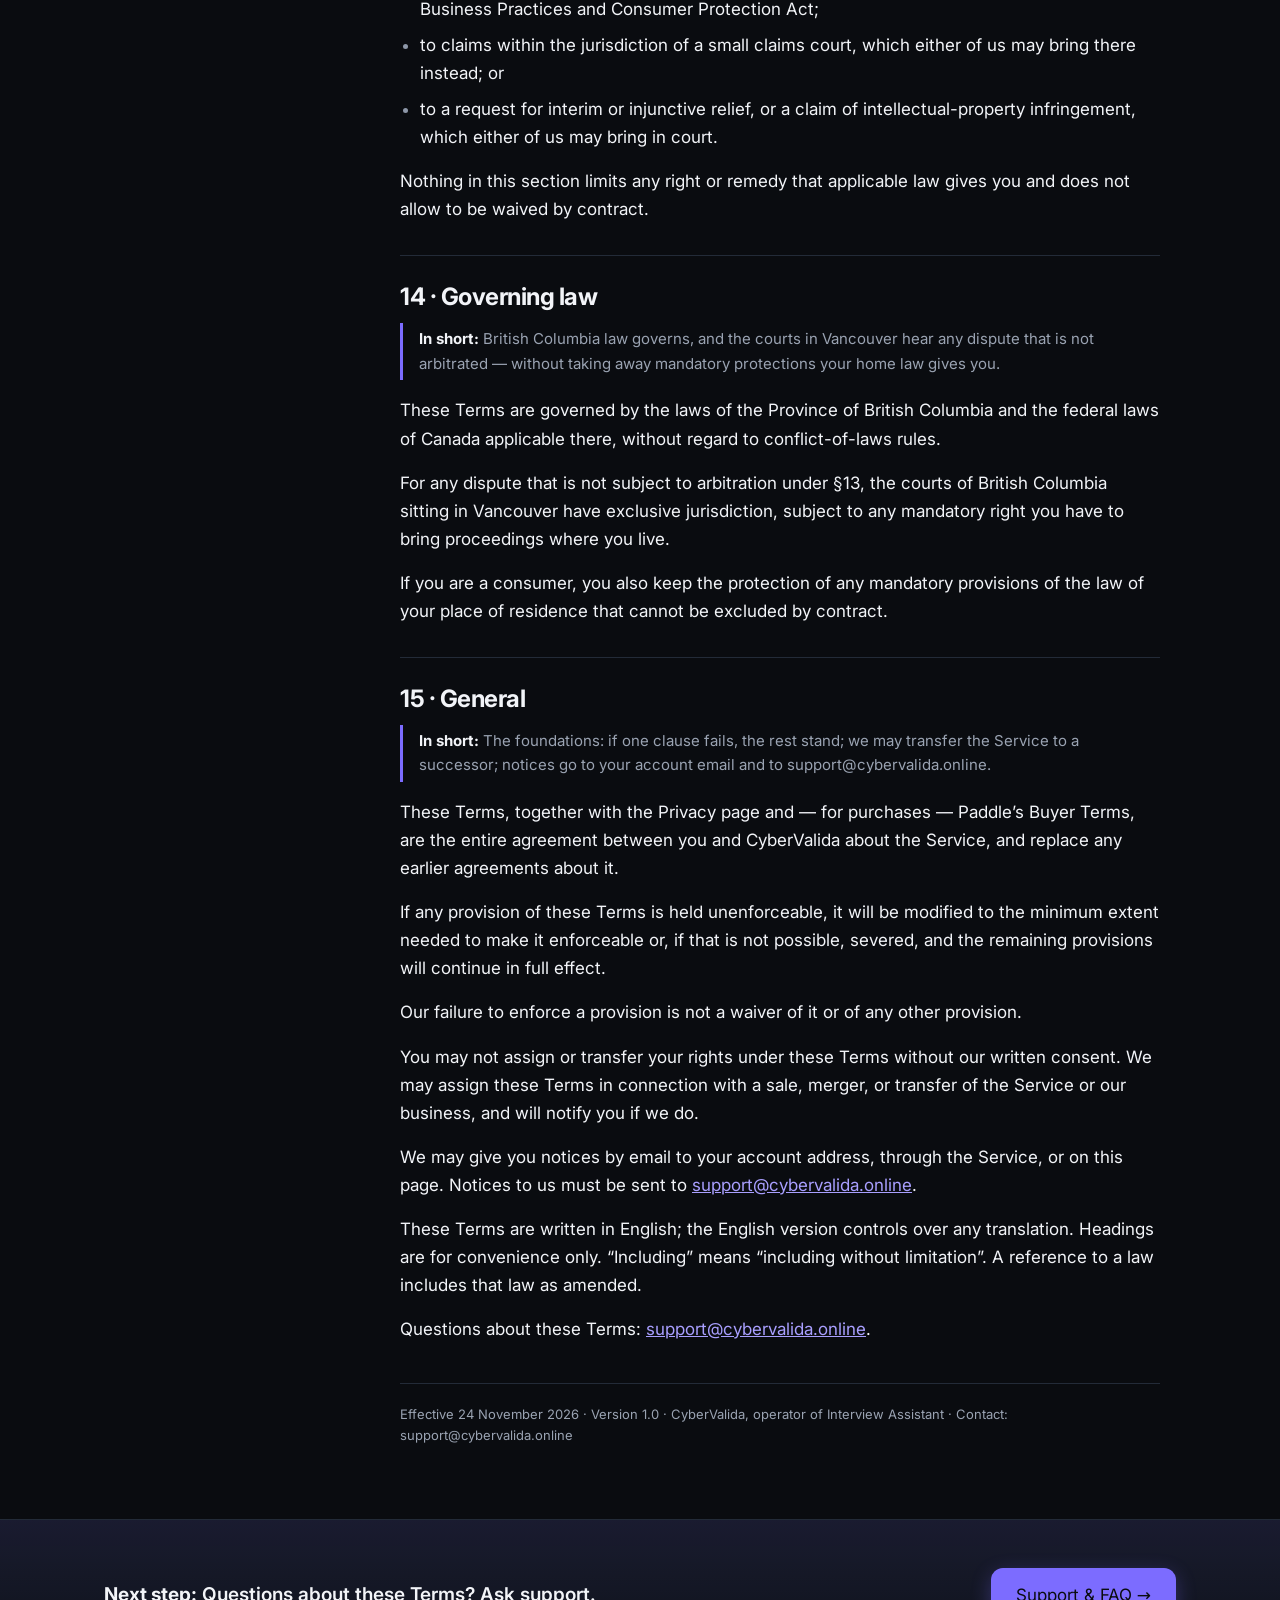
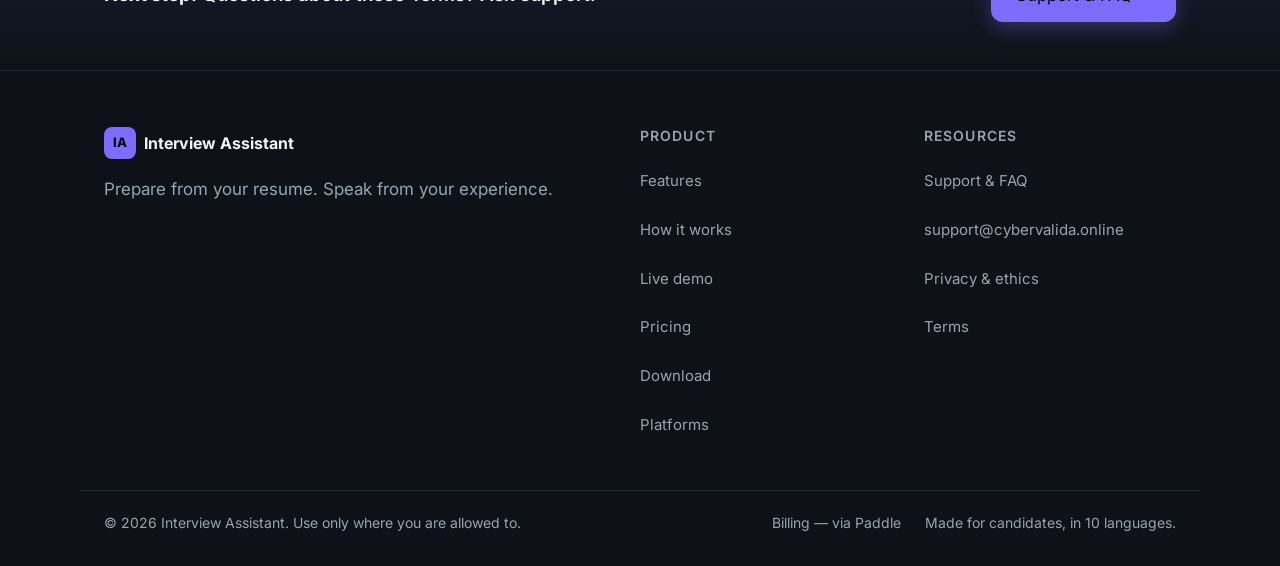
<file: website/terms.html>
<!DOCTYPE html>
<html lang="en">
<head>
<meta charset="utf-8">
<meta name="viewport" content="width=device-width, initial-scale=1">
<meta name="color-scheme" content="dark">
<title>Terms of Service — Interview Assistant</title>
<meta name="description" content="Terms of Service for Interview Assistant, effective 24 November 2026: Trial and Pro, live minutes, authorised use, payment via Paddle, refunds.">
<meta property="og:title" content="Terms of Service — Interview Assistant">
<meta property="og:description" content="Terms of Service for Interview Assistant, effective 24 November 2026: Trial and Pro, live minutes, authorised use, payment via Paddle, refunds.">
<meta property="og:type" content="website">
<meta name="twitter:card" content="summary_large_image">
<link rel="preload" href="fonts/inter-latin.woff2" as="font" type="font/woff2" crossorigin>
<link rel="stylesheet" href="styles.css">
<link rel="icon" type="image/svg+xml" href="favicon.svg">
<meta property="og:image" content="https://cybervalida.online/og-image.png">
<link rel="canonical" href="https://cybervalida.online/terms.html">
<meta property="og:url" content="https://cybervalida.online/terms.html">
<meta name="theme-color" content="#0a0c10">
<meta name="twitter:image" content="https://cybervalida.online/og-image.png">
<script type="application/ld+json">
{
  "@context": "https://schema.org",
  "@type": "SoftwareApplication",
  "name": "Interview Assistant",
  "url": "https://cybervalida.online/",
  "applicationCategory": "BusinessApplication",
  "operatingSystem": "Windows 10, Windows 11",
  "inLanguage": "en",
  "description": "Interview preparation and practice coach for Windows, with a live assist mode for interviews where assistance is permitted.",
  "offers": [
    {"@type": "Offer", "name": "Trial", "price": "0", "priceCurrency": "USD"},
    {"@type": "Offer", "description": "Indicative Paddle sandbox reference price. Final live price to be confirmed before checkout opens.", "name": "Pro"}
  ]
}
</script>
</head>
<body class="page-terms">
  <div id="ia-growth-bar" hidden></div>
<a class="skip-link" href="#main">Skip to content</a>
<header class="site-header">
  <div class="container header-inner">
    <a class="brand" href="index.html" aria-label="Interview Assistant — home">
      <span class="brand-mark" aria-hidden="true">IA</span>
      <span class="brand-name">Interview Assistant</span>
    </a>
    <button class="nav-toggle" type="button" aria-expanded="false" aria-controls="site-nav" aria-label="Menu">
      <span class="nav-toggle-bars" aria-hidden="true"><span></span><span></span></span>
    </button>
    <nav id="site-nav" class="site-nav" aria-label="Main">
      <a href="index.html" class="nav-mobile-only">Home</a>
        <a href="features.html">Features</a>
      <a href="how-it-works.html">How it works</a>
      <a href="demo.html">Demo</a>
      <a href="pricing.html">Pricing</a>
      <a href="download.html">Download</a>
      <a href="platforms.html" class="nav-mobile-only">Platforms</a>
      <a href="support.html">Support</a>
      <span class="nav-menu-foot">
        <a class="btn btn-primary nav-menu-cta" href="demo.html">Try the live demo</a>
        <span class="nav-menu-legal">
          <a href="privacy.html">Privacy</a>
          <a href="terms.html" aria-current="page">Terms</a>
        </span>
      </span>
    </nav>
    <a class="btn btn-primary btn-small" href="demo.html">Try the live demo</a>
  </div>
</header>
<main id="main" tabindex="-1">
  <section class="page-hero">
    <div class="container narrow">
      <p class="eyebrow">Terms of Service</p>
      <h1>Terms of Service.</h1>
      <p class="lead">These Terms are the agreement between you and CyberValida for Interview Assistant — the Trial, Pro, live minutes, and the rules for using live assist. Please read them before you use the service.</p>
      <p class="doc-meta"><span><strong>Effective</strong> 24 November 2026</span><span><strong>Version</strong> 1.0</span><span><strong>15 sections</strong></span><span>~15 min read</span></p>
    </div>
  </section>
  <section class="section" aria-label="Terms">
    <div class="container">
      <div class="doc-layout">
        <aside class="doc-rail" id="doc-rail">
          <div class="doc-rail-head">
            <p class="doc-rail-title">On this page</p>
            <p class="doc-rail-current" id="doc-current">1 · The service</p>
            <button class="doc-toc-toggle" type="button" id="doc-toc-toggle" aria-expanded="false" aria-controls="doc-toc-nav">Contents</button>
          </div>
          <div class="doc-progress" aria-hidden="true"><span class="doc-progress-fill" id="doc-progress-fill"></span></div>
          <div class="doc-toc-wrap">
            <nav id="doc-toc-nav" aria-label="On this page">
              <ol class="doc-toc">
                <li><a href="#s1">1 · The service</a></li>
                <li><a href="#s2">2 · Plans, live minutes, and prices</a></li>
                <li><a href="#s3">3 · Authorised use</a></li>
                <li><a href="#s4">4 · Your account and your content</a></li>
                <li><a href="#s5">5 · Payment, cancellation, and refunds</a></li>
                <li><a href="#s6">6 · What the service does not do</a></li>
                <li><a href="#s7">7 · Intellectual property</a></li>
                <li><a href="#s8">8 · Availability and changes</a></li>
                <li><a href="#s9">9 · Suspension and termination</a></li>
                <li><a href="#s10">10 · Warranty disclaimer</a></li>
                <li><a href="#s11">11 · Limitation of liability</a></li>
                <li><a href="#s12">12 · Indemnification</a></li>
                <li><a href="#s13">13 · Dispute resolution</a></li>
                <li><a href="#s14">14 · Governing law</a></li>
                <li><a href="#s15">15 · General</a></li>
              </ol>
            </nav>
          </div>
          <div class="doc-rail-card">
            <strong>Questions about these Terms?</strong>
            <p>Email us and we will answer — or check the Support page for the common questions.</p>
            <a href="support.html">Support &amp; FAQ →</a>
          </div>
        </aside>
        <article class="doc" id="doc-article">
          <div class="doc-intro">
            <h2>How to read these Terms</h2>
            <p>Each section opens with an <strong>In short</strong> summary in plain language. The summaries are a map, not the contract: they are non-binding, and the full text of each section is what governs. One section deserves your attention before you start: <strong>§13</strong> explains how disputes are resolved, including binding arbitration and a class-action waiver where the law allows them — please read it. If anything in these Terms conflicts with a right your local consumer law gives you and does not let you waive, that law prevails.</p>
          </div>

          <section class="doc-sec" id="s1" aria-labelledby="s1-h">
            <h2 id="s1-h">1 · The service</h2>
            <p class="doc-short"><strong>In short:</strong> Interview Assistant is a Windows interview coach with a live assist mode you may use only where it is permitted. By using it, you accept these Terms.</p>
            <p>These Terms of Service (“Terms”) are a legal agreement between you and CyberValida (“CyberValida”, “we”, “us”), the operator of Interview Assistant (the “Service”). By creating an account, downloading, or using the Service, you agree to these Terms. If you do not agree, do not use the Service.</p>
            <p>Interview Assistant is a Windows interview preparation and practice coach, with a live assist mode for interviews where assistance is permitted. The Service is provided as described on this site; features marked as planned or in research are not part of the Service until they ship.</p>
            <p>You may use the Service only if you can form a binding contract under the laws that apply to you. If you are under the age of majority where you live, you may use the Service only with the consent of a parent or guardian, who accepts these Terms on your behalf.</p>
            <p>If you use the Service on behalf of an organisation, you represent that you are authorised to bind it, and “you” includes that organisation.</p>
          </section>

          <section class="doc-sec" id="s2" aria-labelledby="s2-h">
            <h2 id="s2-h">2 · Plans, live minutes, and prices</h2>
            <p class="doc-short"><strong>In short:</strong> Trial is free, with 30 lifetime live minutes. Pro gives 600 live minutes per billing period, at the price shown at checkout. Safety caps of 240 live minutes a day and 120 minutes in a single session apply to every account.</p>
            <div class="table-wrap">
              <table class="compare">
                <thead>
                  <tr><th scope="col"><span class="visually-hidden">Feature</span></th><th scope="col">Trial</th><th scope="col">Pro</th></tr>
                </thead>
                <tbody>
                  <tr><td><strong>Price</strong></td><td data-label="Trial">$0</td><td data-label="Pro">The price shown at checkout</td></tr>
                  <tr><td><strong>Live minutes</strong></td><td data-label="Trial">30, lifetime</td><td data-label="Pro">600 per billing period</td></tr>
                  <tr><td><strong>Candidate profiles</strong></td><td data-label="Trial">1</td><td data-label="Pro">3</td></tr>
                  <tr><td><strong>Preparation runs</strong></td><td data-label="Trial">2 per month</td><td data-label="Pro">20 per month</td></tr>
                  <tr><td><strong>Devices</strong></td><td data-label="Trial">1</td><td data-label="Pro">2</td></tr>
                  <tr><td><strong>Reports kept</strong></td><td data-label="Trial">14 days</td><td data-label="Pro">365 days</td></tr>
                </tbody>
              </table>
            </div>
            <p>Live minutes are minutes spent in a live listening session, metered by our server. Preparation, practise, and reports do not use live minutes. Trial live minutes are a single lifetime allowance; when they are used up, live assist stops until you upgrade.</p>
            <p><strong>Safety caps:</strong> 240 live minutes per account per day, and 120 minutes per single live session. The caps apply to every account. A session that reaches the session cap ends; reaching the daily cap pauses live assist until the next day.</p>
            <div class="doc-stats">
              <div class="doc-stat"><b>240</b><span>live minutes per account per day</span></div>
              <div class="doc-stat"><b>120</b><span>minutes per single live session</span></div>
            </div>
            <p>Pro is a subscription billed in advance for each billing period. The price is the one displayed at checkout before you confirm payment; that is the price you pay for that period. Paddle, as Merchant of Record, calculates and collects any applicable taxes, so the total shown at checkout is final.</p>
            <p>We may change the Pro price. We will give you at least 30 days’ notice of a price increase — by email to your account address and on the Pricing page — before it takes effect, and it will apply only from the first billing period that begins after the notice period ends. If you do not accept the new price, cancel before it takes effect and you will keep the old price until the end of your current paid period.</p>
            <p>Your plan’s allowances are part of your licence to use the Service. Circumventing metering, the caps, or plan limits is a breach of these Terms (see §3 and §9).</p>
          </section>

          <section class="doc-sec" id="s3" aria-labelledby="s3-h">
            <h2 id="s3-h">3 · Authorised use</h2>
            <p class="doc-short doc-short-warn"><strong>In short:</strong> Live assist is allowed only where the interview’s rules and the employer’s rules permit it, and only with facts you confirmed as yours. The app has no hidden mode and must never be used to deceive an interviewer.</p>
            <p>The Service is built to help you present your own experience well — not to deceive anyone. These rules are conditions of your licence.</p>
            <h3>You may</h3>
            <ul class="doc-may">
              <li>Use live assist in any interview, assessment, or meeting where the rules of the process and the employer permit assistance of this kind.</li>
              <li>Prepare and practise with your own resume, job descriptions, and confirmed facts.</li>
              <li>Present the Service’s suggestions in your own words, as your own answers.</li>
            </ul>
            <h3>You must not</h3>
            <ul class="doc-mustnot">
              <li>Use live assist where the interview’s rules, the employer’s rules, or the law do not permit it.</li>
              <li>Misrepresent your experience, qualifications, or identity. Only facts you confirmed may be presented as yours.</li>
              <li>Hide, or attempt to hide, the app from screen capture, screen sharing, or an interviewer. The app is a visible window and does not offer a hidden mode; any claim otherwise is false.</li>
              <li>Record any person, or capture their audio or image, without their permission.</li>
              <li>Evade any rule of an interview or assessment process.</li>
              <li>Circumvent metering, the safety caps, or your plan’s limits; share your account; or let anyone else use your entitlements.</li>
              <li>Use the Service for any unlawful purpose, or in a way that infringes another person’s rights.</li>
            </ul>
            <p>You are responsible for deciding whether live assist is permitted in a given process. If you are not sure, ask the employer, or do not use live assist there.</p>
          </section>

          <section class="doc-sec" id="s4" aria-labelledby="s4-h">
            <h2 id="s4-h">4 · Your account and your content</h2>
            <p class="doc-short"><strong>In short:</strong> You sign in through your browser and are responsible for your account and for the accuracy of the facts you confirm. Your content stays yours; you give us only the licence we need to run the Service.</p>
            <p>You sign in via your browser (Google, Microsoft, or an email link). You are responsible for activity under your account and for keeping your sign-in credentials secure. Tell us promptly at <a href="mailto:support@cybervalida.online">support@cybervalida.online</a> if you believe your account has been compromised.</p>
            <p>You are responsible for the accuracy of the facts you confirm in your profile. The Service builds its suggestions only from facts you confirmed; it does not verify them against the outside world.</p>
            <p>Your workspace is encrypted on your PC. You can export or delete it at any time. The <a href="privacy.html">Privacy page</a> explains what data we hold, how long we keep it, and how erasure works; it forms part of these Terms.</p>
            <p>You keep ownership of the content you provide — your resume, profile facts, and materials (“Your Content”). You grant CyberValida a non-exclusive, worldwide, royalty-free licence to store, process, transmit, and display Your Content solely to operate, maintain, secure, and improve the Service. This licence ends when Your Content is deleted, except for copies retained in backups for a limited period or where retention is required by law.</p>
            <p>You represent that you have the rights needed to provide Your Content and that it does not infringe anyone else’s rights.</p>
          </section>

          <section class="doc-sec" id="s5" aria-labelledby="s5-h">
            <h2 id="s5-h">5 · Payment, cancellation, and refunds</h2>
            <p class="doc-short doc-short-warn"><strong>In short:</strong> Paddle is the Merchant of Record — your purchase is made under Paddle’s Buyer Terms, and these Terms govern the Service itself. You can cancel at any time and keep Pro to the end of the paid period; your first Pro payment is refundable for 14 days.</p>
            <p>Payment is handled by Paddle, our Merchant of Record. When you buy Pro, the purchase transaction — payment, taxes, and the customer portal — is between you and Paddle under Paddle’s Buyer Terms. These Terms govern your use of the Service. Card data never touches the app or our backend; checkout and the customer portal are Paddle-hosted pages.</p>
            <p>Paid checkout is not yet open. Until it opens, no subscription can be purchased, and nothing in this section creates a charge. When checkout opens, this section applies in full.</p>
            <p>You may cancel Pro at any time in the Paddle customer portal. Cancellation takes effect at the end of the paid period: you keep Pro until then, no further payments are taken, and your account then falls back to Trial. Downgrades are made through the Paddle portal and take effect on the date shown there.</p>
            <h3>Refunds</h3>
            <ul class="doc-list">
              <li><strong>Statutory rights first.</strong> Nothing in this section limits any refund, withdrawal, or cancellation right that applicable law or Paddle’s Buyer Terms give you. Where they give you more than this policy, they prevail.</li>
              <li><strong>First payment.</strong> If you ask within 14 days of your first Pro payment, we will refund that payment in full.</li>
              <li><strong>Renewals.</strong> Fees for a billing period that has already begun are not refundable, except where the law requires it or this section provides otherwise.</li>
              <li><strong>When we end it.</strong> If we discontinue the Service, or terminate your account other than for a breach of these Terms, we will refund the unused part of your current paid period, pro-rated.</li>
              <li><strong>Termination for breach.</strong> If your account is terminated for breaching §3 or §9, no refund is due for the then-current period, to the extent permitted by applicable law.</li>
              <li><strong>How refunds are made.</strong> Request a refund through Paddle (the link on your receipt, or <a href="https://paddle.net">paddle.net</a>) or by emailing <a href="mailto:support@cybervalida.online">support@cybervalida.online</a>. Approved refunds are issued by Paddle to the original payment method. When a refund is issued, the Pro access it paid for ends.</li>
            </ul>
          </section>

          <section class="doc-sec" id="s6" aria-labelledby="s6-h">
            <h2 id="s6-h">6 · What the service does not do</h2>
            <p class="doc-short"><strong>In short:</strong> The Service does not score you, predict outcomes, or guarantee an interview result — and it does not record your microphone or store audio.</p>
            <p>The Service does not score you, grade you, predict hiring outcomes, or guarantee that you will pass an interview. Reports are a record of what happened — questions asked and suggestions shown — not an assessment.</p>
            <p>Suggestions are built only from facts you confirmed. The Service does not check those facts, and using a suggestion does not make it accurate.</p>
            <p>The Service does not record your microphone or store audio.</p>
            <p>The Service is not professional advice. It does not replace your own judgment about what to say in an interview.</p>
          </section>

          <section class="doc-sec" id="s7" aria-labelledby="s7-h">
            <h2 id="s7-h">7 · Intellectual property</h2>
            <p class="doc-short"><strong>In short:</strong> The Service, and everything in it that is ours, stays ours; you receive a limited licence to use it under your plan. Feedback you send us may be used freely.</p>
            <p>The Service — including the application, this site, and their content, design, and trademarks — is owned by CyberValida and its licensors and is protected by intellectual property laws. Except for the licence below, no rights are transferred to you.</p>
            <p>Subject to these Terms and your plan, CyberValida grants you a personal, non-exclusive, non-transferable, revocable licence to install and use the application on the number of devices your plan allows.</p>
            <p>You must not copy, modify, distribute, sell, or lease any part of the Service; reverse-engineer, decompile, or attempt to extract its source code — except to the extent that applicable law prohibits this restriction; remove or alter any proprietary notices; or use our trademarks without our written permission.</p>
            <p>If you send us suggestions or feedback, you grant CyberValida a royalty-free, perpetual, irrevocable licence to use them for any purpose, without payment or attribution.</p>
            <p>Sign-in providers and Paddle are third-party services governed by their own terms; we are not responsible for their services.</p>
          </section>

          <section class="doc-sec" id="s8" aria-labelledby="s8-h">
            <h2 id="s8-h">8 · Availability and changes</h2>
            <p class="doc-short"><strong>In short:</strong> We may improve, change, or retire features, and planned platforms are not promises. Material changes to these Terms get at least 30 days’ notice.</p>
            <p>We work to keep the Service available, but we do not guarantee uninterrupted or error-free operation. Features may be added, changed, or removed. If we materially reduce the core entitlements of a paid plan during a period you have already paid for, we will tell you in advance, and you may cancel and receive a pro-rated refund of the unused part of that period.</p>
            <p>Planned platforms (Android, iOS, Mac) are not commitments and carry no dates.</p>
            <p>We may change these Terms. For material changes, we will give at least 30 days’ notice — by email and on this page, with the version number and effective date updated — before the change takes effect. Non-material changes (clarifications, corrections) take effect when posted. If you continue to use the Service after a material change takes effect, you accept it, except where applicable law requires your express consent instead. If you do not accept a material change, stop using the Service and cancel any subscription before its effective date.</p>
          </section>

          <section class="doc-sec" id="s9" aria-labelledby="s9-h">
            <h2 id="s9-h">9 · Suspension and termination</h2>
            <p class="doc-short"><strong>In short:</strong> We can suspend or terminate accounts that misuse the Service — immediately, for abuse. If you think we made a mistake, you can appeal to support within 30 days.</p>
            <p>We may suspend or terminate your account and access immediately, without prior notice, if you misuse the Service — including unauthorised use in interviews, misrepresentation, circumventing metering or caps, unlawful use, or any material breach of these Terms.</p>
            <p>For a breach that can be remedied and creates no risk to others or to the Service, we will give you notice and a reasonable opportunity to cure before terminating.</p>
            <p>We may also end the Service or your account for any other reason on at least 30 days’ notice; §5’s refund rule for that case applies.</p>
            <p>If you believe a suspension or termination was a mistake, email <a href="mailto:support@cybervalida.online">support@cybervalida.online</a> within 30 days of it, from your account email address, explaining why. We will review the decision in good faith and reply. If the review finds an error, we will reinstate the account. Subject to your statutory rights, the outcome of the review is final.</p>
            <p>You may stop using the Service at any time and delete your workspace.</p>
            <p>On termination, your licence ends and access stops. Amounts you owe, and the sections that by their nature should survive — including §§6, 7, 10, 11, 12, 13, 14, and 15 — survive termination.</p>
          </section>

          <section class="doc-sec" id="s10" aria-labelledby="s10-h">
            <h2 id="s10-h">10 · Warranty disclaimer</h2>
            <p class="doc-short"><strong>In short:</strong> Please read this section carefully. The Service is provided “as is”: we do not promise it will be uninterrupted, error-free, or produce any result — and your statutory consumer rights are not affected.</p>
            <p>To the maximum extent permitted by applicable law, the Service is provided “as is” and “as available”, without warranties of any kind, whether express, implied, or statutory, including any implied warranties of merchantability, fitness for a particular purpose, and non-infringement.</p>
            <p>We do not warrant that the Service will be uninterrupted, secure, or error-free, that defects will be corrected, or that any suggestion will be accurate, complete, or suitable for your interview.</p>
            <p>Nothing in this section — or anywhere in these Terms — excludes or limits any warranty, right, or remedy that applicable consumer law gives you and does not allow to be excluded. If you are a consumer, you keep those rights in full.</p>
          </section>

          <section class="doc-sec" id="s11" aria-labelledby="s11-h">
            <h2 id="s11-h">11 · Limitation of liability</h2>
            <p class="doc-short"><strong>In short:</strong> Please read this section carefully. Our total liability is capped at what you paid in the previous 12 months (or CAD 100 if you paid nothing), and we are not liable for indirect losses such as a job you did not get — with the carve-outs the law requires.</p>
            <p>To the maximum extent permitted by applicable law, CyberValida will not be liable for any indirect, incidental, special, consequential, or punitive damages, or for lost profits, lost revenue, lost opportunities (including any employment opportunity), or loss of data, arising from or related to the Service or these Terms, even if we were advised such damages were possible.</p>
            <p>To the maximum extent permitted by applicable law, CyberValida’s total aggregate liability arising from or related to the Service or these Terms will not exceed the greater of (a) the total amounts you paid for the Service in the 12 months before the event giving rise to the claim, and (b) CAD 100.</p>
            <p>Nothing in these Terms excludes or limits liability for death or personal injury caused by negligence, for fraud or fraudulent misrepresentation, for wilful misconduct, or for any other liability that cannot lawfully be excluded or limited.</p>
            <p>Some jurisdictions do not allow certain exclusions or limits. In those jurisdictions, the exclusions and limits above apply only to the extent permitted, and the remainder of this section continues to apply.</p>
          </section>

          <section class="doc-sec" id="s12" aria-labelledby="s12-h">
            <h2 id="s12-h">12 · Indemnification</h2>
            <p class="doc-short"><strong>In short:</strong> If your misuse of the Service — for example, deceiving an employer — causes a third-party claim against us, you cover the resulting losses, to the extent the law allows.</p>
            <p>To the maximum extent permitted by applicable law, you will indemnify and hold harmless CyberValida and its operators from and against third-party claims, damages, liabilities, and reasonable legal costs arising from: your use of the Service in breach of these Terms; any misrepresentation you make to an interviewer or employer; Your Content; or your violation of any law or third-party right.</p>
            <p>If you are a consumer, this section applies only to losses caused by your breach of these Terms or your misuse of the Service.</p>
            <p>We will notify you of any claim covered by this section, may control its defence, and you will cooperate with the defence at our reasonable request.</p>
          </section>

          <section class="doc-sec" id="s13" aria-labelledby="s13-h">
            <h2 id="s13-h">13 · Dispute resolution</h2>
            <p class="doc-short"><strong>In short:</strong> Please read this section carefully. Most disputes should come to support first. Those that are not resolved go to binding, individual arbitration in Vancouver, with a class-action waiver — but only where the law allows: Quebec consumers and non-waivable statutory claims are carved out.</p>
            <p>Before starting any formal proceeding, contact <a href="mailto:support@cybervalida.online">support@cybervalida.online</a> and describe the dispute. We will try in good faith to resolve it within 30 days.</p>
            <p>Except as provided below, any dispute arising from or relating to the Service or these Terms that is not resolved under the step above will be resolved by binding arbitration, administered in Vancouver, British Columbia under the Arbitration Act (British Columbia), before a single arbitrator, in English. The arbitrator’s award is final and may be entered as a judgment in any court of competent jurisdiction.</p>
            <p>Disputes must be brought in your individual capacity only. To the maximum extent permitted by applicable law, you waive any right to bring or participate in a class action, class arbitration, or other representative or consolidated proceeding, and the arbitrator may not consolidate claims or preside over any form of representative proceeding.</p>
            <p><strong>Where this section does not apply.</strong> This section applies only to the extent permitted by applicable law. It does not apply:</p>
            <ul class="doc-list">
              <li>if you are a consumer in Quebec, to the extent the Consumer Protection Act (Quebec) prohibits mandatory arbitration or class-action waivers in consumer contracts — it prohibits both;</li>
              <li>to any claim or remedy that applicable consumer-protection law allows you to bring in court and does not allow you to waive in advance, including claims under British Columbia’s Business Practices and Consumer Protection Act;</li>
              <li>to claims within the jurisdiction of a small claims court, which either of us may bring there instead; or</li>
              <li>to a request for interim or injunctive relief, or a claim of intellectual-property infringement, which either of us may bring in court.</li>
            </ul>
            <p>Nothing in this section limits any right or remedy that applicable law gives you and does not allow to be waived by contract.</p>
          </section>

          <section class="doc-sec" id="s14" aria-labelledby="s14-h">
            <h2 id="s14-h">14 · Governing law</h2>
            <p class="doc-short"><strong>In short:</strong> British Columbia law governs, and the courts in Vancouver hear any dispute that is not arbitrated — without taking away mandatory protections your home law gives you.</p>
            <p>These Terms are governed by the laws of the Province of British Columbia and the federal laws of Canada applicable there, without regard to conflict-of-laws rules.</p>
            <p>For any dispute that is not subject to arbitration under §13, the courts of British Columbia sitting in Vancouver have exclusive jurisdiction, subject to any mandatory right you have to bring proceedings where you live.</p>
            <p>If you are a consumer, you also keep the protection of any mandatory provisions of the law of your place of residence that cannot be excluded by contract.</p>
          </section>

          <section class="doc-sec" id="s15" aria-labelledby="s15-h">
            <h2 id="s15-h">15 · General</h2>
            <p class="doc-short"><strong>In short:</strong> The foundations: if one clause fails, the rest stand; we may transfer the Service to a successor; notices go to your account email and to support@cybervalida.online.</p>
            <p>These Terms, together with the Privacy page and — for purchases — Paddle’s Buyer Terms, are the entire agreement between you and CyberValida about the Service, and replace any earlier agreements about it.</p>
            <p>If any provision of these Terms is held unenforceable, it will be modified to the minimum extent needed to make it enforceable or, if that is not possible, severed, and the remaining provisions will continue in full effect.</p>
            <p>Our failure to enforce a provision is not a waiver of it or of any other provision.</p>
            <p>You may not assign or transfer your rights under these Terms without our written consent. We may assign these Terms in connection with a sale, merger, or transfer of the Service or our business, and will notify you if we do.</p>
            <p>We may give you notices by email to your account address, through the Service, or on this page. Notices to us must be sent to <a href="mailto:support@cybervalida.online">support@cybervalida.online</a>.</p>
            <p>These Terms are written in English; the English version controls over any translation. Headings are for convenience only. “Including” means “including without limitation”. A reference to a law includes that law as amended.</p>
            <p>Questions about these Terms: <a href="mailto:support@cybervalida.online">support@cybervalida.online</a>.</p>
          </section>

          <div class="doc-foot">
            <p>Effective 24 November 2026 · Version 1.0 · CyberValida, operator of Interview Assistant · Contact: support@cybervalida.online</p>
          </div>
        </article>
      </div>
    </div>
  </section>

  <section class="next-band" aria-label="Next step">
    <div class="container">
      <p><strong>Next step:</strong> Questions about these Terms? Ask support.</p>
      <a class="btn btn-primary" href="support.html">Support &amp; FAQ →</a>
    </div>
  </section>

</main>
<footer class="site-footer">
  <div class="container footer-grid">
    <div>
      <a class="brand" href="index.html" aria-label="Interview Assistant — home"><span class="brand-mark" aria-hidden="true">IA</span>
        <span class="brand-name">Interview Assistant</span></a>
      <p class="muted">Prepare from your resume. Speak from your experience.</p>
    </div>
    <nav aria-label="Product">
      <h3>Product</h3>
      <a href="features.html">Features</a>
      <a href="how-it-works.html">How it works</a>
      <a href="demo.html">Live demo</a>
      <a href="pricing.html">Pricing</a>
      <a href="download.html">Download</a>
      <a href="platforms.html">Platforms</a>
    </nav>
    <nav aria-label="Resources">
      <h3>Resources</h3>
      <a href="support.html">Support &amp; FAQ</a>
      <a href="mailto:support@cybervalida.online">support@cybervalida.online</a>
      <a href="privacy.html">Privacy &amp; ethics</a>
      <a href="terms.html">Terms</a>
    </nav>
  </div>
  <div class="container footer-bottom">
    <p>© 2026 Interview Assistant. Use only where you are allowed to.</p>
    <div class="footer-bottom-right">
      <a href="pricing.html">Billing — via Paddle</a>
      <p class="muted">Made for candidates, in 10 languages.</p>
    </div>
  </div>
</footer>
<div class="sticky-cta" id="sticky-cta" hidden>
  <p class="sticky-cta-text">Interview Assistant for Windows — free Trial, 30 live minutes.</p>
  <a class="btn btn-primary btn-small" href="demo.html">Try the live demo</a>
  <a class="btn btn-secondary btn-small" href="download.html">Download for Windows</a>
  <button class="sticky-cta-close" type="button" id="sticky-cta-close" aria-label="Dismiss">×</button>
</div>
<script>
(function () {
  var rail = document.getElementById("doc-rail");
  var article = document.getElementById("doc-article");
  if (!rail || !article) return;
  var fill = document.getElementById("doc-progress-fill");
  var current = document.getElementById("doc-current");
  var toggle = document.getElementById("doc-toc-toggle");
  var sections = Array.prototype.slice.call(article.querySelectorAll(".doc-sec[id]"));
  var links = {};
  Array.prototype.forEach.call(rail.querySelectorAll(".doc-toc a"), function (a) {
    links[a.getAttribute("href").slice(1)] = a;
  });
  if (toggle) {
    toggle.addEventListener("click", function () {
      var open = rail.classList.toggle("open");
      toggle.setAttribute("aria-expanded", open ? "true" : "false");
    });
    Object.keys(links).forEach(function (id) {
      links[id].addEventListener("click", function () {
        rail.classList.remove("open");
        toggle.setAttribute("aria-expanded", "false");
      });
    });
  }
  var activeId = null;
  function update() {
    var y = window.scrollY || window.pageYOffset;
    var aTop = article.getBoundingClientRect().top + y;
    var start = aTop - 120;
    var end = aTop + article.offsetHeight - window.innerHeight;
    var frac = end > start ? (y - start) / (end - start) : 0;
    frac = Math.min(1, Math.max(0, frac));
    if (fill) fill.style.transform = "scaleX(" + frac.toFixed(4) + ")";
    var pos = y + 160;
    var active = sections[0];
    sections.forEach(function (s) {
      if (s.getBoundingClientRect().top + y <= pos) active = s;
    });
    if (active && active.id !== activeId) {
      if (activeId && links[activeId]) links[activeId].removeAttribute("aria-current");
      activeId = active.id;
      if (links[activeId]) links[activeId].setAttribute("aria-current", "true");
      if (current) current.textContent = active.querySelector("h2").textContent;
    }
  }
  var ticking = false;
  function onScroll() {
    if (!ticking) { ticking = true; window.requestAnimationFrame(function () { ticking = false; update(); }); }
  }
  window.addEventListener("scroll", onScroll, { passive: true });
  window.addEventListener("resize", onScroll);
  update();
})();
</script>
<script src="app.js"></script>
</body>
</html>
</file>
<file: website/styles.css>
/* Interview Assistant — commercial website
   Dark premium theme. Inter self-hosted from fonts/ (system fallback).
   Step 1 visual system: display type scale, layered surfaces, motion.
   Spacing: every margin, padding and gap in this file follows the absolute
   standard in SPACING.md (scale 4/8/12/16/20/24/28/32/40/48/56/64/72/96,
   rules R1-R25). tests/test-step9.js enforces it — do not add an off-scale
   value without updating the standard first. */

/* Self-hosted Inter (Step 18): variable font, weights 100-900, display swap.
   Latin + latin-ext cover every Inter glyph this site uses; arrows, checkmarks
   and Arabic/Persian fall back to system fonts exactly as from Google Fonts. */
@font-face {
  font-family: "Inter";
  font-style: normal;
  font-weight: 100 900;
  font-display: swap;
  src: url("fonts/inter-latin-ext.woff2") format("woff2");
  unicode-range: U+0100-02BA, U+02BD-02C5, U+02C7-02CC, U+02CE-02D7, U+02DD-02FF, U+0304, U+0308, U+0329, U+1D00-1DBF, U+1E00-1E9F, U+1EF2-1EFF, U+2020, U+20A0-20AB, U+20AD-20C4, U+2113, U+2C60-2C7F, U+A720-A7FF;
}
@font-face {
  font-family: "Inter";
  font-style: normal;
  font-weight: 100 900;
  font-display: swap;
  src: url("fonts/inter-latin.woff2") format("woff2");
  unicode-range: U+0000-00FF, U+0131, U+0152-0153, U+02BB-02BC, U+02C6, U+02DA, U+02DC, U+0304, U+0308, U+0329, U+2000-206F, U+20AC, U+2122, U+2191, U+2193, U+2212, U+2215, U+FEFF, U+FFFD;
}
:root {
  --bg: #0a0c10;
  --bg-soft: #0e1218;
  --surface: #12161e;
  --surface-2: #171d28;
  --border: #232b38;
  --border-strong: #32405a;
  --text: #f2f4f8;
  --muted: #9aa3b2;
  --muted-2: #8d97a8; /* docs/29: #6b7484 was ~3.84:1; #8d97a8 meets AA */
  --accent: #7c6cff;
  --accent-soft: rgba(124, 108, 255, .14);
  --accent-2: #2dd4bf;
  --coach: #f5b94e;
  --good: #34d399;
  --warn: #fbbf24;
  --focus: #a99fff;
  --accent-light: #cfc8ff;
  --accent-hover: #8d80ff;
  --accent-2-light: #7df0dd;
  --coach-light: #f8cd7d;
  --warn-light: #fcd34d;
  --danger: #f87171;
  --danger-light: #fca5a5;
  --danger-soft: rgba(248, 113, 113, .14);
  --surface-mid: #11151d;
  --skeleton: #2a3547;
  /* Under-the-webcam staging (2026-11-22) — the call frame's
     hardware lens glass: near-black core, deep blue-grey mid,
     steel rim, and the bezel well it sits in. Tokens because
     the Step 12 law keeps every hex inside :root. */
  --lens-core: #030509;
  --lens-mid: #0d1626;
  --lens-rim: #22334f;
  --lens-well: #05080f;
  /* Step 21 — the real app's tokens (Themes/Theme.xaml), scoped to the
     app-window depictions. The site keeps its violet brand outside the
     window; inside the window the app is blue, as it is on Windows. */
  --app-bg: #0F1115;
  --app-surface: #161920;
  --app-surface-2: #1D212A;
  --app-surface-3: #252A35;
  --app-border: #2A303C;
  --app-text: #ECEEF2;
  --app-dim: #A3A9B5;
  --app-faint: #8B92A0;
  --app-accent: #5B8DEF;
  --app-accent-strong: #3567D0;
  --app-accent-soft: #335B8DEF;
  --app-listening: #3DD68C;
  --app-thinking: #F2B44C;
  --app-error: #EF6B6B;
  --radius: 12px;
  --radius-lg: 16px;
  --radius-xl: 20px;
  /* Step 72 — motion tokens (standards/MOTION.md): the duration
     scale and the one entrance easing, as named values. Rules may
     spell the literals (the house style) or reference these; the
     values are the same either way and test-step72 pins them. */
  --motion-1: 150ms;
  --motion-2: 250ms;
  --motion-3: 300ms;
  --motion-ease: cubic-bezier(.2,.7,.3,1);
  /* Spotlight (Phase 1) — the ONE scoped amendment the concept
     proposes to MOTION.md, following the Step 24 precedent (a
     named, scoped, single-surface exception): the shared-element
     flight travels ~340px and grows ~3x; at the 300ms cap that
     reads rushed, and rushed reads cheap. --motion-4 is consumed
     ONLY by spotlight.js's flight (read via getComputedStyle)
     and by no other element or rule; the return flight keeps
     --motion-3 (exits are faster than entrances). Owner
     confirmation pending; pinned by tests/test-spotlight.js. */
  --motion-4: 400ms;
  /* Step 87 — the second scoped exception, recorded in
     MOTION.md on the owner's approval of the Lean-In research:
     --motion-pulse exists for exactly one performance, the
     Spotlight discovery hint (her frame's lean + the sonar ring
     around her tile), consumed ONLY by spotlight.js. A discovery
     performance breathes at Material's tap-target tempo (~1s);
     it is not an interaction response, it fires at most twice
     in a visitor's lifetime, and it retires forever on first
     use. No other rule or script may use this token. */
  --motion-pulse: 900ms;
  --container: 1120px;
  --paper: #fff; /* Step 93: print only */
  --ink: #000; /* Step 93: print only */
  --ink-soft: #222; /* Step 93: print only */
  --print-rule: #999; /* Step 93: print only */
  --shadow-card: 0 12px 32px rgba(0, 0, 0, .28);
  --shadow-lift: 0 20px 48px rgba(0, 0, 0, .38);
}

*, *::before, *::after { box-sizing: border-box; }

html { scroll-behavior: smooth; scroll-padding-top: 84px; }
section[id] { scroll-margin-top: 84px; }

body {
  margin: 0;
  background: var(--bg);
  color: var(--text);
  font: 400 17px/1.65 Inter, "Segoe UI", system-ui, -apple-system, "Helvetica Neue", Arial, sans-serif;
  -webkit-font-smoothing: antialiased;
}

a { color: var(--focus); }
a:hover { color: var(--accent-light); }

h1, h2, h3 { line-height: 1.12; letter-spacing: -.02em; margin: 0 0 12px; }
h1 { font-size: clamp(44px, 6vw, 72px); font-weight: 800; letter-spacing: -.03em; line-height: 1.04; }
h2 { font-size: clamp(30px, 3.6vw, 40px); font-weight: 700; letter-spacing: -.02em; }
h3 { font-size: 22px; font-weight: 600; line-height: 1.3; }
/* Step 8 — section rhythm. A heading that starts a new block inside a
   section needs real air above it. Base headings carry no top margin, so
   an h2 after a grid, card row or list sat flush against it — on the
   download page "You'll need" touched the Portable ZIP card (about 7px).
   Apple / Google / Microsoft rhythm: a major subheading gets ~48px above
   it on desktop, ~40px on phones; a minor subheading gets ~28px. The rule
   only touches headings that are direct children of a section container,
   so headings inside cards, timelines, the demo stage and the terms doc
   keep their own spacing. */
.section > .container:not(.doc) > h2 { margin-top: 48px; }
.section > .container:not(.doc) > h3 { margin-top: 28px; }
/* Same treatment one level deeper: the how-it-works two-column layout puts
   its "Hotkeys" h3 inside a plain column div, not directly under the
   container. Features' two-column right sides are cards, whose h3s are
   first children of the card and are not matched by this selector. */
.section > .container:not(.doc) > .two-col > div > h3 { margin-top: 28px; }
.section > .container:not(.doc) > h2:first-child,
.section > .container:not(.doc) > h3:first-child,
.section > .container:not(.doc) > .eyebrow + h2,
.section > .container:not(.doc) > .eyebrow + h3 { margin-top: 0; }
@media (max-width: 640px) {
  .section > .container:not(.doc) > h2 { margin-top: 40px; }
}
p { margin: 0 0 16px; }
.muted { color: var(--muted); }

.container { max-width: var(--container); margin: 0 auto; padding: 0 24px; }
.narrow { max-width: 960px; } /* Step 4: was 760px — content pages felt sparse at 1919px */
.section { padding: 72px 0; }
.section + .section { padding-top: 0; }
.page-hero + .section { padding-top: 40px; }
.section-soft { background: var(--bg-soft); }
.section-intro { color: var(--muted); max-width: 68ch; font-size: 18px; }

.eyebrow {
  font-size: 12px; font-weight: 700; letter-spacing: .08em;
  text-transform: uppercase; color: var(--muted); margin-bottom: 12px;
}

/* Step 40: the single definition of .visually-hidden (a second one
   further down, from Step 23, was merged into this block). */
.visually-hidden, .demo-title-visually-hidden {
  position: absolute; width: 1px; height: 1px; padding: 0; margin: -1px;
  overflow: hidden; clip: rect(0, 0, 0, 0); white-space: nowrap; border: 0;
}

.skip-link {
  /* Step 39: top -48px left the link's ~2px bottom edge visible as a
     violet sliver at the top-left of every page; park it fully out. */
  position: absolute; left: 16px; top: -96px; z-index: 100;
  background: var(--accent); color: var(--bg); padding: 12px 16px;
  border-radius: 8px; text-decoration: none; font-weight: 600;
}
.skip-link:focus { top: 12px; }

:focus-visible { outline: 3px solid var(--focus); outline-offset: 2px; border-radius: 4px; }

/* ---------- Header ---------- */
.site-header {
  position: sticky; top: 0; z-index: 50;
  background: rgba(10, 12, 16, .72);
  backdrop-filter: blur(16px) saturate(1.4);
  -webkit-backdrop-filter: blur(16px) saturate(1.4);
  border-bottom: 1px solid var(--border);
  transition: box-shadow .25s ease, background .25s ease;
}
.site-header.is-scrolled {
  background: rgba(10, 12, 16, .82);
  box-shadow: 0 8px 32px rgba(0, 0, 0, .35);
}
.header-inner { display: flex; align-items: center; gap: 12px; min-height: 64px; }
.brand { display: inline-flex; align-items: center; gap: 8px; color: var(--text); text-decoration: none; font-size: 16px; font-weight: 700; white-space: nowrap; flex-shrink: 0; }
/* Step 36: the header brand is the primary path home — its hit
   area is 48px tall (8px on the spacing scale; the mark stays 32px). */
.site-header .brand { padding-top: 8px; padding-bottom: 8px; }
.site-footer .brand { margin-bottom: 16px; }
.brand-mark {
  display: inline-grid; place-items: center; width: 32px; height: 32px;
  border-radius: 8px; background: var(--accent); color: var(--bg); /* dark text for AA */
  font-size: 13px; font-weight: 800; letter-spacing: 0;
}
.site-nav { display: flex; gap: 4px; margin-left: auto; flex-shrink: 0; }
.site-nav a {
  color: var(--muted); text-decoration: none; font-size: 15px;
  padding: 12px 8px; border-radius: 8px; white-space: nowrap; flex-shrink: 0;
}
.site-nav a:hover { color: var(--text); background: var(--surface-2); }
/* Step 32: the toggle is two bars that morph into an × (the Apple
   pattern) — aria-expanded is the state the morph keys off. */
.nav-toggle { display: none; margin-left: auto; width: 44px; height: 44px; place-items: center; background: none; border: 0; color: var(--text); border-radius: 8px; padding: 0; cursor: pointer; -webkit-tap-highlight-color: transparent; }
.nav-toggle:hover { background: var(--surface-2); }
.nav-toggle-bars { position: relative; display: block; width: 20px; height: 12px; }
.nav-toggle-bars span { position: absolute; left: 0; width: 20px; height: 2px; border-radius: 2px; background: currentColor; transition: transform .3s cubic-bezier(.2,.7,.3,1); }
.nav-toggle-bars span:first-child { top: 0; }
.nav-toggle-bars span:last-child { bottom: 0; }
.nav-toggle[aria-expanded="true"] .nav-toggle-bars span:first-child { transform: translateY(5px) rotate(45deg); }
.nav-toggle[aria-expanded="true"] .nav-toggle-bars span:last-child { transform: translateY(-5px) rotate(-45deg); }
.nav-mobile-only { display: none; }
.nav-menu-foot { display: none; }

/* ---------- Buttons ---------- */
.btn {
  display: inline-block; padding: 12px 24px; border-radius: 12px;
  font: 600 16px/1.3 inherit; font-family: inherit; text-decoration: none;
  cursor: pointer; border: 1px solid transparent; text-align: center;
  transition: transform .15s ease, box-shadow .15s ease, background .15s ease, border-color .15s ease;
}
.btn:hover { transform: translateY(-1px); }
.btn-primary { background: var(--accent); color: var(--bg); box-shadow: 0 6px 20px rgba(124, 108, 255, .32); } /* docs/29: dark text on violet ~5.08:1, was white ~3.86:1 */
.btn-primary:hover { background: var(--accent-hover); color: var(--bg); box-shadow: 0 10px 28px rgba(124, 108, 255, .45); }
.btn-secondary { background: rgba(255, 255, 255, .04); border-color: var(--border-strong); color: var(--text); }
.btn-secondary:hover { background: var(--surface-2); color: var(--text); box-shadow: 0 8px 24px rgba(0, 0, 0, .3); }
.btn:disabled, .btn[aria-disabled="true"] { opacity: .5; cursor: not-allowed; transform: none !important; box-shadow: none !important; }
.btn:disabled:hover, .btn[aria-disabled="true"]:hover { transform: none; box-shadow: none; }
.btn-small { padding: 12px 16px; font-size: 15px; }
.site-header .btn { white-space: nowrap; flex-shrink: 0; }
.cta-row { display: flex; flex-wrap: wrap; gap: 12px; margin: 24px 0 12px; }

/* ---------- Hero ---------- */
.hero {
  padding: 72px 0 48px; overflow: hidden;
  background:
    radial-gradient(760px 480px at 82% -10%, rgba(124, 108, 255, .22), transparent 65%),
    radial-gradient(560px 380px at 8% 108%, rgba(45, 212, 191, .10), transparent 65%),
    var(--bg);
}
.hero-grid { display: grid; grid-template-columns: 1.02fr .98fr; gap: 56px; align-items: center; }
.lede { color: var(--muted); font-size: 19px; line-height: 1.6; max-width: 56ch; }
/* Step 33: the line under the hero CTAs is offer-only (the ethics
   sentence lives in the privacy strip and the footer, its proper
   homes). margin-bottom is 0: the line ends the copy column, so
   the grid gap alone separates it from the window — the base p
   margin stacked on the gap measured 48px where 32px belongs. */
.trust-line { color: var(--muted); font-size: 14px; margin-bottom: 0; }
/* Step 27 — the privacy note, rebuilt as a "three nevers" trust block
   (Google Safety Center principles style): eyebrow + bold headline, the
   three promises as scannable icon chips, and the link as a real tonal
   button — never an underlined inline link inside a grey bordered box
   (borders say "warning", tints say "feature"). */
.ethics-strip {
  margin: 40px 0 0; padding: 24px; border-radius: var(--radius);
  background: var(--accent-soft); border: 1px solid rgba(124, 108, 255, .16);
}
.ethics-eyebrow { margin: 0 0 8px; font-size: 12px; font-weight: 700; letter-spacing: .08em; text-transform: uppercase; color: var(--accent-light); }
.ethics-headline { margin: 0 0 16px; font-size: 20px; font-weight: 700; line-height: 1.3; color: var(--text); max-width: 68ch; }
.ethics-nevers { list-style: none; margin: 0 0 16px; padding: 0; display: flex; flex-wrap: wrap; gap: 8px; }
.ethics-nevers li { display: inline-flex; align-items: center; gap: 8px; font-size: 13px; font-weight: 600; color: var(--text); background: var(--surface-2); border: 1px solid var(--border); border-radius: 8px; padding: 8px 12px; white-space: nowrap; }
.ethics-nevers svg { width: 16px; height: 16px; flex: none; color: var(--accent-light); }
.ethics-link { display: inline-flex; align-items: center; gap: 8px; padding: 12px 16px; border-radius: 12px; background: rgba(124, 108, 255, .12); color: var(--accent-light); font-size: 14px; font-weight: 600; text-decoration: none; transition: background .15s ease; }
.ethics-link:hover { background: rgba(124, 108, 255, .22); }
@media (max-width: 480px) {
  .ethics-strip { padding: 20px 16px; }
}

/* ---------- Demo panel ---------- */
.demo {
  background: var(--surface); border: 1px solid var(--border);
  border-radius: var(--radius-lg); overflow: hidden;
  box-shadow: 0 8px 30px rgba(0, 0, 0, .35);
}
.demo-head {
  display: flex; align-items: center; gap: 12px; flex-wrap: wrap;
  padding: 12px 16px; border-bottom: 1px solid var(--border);
  background: var(--surface-2);
}
.demo-dots { display: inline-flex; gap: 8px; }
.demo-dots i { width: 10px; height: 10px; border-radius: 50%; background: var(--border-strong); display: block; }
.pill {
  display: inline-flex; align-items: center; gap: 8px;
  font-size: 12px; font-weight: 600; letter-spacing: .08em; text-transform: uppercase;
  padding: 4px 12px; border-radius: 8px; border: 1px solid var(--border-strong); color: var(--muted);
}
.pill .dot { width: 8px; height: 8px; border-radius: 50%; background: var(--accent-2); display: inline-block; }
.pill-accent { background: var(--accent-soft); border-color: var(--accent); color: var(--accent-light); }
.mode-toggle { margin-left: auto; display: inline-grid; grid-template-columns: 1fr 1fr; border: 1px solid var(--border-strong); border-radius: 12px; overflow: hidden; }
.mode-btn {
  background: transparent; color: var(--muted); border: 0; cursor: pointer;
  font: 600 13px/1 inherit; font-family: inherit; padding: 8px 16px; min-height: 44px;
}
.mode-btn.is-active { background: var(--accent); color: var(--bg); }
.mode-btn.is-coach-active { background: var(--coach); color: var(--bg); }
.demo-body { padding: 14px; min-height: 230px; }
.demo-question { font-size: 16px; font-weight: 600; line-height: 1.4; margin-bottom: 16px; overflow-wrap: break-word; }
/* Step 21 — the demo depicts the app, so its bullets are the app's:
   7px blue dots, no card chrome, no numbers (G3); the answer is bigger
   than the question (G4) at the real 22:17 sizes — the panel is ~720px,
   the app's own width. Coach keywords are blue, not amber (G9). */
.demo-answer { list-style: none; margin: 0; padding: 0; display: grid; gap: 12px; }
.demo-answer li {
  display: flex; gap: 8px; align-items: flex-start;
  font-size: 22px; line-height: 1.42; color: var(--text);
}
.demo-answer li .app-dot { margin-top: 12px; }
/* Step 87 — the demo's answers GENERATE as a word stream (the
   two tenses of Step 85 — a point resting faint at the pending
   opacity, then landing with a rise — are deleted on the owner's
   verdict: "first it's faint, then it becomes full… first it
   shows faint, then a little shake, then full"). A word is final
   the moment it appears: unrevealed words are display:none (true
   append — a placed word never moves, the card grows downward
   only as lines wrap), and a revealed word materializes with a
   soft 120 ms fade from nothing to FULL colour — it never sits
   visibly dim. No transform ever touches a point: there is no
   rise here anymore. The thinking dots keep Step 85's seat —
   INSIDE point 1's own row, absolutely placed on its first line,
   over the layout-present text — so when they crossfade out and
   the first words stream in, nothing is left behind and nothing
   moves. There is deliberately no standalone dots row in the
   demo (the prototype's reserved band above point 1 was the
   owner's caught defect). The hero keeps its own grammar
   (.app-answer's is-pending / rise) untouched. */
.demo-answer .sw.is-hidden { display: none; }
@keyframes sw-in { from { opacity: 0; } to { opacity: 1; } }
.demo-answer .sw.is-in { animation: sw-in .12s ease-out both; }
.demo-answer li.is-thinking { position: relative; }
.demo-answer li .app-thinking-dots {
  position: absolute; inset-inline-start: 15px; top: 6px;
  color: var(--app-accent); font-size: 12px; line-height: 1.4; letter-spacing: .08em;
  animation: pulse .9s ease-in-out infinite alternate;
  transition: opacity .15s cubic-bezier(.2,.7,.3,1);
  pointer-events: none;
}
.call-main .demo-answer li .app-thinking-dots { top: 3px; }
.demo-answer li .app-thinking-dots.is-out { opacity: 0; }
@keyframes rise { from { opacity: 0; transform: translateY(6px); } to { opacity: 1; transform: none; } }
/* Step 25 — entrance (E1 + E3): the question lands with Material's
   fade-through (92% → 100% scale, 6px rise, 250ms, the one entrance
   curve) instead of popping in whole; each bullet's 7px dot lands first
   (0.6 → 1 in 150ms) while its words rise. Transform + opacity only, so
   no height ever moves; reduced motion kills both (blanket rule). */
@keyframes land { from { opacity: 0; transform: translateY(6px) scale(.92); } to { opacity: 1; transform: none; } }
@keyframes dot-land { from { transform: scale(.6); } to { transform: scale(1); } }
/* Step 82: the demo's Coach view takes the product's canonical form —
   a label over each value (the shared .app-coach-* styles), stacked in
   a column instead of the old bullet rows. The keys line carries no
   letter-spacing here: the canonical .app-coach-keys rule governs. */
.demo-answer.coach { gap: 0; }
.demo-answer li.coach-line { flex-direction: column; align-items: stretch; gap: 0; }
/* Step 82: the per-answer Coach flip, a quiet text control inside the
   window under the sample tag — shown only while a settled answer
   with a Coach form is on show (JS owns the hidden attribute). */
.coach-flip-row { margin: 12px 0 0; }
.coach-flip-btn {
  background: none; border: 0; border-radius: 8px; padding: 4px 0;
  font-family: inherit; font-size: 13px; font-weight: 600;
  color: var(--app-accent); cursor: pointer; text-align: left;
}
.coach-flip-btn:hover .coach-flip-label { text-decoration: underline; }
.demo-status { color: var(--muted); font-size: 14px; min-height: 22px; margin: 12px 0 0; }
.demo-sample-tag { color: var(--muted); font-size: 13px; margin: 8px 0 0; }
.demo-foot { padding: 16px 20px 20px; border-top: 1px solid var(--border); }
.demo-foot form { display: flex; gap: 12px; }
.demo-foot input {
  flex: 1; min-width: 0; background: var(--surface-2); color: var(--text);
  border: 1px solid var(--border-strong); border-radius: 12px;
  padding: 12px 16px; font: inherit; font-size: 15px;
}
.demo-foot input::placeholder { color: var(--muted-2); }
.chips { display: flex; flex-wrap: wrap; gap: 8px; margin-top: 12px; }
.chip {
  background: var(--surface-2); color: var(--text); border: 1px solid var(--border);
  border-radius: 12px; padding: 8px 12px; font: inherit; font-size: 14px; cursor: pointer; min-height: 44px;
}
.chip:hover { border-color: var(--accent); }
.demo-note { color: var(--muted-2); font-size: 13px; margin: 16px 0 0; }
.demo-modes { margin-top: 24px; }
.nowrap { white-space: nowrap; }

/* Step 23: the skeleton placeholders are retired — the demo bullets are
   pre-rendered hidden now, so the shimmer has nothing to sweep. The
   --skeleton token stays (COLOR.md lists it; test-step6/12 lock it). */


/* ---------- Cards / grids ---------- */
/* Step 39: card rows stretch — a grid of cards whose items size to
   their own content leaves ragged bottoms (the defect family of
   Steps 38/39: demo mode cards, download's two ways, platform cards,
   language cards). Layout grids that need start alignment declare it
   themselves (.two-col, .story-layout, .vs-grid). */
.grid { display: grid; gap: 20px; align-items: stretch; }
.grid-3 { grid-template-columns: repeat(3, 1fr); }
.grid-2 { grid-template-columns: repeat(2, 1fr); }
.grid.pricing { align-items: stretch; } /* price cards stay equal-height on purpose */
.card {
  background: linear-gradient(180deg, rgba(255, 255, 255, .035), rgba(255, 255, 255, 0) 45%), var(--surface);
  border: 1px solid var(--border);
  border-radius: var(--radius-lg); padding: 28px;
  box-shadow: inset 0 1px 0 rgba(255, 255, 255, .05), var(--shadow-card);
  transition: transform .15s ease, border-color .15s ease, box-shadow .15s ease;
}
@media (hover: hover) {
  .card:hover { border-color: var(--border-strong); transform: translateY(-3px); box-shadow: inset 0 1px 0 rgba(255, 255, 255, .05), var(--shadow-lift); }
  /* Step 38 — timeline cards do not lift: the connector's geometry is
     the section's signature and must stay honest. Border + icon tint
     only (the dark-theme restraint the reference brands use). */
  .tl-card:hover { transform: none; box-shadow: inset 0 1px 0 rgba(255, 255, 255, .05), var(--shadow-card); }
  .tl-card:hover .icon { background: rgba(124, 108, 255, .22); }
}
.icon {
  width: 44px; height: 44px; border-radius: 12px; display: grid; place-items: center;
  background: var(--accent-soft); color: var(--focus); margin-bottom: 16px;
  box-shadow: inset 0 1px 0 rgba(255, 255, 255, .06);
}
.icon svg { width: 22px; height: 22px; display: block; }
.card h3 { margin-bottom: 8px; }
.card p:last-child { margin-bottom: 0; color: var(--muted); }

/* ---------- Step 38: the Timeline Trio (homepage "What it does") ----------
   The three cards are a sequence — before / during / during — so the
   row admits it: numbered nodes threaded by a hairline, an italic
   tagline layer, copy cut to the flagship budget, and a fact footer
   pinned to the bottom of every card. Heights are structural here:
   the grid stretches and the cards are flex columns, so no card sizes
   to its own text (the defect this section shipped with: the base
   .grid aligns items to start). Research: step38-feature-trio-research.md. */
.grid.grid-timeline {
  grid-template-columns: repeat(3, 1fr);
  gap: 24px; align-items: stretch;
  list-style: none; margin: 40px 0 0; padding: 0;
}
.tl-card {
  display: flex; flex-direction: column; position: relative;
  transition: border-color .25s cubic-bezier(.2,.7,.3,1), background-color .25s cubic-bezier(.2,.7,.3,1);
}
.tl-phase { display: flex; align-items: center; gap: 12px; height: 28px; }
.tl-node {
  flex: none; width: 28px; height: 28px; border-radius: 8px;
  display: grid; place-items: center; position: relative; z-index: 1;
  background: var(--accent-soft); border: 1px solid var(--accent);
  color: var(--accent-light); font-size: 13px; font-weight: 600; line-height: 1;
}
.tl-phase-name {
  font-size: 12px; font-weight: 600; letter-spacing: .08em;
  text-transform: uppercase; color: var(--muted);
}
.tl-card .icon { width: 48px; height: 48px; margin: 20px 0 0; }
.tl-card .icon svg { width: 24px; height: 24px; }
.tl-card h3 { font-size: 20px; margin: 16px 0 0; }
.tl-tag { font-style: italic; font-size: 15px; line-height: 1.4; color: var(--accent-light); margin: 4px 0 0; }
.tl-body { font-size: 15px; line-height: 1.6; color: var(--muted); margin: 8px 0 0; }
.tl-fact {
  margin: auto 0 0; padding-top: 20px; border-top: 1px solid var(--border);
  font-size: 13px; line-height: 1.5; color: var(--muted);
}
/* The thread lives ONLY in the gaps between cards — a 24px segment
   at the nodes' height, bridging node to node. Step 39 correction:
   the first geometry ran the line across the cards' interiors, where
   it struck through the phase names on desktop and the icon chips
   and text on mobile (owner's phone screenshot, 2026-11-16). The
   segment into Coach is dashed — Coach is a branch within the live
   moment, not a successor to it. */
.tl-card:not(:last-child)::after {
  content: ""; position: absolute; top: 41px; left: 100%;
  width: 24px; border-top: 1px solid var(--border);
}
.tl-card:nth-child(2)::after { border-top-style: dashed; }
.grid-timeline + .cta-row { margin-top: 32px; }
.text-link {
  display: inline-flex; align-items: center; gap: 8px;
  font-size: 15px; font-weight: 500; line-height: 1.4;
  color: var(--accent-light); text-decoration: none; padding: 12px 0;
}
.text-link-arrow { display: inline-block; transition: transform .15s cubic-bezier(.2,.7,.3,1); }

/* ---------- Steps ---------- */
.step-num { display: block; color: var(--accent); font-weight: 800; font-size: 14px; letter-spacing: .08em; margin-bottom: 12px; }
kbd {
  font: 600 13px/1 ui-monospace, "Cascadia Code", Consolas, monospace;
  background: var(--surface-2); border: 1px solid var(--border-strong);
  border-bottom-width: 2px; border-radius: 8px; padding: 4px 8px; color: var(--text);
}
/* Long unbreakable tokens (e.g. API names) must not force the page wider
   than the viewport on small phones: allow them to break anywhere. */
code { overflow-wrap: anywhere; }

/* ---------- Languages strip ---------- */

/* ---------- Pricing ---------- */
.price { margin: 8px 0 0; }
.price-amount { font-size: 44px; font-weight: 700; letter-spacing: -.02em; }
.price-per { color: var(--muted); font-size: 17px; }
.check-list { list-style: none; margin: 0 0 24px; padding: 0; display: grid; gap: 8px; color: var(--muted); }
.check-list li::before { content: "✓ "; color: var(--good); font-weight: 700; }
.check-list strong { color: var(--text); }
.fineprint { color: var(--muted); font-size: 14px; text-align: center; margin-top: 24px; }

/* ---------- Download / Android ---------- */
.download-note { color: var(--muted); font-size: 15px; }

/* ---------- FAQ ---------- */

/* ---------- Footer ---------- */
.site-footer { border-top: 1px solid var(--border); background: var(--bg-soft); padding: 56px 0 32px; }
.footer-grid { display: grid; grid-template-columns: 2fr 1fr 1fr; gap: 32px; }
.site-footer h3 { font-size: 14px; text-transform: uppercase; letter-spacing: .08em; color: var(--muted); }
.site-footer nav a { display: block; color: var(--muted); text-decoration: none; padding: 12px 0; font-size: 15px; }
.site-footer nav a:hover { color: var(--text); }
.footer-bottom { display: flex; justify-content: space-between; flex-wrap: wrap; gap: 12px 24px; margin-top: 40px; padding-top: 20px; border-top: 1px solid var(--border); color: var(--muted); font-size: 14px; }
.footer-bottom p { margin: 0; }
.footer-bottom-right { display: flex; align-items: center; flex-wrap: wrap; gap: 8px 24px; }
/* Step 98 (F4): the legal-row link's tap box is padded out to >=28px
   tall; the equal negative margin keeps its layout box — and with it
   the row's height and spacing — exactly where it was. */
.footer-bottom a { color: var(--muted); text-decoration: none; padding: 4px 0; margin: -4px 0; }
.footer-bottom a:hover { color: var(--text); }

/* ---------- Responsive ---------- */
@media (max-width: 1024px) {
  /* Step 26 — the 1fr track is minmax(auto, 1fr): its auto minimum is the
     app window's min-content (531px — Step 25's nowrap chips row: chips 445
     + Replay 44 + gap 8 = 497, + 32 body padding + 2 border), which widened
     the hero to 531px at a 390px viewport and .hero's overflow: hidden
     clipped Start, Replay and the third stats column off the right edge
     (scrollWidth == innerWidth still passed — the section clips, the page
     doesn't scroll). minmax(0, 1fr) plus min-width: 0 on the visual let
     the track shrink to its container, so the chips row finally scrolls
     and the fade edge lights up. Same pattern as Step 22's story fix. */
  .hero-grid { grid-template-columns: minmax(0, 1fr); gap: 32px; }
  .hero-visual { min-width: 0; }
  .grid-3 { grid-template-columns: repeat(2, 1fr); }
  /* Step 59: the features bento halves to two columns. */
  .feat-bento { grid-template-columns: repeat(2, 1fr); }
  .feat-tile-live { grid-column: 1 / 3; grid-row: auto; }
}
@media (max-width: 1024px) {
  /* Step 32: the mobile menu is a full-screen overlay in the
     header's own material. Links rise in with a stagger on open;
     closing is one unstaggered fade. The delays live only under
     .is-open, so they never slow the close. */
  .site-nav {
    position: absolute; top: 64px; left: 0; right: 0; z-index: 60;
    height: calc(100vh - 64px); height: calc(100dvh - 64px);
    overflow-y: auto; flex-direction: column; align-items: stretch; gap: 0;
    background: rgba(10, 12, 16, .92);
    backdrop-filter: blur(16px) saturate(1.4);
    -webkit-backdrop-filter: blur(16px) saturate(1.4);
    padding: 20px 20px 24px; margin: 0;
    opacity: 0; visibility: hidden; transform: translateY(-8px);
    transition: opacity .25s cubic-bezier(.2,.7,.3,1), transform .25s cubic-bezier(.2,.7,.3,1), visibility .25s;
  }
  .site-nav.is-open { opacity: 1; visibility: visible; transform: none; }
  .site-nav > a { font-size: 24px; padding: 16px 4px; opacity: 0; transform: translateY(8px); transition: opacity .25s cubic-bezier(.2,.7,.3,1), transform .25s cubic-bezier(.2,.7,.3,1); }
  .site-nav.is-open > a { opacity: 1; transform: none; }
  .site-nav.is-open > a:nth-child(2) { transition-delay: .04s; }
  .site-nav.is-open > a:nth-child(3) { transition-delay: .08s; }
  .site-nav.is-open > a:nth-child(4) { transition-delay: .12s; }
  .site-nav.is-open > a:nth-child(5) { transition-delay: .16s; }
  .site-nav.is-open > a:nth-child(6) { transition-delay: .2s; }
  .site-nav.is-open > a:nth-child(7) { transition-delay: .24s; }
  .site-nav.is-open > a:nth-child(8) { transition-delay: .28s; }
  .site-nav.is-open a[aria-current="page"] { color: var(--accent-light); }
  .nav-mobile-only { display: block; }
  .nav-menu-foot { display: flex; flex-direction: column; gap: 20px; margin-top: auto; padding-top: 20px; border-top: 1px solid var(--border); opacity: 0; transition: opacity .25s cubic-bezier(.2,.7,.3,1); }
  .site-nav.is-open .nav-menu-foot { opacity: 1; transition-delay: .32s; }
  .site-nav .nav-menu-cta { color: var(--bg); font-size: 16px; padding: 12px 24px; text-align: center; }
  .site-nav .nav-menu-cta:hover { background: var(--accent-hover); }
  .nav-menu-legal { display: flex; justify-content: center; gap: 24px; }
  .nav-menu-legal a { font-size: 15px; }
  body.menu-open { overflow: hidden; }
  .nav-toggle { display: grid; }
  .site-header .btn-small { display: none; }
}
@media (max-width: 640px) {
  body { font-size: 16px; }
  .container { padding: 0 16px; }
  .site-nav { padding: 16px 16px 24px; }
  .section { padding: 64px 0; }
  .grid-3, .grid-2 { grid-template-columns: 1fr; }
  .pipe-list { grid-template-columns: 1fr; }
  .footer-grid { grid-template-columns: 1fr; gap: 24px; }
  /* Step 98 (F1): this block's .container shorthand above resets the
     legal row's padding-top to 0 at equal specificity; restore the
     designed 20px (SPACING.md R20) after it so it wins by order. */
  .footer-bottom { padding-top: 20px; }
  .demo-foot form { flex-direction: column; }
  .demo-foot form .btn { width: 100%; }
  .hero { padding-top: 56px; }
}

/* ---------- Reduced motion ---------- */
@media (prefers-reduced-motion: reduce) {
  html { scroll-behavior: auto; }
  *, *::before, *::after { animation: none !important; transition: none !important; }
}

/* ---------- Forced colors (Windows High Contrast) ---------- */
@media (forced-colors: active) {
  .btn-primary, .mode-btn.is-active, .brand-mark { forced-color-adjust: none; }
  :focus-visible { outline: 3px solid Highlight; }
  .app-replay:focus-visible .app-replay-box { outline-color: Highlight; }
  .app-chip-btn:focus-visible .app-chip, .app-manual-send-btn:focus-visible .app-manual-send { outline-color: Highlight; }
  .card, .demo, .demo-answer li { border-color: ButtonBorder; }
}

/* ---------- Multi-page additions ---------- */
.site-nav a[aria-current="page"] { color: var(--text); background: var(--surface-2); }
@media (max-width: 860px) {
  .site-nav a[aria-current="page"] { background: var(--surface-2); }
}
.page-hero { padding: 48px 0 8px; }
.page-hero h1 { font-size: clamp(32px, 4.4vw, 44px); }
.lead { color: var(--muted); font-size: 18px; max-width: 68ch; }
.two-col { display: grid; grid-template-columns: 1fr 1fr; gap: 32px; align-items: start; }
@media (max-width: 860px) { .two-col { grid-template-columns: 1fr; } }
.numbered { margin: 0 0 16px; padding-left: 24px; display: grid; gap: 8px; color: var(--muted); }
.numbered li::marker { color: var(--accent); font-weight: 700; }
.numbered strong { color: var(--text); }
.badge {
  display: inline-block; font-size: 12px; font-weight: 700; letter-spacing: .08em;
  text-transform: uppercase; padding: 4px 12px; border-radius: 8px;
  border: 1px solid var(--border-strong); color: var(--muted);
}
.badge-now { background: rgba(45,212,191,.14); border-color: var(--accent-2); color: var(--accent-2-light); }
.badge-current { background: rgba(124,108,255,.16); border-color: var(--accent); color: var(--accent-light); }
.badge-plan { background: rgba(245,185,78,.12); border-color: var(--coach); color: var(--coach-light); }
.callout {
  border: 1px solid var(--border); border-left: 4px solid var(--accent);
  border-radius: var(--radius); background: var(--surface);
  padding: 20px; margin: 0 0 28px;
}
.callout p:last-child { margin-bottom: 0; }
.table-wrap { overflow-x: auto; margin: 0 0 16px; }
table.compare { width: 100%; border-collapse: collapse; font-size: 15px; }
table.compare th, table.compare td {
  text-align: left; padding: 12px 16px; border-bottom: 1px solid var(--border);
  vertical-align: top;
}
table.compare thead th { color: var(--text); border-bottom: 2px solid var(--border-strong); }
table.compare tbody td { color: var(--muted); }
table.compare tbody td strong { color: var(--text); }
table.compare tbody tr:hover td { background: var(--surface); }
/* Step 6: comparison tables become stacked cards on phones — the 3–4
   column layout wraps every cell to 2–3 lines at 390px. Each row becomes
   a card: the first cell is the heading, the rest carry their column name
   via data-label (see the tables in pricing/privacy/features.html).
   The thead is hidden visually at this width only. */
@media (max-width: 640px) {
  .table-wrap { overflow-x: visible; }
  table.compare thead { display: none; }
  table.compare, table.compare tbody, table.compare tr, table.compare td { display: block; width: auto; }
  table.compare tbody tr { margin-bottom: 12px; background: var(--surface); border: 1px solid var(--border); border-radius: var(--radius); padding: 8px 16px; }
  table.compare tbody tr:hover td { background: none; }
  table.compare td { padding: 12px 0; border-bottom: 1px solid var(--border); }
  table.compare td:last-child { border-bottom: 0; }
  table.compare td:first-child { font-size: 16px; font-weight: 700; color: var(--text); }
  table.compare td[data-label]::before { content: attr(data-label); display: block; font-size: 12px; font-weight: 700; letter-spacing: .08em; text-transform: uppercase; color: var(--muted-2); margin-bottom: 4px; }
}
.platform-card h2 { font-size: 24px; }
.interrupt { margin-top: 24px; padding: 28px; }
.interrupt h2 { font-size: 24px; }
.interrupt .demo-answer { margin-top: 16px; }
.card h3 a { color: var(--text); text-decoration: none; }
.card h3 a:hover { color: var(--focus); text-decoration: underline; }

/* ---------- Step 1: hero product visual (app window mockup) ---------- */
.hero-visual { position: relative; }
.hero-visual .glow {
  position: absolute; border-radius: 50%; filter: blur(64px);
  pointer-events: none; z-index: 0;
}
.hero-visual .glow-violet {
  width: 340px; height: 340px; top: -48px; right: -32px;
  background: rgba(124, 108, 255, .32);
}
.hero-visual .glow-teal {
  width: 260px; height: 260px; bottom: -40px; left: -24px;
  background: rgba(45, 212, 191, .20);
}
/* Step 21 — the window is a depiction of the real Windows app: flat,
   radius 14, neutral shadow, no tilt, no coloured glow (G11). It renders
   in the app's own tokens + Segoe stack (G5/G6); the site around it keeps
   its violet brand. (The installer on download.html shares this frame;
   its bar + body are its own.) */
.app-window {
  position: relative; z-index: 1;
  background: var(--app-bg);
  border: 1px solid var(--app-border);
  border-radius: 14px; overflow: hidden;
  box-shadow: 0 24px 48px rgba(0, 0, 0, .35);
  font-family: "Segoe UI Variable Text", "Segoe UI", system-ui, sans-serif;
  color: var(--app-text);
}
.app-window-bar {
  display: flex; align-items: center; gap: 12px;
  padding: 12px 16px; border-bottom: 1px solid var(--border);
  background: rgba(23, 29, 40, .9);
}
.app-window-title { font-size: 14px; font-weight: 600; color: var(--muted); letter-spacing: 0; }
.app-controls { margin-left: auto; display: inline-flex; gap: 16px; color: var(--muted-2); font-size: 13px; line-height: 1; }
.app-controls i { font-style: normal; }
.app-window-body { padding: 14px; }
/* ---------- Step 23: fixed stage — nothing below a window ever moves ----------
   The window is a stage, not a content-sized card (Apple's pinned stage,
   web.dev's fixed-size container, Material's large-item carousel): every
   state the window can show is a layer in one grid cell, and the cell is
   always as tall as its tallest layer. Hidden layers use visibility, never
   display — display would collapse them out of the cell and defeat the
   technique. Streaming content is pre-rendered in its layer and revealed
   with opacity/transform only, so the stage is at its final height from
   the first frame. See standards/STABILITY.md. */
.is-hidden { visibility: hidden; }
.app-header-stack { display: grid; }
.app-header-stack > * { grid-area: 1 / 1; }
.story-window .app-window-body { display: grid; }
.story-window .app-window-body > * { grid-area: 1 / 1; }
.app-question-stack { display: grid; }
.app-question-stack > * { grid-area: 1 / 1; }
.app-answer-stack { display: grid; }
.app-answer-stack > * { grid-area: 1 / 1; }
.app-transcript-stack { display: grid; }
.app-transcript-stack > * { grid-area: 1 / 1; }
.app-ghost { visibility: hidden; }
.story-caption-stack { display: grid; }
.story-caption-item { grid-area: 1 / 1; }
/* The demo (both pages) is a stage too: 10 sample layers + 1 typed
   fallback, each in answer and coach mode, so the window is always as
   tall as its tallest sample (measured: 1860.9px at 390px for "A conflict
   with a coworker", 1559.9px for the Arabic sample — a 301px range the
   old streaming code rode up and down). The question has its own stack
   (11 layers, one per sample + fallback); the interruption simulator
   stacks its 3 lengths the same way. */
.demo-question-stack { display: grid; }
.demo-question-stack > * { grid-area: 1 / 1; min-width: 0; }
.demo-answer-stack { display: grid; }
.demo-answer-stack > * { grid-area: 1 / 1; min-width: 0; }
/* Grid items default to min-width: auto (their min-content) — a wide layer
   could force its cell wider, the Step 22 overflow all over again. Zero
   lets each layer shrink to the cell; its content wraps instead. */
.app-home-view, .app-live-view, .app-report-view { min-width: 0; }
.app-answer-layer, .app-coach-view { min-width: 0; }
.app-start-icon { flex: none; display: inline-grid; place-items: center; }
.app-start-icon svg { display: block; width: 11px; height: 11px; }

/* Step 23 — the header is one row on every beat at <=640px, as the real
   app sheds chrome below 580/640px: the Start button shows its icon only
   (the pill word carries the state) and the adaptive badge is hidden (the
   answer meta + caption still say Concise). Without this, the pill text
   length flips the header between one and two rows mid-play (measured:
   94px -> 54px while Listening) and everything below jumps 40px. */
@media (max-width: 640px) {
  .app-start-label { display: none; }
  /* Step 24 fix: the badge rule MUST outrank the base .app-badge rule
     below (display: inline-flex, line 579). The Step 23 selector was a
     bare .app-badge — same specificity as the base rule, but earlier in
     the file, so the base rule won and the badge showed on the Adapt beat
     at 390px, wrapping the header to 2 rows (+40px window growth, caption
     + nav moved +40px — caught by the Step 23 live verification). The
     .app-header qualifier (0,2,0) wins regardless of order. */
  .app-header .app-badge { display: none; }
}
/* Step 24 — story glide (mobile player only): the window eases to each
   beat's natural height instead of staying fixed at the tallest beat, so
   the short beats no longer leave a void inside the window. In player
   mode (html.story-player) the inactive VIEWS and HEADERS are
   display:none, so the window is fluid (its height is the active view's
   height); the question/answer stacks stay grid-stacked
   (visibility:hidden) so a timed play never grows the window mid-play,
   and the caption stack stays fixed so only the window moves. The height
   transition is 300ms on the standard curve (MOTION.md); the desktop
   scroll story keeps the fixed stage (no height animation on scroll).
   Reduced motion kills the transition (the blanket rule). */
html.story-player .story-window .app-header-stack > .is-hidden,
html.story-player .story-window .app-window-body > .is-hidden {
  display: none;
}
html.story-player .story-window {
  transition: height .3s cubic-bezier(.2,.7,.3,1);
}
/* Step 21 — faithful header (G2): status pill left, controls right, no
   title text. The pill holds the dot, the status word and the 48x4 level
   meter (G1) — the only audio visual the app has. */
.app-header {
  display: flex; align-items: center; gap: 12px;
  padding: 8px 16px; border-bottom: 1px solid var(--app-border);
  background: var(--app-surface);
}
.app-pill {
  display: inline-flex; align-items: center; gap: 8px;
  margin: 0; padding: 8px 12px;
  background: var(--app-surface-2); border: 1px solid var(--app-border); border-radius: 8px;
  font-size: 11px; font-weight: 600; line-height: 1; color: var(--app-faint);
  white-space: nowrap;
}
.app-pill-dot { flex: none; width: 8px; height: 8px; border-radius: 50%; background: var(--app-faint); }
.app-pill.is-listening { color: var(--app-listening); }
.app-pill.is-listening .app-pill-dot { background: var(--app-listening); animation: pulse .9s ease-in-out infinite alternate; }
.app-pill.is-thinking { color: var(--app-thinking); }
.app-pill.is-thinking .app-pill-dot { background: var(--app-thinking); animation: pulse .9s ease-in-out infinite alternate; }
.app-meter { flex: none; width: 48px; height: 4px; border-radius: 2px; background: var(--app-surface-3); overflow: hidden; }
.app-meter i { display: block; height: 100%; width: 8%; background: var(--app-listening); border-radius: 2px; transition: width .15s ease; }
.app-pill.is-live .app-meter i { animation: meter 1.1s ease-in-out infinite alternate; }
@keyframes meter { from { width: 12%; } to { width: 88%; } }
@keyframes pulse { from { opacity: 1; } to { opacity: .3; } }
.app-header-controls { margin-left: auto; display: inline-flex; align-items: center; gap: 8px; }
.app-start {
  display: inline-flex; align-items: center; gap: 8px;
  background: var(--app-accent-strong); color: var(--app-text);
  border-radius: 8px; padding: 8px 12px;
  font-size: 12px; font-weight: 600; line-height: 1; white-space: nowrap;
}
.app-stop, .app-icon-btn, .app-win-btn {
  display: inline-grid; place-items: center; width: 28px; height: 28px;
  color: var(--app-dim); font-size: 13px; line-height: 1;
}
/* Step 34: the window's caption glyphs are one SVG family, not
   font glyphs (the ■ rendered as a crude block in some fonts). */
.app-stop svg, .app-win-btn svg { display: block; width: 16px; height: 16px; }
.app-controls svg { display: block; width: 14px; height: 14px; }
.app-badge {
  display: inline-flex; align-items: center;
  background: var(--app-accent-soft); color: var(--app-accent);
  border-radius: 8px; padding: 4px 8px;
  font-size: 11px; font-weight: 600; line-height: 1; white-space: nowrap;
}
.app-badge[hidden] { display: none; }
/* Step 38 — the story window lives in a narrow column at every
   desktop width, and its live header carried the full control set
   (help, more, minimise, maximise) into it: the close button was
   clipped at the window's right edge (owner's desktop screenshot,
   2026-11-16). The header sheds the decorative items — the same
   treatment the mobile player already used (html.story-player rule)
   and the hero header was born with — and at <=1024px the adaptive
   badge sheds too. The close button is never shed. */
#story-live-header .app-icon-btn { display: none; }
#story-live-header .app-win-btn:not(:last-child) { display: none; }
/* Step 29 — below 385px the header sheds the level meter and tightens,
   so the longest status word keeps the header at one row. Measured live
   (2026-11-15): at 360px the header content is 294px, and the pill for
   "Hearing audio" (+2.70px), "Preparing answer" (+21.64px) and
   "Question detected" (+25.64px) exceeds it — the header
   (flex-wrap: wrap) dropped the controls to a second row mid-play,
   54px -> 94px, and the hero window grew +40px (666.81 -> 706.81).
   The Step 23 shed (icon-only Start + badge off at <=640px) only
   guaranteed one row down to a 383.64px viewport, so 375px phones had
   the same jump. The meter is the shed chrome here, as the real app
   sheds chrome as its window narrows (Step 21 research). With the
   meter gone (56px) and the gaps + pill/Start horizontal padding
   tightened, the longest word fits with margin at every width in this
   block: +18.36px at 320px, +58.36px at 360px, +80.36px at 382px
   (measured). At 320px the header is now one row on every beat too
   (window a constant 746.59px there, was a constant 786.59px with a
   two-row header). Above 384px nothing changes: the meter stays and
   the longest word fits by 4.36px. This block sits after the base
   header rules on purpose — same-specificity overrides must come
   later in the file (the Step 24 lesson). */
@media (max-width: 400px) {
  .app-meter { display: none; }
  .app-header { gap: 8px; }
  .app-header-controls { gap: 4px; }
  .app-pill { padding-left: 8px; padding-right: 8px; }
  .app-start { padding-left: 8px; padding-right: 8px; }
}
/* Step 21 — two labelled cards (G12): QUESTION and ANSWER, each Surface
   bg, 1px border, radius 12, 12px apart. The answer is bigger than the
   question (G4): 19px vs 15px, the real 22:17 ratio at mockup scale.
   Step 83 — the cards take the app's exact geometry (owner order,
   2026-11-23: the website's boxes look exactly like the app's):
   MainWindow.xaml's LiveBody is inset 14px; the Question card carries
   Margin 0,0,0,10 (the 10px inter-card gap); the Card style's padding
   is S.CardPadding 18,14 and the Answer card overrides Padding 20,16;
   the label is T.Label (11px semibold, TextFaint, no tracking — the
   caps are the string itself); the question is QuestionFontSize 16
   (Normal preset) and answer text leads at AnswerFontSize x 1.42.
   The 10/14/18px values are off the site spacing scale on purpose —
   the app's form wins inside the window (documented exemption in
   standards/SPACING.md, enforced by test-step9/test-step83). */
.app-card {
  background: var(--app-surface); border: 1px solid var(--app-border);
  border-radius: 12px; padding: 14px 18px; margin-bottom: 10px;
}
.app-card:last-child { margin-bottom: 0; }
.app-card-head { display: flex; align-items: baseline; gap: 8px; margin-bottom: 8px; }
.app-card-label {
  font-size: 11px; font-weight: 600; letter-spacing: 0; text-transform: uppercase;
  color: var(--app-faint); line-height: 1.4;
}
.app-card-detail, .app-card-meta {
  margin-left: auto; font-size: 11px; line-height: 1.4; color: var(--app-faint); text-align: right;
}
.app-question { font-size: 16px; font-weight: 600; line-height: 1.4; color: var(--app-text); margin: 0; }
.app-question.is-landing { animation: land .25s cubic-bezier(.2,.7,.3,1) both; }
.app-question.is-empty { color: var(--app-faint); font-weight: 400; }
.app-transcript { font-size: 13px; font-style: italic; line-height: 1.5; color: var(--app-dim); margin: 0; min-height: 1.5em; /* Step 23: one line reserved — the transcript grows word by word and must never grow the question card. */ }
.app-context { font-size: 12px; line-height: 1.5; color: var(--app-dim); margin: 8px 0 0; }
.app-card--answer { min-height: 240px; padding: 16px 20px; }
.app-answer { list-style: none; margin: 0; padding: 0; display: grid; gap: 12px; }
.app-answer li { display: flex; gap: 8px; align-items: flex-start; font-size: 19px; line-height: 1.42; color: var(--app-text); }
.app-dot { flex: none; width: 7px; height: 7px; border-radius: 50%; background: var(--app-accent); margin-top: 8px; }
.app-answer li.is-new { animation: rise .25s cubic-bezier(.2,.7,.3,1) both; }
.app-answer li.is-new .app-dot { animation: dot-land .15s cubic-bezier(.2,.7,.3,1) both; }
.app-answer li.is-pending { opacity: .45; }
.app-thinking { color: var(--app-accent); font-size: 12px; line-height: 1.4; letter-spacing: .08em; margin: 0 0 12px; animation: pulse .9s ease-in-out infinite alternate; transition: opacity .15s cubic-bezier(.2,.7,.3,1); /* Step 25 (E2): the dots crossfade out over 150ms as the first bullet lands, instead of vanishing instantly — the Lottie typing-to-message handoff. Opacity only; the row's slot stays reserved. */ }

/* Step 30 — the hero's answer zone: the bullet layers live in the Step 23
   stack (its height is the tallest bullet variant, reserved from the
   first paint, so variant switches never move the card). The Full
   paragraph is taller by design and lives outside the stack; swapping
   to or from it glides the zone's height over 300ms (the Step 24 glide),
   with overflow clipped only while the glide runs. */
.app-answer-zone { transition: height .3s cubic-bezier(.2,.7,.3,1); }
.app-answer-zone.is-gliding { overflow: hidden; }
.app-full-answer { font-size: 19px; line-height: 1.42; color: var(--app-text); margin: 0; }
/* Step 21 — Coach Mode swaps the answer area (G9): labelled KEYWORDS
   (blue, semibold, uppercase) + STRUCTURE. Never beside the bullets. */
.app-coach-label {
  font-size: 11px; font-weight: 600; letter-spacing: .08em; text-transform: uppercase;
  color: var(--app-faint); line-height: 1.4; margin: 0 0 8px;
}
.app-coach-keys { font-size: 22px; font-weight: 600; letter-spacing: .04em; color: var(--app-accent); line-height: 1.4; text-transform: uppercase; margin: 0 0 16px; }
.app-coach-structure { font-size: 19px; line-height: 1.42; color: var(--app-text); margin: 0; }
/* Step 21 — action bar + manual question box (G10), as in the app. */
/* Step 25 — one-line action row: the five chips (Shorter … Regenerate)
   plus the pinned control at the right end never wrap. The chips live in
   a horizontally scrollable strip (Material's singleLine + HorizontalScrollView;
   Apple HIG: partial content at the edge is the scrollability signal) with
   a 32px fade edge that appears only where more content lies, and a peek of
   the next chip. Compaction was measured impossible (509px of chips + Replay
   into 326px at 390px); scrolling is the documented answer. The strip is
   pure CSS scrolling; a ~10-line listener only toggles the fade classes.
   The pinned control (Replay in the hero, history in the story/demo) is a
   sibling of the scroller, never inside it, so it never scrolls away. */
.app-actions { display: flex; align-items: center; gap: 8px; margin-top: 12px; }
.app-actions-scroll {
  flex: 1 1 auto; min-width: 0;
  display: flex; gap: 8px; flex-wrap: nowrap;
  overflow-x: auto; overflow-y: hidden;
  scrollbar-width: none; -ms-overflow-style: none;
  touch-action: pan-x;
  scroll-snap-type: x proximity;
}
.app-actions-scroll::-webkit-scrollbar { display: none; }
.app-actions-scroll .app-chip { flex: none; scroll-snap-align: start; }
.app-actions-scroll.can-scroll-right {
  -webkit-mask-image: linear-gradient(to right, black 0, black calc(100% - 32px), transparent 100%);
  mask-image: linear-gradient(to right, black 0, black calc(100% - 32px), transparent 100%);
}
.app-actions-scroll.can-scroll-left {
  -webkit-mask-image: linear-gradient(to left, black 0, black calc(100% - 32px), transparent 100%);
  mask-image: linear-gradient(to left, black 0, black calc(100% - 32px), transparent 100%);
}
.app-actions-scroll.can-scroll-right.can-scroll-left {
  -webkit-mask-image: linear-gradient(to right, transparent 0, black 32px, black calc(100% - 32px), transparent 100%);
  mask-image: linear-gradient(to right, transparent 0, black 32px, black calc(100% - 32px), transparent 100%);
}
.app-chip {
  font-size: 12px; font-weight: 600; line-height: 1; color: var(--app-dim);
  background: var(--app-surface-2); border: 1px solid var(--app-border); border-radius: 8px;
  padding: 8px 12px; white-space: nowrap;
}

/* Step 30 — in the hero the chips are real buttons: a 44px target (the
   Step 11 rule) carrying the 30px visual chip, the same hit-region /
   visual split as Replay. Feedback is colour and opacity only, plus a
   small press scale — no layout movement (Material 3 state layers,
   Fluent, Apple HIG). The four style chips keep a selected state while
   their variant is shown (aria-pressed + the app's accent-soft fill);
   Regenerate is an action and never stays selected. */
.app-chip-btn {
  height: 44px; padding: 0; margin: 0; display: inline-grid; place-items: center;
  background: none; border: 0; font: inherit; cursor: pointer;
  touch-action: manipulation; -webkit-tap-highlight-color: transparent;
}
.app-actions-scroll .app-chip-btn { flex: none; scroll-snap-align: start; }
.app-chip-btn .app-chip {
  transition: background-color .15s cubic-bezier(.2,.7,.3,1), border-color .15s cubic-bezier(.2,.7,.3,1), color .15s cubic-bezier(.2,.7,.3,1), transform .15s cubic-bezier(.2,.7,.3,1);
}
.app-chip-btn:disabled { cursor: default; }
.app-chip-btn:disabled .app-chip { opacity: .45; }
.app-chip-btn[aria-pressed="true"] .app-chip { background: var(--app-accent-soft); border-color: var(--app-accent); color: var(--app-text); }
.app-chip-btn:active .app-chip { transform: scale(.96); }
.app-chip-btn:focus-visible { outline: none; }
.app-chip-btn:focus-visible .app-chip { outline: 3px solid var(--focus); outline-offset: 2px; }
@media (hover: hover) and (pointer: fine) {
  .app-chip-btn:hover .app-chip { color: var(--app-text); border-color: var(--app-accent); background: var(--app-surface-3); }
  .app-chip-btn[aria-pressed="true"]:hover .app-chip { background: var(--app-accent-soft); }
  .app-replay:hover .app-replay-box { color: var(--app-text); border-color: var(--app-text); }
  .app-manual-send-btn:hover .app-manual-send { background: var(--app-accent); }
  .text-link:hover .text-link-arrow { transform: translateX(4px); }
  /* Step 59: the features bento tiles lift on hover (fine pointers only). */
  .feat-tile:hover { border-color: var(--accent); transform: translateY(-2px); }
  /* Spotlight (Phase 1): at rest, her frame answers a hovering
     pointer — the Respond primitive at tile scale (the concept's
     hover life; touch gets the glyph + the press response). The
     life belongs to the RESTING tile only: while the Spotlight
     is open her hero geometry is exact, never scaled. */
  .call-stage:not([data-spotlight]) .call-tile:has(> .avatar-toggle:hover) > .avatar-frame { border-color: var(--accent); transform: scale(1.02); }
}
/* Step 27 — Replay, icon-only, pinned at the right end of the hero's action
   row (Step 25; was a standalone "↻ Replay" button below the window, Step 20,
   centred Step 24). The BUTTON is 44×44 (the Step 11 target) but its visible
   box is 36×30 — the same height as the chips and the same width as the blue
   send button — right-aligned inside the button (Step 28: its right edge —
   and therefore its centre, both boxes 36px wide — coincides with the blue
   send button's right edge one row below; centred it sat 4px left of the
   send's centre, measured live at 390px), so the visible row is one clean
   30px line while the tap target stays 44px. That is the Apple HIG "hit
   region" / Material 3 "target size" distinction: the hit region and the
   visual container are different numbers. The glyph is a 16px SVG, not the
   ↻ text character, so its weight and centring are exact. The focus ring
   lands on the visible box, not the 44px button. It is is-hidden until the
   moment has played once, so it reserves its 44px from the start and the row
   never grows when it appears. */
.app-replay {
  flex: none; width: 44px; height: 44px; padding: 0; display: inline-grid; place-items: center end;
  background: none; border: 0; cursor: pointer;
}
.app-replay-box {
  width: 36px; height: 30px; display: grid; place-items: center;
  background: var(--app-surface-2); border: 1px solid var(--app-border); border-radius: 8px;
  color: var(--app-dim); transition: color .15s ease, border-color .15s ease, background-color .15s ease, transform .15s cubic-bezier(.2,.7,.3,1);
}
.app-replay-box svg { width: 16px; height: 16px; display: block; transition: transform .3s cubic-bezier(.2,.7,.3,1); }
.app-replay:active .app-replay-box { transform: scale(.92); }
.app-replay.is-spinning .app-replay-box svg { transform: rotate(-360deg); }
.app-replay:focus-visible { outline: none; }
.app-replay:focus-visible .app-replay-box { outline: 3px solid var(--focus); outline-offset: 2px; }
.app-history { margin-left: auto; display: inline-flex; align-items: center; gap: 8px; font-size: 12px; line-height: 1; color: var(--app-faint); }
.app-history[hidden] { display: none; }
.app-manual { display: flex; align-items: center; gap: 8px; margin-top: 12px; }
.app-manual-input {
  flex: 1; min-width: 0; height: 36px; padding: 8px 12px; font-size: 13px; line-height: 1.4; color: var(--app-dim);
  background: var(--app-surface-2); border: 1px solid var(--app-border); border-radius: 8px;
  overflow: hidden; white-space: nowrap; text-overflow: ellipsis;
}
.app-manual-send {
  flex: none; width: 36px; height: 36px; display: inline-grid; place-items: center;
  background: var(--app-accent-strong); color: var(--app-text); border-radius: 8px; font-size: 14px;
}

/* Step 30 — the message box is real. The input keeps the app's faithful
   36px field height (documented exception in ACCESSIBILITY.md); typed
   text is full-strength, only the placeholder is dim. The send control
   is a 44px button whose 36px visual box is right-aligned and centred,
   so its centre still coincides with Replay's one row up (Step 28). */
input.app-manual-input { font: inherit; font-size: 13px; color: var(--app-text); }
input.app-manual-input::placeholder { color: var(--app-dim); opacity: 1; }
input.app-manual-input:focus { border-color: var(--app-accent); }
.app-manual-send { transition: background-color .15s cubic-bezier(.2,.7,.3,1), transform .15s cubic-bezier(.2,.7,.3,1); }
.app-manual-send-btn {
  flex: none; width: 44px; height: 44px; padding: 0; display: inline-grid; place-items: center end;
  background: none; border: 0; cursor: pointer;
  touch-action: manipulation; -webkit-tap-highlight-color: transparent;
}
.app-manual-send-btn:active .app-manual-send { transform: scale(.92); }
.app-manual-send-btn:focus-visible { outline: none; }
.app-manual-send-btn:focus-visible .app-manual-send { outline: 3px solid var(--focus); outline-offset: 2px; }
/* Step 21 — story Home view (Beat 0): Get-started checklist + Prepare. */
.app-checks { list-style: none; margin: 0; padding: 0; display: grid; gap: 8px; }
.app-checks li { display: flex; gap: 8px; align-items: baseline; font-size: 15px; line-height: 1.4; color: var(--app-text); }
.app-check { color: var(--app-listening); font-size: 14px; font-weight: 600; }
.app-prepare { height: 4px; border-radius: 2px; background: var(--app-surface-3); overflow: hidden; margin-bottom: 12px; }
.app-prepare i { display: block; height: 100%; width: 0; background: var(--app-accent); border-radius: 2px; transition: width .25s ease; }
.app-prepare-stage { font-size: 13px; line-height: 1.5; color: var(--app-dim); margin: 0 0 12px; min-height: 20px; }
.app-open-live { margin: 12px 0 0; }
.app-report-line { display: flex; justify-content: space-between; gap: 8px; font-size: 14px; line-height: 1.4; color: var(--app-text); margin: 0 0 8px; }
.app-report-line span:last-child { color: var(--app-dim); }
/* Step 24 — hero stats strip (replaces the float chips): the three facts
   as one line, Tesla-style — big value, small label, dividers. The chips
   wrapped 2+1 at 390px and looked scattered; a 3-column grid never wraps
   and nothing hides behind a scroll. No animation (the floaty keyframe
   retires with the chips). */
.hero-stats {
  margin: 20px 0 0; padding: 0;
  display: grid; grid-template-columns: repeat(3, 1fr);
}
.hero-stat {
  display: flex; flex-direction: column; align-items: center; gap: 4px;
  padding: 4px 8px;
}
.hero-stat + .hero-stat { border-left: 1px solid var(--border); }
.hero-stat dd {
  order: -1; margin: 0;
  font-size: 20px; font-weight: 700; line-height: 1.12; color: var(--text);
}
.hero-stat dt {
  font-size: 12px; font-weight: 600; letter-spacing: .06em; text-transform: uppercase; color: var(--muted);
}

/* ---------- Step 21: scroll story — one interview, start to finish ----------
   One pinned faithful window on the left, seven beats on the right. Each
   beat activates as it crosses the middle of the viewport (JS, IO with a
   centre band); the window renders that beat's full state. No pinning and
   no scroll linking at <=860px or under reduced motion: each beat shows
   its static snapshot instead. */
.story-layout { display: grid; grid-template-columns: minmax(0, 1.05fr) minmax(0, .95fr); gap: 48px; align-items: start; }
.story-window { position: sticky; top: 100px; }
.story-steps { list-style: none; margin: 0; padding: 0; }
.story-step { padding: 32px 0; opacity: .55; transition: opacity .25s ease; }
.story-step.is-active { opacity: 1; }
.story-step h3 { font-size: 24px; margin-bottom: 12px; }
.story-step p { color: var(--muted); margin: 0 0 12px; }
.story-step p:last-child { margin-bottom: 0; }
.story-snap { display: none; }
@media (max-width: 860px) {
  /* Step 22 — the 1fr track is minmax(auto, 1fr): its auto minimum is the
     widest snapshot's min-content (beat 3's header, 436px), which widened
     the whole page to 451px at a 390px viewport. minmax(0, 1fr) plus
     min-width: 0 on the list let the track shrink to its container. */
  .story-layout { grid-template-columns: minmax(0, 1fr); gap: 24px; }
  .story-steps { min-width: 0; }
  .story-window { display: none; }
  .story-snap { display: block; margin-top: 16px; }
  .story-step { opacity: 1; padding: 24px 0; }
  /* Step 22 — the app header is a nowrap flex row (pill + badge + controls,
     ~436px min-content on beat 3). On a narrow window it wraps to a second
     row instead of clipping: everything stays visible, nothing is hidden. */
  .app-header { flex-wrap: wrap; }
}
.story-head { text-align: center; max-width: 640px; margin: 0 auto 32px; }
.story-lede { color: var(--muted); margin-bottom: 0; }
.app-prepare i.is-full { width: 100%; }
.app-report-note { font-size: 12px; line-height: 1.5; color: var(--app-dim); margin: 12px 0 0; }

/* ---------- Step 22: mobile story player — one window, swipeable ----------
   At <=860px with JS, the seven stacked snapshots become one player:
   labelled segments on top, the single live window, the current beat's
   caption, and ‹ › arrows. The whole story costs about one viewport
   instead of seven snapshots. Without JS the snapshots stay (progressive
   enhancement): the player is a JS enhancement, so html.story-player is
   set only when it initialises, and its rules outrank the fallback. */
.story-segments, .story-caption, .story-nav { display: none; }
.story-seg {
  flex: 1 1 0; min-width: 0; min-height: 44px; padding: 12px 4px;
  font-size: 11px; font-weight: 600; line-height: 1.4; color: var(--app-dim);
  background: var(--app-surface-2); border: 1px solid var(--app-border); border-radius: 8px;
  white-space: nowrap; overflow: hidden; text-overflow: ellipsis;
  transition: background-color .15s ease, color .15s ease, border-color .15s ease;
}
.story-seg.is-active { background: var(--app-accent-strong); border-color: var(--app-accent-strong); color: var(--app-text); }
.story-seg.is-done { background: var(--app-surface-3); color: var(--app-dim); }
.story-caption h3 { font-size: 20px; margin-bottom: 8px; }
.story-caption p { color: var(--muted); margin: 0; }
.story-prev, .story-next {
  width: 44px; height: 44px; border-radius: 12px;
  background: var(--surface-2); border: 1px solid var(--border-strong); color: var(--text);
  font-size: 20px; line-height: 1; display: inline-grid; place-items: center;
  transition: background-color .15s ease, border-color .15s ease, color .15s ease;
}
.story-prev:hover:not(:disabled), .story-next:hover:not(:disabled) {
  border-color: var(--accent); color: var(--accent-light);
}
.story-prev:disabled, .story-next:disabled { opacity: .45; }
.story-count { font-size: 13px; color: var(--muted); }
@media (max-width: 860px) {
  html.story-player .story-layout { gap: 16px; }
  html.story-player .story-window { display: block; position: static; touch-action: pan-y; }
  html.story-player .story-steps { display: none; }
  html.story-player .story-segments { display: flex; gap: 4px; }
  html.story-player .story-caption { display: block; }
  html.story-player .story-nav { display: flex; align-items: center; justify-content: space-between; }
  /* The player window shows the full live header; on a narrow window the
     decorative buttons (? … minimise maximise) are shed — the real app
     sheds chrome the same way below 580px — and the header wraps. */
  html.story-player .app-header .app-icon-btn,
  html.story-player .app-header .app-win-btn:not(:last-child) { display: none; }
}

/* ---------- Step 1: scroll reveal ---------- */
html.js .reveal { opacity: .85; transform: translateY(6px); transition: opacity .25s ease, transform .25s cubic-bezier(.2,.7,.3,1); }
html.js .reveal.is-visible { opacity: 1; transform: none; }
@media (prefers-reduced-motion: reduce) {
  html.js .reveal { opacity: 1; transform: none; transition: none; }
  /* Step 21 — no pinning, no scroll linking: each beat shows its static
     snapshot instead of the live window. (The window has no tilt to reset
     any more — it is flat by design.) */
  .story-window { display: none; }
  .story-snap { display: block; margin-top: 16px; }
  .story-step { opacity: 1; }
}

/* ---------- Step 1: home demo section ---------- */
.demo-section-head { text-align: center; max-width: 640px; margin: 0 auto 32px; }
.demo-section-head h2 { margin-bottom: 12px; }
.demo-section-head p { color: var(--muted); margin-bottom: 0; }
.demo-section .demo { max-width: 780px; margin: 0 auto; }

/* ---------- Step 2: demo next step ---------- */
.demo-next {
  max-width: 780px; margin: 24px auto 0;
  background: linear-gradient(180deg, rgba(124, 108, 255, .12), rgba(124, 108, 255, .03)), var(--surface);
  border: 1px solid var(--accent);
  border-radius: var(--radius-lg); padding: 24px 28px;
  box-shadow: var(--shadow-card);
}
/* Step 23: the card is hidden with visibility (is-hidden), not display —
   its space is reserved from the first paint, so it never pushes the
   interrupt card down when it appears.
   Step 78 (owner's phone, 403x928): that reservation was 552px of
   invisible card — a full dead screen between the help block and the
   interrupt card. The card is page flow, not a stage layer, so the
   owner's Step 78 law wins over STABILITY S2 here: hidden means zero
   height; the card enters flow only when its gate fires. */
.demo-next.is-hidden { display: none; }
.demo-next-title { font-size: 19px; margin-bottom: 16px; }
.demo-next-text { color: var(--muted); }
.demo-next .cta-row { margin-bottom: 0; }
.journey {
  list-style: none; margin: 0 0 16px; padding: 0;
  display: flex; flex-wrap: wrap; gap: 8px 20px; align-items: center;
  font-size: 14px; font-weight: 600; color: var(--muted);
}
.journey li { display: inline-flex; align-items: center; gap: 8px; }
.journey li span {
  flex: none; width: 24px; height: 24px; border-radius: 50%;
  display: inline-grid; place-items: center;
  background: var(--surface-2); border: 1px solid var(--border-strong);
  font-size: 12px; font-weight: 700; color: var(--muted);
}
.journey li.is-done { color: var(--text); }
.journey li.is-done span { background: rgba(45, 212, 191, .16); border-color: var(--accent-2); color: var(--accent-2); }

/* ---------- Step 2: plan finder ---------- */
.finder { margin: 24px 0 8px; }
.finder fieldset {
  border: 1px solid var(--border); border-radius: var(--radius);
  padding: 16px 16px 8px; margin: 0 0 16px;
}
.finder legend { font-weight: 600; padding: 0 8px; }
.radio-pill {
  display: inline-flex; align-items: center; gap: 8px;
  border: 1px solid var(--border); border-radius: 12px;
  padding: 8px 16px; margin: 0 8px 8px 0; cursor: pointer; font-size: 15px; min-height: 44px;
}
.radio-pill input { accent-color: var(--accent); margin: 0; }
.radio-pill:has(input:checked) { border-color: var(--accent); background: var(--accent-soft); }
.radio-pill:has(input:focus-visible) { outline: 3px solid var(--focus); outline-offset: 2px; }
.finder-result {
  background: var(--surface); border: 1px solid var(--border);
  border-radius: var(--radius); padding: 20px; margin-top: 8px;
}
.finder-result p:last-child { margin-bottom: 0; }
.finder-result h3 { font-size: 20px; }
.finder-result ul { margin: 0 0 12px; padding-left: 20px; color: var(--muted); display: grid; gap: 8px; }
.finder-result ul strong { color: var(--text); }

/* ---------- Step 2: minutes calculator ---------- */
.calc { margin: 24px 0 8px; display: grid; gap: 8px; }
.calc label { font-weight: 600; }
.calc output { font-weight: 700; color: var(--focus); }
.calc input[type="range"] { width: 100%; accent-color: var(--accent); margin-bottom: 12px; -webkit-appearance: none; appearance: none; background: transparent; }
.calc input[type="range"]::-webkit-slider-runnable-track { height: 4px; border-radius: 999px; background: var(--border-strong); }
.calc input[type="range"]::-webkit-slider-thumb { -webkit-appearance: none; appearance: none; width: 24px; height: 24px; border-radius: 50%; background: var(--accent); border: 2px solid var(--bg); margin-top: -10px; cursor: pointer; }
.calc input[type="range"]::-moz-range-track { height: 4px; border-radius: 999px; background: var(--border-strong); }
.calc input[type="range"]::-moz-range-thumb { width: 24px; height: 24px; border-radius: 50%; background: var(--accent); border: 2px solid var(--bg); cursor: pointer; }
.calc-result {
  background: var(--surface); border: 1px solid var(--border);
  border-radius: var(--radius); padding: 20px; margin-top: 8px;
}
.calc-result p:last-child { margin-bottom: 0; }
.calc-result .calc-note { color: var(--muted-2); font-size: 14px; }

/* ---------- Step 2: funnel next-step band ---------- */
.next-band {
  border-top: 1px solid var(--border);
  background: linear-gradient(180deg, rgba(124, 108, 255, .10), transparent), var(--bg-soft);
  padding: 48px 0;
}
.next-band .container {
  display: flex; align-items: center; justify-content: space-between;
  flex-wrap: wrap; gap: 16px 24px;
}
.next-band p { margin: 0; font-size: 19px; font-weight: 600; max-width: 60ch; }
.next-band .btn { flex: none; }

/* ---------- Step 2: sticky CTA ---------- */
.sticky-cta {
  position: fixed; left: 0; right: 0; bottom: 0; z-index: 70;
  display: flex; align-items: center; justify-content: center; flex-wrap: wrap;
  gap: 12px; padding: 12px 16px 12px 20px;
  --sticky-control-h: 51px; /* Step 28 fix-up: the bar's control height — the buttons and the dismiss all read it, so they are always the same height and the dismiss is always square. 51px is the buttons' natural height (50.75px) rounded to the pixel. */
  padding-bottom: calc(12px + env(safe-area-inset-bottom, 0px));
  background: rgba(14, 18, 24, .94);
  backdrop-filter: blur(16px) saturate(1.4);
  -webkit-backdrop-filter: blur(16px) saturate(1.4);
  border-top: 1px solid var(--border-strong);
  box-shadow: 0 -12px 32px rgba(0, 0, 0, .4);
  transform: translateY(0);
  transition: transform .3s ease;
}
.sticky-cta[hidden] { display: none; }
/* Step 27 — the bar's buttons are NOT pills: a full-width bar has small
   corner radii, so the button inside it does too (Apple HIG concentric
   radii; M3 Square-S is 12px). The site's other .btn stay 999px. */
.sticky-cta .btn { border-radius: 12px; height: var(--sticky-control-h); }
.sticky-cta-text { margin: 0; font-weight: 600; font-size: 15px; }
/* Below ~900px the text + two buttons no longer fit one row: the bar
   wraps to two rows and covers page content. Hide the text (the buttons
   carry the action) so the bar stays a single slim row at any width. */
@media (max-width: 900px) {
  .sticky-cta-text { display: none; }
}
/* Step 27 — the dismiss is an in-flow flex item, never an absolute overlay:
   with a 12px gap the primary button can only ever shrink to the gap, so
   overlap is structurally impossible (the old absolute × sat at exactly
   0px from the pill's right edge — measured live at 390/420/360/320).
   It shares the primary button's height through one token (Step 28
   fix-up: --sticky-control-h: 51px, the buttons' natural height rounded
   to the pixel — the buttons and the dismiss both read it, so they can
   never drift apart. The first Step 28 attempt, align-self: stretch +
   aspect-ratio: 1, did not work: on a flex item the cross size becomes
   definite only via stretch, after the main size is already resolved, so
   the ratio never transferred — the live check caught the close rendering
   44×50.75, tall but not square), with a subtle surface fill, the iOS 26
   / Fluent pattern, not a bare glyph floating on the bar. */
.sticky-cta-close {
  flex: none; width: var(--sticky-control-h); height: var(--sticky-control-h);
  min-width: 44px; min-height: 44px;
  background: var(--surface-2); border: 1px solid var(--border-strong); color: var(--muted);
  border-radius: 12px; font-size: 18px; line-height: 1;
  cursor: pointer; display: grid; place-items: center;
}
.sticky-cta-close:hover { color: var(--text); border-color: var(--text); }
body.cta-visible { padding-bottom: 96px; }
@media (max-width: 640px) {
  .sticky-cta { padding: 12px 16px; }
  .sticky-cta-text { font-size: 14px; }
  body.cta-visible { padding-bottom: 96px; }
}
/* Step 6: at phone widths the two bar buttons alone (~344px) wrap to a
   second row below ~410px, so the bar eats ~100px of the screen. One clear
   action fits every phone: keep only the primary demo button, full-width,
   and the dismiss control. Download stays one tap away in the menu. */
@media (max-width: 480px) {
  .sticky-cta .btn-secondary { display: none; }
  .sticky-cta .btn-primary { flex: 1 1 auto; }
}
@media (forced-colors: active) {
  .sticky-cta { border-top-color: ButtonBorder; }
  .radio-pill:has(input:checked) { border-color: Highlight; }
}

/* ---------- Step 3: per-page visuals ---------- */

/* Pipeline (features.html) — the 15 stages, verbatim from the product docs */
.pipe-list { list-style: none; margin: 28px 0; padding: 0; display: grid; grid-template-columns: 1fr 1fr; gap: 12px 20px; }
.pipe-list li {
  display: flex; gap: 12px; align-items: flex-start;
  background: var(--surface); border: 1px solid var(--border);
  border-radius: var(--radius); padding: 16px; font-size: 15px; line-height: 1.5;
}
.pipe-list .num {
  flex: none; width: 22px; height: 22px; border-radius: 50%;
  background: var(--accent-soft); color: var(--focus);
  display: inline-grid; place-items: center; font-size: 12px; font-weight: 700; margin-top: 1px;
}
.pipe-list li span:last-child { color: var(--muted); }
.pipe-list strong { color: var(--text); }
/* Step 6: the generic 640px block above sets .pipe-list to 1fr, but this
   base rule comes later in the file and wins at equal specificity, leaving
   the 15-stage grid at 2 columns on phones — its min-content forced the
   page to ~443px wide at a 390px viewport. Re-assert 1fr here. */
@media (max-width: 640px) { .pipe-list { grid-template-columns: 1fr; } }

/* Language card (features.html) — Step 59: the switcher card;
   the old two-card showcase retired with the chapter rebuild. */
.lang-card { background: var(--surface); border: 1px solid var(--border); border-radius: var(--radius-lg); padding: 24px; }
.lang-card .lang-tag { font-size: 12px; font-weight: 700; letter-spacing: .08em; text-transform: uppercase; color: var(--muted-2); margin-bottom: 12px; }
/* Step 39: any non-zero letter-spacing breaks Arabic-script joining
   in Chromium — the native names inside headings (h3 at -.02em) and
   lang tags (.08em) rendered as disconnected letters. Script content
   always renders with zero tracking. */
[lang="fa"], [lang="ar"] { letter-spacing: 0; }
.lang-card .q { font-size: 19px; font-weight: 600; line-height: 1.4; margin-bottom: 12px; }
.lang-card .a { list-style: none; margin: 0; padding: 0; display: grid; gap: 8px; font-size: 15px; line-height: 1.6; }
.lang-card .a li { display: flex; gap: 8px; align-items: flex-start; }
.lang-card .a .num {
  flex: none; width: 21px; height: 21px; border-radius: 50%;
  background: var(--accent-soft); color: var(--focus);
  display: inline-grid; place-items: center; font-size: 12px; font-weight: 700; margin-top: 1px;
}

/* Reveal hook (.tl-item stays in app.js's reveal selector list).
   Step 63: the old how-it-works connected timeline and its mini
   frames were retired with the page's rebuild — the dead-code
   census (test-step17) owns that family now. */
.tl-item { position: relative; padding: 0 0 32px; }
.tl-item:last-child { padding-bottom: 0; }
.tl-item h2 { font-size: 22px; font-weight: 600; line-height: 1.3; margin-bottom: 12px; }
.tl-item h3 { margin-bottom: 12px; }
.tl-item p { color: var(--muted); }

/* Demo stage (demo.html) */
.demo-stage {
  position: relative; border-radius: var(--radius-xl); padding: 28px 20px 20px;
  background:
    radial-gradient(560px 300px at 50% -10%, rgba(124,108,255,.18), transparent 70%),
    var(--bg-soft);
  border: 1px solid var(--border); margin-bottom: 24px;
}
.demo-stage .demo { max-width: 860px; margin: 0 auto; box-shadow: 0 24px 64px rgba(0,0,0,.5); }
.demo-stage .mode-btn { padding: 12px 16px; font-size: 14px; }
.demo-stage-caption { text-align: center; color: var(--muted-2); font-size: 14px; margin: 16px 0 0; }
.chips-big .chip { font-size: 15px; padding: 12px 16px; }
.chip-group-label { font-size: 12px; font-weight: 700; letter-spacing: .08em; text-transform: uppercase; color: var(--muted-2); margin: 16px 0 8px; }

/* Interruption simulator segmented control (demo.html) */
.seg { display: inline-flex; border: 1px solid var(--border-strong); border-radius: 12px; overflow: hidden; background: var(--surface-2); max-width: 100%; }
.seg-btn {
  background: transparent; border: 0; border-right: 1px solid var(--border);
  color: var(--muted); cursor: pointer;
  font: 600 14px/1.3 inherit; font-family: inherit; padding: 12px 16px; min-height: 44px;
}
.seg-btn:last-child { border-right: 0; }
.seg-btn:hover { color: var(--text); }
.seg-btn[aria-pressed="true"] { background: var(--accent); color: var(--bg); }
.seg-state { display: flex; align-items: center; gap: 8px; color: var(--muted); font-size: 15px; margin: 16px 0 0; }
.seg-state .dot { width: 9px; height: 9px; border-radius: 50%; background: var(--accent-2); flex: none; }
.seg-state strong { color: var(--text); }
@media (max-width: 640px) {
  .seg { flex-direction: column; border-radius: var(--radius); width: 100%; }
  .seg-btn { border-right: 0; border-bottom: 1px solid var(--border); text-align: left; }
  .seg-btn:last-child { border-bottom: 0; }
  .seg-state { flex-wrap: wrap; }
  .seg-state .seg-label { white-space: nowrap; }
}

/* ---------- Step 73: Demo Phase 1 — "The Interview, Live" ----------
   The demo window becomes a staged video call: a LIVE bar with a
   running clock, the interviewer's tile (speaking waveform), the
   webcam marker at top centre, and the app's own small window
   (.app-window, the shared component) hanging directly under the
   webcam at a truthful small scale — glance down, read three short
   points, speak. Above the stage, the preparation band shows the
   chain the answers come from (resume + job description + completed
   profile -> confirmed facts + question bank): shown as tiles, not
   told as paragraphs. The scene's choreography lives in app.js;
   reduced motion and no-JS get the settled scene (the static HTML),
   complete. Spacing/type stay on the site scales; motion uses the
   Step 72 tokens. */
.prep-band {
  border: 1px solid var(--border); border-radius: 12px;
  background: var(--surface); padding: 16px 20px; margin-bottom: 24px;
}
.prep-band-title {
  font-size: 12px; font-weight: 700; letter-spacing: .08em;
  text-transform: uppercase; color: var(--muted-2); margin-bottom: 12px;
}
.prep-flow { display: flex; align-items: center; gap: 16px; }
.prep-list {
  list-style: none; margin: 0; padding: 0;
  display: flex; gap: 20px; flex: 1 1 auto; min-width: 0;
}
.prep-list li { display: flex; gap: 8px; align-items: flex-start; min-width: 0; }
.prep-list svg { width: 20px; height: 20px; flex: none; color: var(--accent-light); margin-top: 4px; }
.prep-item-text { display: grid; gap: 4px; }
.prep-item-text strong { font-size: 14px; }
.prep-item-text small { font-size: 12px; color: var(--muted); line-height: 1.4; }
.prep-arrow { font-size: 17px; color: var(--accent-light); flex: none; }
.prep-note { display: none; }
.prep-out { margin: 0; display: grid; gap: 4px; max-width: 320px; }
.prep-out strong { font-size: 14px; color: var(--accent-light); }
.prep-out small { font-size: 12px; color: var(--muted); line-height: 1.4; }

.demo-stage .demo-body { padding: 16px; }
.call-stage {
  position: relative; display: flex; flex-direction: column;
  background: var(--bg); border: 1px solid var(--border);
  border-radius: 12px;
  /* Step 81: the stage does not clip itself — the clipping is
     handed to the children: the bezel caps the top corners, the
     call area caps the bottom corners. (This arrangement was
     introduced for the webcam notch that straddled the top
     border; the notch was removed entirely on 2026-11-22, and
     the corner construction is retained as-is.) */
  overflow: visible;
}
/* Under-the-webcam staging (owner clarification, 2026-11-22):
   the frame's top bezel is the frame itself — same surface, no
   separating line, no text — deepened just enough to carry a
   real camera lens dead centre: dark glass with an inner ring
   and one small specular highlight, the way a laptop's webcam
   reads. Not a marker, not a chip, no glow: hardware. The app
   window hangs centred directly beneath it (see .call-main
   .app-window), on the lens's own axis. */
.call-bezel {
  display: flex; align-items: center; justify-content: center;
  height: 26px; flex: none; background: var(--bg);
  border-radius: 12px 12px 0 0;
}
/* Step 90 (addendum E2): the same 13px lens, crafted finer —
   the punch-hole language of a flagship camera: a two-tone
   concentric bezel ring (dark seat + hairline edge) inside the
   same 3px footprint, glass with real depth (light falls from
   the top: rim-lit crown fading to a black well), a tight
   specular glint, and a faint blue coating tint low on the
   glass. The element's box and outer footprint are unchanged
   (13×13, 3px ring) — measured before/after. (The tint uses
   the brand hue — the sheet's rgba law admits token hues
   only.) */
.call-lens {
  width: 13px; height: 13px; border-radius: 50%;
  background:
    radial-gradient(circle at 35% 28%, rgba(255, 255, 255, .95) 0, rgba(255, 255, 255, 0) 2.5px),
    radial-gradient(circle at 72% 80%, rgba(124, 108, 255, .22) 0, rgba(124, 108, 255, 0) 5px),
    radial-gradient(circle at 50% 42%, var(--lens-rim) 0, var(--lens-mid) 42%, var(--lens-core) 68%, var(--lens-well) 100%);
  box-shadow:
    inset 0 0 0 1px rgba(0, 0, 0, .85),
    inset 0 0 0 2px rgba(255, 255, 255, .10),
    inset 0 1px 1px rgba(255, 255, 255, .16),
    inset 0 -2px 3px rgba(0, 0, 0, .65),
    0 0 0 2px rgba(0, 0, 0, .34),
    0 0 0 3px rgba(255, 255, 255, .05);
}
.call-bar {
  display: flex; align-items: center; gap: 12px; position: relative; z-index: 3;
  padding: 8px 12px; border-bottom: 1px solid var(--border); background: var(--surface-2);
}
.live-chip {
  display: inline-flex; align-items: center; gap: 8px;
  font-size: 12px; font-weight: 700; letter-spacing: .08em;
  text-transform: uppercase; color: var(--danger-light);
}
.live-dot {
  width: 8px; height: 8px; border-radius: 50%; background: var(--danger);
  animation: live-pulse 1.6s ease-in-out infinite;
}
@keyframes live-pulse { 0%, 100% { opacity: 1; } 50% { opacity: .35; } }
.call-clock { font-size: 13px; font-weight: 600; color: var(--muted); font-variant-numeric: tabular-nums; }
/* Step 90 (addendum E1): the bar's right side is real-call
   furniture — the meeting's title and a participants mark
   (two tiles are on this call) — at the same quiet weight the
   old note carried. The "simulated" disclosure stays where
   the owner kept it: the eyebrow above the stage and the
   honesty copy under it (both verified rendered at 403 and
   across the band). No functional claims are made here. */
.call-bar-meta { margin-left: auto; display: inline-flex; align-items: center; gap: 12px; min-width: 0; font-size: 12px; color: var(--muted-2); }
.call-bar-title { color: var(--muted); font-weight: 500; white-space: nowrap; overflow: hidden; text-overflow: ellipsis; }
.call-bar-people { display: inline-flex; align-items: center; gap: 4px; flex: none; font-variant-numeric: tabular-nums; }
.call-bar-people svg { width: 14px; height: 14px; }
/* Step 83: the field is re-sized for the two-box window — the
   complete state's window grew by its cards' chrome (~130px: two
   labels, two paddings, the 10px gap), and at 640px its bottom sat
   ~6px from the field's edge, one wrapped line from being clipped
   by the field's overflow. 720px restores the headroom the 640px
   field gave the old one-panel window (~136px -> ~100px). */
.call-main { position: relative; flex: 1 1 auto; min-height: 720px; border-radius: 0 0 12px 12px; overflow: hidden; transition: min-height var(--motion-3) var(--motion-ease); }
/* Step 81: while primed the frame hugs its window — the field is
   sized for the complete state's 432px window (Step 83: 720px for
   the two-box window), and a
   192px primed window rattled in it with 396px of void below
   (owner's unfolded screenshot). When the run starts the
   reservation returns and the frame glides open with the
   window (the Step 78 glide pattern, house motion token); the
   ≤640 block countermands this — phones size the frame by flow.
   Step 81b: the first hug (480px) still sized the frame by the
   self tile's dock — tile bottom 464 + 16 — so the tile kept a
   row of its own and the frame's lower ~40% stayed empty dark
   space on the diagonal (the parent's own inspection of the
   768 primed shot). The frame now hugs its tallest CONTENT
   plus the frame's standard 16px bottom padding, and the self
   tile is a true PiP overlay inside it (see .call-self). At
   ≥861px the tallest content is the participant unit (its
   label's bottom lands at 325.9), so the hug is 342; the ≤860
   band block below sets 352 (Step 81c: the band's first hug,
   260, left the PiP covering the window's hint lines — the
   parent rejected covered text, so at the band the tile
   docks below the window in its own row; see that block). */
.call-stage.is-primed .call-main { min-height: 342px; }
/* The webcam MARKER is gone (owner decision, 2026-11-22). It
   lived here in three forms — Step 79's pill centred on the
   window's rim, Step 79b's in-flow bezel strip, Step 81's
   zero-height notch on the frame's top border — and the owner
   rejected all three on his phone. His clarification the same
   night: the FEELING was always wanted — the window sitting
   under the webcam — the label-like executions were the
   problem. So no marker rules remain in this sheet; instead
   the staging carries it: a hardware lens in the frame's own
   bezel (.call-bezel above) and the window hanging beneath
   it. Nothing here says "webcam"; the geometry does. */
.call-tile {
  position: absolute; inset: 0;
  background:
    radial-gradient(480px 300px at 18% 30%, rgba(124, 108, 255, .12), transparent 70%),
    var(--surface-2);
}
.call-avatar {
  position: absolute; left: 24px; top: 84px; width: 56px; height: 56px; padding: 12px;
  border-radius: 50%; background: var(--surface);
  border: 1px solid var(--border-strong); color: var(--muted);
}
.call-tile-label {
  /* Step 81: the interviewer's name belongs to the interviewer.
     It sat at the call field's floor (bottom: 12px) — on the
     owner's unfolded screenshot its top was 396.6px below the
     avatar's bottom, a label divorced from the face. It now sits
     directly under the avatar frame (frame bottom + 8), left
     edges shared, width capped to the frame's width: the two
     read as one participant unit. The self tile's label keeps
     its own anchor (its override below adds top: auto).
     Step 90 (addendum B): the plate is finished as a plate —
     the name and role are CENTRED in the box (the owner's crop
     showed left-set text with dead space at the right), on a
     deeper scrim with a hairline edge and a soft lift, with
     broadcast lower-third hierarchy: the name strong in the
     label's own size/weight, the role smaller and quieter
     under it (the .call-role rule below). The treatment is the
     base rule, so all three seats — desktop plate, band plate,
     Spotlight plate, phone chip — share it; seats override
     only geometry and padding room. */
  position: absolute; left: 16px; top: 275px; width: 172px; max-width: 172px;
  font-size: 13px; font-weight: 600; color: var(--text); line-height: 1.3;
  text-align: center;
  background: rgba(10, 12, 16, .78); padding: 8px 12px; border-radius: 8px;
  border: 1px solid var(--border);
  box-shadow: 0 4px 16px rgba(0, 0, 0, .28);
}
.call-speaking { color: var(--accent-2-light); }
/* Step 89 — participant identity: the label carries a believable
   NAME (avatar.js writes the chosen persona's name into
   #call-name) over a muted ROLE line — a real call participant's
   name plate, not a disclaimer. (Step 90: the "simulated"
   disclosure now lives in the eyebrow above the stage and the
   page's honesty copy — the call header carries real-call
   furniture instead.) The role line is a block under the name at every
   width; an empty role (no-JS) reserves nothing. */
.call-role {
  display: block; margin-top: 4px;
  font-size: 11px; font-weight: 500; color: var(--muted);
}
.call-role:empty { display: none; }
.call-name { font-weight: 600; }
/* Step 87 — the speaking signal, redesigned (the halo and the
   chip meter; research: ~/workspace/avatar-expand-affordance/
   report.md Part 2). The teal waveform bars are DELETED: they
   metered nothing (a canned CSS loop), and they painted across
   the persona's chin and across the camera button's label
   (owner's screenshots). The signal now lives where every call
   app puts it — the frame and the name furniture:
   (a) THE HALO: while speaking, the frame's border warms to
   --accent-2 and a soft outer glow breathes with a SMOOTHED
   REAL envelope — --lvl, one scalar written per animation
   frame by app.js's halo engine (AnalyserNode RMS on her
   WebAudio channel; a declared staged envelope where no
   analyser exists). The glow paints OUTSIDE the border, on
   the field's air; her face is never touched. The box-shadow
   rides --motion-1 so the light switches, never cuts.
   Step 89: the chip meter (b) is DELETED on the owner's
   order — he stared at the dots and could not tell what they
   were ("is it for the user speaking??"). The speaking signal
   now lives ONLY in this halo, as (a) describes.
   Step 92 (owner's order): the halo must read MORE clearly
   and track her speech MORE tightly. The measured defect was
   gain staging, not concept: across all 35 shipped voice
   clips the old mapping ((rms − .015) × 3.4) put the median
   voiced frame at --lvl .11 and the p90 at .31, so the ring
   lived between alpha .20 and .28 — a whisper of a signal.
   The engine's mapping and time constants are re-staged in
   app.js (floor .010 — the clips' measured silence p99 is
   .0096 — gain 9, attack 45ms / release 170ms), and the
   ring/glow amplitudes rise here to spend the wider range:
   ring .20 + .50·lvl, glow .48·lvl at 26px. */
.call-tile.is-speaking .avatar-frame {
  border-color: rgba(45, 212, 191, .85);
  box-shadow: 0 0 0 2px rgba(45, 212, 191, calc(.20 + .50 * var(--lvl, 0))),
              0 0 26px rgba(45, 212, 191, calc(.48 * var(--lvl, 0)));
}
/* Step 81b: the self tile is the call's picture-in-picture —
   it paints ABOVE the app window (z 3 over the window's z 2;
   DOM order alone put the window on top, since it follows the
   tile). In every content-full state the two never intersect,
   so this changes nothing there; in the hugged primed frame at
   the band it is what keeps the PiP — and its camera button —
   on top of the window's bottom-right corner instead of
   swallowed by it, the way a real call's self-view floats over
   the shared screen.
   Step 81c: at the band the primed frame no longer relies on
   that float — the parent rejected the covered hint text, so
   the band's primed frame grew by the tile's row and the tile
   docks below the window (see the ≤860 block; window ∩ tile
   = 0 there now). The z-order stands for ≥861, where the PiP
   still floats — clear of the window by a 52px gap — and for
   the content-full states, where the two never meet. */
.call-self {
  position: absolute; right: 16px; bottom: 16px; z-index: 3;
  width: 128px; height: 84px; border-radius: 8px;
  background: var(--surface); border: 1px solid var(--border-strong);
}
.call-self .call-tile-label { left: 8px; bottom: 8px; top: auto; max-width: none; font-size: 12px; padding: 4px 8px; border: 0; box-shadow: none; text-align: left; }
.call-main .app-window {
  /* Under-the-webcam staging: the window hangs from the top
     of the call area, centred on the bezel lens's axis (top
     52px -> 16px, the frame's standard padding) — suspended
     beneath the camera, growing downward as its state fills,
     exactly where the app floats over a real call. The
     participant unit starts lower (52px), so the hang reads
     at a glance. */
  position: absolute; top: 16px; left: 50%; transform: translateX(-50%);
  width: 432px; max-width: calc(100% - 32px); z-index: 2;
}
/* Step 74: the demo window's top strip is the canonical Live
   header (.app-header + .app-pill) — the Step 73 Home-bar +
   site-pill hybrid is gone; the pill's states are the app's. */
/* While the scene owns the window (playing or settled), its stacks
   size to the active layer — the fixed-stage reservation is the
   classic paths' law, and inside the fixed-height call frame a
   growing window moves nothing else. cancelScene hands the window
   back to the classic law untouched. */
.call-stage.is-scene .demo-answer-stack > .is-hidden,
.call-stage.is-scene .demo-question-stack > .is-hidden { display: none; }

/* Step 87: in the demo's ANSWER card the inactive layers leave
   flow entirely in classic mode too, exactly as in scene mode
   above. The card itself now carries the height reservation
   (app.js syncAnswerCard sets its min-height from measured
   layers), so the stack no longer sizes to its tallest layer —
   and a short answer's status follows its points at the normal
   gap instead of sitting across a visibility-sized void (the
   hollow-card defect). Row-level hiding is untouched: inside
   the active layer, rows still hide by visibility and keep
   their boxes while the stream runs. The QUESTION stack keeps
   the grid law — app.js sets its height to the active layer
   (the hug), so it needs no display switch. */
.app-card--answer .demo-answer-stack > .is-hidden { display: none; }

.call-main .demo-question { font-size: 16px; margin-bottom: 12px; color: var(--app-text); }
.call-main .demo-answer { gap: 8px; }
.call-main .demo-answer li { font-size: 16px; line-height: 1.42; color: var(--app-text); }
.call-main .demo-answer li .app-dot { margin-top: 8px; background: var(--app-accent); }
.call-main .demo-status { font-size: 13px; min-height: 20px; color: var(--app-dim); }
.call-main .demo-sample-tag { font-size: 12px; color: var(--app-faint); }
/* Step 84 — voice-tracked transcription: a word materializes
   over --motion-1 (opacity + a 2px rise) as the NOW word in
   full colour, relaxes to the dimmer HEARD colour (--app-dim)
   over --motion-3 when the next word lands, and the commit —
   the is-provisional lift, marked is-committed — brings the
   whole line to full colour together over the same --motion-3.
   Words ahead of the voice keep .is-hidden (visibility), so
   the layout is reserved and the card never reflows. */
.scene-q .w {
  display: inline-block; opacity: 0; transform: translateY(2px);
  transition: opacity var(--motion-1) var(--motion-ease),
    transform var(--motion-1) var(--motion-ease),
    color var(--motion-3) var(--motion-ease);
}
.scene-q .w.is-now, .scene-q .w.is-heard { opacity: 1; transform: translateY(0); }
.scene-q.is-provisional .w { color: var(--app-faint); }
.scene-q.is-provisional .w.is-now { color: var(--app-text); }
.scene-q.is-provisional .w.is-heard { color: var(--app-dim); }
.scene-q.is-committed .w { opacity: 1; transform: translateY(0); }
/* Step 74 — the arc's furniture: the candidate's speaking state on
   the self tile, the interviewer's closing line captioned in his
   tile, and the scene-end download anchor. The follow-up block is
   gone: every exchange now swaps layers inside the one window, so
   the window never grows mid-scene. */
/* Step 87: the self tile carries the same halo as hers —
   border warmed + the breathing glow on the same --lvl scalar
   (its own envelope instance in app.js). One gate remains:
   - SPOTLIGHT PiP: the demoted self tile keeps the border
     only — its glow would bleed across her hero frame's
     corner, which it can overlap. */
.call-self { transition: border-color var(--motion-1) ease, box-shadow var(--motion-1) ease; }
.call-self.is-speaking {
  border-color: var(--accent-2);
  box-shadow: 0 0 0 2px rgba(45, 212, 191, calc(.20 + .50 * var(--lvl, 0))),
              0 0 22px rgba(45, 212, 191, calc(.48 * var(--lvl, 0)));
}
/* Step 89 (owner's direct order, superseding Step 87's
   camera-off gate): during the scene's "You answer" beats the
   self tile carries this halo WHETHER OR NOT the camera is
   live — it is the turn signal, the same motion the interviewer
   has when she speaks. The class is set only by the scene's
   candidate beats (setSelfSpeaking), so the halo on this tile
   can only ever mean "your turn"; it is at rest at every other
   moment, and hers is at rest during those beats. */
.call-stage[data-spotlight] .call-self.is-speaking { box-shadow: none; }
/* Step 87 — the halo system's reduced-motion form lives in
   the sheet's third reduced-motion block (below, with the
   other per-feature resets): static halo, single solid dot,
   and the "· speaking" word restored at every band. */
/* Step 90 (addendum C): the .call-caption element and all its
   rules are deleted — in Spotlight its empty box still painted
   across the portrait's lower fifth. The QUESTION card is the
   only transcription surface; the closing thanks line rides
   the window's status line at every width. */
#scene-download[hidden] { display: none; }
/* Step 78: the labelled Start button lives in the demo head (JS unhides
   it at boot); .btn sets display, which would beat the hidden
   attribute, so the guard is explicit — no dead button without JS. */
#scene-start[hidden] { display: none; }
/* Scene-mode height reservations (measured in app.js from the
   scene's own layers): the window holds one height through the
   whole arc instead of breathing at every exchange.
   Step 87: the reservation moved from the stacks to the ANSWER
   card itself — app.js syncAnswerCard sets the card's min-height
   from --scene-answer-min + --scene-tag-min + the card's chrome
   + the question compensation. The stacks now hug their content,
   so on a short answer the status follows the points at the
   normal gap (no hollow middle), while the card — and with it
   the window — keeps exactly the height the stacks used to
   reserve; the reserved space rests below the sample tag,
   inside the dominant answer pane, as the real app composes it.
   The QUESTION stack's reservation is gone: the question card
   hugs its question and the answer card absorbs the difference. */
.call-stage.is-scene .demo-status { min-height: 40px; }
/* Step 78 — the primed stage is compact. Before the run starts, the
   scene reservations come off: the window is its natural self (header,
   question, hint) instead of a 579px box with ~265px of empty middle
   (owner's phone, Step C round 2). When the run starts the class comes
   off and the cards glide to the scene height on the house curve
   (motion-3 token; the sheet's reduced-motion rule makes the swap
   instant). The answer layers leave flow entirely while primed — the
   scene shows them only once the run begins. Step 87: the gliding
   quantities are the answer card's min-height (set inline by
   syncAnswerCard; the primed state clears it, back to the standing
   min-height: 0) and the question stack's height. */
.call-main .app-card--answer,
.demo-body .app-card--answer { transition: min-height var(--motion-3) var(--motion-ease); }
.demo-question-stack { transition: height var(--motion-3) var(--motion-ease); }
.call-stage.is-scene.is-primed .demo-answer-stack > * { display: none; }
/* Step 79b: while primed the sample tag is empty, but its 8px
   top margin still took a band under the hint — the last void
   in the primed window (measured: 25px below the hint instead
   of the standard 16px body padding + 1px border). Out of
   flow while primed; it returns with the run, when its space
   is reserved and real. */
.call-stage.is-scene.is-primed .demo-sample-tag { display: none; }
/* Step 83 — the two boxes inside the demo bodies (demo.html's call
   window and the home page's demo panel): the question stack lives
   in the QUESTION card; the answer stack — with the status line, the
   sample tag and the Coach flip, all of which describe the answer —
   in the ANSWER card, as MainWindow.xaml composes them. The card's
   padding replaces the question's old bottom margin. The 240px
   answer floor (a hero/story staging device) stands down in the
   demo bodies and the How-It-Works faded frames: the demo's stacks
   reserve their own heights and the faded frames are cropped
   moments, so a floor would only add void. */
.app-card .demo-question { margin-bottom: 0; }
.call-main .app-card--answer { min-height: 0; }
.demo-body .app-card--answer { min-height: 0; }
.hw-faded-frames .app-card--answer { min-height: 0; }
/* Step 74 Pass 3 — the visitor's own camera in the self tile
   (opt-in only, local-only: no recording, no upload, no frame
   capture — the note under the stage says so in words) and the
   spoken-interviewer controls. */
.call-self { overflow: hidden; }
.call-self video {
  position: absolute; inset: 0; width: 100%; height: 100%;
  object-fit: cover; transform: scaleX(-1); border-radius: 8px;
}
.call-self .call-tile-label { z-index: 1; }
/* Cultivation R2: with the camera off, the full-tile toggle IS
   the tile's content — the "You" label stands down (identity is
   carried by the tile's place and the button's label) and
   returns over the live video. (Step 87: the speaking wave no
   longer rides above the toggle — it stands down while the
   toggle shows; see the :has rule at the wave's own block.) */
.call-self.cam-ready:not(.cam-on) .call-tile-label { display: none; }
.cam-toggle {
  position: absolute; inset: 0; z-index: 2;
  display: flex; flex-direction: column; align-items: center; justify-content: center; gap: 4px;
  background: rgba(10, 12, 16, .45); border: 0; border-radius: 8px;
  color: var(--muted); font: 600 11px/1.3 inherit; font-family: inherit;
  cursor: pointer; padding: 8px; text-align: center;
}
.cam-toggle svg { width: 20px; height: 20px; }
.cam-toggle:hover { color: var(--text); background: rgba(10, 12, 16, .62); }
.cam-toggle:focus-visible { outline: 2px solid var(--accent-2); outline-offset: -2px; }
.cam-toggle[hidden] { display: none; }
.call-self.cam-on .cam-toggle {
  inset: auto; top: 4px; right: 4px; flex-direction: row; gap: 0;
  background: rgba(10, 12, 16, .72); color: var(--text); padding: 4px 8px;
}
.call-self.cam-on .cam-toggle svg { display: none; }
/* Step 89: the camera note is the bottom row's middle element —
   inside the field, between the participant unit and the self
   tile, bottom-aligned with both (the row's shared 16px floor).
   It was a full-width page paragraph under the stage: the
   owner's screenshot showed it clipped at the right edge and
   running under the sticky download bar. In the ≤933 band the
   left offset follows the unit's right edge (116 = 12 + 88 +
   16); on phones it simply flows inside the field under the
   window (see the ≤640 block). In Spotlight at ≥641 it stands
   down — the landed window owns the field's bottom strip
   (the phone Spotlight keeps it in flow, under the window). */
.cam-note {
  position: absolute; left: 204px; right: 160px; bottom: 16px; z-index: 2;
  color: var(--muted); font-size: 12px; line-height: 1.5; margin: 0;
}
.cam-note[hidden] { display: none; }
.scene-sound-note { color: var(--muted); font-size: 13px; line-height: 1.5; margin: 12px 0 0; flex-basis: 100%; }
.scene-sound-note[hidden] { display: none; }
#scene-start svg { width: 16px; height: 16px; }
#scene-mute[hidden] { display: none; }
/* Step 79: Replay and Watch gained per-state visibility (see
   setSceneControls in app.js); like Start/Mute/Download they need
   the explicit guard, because .btn's display defeats [hidden]. */
#scene-replay[hidden], #scene-watch[hidden] { display: none; }
@media (max-width: 860px) {
  /* The demo window is a fixed 432px window at every page width.
     In the band where the shared header wraps (Step 22's rule),
     the demo header instead follows the component's own shedding
     rule — the start label rests, exactly as it does site-wide
     at 640px — so the pill and controls keep one row. */
  .call-main .app-start-label { display: none; }
  /* Step 90 (addendum D): the shed completes in this band.
     Measured on the pre-fix tree, the call window's header
     row needed ~328px (longest pill with its meter + gap +
     controls) against an inner width that falls to ~233px
     at 641 — the row wrapped at every width 641–745, and by
     the house margin rule (Step 30: under ~15px of slack is
     a defect, because device font metrics differ from the
     lab's) it was already unsafe from 745 down. The real app
     sheds chrome as its window narrows (Steps 29/38): here
     the decorative stop glyph and the level meter rest for
     the whole ≤860 band — extending the meter shed the phone
     layout already has at ≤640 — and the row tightens on
     scale (gap 8, controls gap 4, pill and start padding 8).
     The play and close controls never shed. Worst case after
     the shed (641, longest pill): ~222px needed against
     ~233px — and the meter's flex in the ≤933 block absorbs
     font-metric variance above 860, where the unshed row
     keeps ~70px of slack. One line, every width, every
     status string; pinned by tests/test-step90.js. */
  .call-main .app-meter { display: none; }
  .call-main .app-stop { display: none; }
  .call-main .app-header { gap: 8px; }
  .call-main .app-header-controls { gap: 4px; }
  .call-main .app-pill { padding-left: 8px; padding-right: 8px; }
  .call-main .app-start { padding-left: 8px; padding-right: 8px; }
  /* Step 81 (F1): the demo head wraps in this band — measured:
     dots 46 + pill 215.17 + start 185/199 + toggle 157 + gaps 36
     = 639/653px against a 588px content box at 712 (644 at 768),
     so the toggle stranded alone on a second row and the head
     doubled to 129px — in BOTH states at 712, and in the complete
     state at 768, where the start button's label grows to
     "Replay the interview" (the owner's unfolded screenshot).
     The row is now nowrap, and the band sheds what the phone
     layout already sheds (the decorative dots) plus honest
     padding: gap 8, mode-btn padding-inline 12. New worst case
     (712, complete): 215.17 + 199 + 141 + 16 = 571.17 ≤ 588
     (16.8px slack). Scoped to .demo-stage so the index.html
     demo head — no start button, a different panel — is
     untouched. The ≤640 grid block countermands the gap (its
     rows keep the 12px rhythm). */
  .demo-stage .demo-head { flex-wrap: nowrap; gap: 8px; }
  .demo-stage .demo-head .demo-dots { display: none; }
  .demo-stage .demo-head .mode-btn { padding-left: 12px; padding-right: 12px; }
  /* Step 81: the toggle never shrinks below its fit-content —
     under row pressure its grid tracks fell back to content
     sizes (73/66) instead of splitting evenly (73/73). And
     while the start button is preparing (the is-preparing class
     setStartBtn mirrors), the pill rests: its "Live demo —
     simulated" label is already carried by the call bar in
     view, and the progress label needs the row (see app.js). */
  .demo-stage .demo-head .mode-toggle { flex: none; }
  .demo-stage .demo-head.is-preparing .pill { display: none; }
  /* Under-the-webcam staging (2026-11-22) supersedes Step
     81's F3 shift: the window now hangs CENTRED on the bezel
     lens's axis in this band too (the +50px offset that kept
     it clear of the top-left participant column is deleted —
     base left: 50% applies). A centred 432px window cannot
     also clear the participant unit at the top (712: window
     left edge 77 vs the unit's right edge 116), so the unit
     leaves the top: it anchors bottom-left in this band (see
     the Step 75 block below) — interviewer bottom-left, self
     tile bottom-right, the window hanging above them, the
     way a real call arranges its tiles under an overlay. In
     the complete state the centred window bottoms at 448.5
     and the unit's top lands at 454: clear, nothing covered. */
  /* At band the label's "· speaking" span rests — the wave on
     the frame's corner already says it (the phone strip's own
     law, Step 79). The label is bottom-anchored here with a
     fixed reserve; letting the span wrap it to a third line
     would grow it into the frame above it. */
  .call-speaking { display: none; }
  /* Primed hug, re-derived for the hanging window and the
     bottom-anchored unit (supersedes 81b's 260 and 81c's 352,
     both computed for a top-52 window beside a top-left unit):
     the window hangs at top 16 and bottoms at 207.7; the unit
     (frame bottom-offset 76 + its 110 = top at frame − 186)
     must start below it: 404 − 186 = 218, a 10.3px gap. The
     unit's label and the self tile share the frame's bottom
     line (bottom 388), so the hug stays tallest content + the
     standard 16px: 388 + 16 = 404. Window ∩ unit = 0,
     window ∩ tile = 0 (the 81c no-covered-text law stands). */
  .call-stage.is-primed .call-main { min-height: 404px; }
}
.scene-controls { display: flex; align-items: center; gap: 12px; flex-wrap: wrap; margin-top: 16px; }
.scene-controls[hidden] { display: none; }
.scene-skip {
  background: none; border: 0; color: var(--muted); cursor: pointer;
  font: 600 13px/1 inherit; font-family: inherit; padding: 8px; min-height: 44px;
}
.scene-skip:hover { color: var(--text); }
.scene-note { color: var(--muted-2); font-size: 13px; margin: 0; margin-left: auto; max-width: 420px; }
.demo-turn-label { font-size: 14px; font-weight: 600; margin-bottom: 8px; }
body:has(.call-stage) .page-hero { padding-top: 32px; }
body:has(.call-stage) .page-hero + .section { padding-top: 24px; }
@media (max-width: 860px) {
  .prep-list { flex-wrap: wrap; }
}
@media (max-width: 640px) {
  /* Phone: the first screenful belongs to the scene. The hero
     tightens, the prep band condenses to a chips row (the profile's
     hobby line survives as the note line; the full tiles return at
     641px), and the call frame shrinks so the app window — with the
     transcript arriving — is above the fold. */
  body:has(.call-stage) .page-hero { padding-top: 24px; }
  body:has(.call-stage) .page-hero + .section { padding-top: 16px; }
  body:has(.call-stage) .page-hero h1 { margin-bottom: 12px; font-size: 28px; }
  body:has(.call-stage) .page-hero .lead { font-size: 15px; line-height: 1.5; }
  /* Visual order on phones: the live scene first, the preparation
     band directly under it (DOM order — and desktop — keep the
     band first). */
  .section:has(.call-stage) .container { display: flex; flex-direction: column; }
  .section:has(.call-stage) .demo-stage { order: -1; }
  /* The head's simulated pill yields on phones — the call bar and
     the window's own pill still carry the label, twice, in view. */
  .demo-head .pill { display: none; }
  .demo-stage .mode-btn { padding: 12px; }
  .demo-stage .demo-body { padding: 12px; }
  .prep-band { padding: 12px 16px; margin-bottom: 16px; }
  /* Step 78: prep band (16) + help block (16) = the 32px rhythm —
     the base 28px help margin made a 44px gap on phones. */
  .section:has(.call-stage) .help-block { margin-top: 16px; }
  /* Step 78: the demo's sample chips go two-up on phones. The stacked
     single column was 462px of chips; two columns with tighter chip
     padding earn ~200px back with every chip kept. */
  .demo-foot .chips-big { display: grid; grid-template-columns: repeat(2, minmax(0, 1fr)); }
  .demo-foot .chips-big .chip { padding: 8px 12px; }
  .prep-band-title { margin-bottom: 8px; }
  .prep-flow { flex-direction: row; flex-wrap: wrap; gap: 8px 12px; }
  .prep-list { flex-direction: row; flex-wrap: nowrap; gap: 12px; width: 100%; }
  .prep-list li { gap: 4px; align-items: center; }
  .prep-list svg { width: 16px; height: 16px; margin-top: 0; }
  .prep-item-text strong { font-size: 12px; }
  .prep-item-text small { display: none; }
  .prep-note { display: block; flex: 0 0 100%; font-size: 12px; color: var(--muted); margin: 0; }
  .prep-arrow { display: none; }
  .prep-out { max-width: none; flex: 0 0 100%; border-top: 1px solid var(--border); padding-top: 8px; }
  /* Step 79 — framing: on phones the call frame IS the stage.
     The stage wrapper's border, glow and padding and the demo
     card's border and shadow stand down (four nested rectangles
     around the window read as clutter at 353px); the head strip
     and the call frame — which keeps its own border — read as
     one panel, and the window keeps its canonical chrome. */
  .demo-stage { padding: 0; border: 0; background: none; border-radius: 0; }
  .demo-stage .demo { border: 0; box-shadow: none; }
  .demo-stage .demo-dots { display: none; }
  /* Step 79 — the stage column grid. The head stops wrapping by
     accident (Start 185 + gap 12 + toggle 141 = 338 > the 319px
     content width, which made two improvised rows 129px tall,
     Start stranded with 134px of dead space beside it) and
     becomes two deliberate full-width rows; the scene controls
     below the frame take the same one-column grid, so sibling
     actions can never again render at different widths. */
  .demo-head { display: grid; grid-template-columns: minmax(0, 1fr); gap: 12px; }
  /* Step 81: the band head rule above sets gap: 8px at higher
     specificity — the phone grid's two deliberate rows keep
     their 12px rhythm. */
  .demo-stage .demo-head { gap: 12px; }
  .demo-head #scene-start { width: 100%; }
  .demo-head .mode-toggle { width: 100%; margin-left: 0; }
  .demo-head .mode-btn { flex: 1 1 0; }
  .scene-controls { display: grid; grid-template-columns: minmax(0, 1fr); }
  .call-main { min-height: 0; display: flex; flex-direction: column; }
  /* Step 81: the primed 480px reservation is a ≥641 composition
     rule — phones size the frame by flow, countermanded here at
     equal specificity. */
  .call-stage.is-primed .call-main { min-height: 0; }
  /* Step 81: in the call window the app header wraps in the
     primed state only (measured at 403: the primed pill is
     206.4px — "Ready when you are" + the 48px meter — vs 171.4px
     settled; 206.4 + 12 gap + 107 controls = 325.4 > the 295px
     inner width, so the controls dropped to a second row and
     the window grew 40px taller for one state). The meter rests
     here, as it already does for narrow windows in the Step 29
     shed block — whose threshold is a 400px VIEWPORT, 3px below
     the owner's 403, and whose windows are wider than this
     329px call window. With the meter gone the widest state
     needs 269.4 ≤ 295: one header row in every state. */
  .call-main .app-meter { display: none; }
  .call-tile { position: relative; inset: auto; height: 80px; flex: none; }
  .call-avatar { left: 12px; top: 12px; width: 36px; height: 36px; padding: 8px; }
  .call-tile > .call-tile-label {
    bottom: 8px; left: 12px; font-size: 12px;
    max-width: calc(100% - 104px); white-space: nowrap; overflow: hidden; text-overflow: ellipsis;
  }
  /* The waveform already says it on phones; the label keeps the name. */
  .call-speaking { display: none; }
  /* Step 81 (F4): top 28px → 14px. The self tile is 52 tall in
     an 80px strip; at top: 28px (a leftover from its desktop
     bottom-anchored geometry) its centre sat at 54 — measured
     14px below the strip's centre line (40), while the avatar
     thumb and the name label both centre exactly on it. The
     owner's folded screenshot: three elements, three heights,
     the camera button staggered low. (80 − 52) / 2 = 14 puts
     all four centres on the strip's one centre line. */
  .call-self { width: 80px; height: 52px; right: 12px; bottom: auto; top: 14px; }
  /* No phone rule for the webcam marker: the marker was removed
     entirely (owner decision, 2026-11-22 — pill, bezel strip and
     notch all rejected; see the note at the old base rule). */
  .call-main .app-window {
    position: relative; top: auto; left: auto; transform: none;
    width: auto; max-width: none; margin: 8px;
  }
  .call-main .app-window-body { padding: 14px; }
  .scene-note { margin-left: 0; }
}

/* Minutes meter (pricing.html) */
.meter-card { padding: 28px; }
.meter-row { margin-bottom: 24px; }
.meter-row:last-of-type { margin-bottom: 0; }
.meter-head { display: flex; justify-content: space-between; gap: 12px; flex-wrap: wrap; font-weight: 600; margin-bottom: 8px; }
.meter-head .meter-val { color: var(--muted); font-weight: 600; }
.meter-track { height: 14px; border-radius: 999px; background: var(--surface-2); border: 1px solid var(--border); overflow: hidden; }
.meter-fill { height: 100%; border-radius: 999px; }
.meter-fill.trial { width: 5%; background: linear-gradient(90deg, var(--accent-2), var(--accent-2-light)); }
.meter-fill.pro { width: 100%; background: linear-gradient(90deg, var(--accent), var(--accent-light)); }
.meter-note { color: var(--muted); font-size: 14px; margin: 16px 0 0; }

/* Installer mockup + requirements (download.html) */
/* Step 41 — download page: recommendation panel, platform cards and
   release rendering. Availability is data-driven (standards/RELEASES.md):
   nothing here styles a download that does not exist. */
.dl-rec { background: var(--surface); border: 1px solid var(--border); border-radius: var(--radius-lg); padding: 32px; margin-bottom: 24px; }
.dl-rec-label { font-size: 12px; font-weight: 600; letter-spacing: 0.08em; text-transform: uppercase; color: var(--accent-light); margin: 0 0 12px; }
.dl-rec-title { font-size: 28px; margin: 0 0 12px; }
.dl-rec-status { color: var(--muted); font-size: 16px; margin: 0 0 16px; }
.dl-rec-status strong { color: var(--text); }
.dl-rec-detected { color: var(--muted); font-size: 15px; margin: 0 0 16px; }
.dl-rec-actions { margin-top: 0; }
.dl-rec .download-note { margin-bottom: 0; }
.dl-rec-meta { color: var(--muted); font-size: 14px; margin: 0 0 8px; }
.dl-rec-req { color: var(--muted); font-size: 15px; margin: 0 0 16px; }
.dl-after { background: var(--accent-soft); border: 1px solid var(--border); border-radius: var(--radius-lg); padding: 28px; margin-bottom: 24px; }
.dl-after-title { font-size: 22px; margin: 0 0 8px; }
.dl-after-text { color: var(--muted); font-size: 15px; margin: 0; }
.dl-after-steps { color: var(--muted); font-size: 15px; margin: 16px 0 0; }
.dl-rec-live { margin-top: 16px; }
.dl-cards { align-items: stretch; }
.dl-card { display: flex; flex-direction: column; }
.dl-card-head { display: flex; align-items: center; gap: 12px; margin-bottom: 12px; }
.dl-card-head h3 { margin: 0; font-size: 20px; }
.dl-card-req { color: var(--muted); font-size: 14px; margin: 0 0 8px; }
.dl-card-status { color: var(--muted); font-size: 15px; margin: 0; }
.dl-card-live { margin-top: 16px; }
.dl-card-version { font-size: 15px; font-weight: 600; margin: 0 0 4px; }
.dl-file { display: flex; align-items: center; gap: 12px; flex-wrap: wrap; padding-top: 12px; margin-top: 12px; border-top: 1px solid var(--border); }
.dl-file-info { flex: 1 1 auto; }
.dl-file-name { display: block; font-size: 15px; font-weight: 600; }
.dl-file-size { color: var(--muted); font-size: 13px; }
.dl-sha { display: flex; align-items: center; gap: 12px; flex-wrap: wrap; background: var(--surface-2); border: 1px solid var(--border); border-radius: 8px; padding: 12px 16px; margin-top: 12px; }
.dl-sha-label { font-size: 12px; font-weight: 600; letter-spacing: 0.06em; text-transform: uppercase; color: var(--muted); }
.dl-sha code { font-family: ui-monospace, "Cascadia Code", Consolas, monospace; font-size: 12px; color: var(--muted-2); word-break: break-all; flex: 1 1 200px; }
.dl-whatsnew { margin-top: 48px; }
.dl-all { margin-top: 48px; }
.dl-all-row { display: flex; align-items: center; gap: 16px; flex-wrap: wrap; padding: 12px 0; border-top: 1px solid var(--border); }
.dl-all-row:first-child { border-top: 0; }
@media (max-width: 640px) { .dl-rec { padding: 24px; } .dl-after { padding: 24px; } .dl-rec-title { font-size: 24px; } }
.req-grid { display: grid; grid-template-columns: repeat(3, 1fr); gap: 16px; margin: 20px 0; align-items: stretch; }
@media (max-width: 640px) { .req-grid { grid-template-columns: 1fr; } }
.req-item { background: var(--surface); border: 1px solid var(--border); border-radius: var(--radius-lg); padding: 24px; }
.req-item h3 { font-size: 17px; margin-bottom: 8px; }
.req-item p { color: var(--muted); margin-bottom: 0; font-size: 15px; }

/* Roadmap timeline (platforms.html) */
.roadmap { position: relative; margin: 32px 0; }
.roadmap-line { position: absolute; left: 14px; right: 14px; top: 14px; height: 2px; background: var(--border-strong); }
.roadmap-nodes { position: relative; display: grid; grid-template-columns: repeat(4, 1fr); gap: 16px; }
.roadmap-node { padding-top: 40px; position: relative; }
.roadmap-node::before {
  content: ""; position: absolute; left: 0; top: 0; width: 28px; height: 28px;
  border-radius: 50%; background: var(--surface); border: 2px solid var(--border-strong);
  font-size: 14px; font-weight: 800; color: var(--bg);
  display: grid; place-items: center;
}
.roadmap-node.is-now::before { content: "✓"; background: var(--accent-2); border-color: var(--accent-2); }
.roadmap-node h2 { font-size: 17px; margin-bottom: 8px; }
.roadmap-node h3 { font-size: 17px; margin-bottom: 8px; }
.roadmap-node p { color: var(--muted); font-size: 15px; margin-bottom: 0; }
@media (max-width: 860px) {
  .roadmap-line { display: none; }
  .roadmap-nodes { grid-template-columns: 1fr; gap: 28px; }
  /* Step 39: the stacked roadmap keeps its thread — each node grows
     a segment in its own left channel (text padded clear at 48px)
     from its circle's centre to the next circle's centre. */
  .roadmap-node { padding-top: 0; padding-left: 48px; }
  .roadmap-node::before { z-index: 1; }
  .roadmap-node:not(:last-child)::after {
    content: ""; position: absolute; left: 13px; top: 14px;
    width: 2px; height: calc(100% + 28px); background: var(--border-strong);
  }
}

/* Data-flow diagram + recorded/never (privacy.html) */
.dataflow { display: flex; align-items: stretch; gap: 0; margin: 28px 0; }
.flow-node {
  flex: 1 1 140px; background: var(--surface); border: 1px solid var(--border);
  border-radius: var(--radius-lg); padding: 20px; text-align: center;
}
.flow-node .flow-ic { display: grid; place-items: center; width: 44px; height: 44px; margin: 0 auto 12px; border-radius: 12px; background: var(--accent-soft); color: var(--focus); }
.flow-node .flow-ic svg { width: 22px; height: 22px; display: block; }
.flow-node h3 { font-size: 16px; margin-bottom: 8px; }
.flow-node p { color: var(--muted); font-size: 14px; margin-bottom: 0; }
.flow-arrow { align-self: center; color: var(--accent-2); font-size: 22px; font-weight: 700; padding: 0 8px; flex: none; }
.flow-break {
  flex: 1 1 140px; border: 2px dashed rgba(248,113,113,.65); border-radius: var(--radius-lg);
  padding: 20px; text-align: center; background: rgba(248,113,113,.07);
}
.flow-break h3 { font-size: 16px; color: var(--danger-light); margin-bottom: 8px; }
.flow-break p { color: var(--muted); font-size: 14px; margin-bottom: 0; }
/* The row needs ~850px for five cards + arrows, so it stacks below 1024px
   (the old 640px switch left it overflowing with a scrollbar at ~725px). */
@media (max-width: 1024px) {
  .dataflow { flex-direction: column; }
  .flow-arrow { transform: rotate(90deg); padding: 8px 0; align-self: center; }
  /* Step 38 — the Timeline Trio goes one column: the thread turns
     down the left edge (rail through the nodes), same solid/dashed
     grammar. (Rules live in this existing block: the 1024px block
     count is itself under test.) */
  .grid.grid-timeline { grid-template-columns: 1fr; }
  .tl-card:not(:last-child)::after {
    top: 100%; left: 41px; width: 0; height: 24px;
    border-top: 0; border-left: 1px solid var(--border);
  }
  .tl-card:nth-child(2)::after { border-left-style: dashed; }
  /* Step 38 — the story header's adaptive badge sheds at <=1024px. */
  .story-window .app-header .app-badge { display: none; }
}
.vs-grid { display: grid; grid-template-columns: 1fr 1fr; gap: 20px; margin: 24px 0; align-items: start; }
@media (max-width: 640px) { .vs-grid { grid-template-columns: 1fr; } }
.vs-col { border-radius: var(--radius-lg); padding: 24px; border: 1px solid var(--border); background: var(--surface); }
.vs-col.never { border-color: rgba(248,113,113,.4); }
.vs-col h3 { margin-bottom: 16px; }
.vs-list { list-style: none; margin: 0; padding: 0; display: grid; gap: 12px; color: var(--muted); font-size: 15px; }
.vs-list li { display: flex; gap: 8px; align-items: flex-start; }
.vs-list .mk { flex: none; width: 22px; height: 22px; border-radius: 50%; display: grid; place-items: center; font-size: 12px; font-weight: 800; margin-top: 1px; }
.vs-yes .mk { background: rgba(52,211,153,.16); color: var(--good); }
.vs-no .mk { background: var(--danger-soft); color: var(--danger); }
.vs-list strong { color: var(--text); }

/* Smooth accordion (support.html FAQ; the troubleshooting cards
   that shared this comment retired in Step 55 — their substance
   lives in the assistant's procedures now, per DEADCODE D1) */
.acc { display: grid; gap: 12px; margin: 0 0 16px; }
.acc-item { background: var(--surface); border: 1px solid var(--border); border-radius: var(--radius); overflow: hidden; }
/* Step 61: the global h3 margin (0 0 12px) lived inside the item,
   leaving a 12px dead strip of item background under the button —
   invisible at rest (both --surface) but a hard two-tone band the
   moment the button carried its hover background (which sticks
   after a tap on touch devices). The heading is the bar; it takes
   no margin inside the component, so the bar is one surface. */
.acc-item > h3 { margin: 0; }
.acc-btn {
  width: 100%; display: flex; align-items: center; justify-content: space-between; gap: 16px;
  background: none; border: 0; color: var(--text); cursor: pointer; text-align: left;
  /* Step 61: the old shorthand "font: 600 17px/1.4 inherit" was
     invalid (inherit is only legal as the shorthand's sole value),
     so browsers dropped it whole and the title silently rendered
     at the UA button default — 13.33px/400 instead of 17px/600 —
     on every accordion site-wide. Longhands restore the design. */
  font-size: 17px; font-weight: 600; line-height: 1.4; font-family: inherit; padding: 20px;
}
.acc-btn:hover { background: var(--surface-2); }
.acc-btn .chev { flex: none; color: var(--muted); font-size: 20px; line-height: 1; transition: transform .25s ease; }
.acc-btn[aria-expanded="true"] .chev { transform: rotate(45deg); }
.acc-panel { display: grid; }
.acc-panel > div { overflow: hidden; }
html.js-acc .acc-panel { grid-template-rows: 0fr; transition: grid-template-rows .3s ease; }
html.js-acc .acc-panel.open { grid-template-rows: 1fr; }
.acc-panel p { color: var(--muted); margin: 0; padding: 0 20px 20px; }
.acc-panel p a { color: var(--focus); }

/* Terms document styling (terms.html) — Step 93: "The Reading Room".
   The final Terms (v1.0) as a dual-layer document: a sticky contents
   rail with scrollspy + reading-progress hairline on desktop, a sticky
   contents bar at <=1024px, a non-binding "In short" summary atop each
   section, §2's plans as a table + cap stat blocks, §3 as paired
   may/must-not lists, and the site's first print stylesheet. All rules
   are page-scoped (.doc*); header/footer and every other page are
   untouched. The Step 39/40 .doc-summary rules are retired with the
   summary card they served — their tests are re-pinned in Step 93. */
.doc-meta {
  display: flex; flex-wrap: wrap; gap: 8px 24px; margin-top: 24px;
  font-size: 13px; color: var(--muted);
}
.doc-meta strong { color: var(--text); font-weight: 600; }
.doc-layout {
  display: grid; grid-template-columns: 232px minmax(0, 760px);
  gap: 48px; max-width: 1040px; margin: 0 auto; align-items: start;
}
.doc-rail { position: sticky; top: 100px; }
.doc-rail-title {
  font-size: 12px; font-weight: 700; letter-spacing: .08em;
  text-transform: uppercase; color: var(--muted-2); margin: 0; padding-left: 12px;
}
.doc-rail-current { display: none; }
.doc-toc-toggle { display: none; }
.doc-progress {
  height: 2px; background: var(--border); margin: 12px 0 16px;
}
.doc-progress-fill {
  display: block; height: 100%; background: var(--accent);
  transform: scaleX(0); transform-origin: 0 50%;
}
.doc-toc { list-style: none; margin: 0; padding: 0; display: grid; gap: 4px; }
.doc-toc a {
  display: block; padding: 8px 12px; color: var(--muted);
  text-decoration: none; font-size: 14px; line-height: 1.4;
  transition: color var(--motion-1) ease;
}
.doc-toc a:hover { color: var(--text); }
.doc-toc a[aria-current="true"] {
  color: var(--accent-light); font-weight: 600;
  box-shadow: inset 2px 0 0 var(--accent);
}
.doc-rail-card {
  margin-top: 24px; background: var(--surface); border: 1px solid var(--border);
  border-radius: var(--radius-lg); padding: 16px; font-size: 14px; color: var(--muted);
}
.doc-rail-card strong { display: block; color: var(--text); font-size: 15px; margin-bottom: 4px; }
.doc-rail-card p { margin: 0 0 8px; }
.doc { font-size: 17px; min-width: 0; }
/* Anchor landings: the sheet's global scroll-padding-top (84px) adds
   to a target's scroll-margin, so these margins are the *extra* room
   above the header zone — 16px on desktop, 64px under the sticky
   contents bar (84 + 64 = 148 total). The [id] keeps the rule ahead
   of the global section[id] margin. */
.doc-sec[id] { scroll-margin-top: 16px; }
.doc-intro {
  background: var(--surface); border: 1px solid var(--border);
  border-radius: var(--radius-lg); padding: 20px; margin: 0 0 8px;
}
.doc-intro h2 { border: 0; padding: 0; margin: 0 0 8px; font-size: 18px; }
.doc-intro p { margin: 0; color: var(--muted); font-size: 15px; }
.doc-intro p strong { color: var(--text); }
.doc-sec h2 {
  font-size: 24px; padding-top: 28px; border-top: 1px solid var(--border);
  margin-top: 32px; margin-bottom: 12px;
}
.doc-sec:first-of-type h2 { border-top: 0; padding-top: 0; margin-top: 24px; }
.doc-short {
  font-size: 15px; color: var(--muted); border-left: 3px solid var(--accent);
  padding: 4px 0 4px 16px; margin: 0 0 16px;
}
.doc-short strong { color: var(--text); }
.doc-short-warn { border-left-color: var(--warn); }
.doc h3 { font-size: 17px; font-weight: 700; margin: 20px 0 8px; }
.doc-list { margin: 0 0 16px; padding-left: 20px; display: grid; gap: 8px; }
.doc-list li::marker { color: var(--muted-2); }
.doc-may, .doc-mustnot { list-style: none; margin: 0 0 16px; padding: 0; display: grid; gap: 8px; }
.doc-may li, .doc-mustnot li { position: relative; padding-left: 28px; }
.doc-may li::before, .doc-mustnot li::before {
  position: absolute; left: 0; top: 0; font-weight: 700;
}
.doc-may li::before { content: "✓"; color: var(--accent-2); }
.doc-mustnot li::before { content: "✕"; color: var(--warn); }
.doc-stats { display: grid; grid-template-columns: 1fr 1fr; gap: 16px; margin: 0 0 16px; }
.doc-stat {
  background: var(--surface); border: 1px solid var(--border);
  border-radius: var(--radius-lg); padding: 16px 20px;
}
.doc-stat b {
  display: block; font-size: 28px; font-weight: 800; line-height: 1.12;
  letter-spacing: -.02em; color: var(--text); margin-bottom: 4px;
}
.doc-stat span { font-size: 13px; color: var(--muted); }
.doc-foot {
  border-top: 1px solid var(--border); margin-top: 40px; padding-top: 20px;
  font-size: 13px; color: var(--muted);
}
.doc-foot p { margin: 0; }
@media (max-width: 1024px) {
  .doc-layout { grid-template-columns: minmax(0, 760px); justify-content: center; gap: 0; }
  .doc-rail {
    top: 84px; z-index: 40; margin-bottom: 24px;
    background: rgba(10, 12, 16, .88); backdrop-filter: blur(12px) saturate(1.4);
    -webkit-backdrop-filter: blur(12px) saturate(1.4);
    border: 1px solid var(--border); border-radius: var(--radius);
  }
  .doc-rail-head {
    display: flex; align-items: center; justify-content: space-between;
    gap: 12px; padding: 12px 16px;
  }
  .doc-rail-title { display: none; }
  .doc-rail-current {
    display: block; font-size: 14px; font-weight: 600; color: var(--text);
    white-space: nowrap; overflow: hidden; text-overflow: ellipsis;
  }
  .doc-toc-toggle {
    display: inline-flex; align-items: center; flex-shrink: 0;
    background: var(--surface-2); border: 1px solid var(--border-strong);
    border-radius: 8px; padding: 8px 12px; font: inherit; font-size: 13px;
    color: var(--text); cursor: pointer;
  }
  .doc-progress { margin: 0; }
  /* The panel overlays the document (never in flow): closing it after
     a link tap must not shift the page under the anchor landing. */
  .doc-toc-wrap {
    position: absolute; top: calc(100% + 8px); left: 0; right: 0; z-index: 41;
    border: 0 solid var(--border); border-radius: var(--radius);
    display: grid; grid-template-rows: 0fr;
    transition: grid-template-rows var(--motion-3) ease;
  }
  .doc-toc-wrap > nav { overflow: hidden; min-height: 0; }
  .doc-rail.open .doc-toc-wrap {
    grid-template-rows: 1fr; background: var(--surface);
    border-width: 1px; box-shadow: var(--shadow-card);
    max-height: calc(100vh - 240px);
  }
  .doc-rail.open .doc-toc-wrap > nav { overflow-y: auto; }
  .doc-toc { padding: 8px 16px 12px; }
  .doc-rail-card { display: none; }
  .doc-sec[id] { scroll-margin-top: 64px; }
}
@media (max-width: 640px) {
  .doc-stats { grid-template-columns: 1fr; }
}
/* Print: the Terms as a clean paper document — white, black, no chrome.
   Scoped to this page via body.page-terms so no other page's printout
   changes. Summaries print: they are part of the document's honesty. */
@media print {
  body.page-terms { background: var(--paper); color: var(--ink); }
  body.page-terms .site-header, body.page-terms .site-footer,
  body.page-terms .sticky-cta, body.page-terms .next-band,
  body.page-terms .doc-rail, body.page-terms .skip-link,
  body.page-terms #ia-growth-bar { display: none; }
  body.page-terms .page-hero { padding: 0 0 8px; }
  body.page-terms .page-hero h1, body.page-terms .doc h2,
  body.page-terms .doc h3, body.page-terms .doc-stat b { color: var(--ink); }
  body.page-terms .lead, body.page-terms .doc-meta,
  body.page-terms .doc p, body.page-terms .doc li,
  body.page-terms .doc-short, body.page-terms .doc-intro p,
  body.page-terms .doc-stat span, body.page-terms .doc-foot { color: var(--ink-soft); }
  body.page-terms .doc-intro, body.page-terms .doc-stat {
    background: var(--paper); border-color: var(--print-rule);
  }
  body.page-terms .doc-short { border-left-color: var(--ink); }
  body.page-terms .doc-short strong, body.page-terms .doc-intro p strong,
  body.page-terms .doc-meta strong { color: var(--ink); }
  body.page-terms .doc-layout { display: block; max-width: none; }
  body.page-terms .doc-sec h2 { border-top-color: var(--print-rule); break-after: avoid; }
  body.page-terms .doc a { color: var(--ink); text-decoration: underline; }
  body.page-terms .doc a[href^="http"]::after,
  body.page-terms .doc a[href$=".html"]::after {
    content: " (" attr(href) ")"; font-size: 12px;
  }
  body.page-terms table.compare th, body.page-terms table.compare td {
    border-bottom-color: var(--print-rule); color: var(--ink-soft);
  }
  body.page-terms table.compare tbody td strong { color: var(--ink); }
}

/* Print: Privacy & ethics as a clean paper document — the Terms
   treatment extended to the site's second legal document
   (Bucket-A fix run, A8). Scoped via body.page-privacy so no
   other page's printout changes. */
@media print {
  body.page-privacy { background: var(--paper); color: var(--ink); }
  body.page-privacy .site-header, body.page-privacy .site-footer,
  body.page-privacy .sticky-cta, body.page-privacy .next-band,
  body.page-privacy .skip-link,
  body.page-privacy #ia-growth-bar { display: none; }
  body.page-privacy .page-hero { padding: 0 0 8px; }
  body.page-privacy .section, body.page-privacy .section-soft {
    background: var(--paper);
  }
  body.page-privacy .page-hero h1, body.page-privacy h2,
  body.page-privacy h3 { color: var(--ink); }
  body.page-privacy .lead, body.page-privacy p, body.page-privacy li,
  body.page-privacy .muted, body.page-privacy .flow-node,
  body.page-privacy .vs-col { color: var(--ink-soft); }
  body.page-privacy .flow-node, body.page-privacy .vs-col {
    background: var(--paper); border-color: var(--print-rule);
  }
  body.page-privacy strong { color: var(--ink); }
  body.page-privacy a { color: var(--ink); text-decoration: underline; }
  body.page-privacy a[href^="http"]::after,
  body.page-privacy a[href$=".html"]::after {
    content: " (" attr(href) ")"; font-size: 12px;
  }
  body.page-privacy table.compare th, body.page-privacy table.compare td {
    border-bottom-color: var(--print-rule); color: var(--ink-soft);
  }
  body.page-privacy table.compare tbody td strong { color: var(--ink); }
}

/* ---------- Step 4: honest strip + pricing teaser (home) ---------- */
.honest-strip { border-top: 1px solid var(--border); border-bottom: 1px solid var(--border); padding: 28px 0; background: var(--bg-soft); }
.honest-strip p { margin: 0; color: var(--muted); font-size: 17px; max-width: 68ch; }
.honest-strip .ethics-link { margin-top: 16px; }
.honest-strip strong { color: var(--text); }
.pricing-teaser {
  background: linear-gradient(180deg, rgba(255, 255, 255, .035), rgba(255, 255, 255, 0) 45%), var(--surface);
  border: 1px solid var(--border); border-radius: var(--radius-lg);
  padding: 32px; box-shadow: var(--shadow-card);
}
.pricing-teaser .teaser-plans { display: grid; grid-template-columns: 1fr 1fr; gap: 24px; margin: 20px 0; }
@media (max-width: 640px) { .pricing-teaser .teaser-plans { grid-template-columns: 1fr; } }
/* Step 6: on phones the two plans stack inside one card with nothing
   between them — a divider keeps Trial and Pro visually separate. */
@media (max-width: 640px) { .teaser-plan + .teaser-plan { border-top: 1px solid var(--border); padding-top: 24px; } }
.teaser-plan h3 { margin-bottom: 8px; }
.teaser-plan .price { margin: 8px 0; }
.teaser-plan p { color: var(--muted); margin-bottom: 0; }
.teaser-plan .pill-accent { margin-bottom: 12px; display: inline-block; }
.pricing-teaser .fineprint { text-align: left; margin: 16px 0 0; }
.cta-final { text-align: center; }
.cta-final .section-intro { margin-left: auto; margin-right: auto; }
.cta-final .cta-row { justify-content: center; }

/* Step 48 — Growth & Campaigns announcement slots. Filled only from
   the Worker's public /growth document; empty slots stay hidden and
   the page is exactly as authored. Radii follow standards/RADIUS.md:
   12px cards/callouts, 8px small controls — never a capsule. */
#ia-growth-bar[hidden], #ia-growth-home[hidden], #ia-growth-pricing[hidden] { display: none; }
#ia-growth-bar { background: var(--accent-soft); border-bottom: 1px solid var(--border); }
.ia-bar-inner { display: flex; align-items: center; gap: 16px; padding-top: 12px; padding-bottom: 12px; }
.ia-bar-text { margin: 0; font-size: 14px; flex: 1; }
.ia-bar-link { font-weight: 600; white-space: nowrap; }
.ia-dismiss { flex: none; width: 30px; height: 30px; border-radius: 8px; border: 1px solid var(--border);
  background: transparent; color: var(--muted); font-size: 16px; line-height: 1; cursor: pointer; padding: 0; }
.ia-dismiss:hover { color: var(--text); border-color: var(--border-strong, var(--border)); }
.ia-update-card { position: relative; margin: 0 0 20px; }
.ia-update-card:last-child { margin-bottom: 0; }
.ia-update-card .ia-dismiss, .ia-callout .ia-dismiss { position: absolute; top: 12px; right: 12px; }
.ia-callout { position: relative; }

/* Step 50 — Cross-document View Transitions. The shared stylesheet
   opts every page into browser-native navigation transitions, so
   moving between pages feels like moving inside one app: the sticky
   header stays put (named element, no animation of its own), the
   outgoing page fades, and the incoming page rises with the house
   easing. Browsers without support navigate exactly as before.
   Reduced-motion users get an instant swap. */
@view-transition { navigation: auto; }
.site-header { view-transition-name: site-header; }
::view-transition-old(site-header),
::view-transition-new(site-header) { animation: none; }
::view-transition-old(root) { animation: ia-vt-out .18s ease both; }
::view-transition-new(root) { animation: ia-vt-in .32s cubic-bezier(.2,.7,.3,1) both; }
@keyframes ia-vt-out { to { opacity: 0; } }
@keyframes ia-vt-in {
  from { opacity: 0; transform: translateY(12px); }
  to { opacity: 1; transform: translateY(0); }
}
@media (prefers-reduced-motion: reduce) {
  ::view-transition-old(root),
  ::view-transition-new(root),
  ::view-transition-old(site-header),
  ::view-transition-new(site-header) { animation: none; }
  /* Step 59: the features bento tiles' hover lift is motion too —
     under reduced motion the tiles stay put (border colour only). */
  .feat-tile:hover { transform: none; }
  /* Step 59: on the chaptered page, reduced motion also means
     instant anchor landings — its jumps are the longest on the site. */
  html:has(.feat-nav) { scroll-behavior: auto; }
  /* Step 87: the halo system's reduced form — text and steady
     light carry the signal, nothing breathes. The halo is
     STATIC (one fixed soft glow), and the "· speaking" word
     — hidden at the band and phone widths for space — returns
     at every band, because with motion off the text is a
     primary carrier. (Step 89: the chip meter this block once
     collapsed to a single dot is deleted entirely.) */
  .call-tile.is-speaking .avatar-frame {
    box-shadow: 0 0 0 2px rgba(45, 212, 191, .35), 0 0 22px rgba(45, 212, 191, .18);
  }
  .call-self.is-speaking {
    box-shadow: 0 0 0 2px rgba(45, 212, 191, .35), 0 0 18px rgba(45, 212, 191, .18);
  }
  .call-stage[data-spotlight] .call-self.is-speaking { box-shadow: none; }
  .call-tile .call-speaking:not([hidden]) { display: inline; }
}

/* ---------- Step 63: How It Works — "One Question, Traced" ----------
   The page rebuilt around one worked example (Concept 1): a myth
   strip opens (refutation first), then a guided 5-stage stepper
   follows one confirmed fact through the bank and the live moment
   until it returns as three points — each point tappable back to
   the facts it stands on, and each fact back to its point. A faded
   second question (predict, then reveal) and four boundary cards
   close the mechanism; the first-run content survives once,
   compressed. All state changes are visibility swaps of
   pre-rendered panels in one grid cell (the Step 23 fixed stage):
   the stepper never changes height, focus and scroll never move,
   and with JS off the five panels stack as numbered small
   multiples — the static form the comprehension research says
   teaches as well. Motion is the house law only: 250/300ms on
   cubic-bezier(.2,.7,.3,1) for entrances and the trace's lit
   states, 150ms ease for hovers; the global reduced-motion rule
   stills all of it, so this block adds no media query of its own. */
/* Nothing on this page changes height unattended (the stepper is a
   fixed stage; the one expansion — the faded reveal — is a click
   below the visitor's own button), so scroll anchoring has nothing
   to protect: off, page-scoped, the Step 58/61 pattern. */
body:has(.hw-trace) { overflow-anchor: none; }

/* Step 71 — "One Window" (Step 70 research + Concept 1,
   owner-approved after he rejected the Steps 68–69 top on
   the live page: metric-green, visually weak). The thread
   map is deleted: three unequal artefacts (5 words / 5 words
   / 41 words) in equal columns towered at EVERY width
   (114/113/238 @1440, 158/113/293 in the Fold band), and
   the 641–860 band was a stylesheet dead zone — the fears
   and the stepper switched at 860, the map and the clocks
   at 640, so the owner's Fold read both worlds at their
   worst. The research finding the build follows: the top
   pages carry ONE real artefact at readable scale in the
   hero, and nobody ships equal boxes with unequal content.
   So the hero is one wide window in the trace's own chrome
   (the .app-window component, its bar carrying the page's
   simulated/sample label), holding the three FROZEN STAGE
   SCENES side by side — stage 1's fact card, stage 2's bank
   card, stage 5's answer card, copied at the stages' own
   scale. Scenes compare like with like (each is an app
   surface with a header row and full rows), which is what
   kills the tower by construction. The numbered discs and
   the thread line are the stepper's own, drawn once through
   the scene heads; the segments are node-anchored (the
   Step 64/69 standard: geometry derived from the discs —
   each scene except the last grows a segment from its own
   disc's centre exactly one scene-width plus the gap
   onward, landing on the next centre by construction).
   The thread caption sits in the window's footer strip,
   where the stepper puts its progress line. Static — no
   buttons, no JS; a frozen scene, not a second instrument.
   BAND RULE (stated once, Step 70 spec): below 861px
   nothing at the top renders multi-column except type-only
   strips; below 641px everything is one column. At
   641–860 the window goes MOSAIC (Stripe's bento move —
   panel size follows content volume): scenes 1–2 share a
   row, the answer scene takes the full width below them
   and its three points run in three mini-columns inside
   the scene. At 640 and below the scenes stack inside the
   window and the thread line runs down a left rail through
   the discs, the way the stepper itself reads on phones. */
.hw-thread-kicker { color: var(--muted); font-size: 18px; line-height: 1.6; max-width: 68ch; margin: 0; }
body:has(.hw-trace) .page-hero h1 { font-size: clamp(32px, 4.4vw, 48px); }
.hw-herowindow { margin: 24px 0 0; }
.hw-herowindow .app-window-bar { flex-wrap: nowrap; }
.hw-herowindow .app-window-title { min-width: 0; white-space: nowrap; overflow: hidden; text-overflow: ellipsis; }
.hw-hw-tag { flex: none; background: var(--accent-soft); color: var(--accent-light); border-radius: 8px; padding: 4px 8px; font-size: 11px; font-weight: 600; line-height: 1; white-space: nowrap; }
.hw-herowindow .app-window-body { padding: 24px; }
.hw-hw-scenes { display: grid; grid-template-columns: repeat(3, minmax(0, 1fr)); gap: 24px; }
.hw-hw-scene { position: relative; z-index: 0; min-width: 0; display: flex; flex-direction: column; }
.hw-hw-scene:not(:last-child)::after { content: ""; position: absolute; z-index: -1; top: 21px; left: 50%; width: calc(100% + 24px); height: 2px; background: var(--border); border-radius: 2px; }
.hw-hw-scene-head { display: grid; justify-items: center; gap: 8px; margin-bottom: 16px; text-align: center; font-family: Inter, "Segoe UI", system-ui, -apple-system, sans-serif; }
.hw-hw-disc { display: grid; place-items: center; width: 44px; height: 44px; border-radius: 8px; background: var(--surface-2); border: 1px solid var(--border); font-size: 14px; font-weight: 600; line-height: 1; color: var(--muted); }
.hw-hw-disc.is-thread { color: var(--accent-light); border-color: var(--accent); }
.hw-hw-name { font-size: 12px; font-weight: 600; line-height: 1.4; color: var(--text); }
.hw-hw-scene .app-card { margin-bottom: 0; flex: 1 1 auto; }
.hw-hw-scene .app-card + .app-card { margin-top: 10px; }
.hw-hw-scene .app-context { margin-top: 12px; padding: 0 4px; }
.hw-hw-points { display: grid; gap: 12px; }
.hw-hw-point { display: flex; gap: 8px; align-items: flex-start; }
.hw-hw-point .app-dot { margin-top: 8px; }
.hw-hw-point-main { display: grid; gap: 4px; min-width: 0; }
.hw-hw-point-text { font-size: 17px; line-height: 1.4; color: var(--app-text); }
.hw-hw-point-src { font-size: 12px; line-height: 1.5; color: var(--app-faint); }
.hw-hw-foot { display: grid; grid-template-columns: 1fr auto 1fr; align-items: center; gap: 16px; border-top: 1px solid var(--app-border); padding: 12px 16px; }
.hw-hw-foot .hw-thread-line { grid-column: 2; }
.hw-hw-foot .hw-hw-tag { grid-column: 3; justify-self: end; }

/* Hero clock strip — Concept 2's discipline, as three captions.
   Step 67: a true 3-column grid with equal columns and aligned
   starts — as a wrapping flex row the captions took their
   natural widths, overflowed the hero measure and wrapped 2+1,
   the third orphaned on a second line (owner's desktop shot).
   The grid holds at every width above the phone breakpoint
   (the narrow hero measure gives each column an honest share
   down to 641px); at 640px and below it stacks, one caption
   per line on the same left edge. Never a 2+1 wrap.
   Step 68: each caption became a tile on the same grid —
   the label as its own line over the qualifier line.
   Step 71: the tiles are deleted — the strip is TYPE ONLY
   (the Step 70 band rule: type-only strips are the one
   multi-column form allowed at every width). No boxes, so
   nothing can read as cramped in a card; the grid geometry
   above is unchanged, and the label-over-qualifier rhythm
   stays. */
.hw-clocks { display: grid; grid-template-columns: repeat(3, minmax(0, 1fr)); gap: 8px 24px; margin-top: 24px; padding-top: 20px; border-top: 1px solid var(--border); }
.hw-clock { margin: 0; font-size: 14px; line-height: 1.5; color: var(--muted); }
.hw-clock strong { display: block; color: var(--text); font-size: 15px; }
.hw-clock span { display: block; margin-top: 4px; }

/* The myth strip — the visitor's model, named then retired.
   Step 71: the 3-card grid is deleted (Steps 68–69: at
   desktop the equal-height row hid the sparseness; the
   moment the cards stacked, each became a wide tray with a
   miniature artefact floating in it). The fears are now
   full-width VERDICT ROWS divided by hairlines — separation
   by rule and rhythm, not boxes in space (the Apple slab
   logic from the Step 70 research). Each row is three
   zones in reading order: the verdict rail (the struck
   assumption at headline size, the one-line truth under
   it), the proving stage's artefact at STAGE scale in a
   fixed 320px column, and the links on one line at the
   rail's foot. Full width stops being the problem and
   becomes the layout: claim, proof, directions. */
.hw-verdicts { margin-top: 32px; }
.hw-verdict { display: grid; grid-template-columns: minmax(0, 1fr) 320px; column-gap: 32px; row-gap: 16px; padding: 28px 0; }
.hw-verdict:first-child { padding-top: 0; }
.hw-verdict:last-child { padding-bottom: 0; }
.hw-verdict + .hw-verdict { border-top: 1px solid var(--border); }
.hw-verdict-rail { grid-column: 1; grid-row: 1; display: flex; flex-direction: column; gap: 16px; min-width: 0; }
.hw-verdict .hw-myth-viz { grid-column: 2; grid-row: 1 / span 2; align-self: start; min-width: 0; }
.hw-verdict .hw-myth-links { grid-column: 1; grid-row: 2; }
.hw-myth-head, .hw-myth-verdict { display: flex; align-items: flex-start; gap: 12px; }
.hw-myth-badge { flex: none; display: grid; place-items: center; width: 24px; height: 24px; border-radius: 8px; background: var(--surface-2); border: 1px solid var(--border); font-size: 13px; font-weight: 700; line-height: 1; color: var(--muted-2); }
.hw-myth-badge.is-no { color: var(--muted-2); }
.hw-myth-badge.is-yes { color: var(--good); border-color: var(--good); }
.hw-myth-say { font-size: 24px; font-weight: 700; line-height: 1.3; letter-spacing: -.02em; color: var(--text); margin: 0; text-decoration: line-through; text-decoration-thickness: 2px; }
.hw-myth-truth { color: var(--muted); margin: 0; max-width: 60ch; }
.hw-myth-links { margin: 0; font-size: 14px; line-height: 1.5; color: var(--muted-2); }

/* Step 68 — each verdict carries the proving stage's own
   artefact, in the app's type and tokens: stage 3's listening
   status with its struck microphone, stage 5's source chain
   on its facts panel, the window bar over its show / hide
   key. The viz is a replica (aria-hidden in the markup); the
   facts themselves live in the truth line beside it.
   Step 71: the artefacts move from the card grid's miniature
   scale to STAGE scale in the verdict rows' proof column —
   panel padding, chip size and the window body all take the
   sizes the stages themselves use, so the page has one
   artefact scale above the trace and one (full) at it. */
.hw-myth-viz { font-family: "Segoe UI Variable Text", "Segoe UI", system-ui, sans-serif; }
.hw-viz-listen { display: flex; align-items: center; gap: 12px; }
.hw-myth-viz .app-pill { white-space: normal; line-height: 1.4; min-width: 0; }
.hw-viz-mic { flex: none; display: inline-flex; color: var(--muted-2); }
.hw-viz-panel { background: var(--app-bg); border: 1px solid var(--app-border); border-radius: 12px; padding: 16px; }
.hw-viz-chain { display: flex; align-items: center; flex-wrap: wrap; gap: 8px; }
.hw-viz-chip { background: var(--app-surface-2); border: 1px solid var(--app-border); border-radius: 8px; padding: 8px 12px; font-size: 13px; font-weight: 600; line-height: 1.4; color: var(--app-text); }
.hw-viz-chip.is-point { background: var(--app-accent-soft); border-color: var(--app-accent); color: var(--app-accent); }
.hw-viz-op { font-size: 13px; line-height: 1; color: var(--app-faint); }
.hw-viz-caption { font-size: 13px; line-height: 1.5; color: var(--app-faint); margin: 12px 0 0; }
/* Step 74: the viz fragment wears the canonical .app-window shell
   (same radius/border/tokens as every window on the site); at
   fragment scale it sheds only the drop shadow. */
.hw-viz-window { overflow: hidden; box-shadow: none; }
.hw-viz-window-body { display: flex; align-items: center; gap: 8px; padding: 12px 16px; font-size: 14px; line-height: 1.5; color: var(--app-dim); }

/* The trace — one card, one stage, one thread. The card carries a
   faint accent wash at its head so the mechanism reads as the
   page's centrepiece, not another text block. */
.hw-trace { background: linear-gradient(180deg, rgba(124, 108, 255, .06), rgba(124, 108, 255, 0) 160px), var(--surface); border: 1px solid var(--border); border-radius: 12px; padding: 32px; margin-top: 32px; box-shadow: var(--shadow-card); }
.hw-nodes { position: relative; display: flex; justify-content: space-between; gap: 8px; margin-bottom: 24px; padding-bottom: 24px; }
.hw-nodes-line { position: absolute; left: 22px; right: 22px; top: 22px; height: 2px; background: var(--border); border-radius: 2px; }
.hw-nodes-fill { display: block; height: 100%; background: var(--accent); border-radius: 2px; transform: scaleX(0); transform-origin: left center; transition: transform .3s cubic-bezier(.2,.7,.3,1); }
.hw-node { position: relative; display: grid; justify-items: center; gap: 8px; width: 44px; flex: none; background: none; border: 0; padding: 0; cursor: pointer; font-family: inherit; color: var(--muted); }
.hw-node-num { display: grid; place-items: center; width: 44px; height: 44px; border-radius: 8px; background: var(--surface-2); border: 1px solid var(--border); font-size: 14px; font-weight: 600; line-height: 1; color: var(--muted); transition: color .15s ease, background-color .25s cubic-bezier(.2,.7,.3,1), border-color .25s cubic-bezier(.2,.7,.3,1); }
.hw-node:hover .hw-node-num { color: var(--text); border-color: var(--accent); }
.hw-node.is-done .hw-node-num { color: var(--accent-light); border-color: var(--accent); }
.hw-node.is-active .hw-node-num { background: var(--accent); border-color: var(--accent); color: var(--bg); }
/* Step 65: the done rule sits after the hover rule at equal
   specificity, so a done node's numeral never took the hover
   colour — the feedback every other node state shows. Restored
   for that state. The active numeral keeps its dark-on-accent
   treatment: --text on the accent measures 3.48:1, under the
   4.5 floor for 14px text. */
.hw-node.is-done:hover .hw-node-num { color: var(--text); }
.hw-node-name { position: absolute; top: 52px; left: 50%; transform: translateX(-50%); font-size: 12px; font-weight: 600; line-height: 1.4; white-space: nowrap; }
.hw-node:first-of-type .hw-node-name { left: 0; transform: none; }
.hw-node:last-of-type .hw-node-name { left: auto; right: 0; transform: none; }
.hw-node.is-active .hw-node-name { color: var(--text); }
.hw-stage { display: grid; gap: 16px; }
.hw-trace.is-live .hw-stage { display: block; }
.hw-panel { display: grid; grid-template-columns: minmax(0, 1fr) minmax(0, 1fr); grid-template-rows: minmax(0, 1fr); gap: 32px; min-width: 0; align-items: start; }
.hw-trace.is-live .hw-panel.is-hidden { display: none; }
.hw-panel.is-shown { animation: rise .25s cubic-bezier(.2,.7,.3,1) both; }
.hw-frame { min-width: 0; }

/* Step 64 composed each panel to the stage's shared height
   (Step 63's law: the tallest panel — stage 5 — set one fixed
   height so stepping never moved the page): the window
   stretched to fill, and the caption spread across the height
   as three zones — telling, a fear line centred by paired
   auto margins, and a footer zone (the thread strip over the
   clock line) pinned to the bottom edge.
   Step 66 — the shared height is RETIRED (owner's real phone:
   a Galaxy Z Fold 7, ≈403×928 — taller than the 390×844 audit
   viewport, where the spread read as rhythm; on his device
   stages 1–4 carried two ~340–470px chasms inside the caption,
   the fear line floating between them). Each panel now takes
   its NATURAL height: in live mode only the shown panel is in
   flow (.hw-stage becomes a block, hidden panels display:
   none — the rules above), and the module glides the stage
   height between panels (the Step 58 unfold technique), so
   nothing is ever spread across another stage's height. The
   caption is plain flow — telling, fear line, thread strip,
   clock line, standard margins, no auto margins anywhere —
   and the strip simply closes the caption, directly under
   the fear line. The WINDOW composition from Step 64 stays,
   narrowed to its one honest job: when a panel's caption is
   the taller column (stage 5 on desktop), the window fills
   its own row — its last card grows, a lone card spreads its
   rows, the points spread inside their card (measured: the
   window's content reaches its bottom edge within 1px at
   every width, so there is no window void to fix). No new
   facts: the strip names only the thread the page traces.
   Step 67 — the INTERNAL SPREAD is retired too. Step 66
   measured only the void at a column's bottom; the owner
   measured inside it (his desktop shot, stage 1: the fact
   rows floated apart across the card, the fear line adrift
   mid-caption — "this space only fills on number 5"). The
   window composition above was the mechanism: whenever a
   column was stretched to the row, its last card grew and
   distributed its rows, the points distributed inside their
   card, and the shorter caption sat on top of its stretch
   with the slack trailing under the clock line (measured
   before the fix, desktop: answer-card children 34.4 and
   34.5px apart against natural gaps of 16 and 20, points
   57.8px apart against a natural 12, caption trailing slack
   69.4 and 93.5px on stages 1 and 2). Now nothing in the panel grows
   or distributes: the two space-between rules are deleted,
   the window chain no longer grows, and the panel centres
   the shorter column (align-items on the .hw-panel rule) —
   each column is one compact natural block, its breathing
   room split evenly above and below it, never interleaved
   between its elements. Stage 5, naturally full on both
   sides, is unchanged in content and panel height; its
   points now sit at their natural 12px rhythm like every
   other row on the page. On phones the columns stack, so
   the same deletions simply keep the cards compact there. */
.hw-panel .hw-frame { display: flex; flex-direction: column; }
.hw-panel .app-window { display: flex; flex-direction: column; }
.hw-panel .app-window-body { display: flex; flex-direction: column; }
.hw-panel .app-card { display: flex; flex-direction: column; }
.hw-thread { margin: 0 0 8px; }
.hw-thread-bar { display: flex; gap: 4px; margin-bottom: 8px; }
.hw-thread-seg { flex: 1 1 0; height: 8px; border-radius: 2px; background: var(--surface-2); border: 1px solid var(--border); }
.hw-thread-seg.is-done { background: var(--accent); border-color: var(--accent); opacity: .55; }
.hw-thread-seg.is-now { background: var(--accent); border-color: var(--accent); }
.hw-thread-line { display: flex; align-items: center; gap: 8px; font-size: 12px; line-height: 1.5; color: var(--muted-2); margin: 0; }

/* Inside the frames — fact rows and bank rows share one row shape;
   the thread marker (a small rotated square, the accent diamond)
   rides the traced element from stage to stage. */
.hw-diamond { flex: none; display: inline-block; width: 7px; height: 7px; border-radius: 2px; background: var(--accent); transform: rotate(45deg); }
.app-window .hw-diamond { background: var(--app-accent); }
.hw-factrow, .hw-qrow { display: flex; align-items: center; gap: 12px; padding: 8px 12px; margin: 0 0 8px; background: var(--app-surface-2); border: 1px solid var(--app-border); border-radius: 8px; font-size: 14px; line-height: 1.4; color: var(--app-text); }
.hw-factrow:last-child, .hw-qrow:last-child { margin-bottom: 0; }
.hw-factrow.is-thread, .hw-qrow.is-thread { border-color: var(--app-accent); }
.hw-check { flex: none; color: var(--app-listening); font-weight: 700; }
.hw-thread-tag { display: inline-flex; align-items: center; gap: 8px; background: var(--app-accent-soft); color: var(--app-accent); border-radius: 8px; padding: 4px 8px; font-size: 11px; font-weight: 600; line-height: 1; white-space: nowrap; }
.app-question .hw-thread-tag { margin-left: 8px; vertical-align: middle; }
.hw-tag { margin-left: auto; flex: none; font-size: 11px; font-weight: 600; line-height: 1.4; color: var(--app-faint); text-align: right; }
.hw-tag.is-verified { color: var(--app-accent); }

/* Stage captions — count, one idea, the fear answered at the step
   where it arises, and the clock line that prices the stage. */
.hw-cap { display: flex; flex-direction: column; min-width: 0; }
.hw-cap-count { font-size: 12px; font-weight: 700; letter-spacing: .08em; text-transform: uppercase; color: var(--muted-2); margin: 0 0 8px; }
.hw-cap-title { margin: 0 0 12px; }
.hw-cap-body { color: var(--muted); margin: 0 0 16px; }
.hw-cap-fear { border-left: 2px solid var(--accent-2); padding-left: 16px; color: var(--text); font-size: 15px; line-height: 1.6; margin: 0 0 16px; }
.hw-cap-clock { font-size: 13px; line-height: 1.5; color: var(--muted-2); margin: 0; }

/* Stage 5 — the trace closes its loop. Points live in the window
   (the app's blue); the source card beside it speaks the same
   tokens, so one tap lights one colour on both sides of the link.
   Lit = accent border + wash + ring; the rest dim to .45. Every
   change is a 250ms state transition on the house curve —
   transform/opacity/colour only, so nothing ever re-flows. */
.hw-bullets { display: grid; gap: 12px; }
.hw-bullet { display: flex; gap: 8px; align-items: flex-start; width: 100%; text-align: left; background: var(--app-surface-2); border: 1px solid var(--app-border); border-radius: 12px; padding: 12px 16px; cursor: pointer; font-family: inherit; color: var(--app-text); transition: border-color .25s cubic-bezier(.2,.7,.3,1), background-color .25s cubic-bezier(.2,.7,.3,1), box-shadow .25s cubic-bezier(.2,.7,.3,1), opacity .25s cubic-bezier(.2,.7,.3,1); }
.hw-bullet:hover { border-color: var(--app-accent); }
.hw-bullet .app-dot { margin-top: 8px; transition: transform .25s cubic-bezier(.2,.7,.3,1); }
.hw-bullet.is-active { border-color: var(--app-accent); background: var(--app-surface-3); box-shadow: 0 0 0 1px var(--app-accent); }
.hw-bullet.is-lit { border-color: var(--app-accent); background: var(--app-surface-3); box-shadow: 0 0 0 1px var(--app-accent), 0 8px 24px rgba(0, 0, 0, .28); }
.hw-bullet.is-active .app-dot, .hw-bullet.is-lit .app-dot { transform: scale(1.4); }
.hw-bullet.is-lit .hw-bullet-src { color: var(--app-accent); }
.hw-bullet.is-dim { opacity: .45; }
.hw-bullet-main { display: grid; gap: 4px; min-width: 0; }
.hw-bullet-text { font-size: 19px; line-height: 1.4; }
.hw-bullet-src { font-size: 12px; line-height: 1.5; color: var(--app-faint); transition: color .25s cubic-bezier(.2,.7,.3,1); }
.hw-bullet.is-active .hw-bullet-src { color: var(--app-accent); }
.hw-facts { background: var(--app-bg); border: 1px solid var(--app-border); border-radius: 12px; padding: 16px; margin: 0 0 16px; font-family: "Segoe UI Variable Text", "Segoe UI", system-ui, sans-serif; }
.hw-facts-label { font-size: 11px; font-weight: 600; letter-spacing: .08em; text-transform: uppercase; color: var(--app-faint); line-height: 1.4; margin: 0 0 8px; }
.hw-fact { display: flex; align-items: center; gap: 12px; width: 100%; text-align: left; background: var(--app-surface); border: 1px solid var(--app-border); border-radius: 8px; padding: 8px 12px; margin: 0 0 8px; cursor: pointer; font-family: inherit; font-size: 14px; line-height: 1.4; color: var(--app-text); transition: opacity .25s cubic-bezier(.2,.7,.3,1), border-color .25s cubic-bezier(.2,.7,.3,1), background-color .25s cubic-bezier(.2,.7,.3,1), box-shadow .25s cubic-bezier(.2,.7,.3,1); }
.hw-fact:last-of-type { margin-bottom: 0; }
.hw-fact:hover { border-color: var(--app-accent); }
.hw-fact-num { flex: none; display: grid; place-items: center; width: 24px; height: 24px; border-radius: 8px; background: var(--app-surface-2); border: 1px solid var(--app-border); font-size: 12px; font-weight: 700; line-height: 1; color: var(--app-dim); transition: color .25s cubic-bezier(.2,.7,.3,1), background-color .25s cubic-bezier(.2,.7,.3,1), border-color .25s cubic-bezier(.2,.7,.3,1); }
.hw-fact.is-lit { border-color: var(--app-accent); background: var(--app-accent-soft); box-shadow: 0 0 0 1px var(--app-accent), 0 8px 24px rgba(0, 0, 0, .28); }
.hw-fact.is-lit .hw-fact-num { background: var(--app-accent); border-color: var(--app-accent); color: var(--app-text); }
.hw-fact.is-active { border-color: var(--app-accent); box-shadow: 0 0 0 1px var(--app-accent); }
.hw-fact.is-dim { opacity: .45; }
.hw-facts-hint { font-size: 12px; line-height: 1.5; color: var(--app-dim); margin: 12px 0 0; }
.hw-controls { display: flex; flex-wrap: wrap; align-items: center; gap: 16px; margin-top: 24px; }
.hw-progress { flex: 1 1 auto; text-align: center; margin: 0; font-size: 14px; font-weight: 600; line-height: 1.5; color: var(--muted); }
.hw-proof { color: var(--muted-2); font-size: 14px; line-height: 1.5; border-top: 1px solid var(--border); padding-top: 16px; margin: 32px 0 0; }

/* The faded second question — predict first, then reveal. At rest
   (and with JS off) the answer is simply there, as two small
   multiples; JS arms the prediction by hiding the reveal until it
   is earned. */
.hw-faded { margin-top: 32px; }
.hw-opts { display: grid; grid-template-columns: repeat(3, minmax(0, 1fr)); gap: 16px; }
.hw-opt { display: flex; gap: 12px; align-items: flex-start; text-align: left; background: var(--surface); border: 1px solid var(--border); border-radius: 12px; padding: 20px; cursor: pointer; font-family: inherit; font-size: 16px; line-height: 1.5; color: var(--text); transition: border-color .25s cubic-bezier(.2,.7,.3,1), background-color .25s cubic-bezier(.2,.7,.3,1), box-shadow .25s cubic-bezier(.2,.7,.3,1), opacity .25s cubic-bezier(.2,.7,.3,1); }
.hw-opt:hover { border-color: var(--accent); }
.hw-opt-key { flex: none; display: grid; place-items: center; width: 28px; height: 28px; border-radius: 8px; background: var(--surface-2); border: 1px solid var(--border); font-size: 13px; font-weight: 700; line-height: 1; color: var(--muted); transition: color .25s cubic-bezier(.2,.7,.3,1), background-color .25s cubic-bezier(.2,.7,.3,1), border-color .25s cubic-bezier(.2,.7,.3,1); }
.hw-opt.is-chosen { border-color: var(--accent); background: var(--accent-soft); box-shadow: 0 0 0 1px var(--accent); }
.hw-opt.is-chosen .hw-opt-key { background: var(--accent); border-color: var(--accent); color: var(--bg); }
.hw-opt[disabled] { cursor: default; }
.hw-opt[disabled]:not(.is-chosen) { opacity: .55; }
.hw-faded.is-revealed .hw-opt[data-correct="true"] { border-color: var(--good); box-shadow: 0 0 0 1px var(--good); }
.hw-faded.is-revealed .hw-opt[data-correct="true"] .hw-opt-key { background: var(--good); border-color: var(--good); color: var(--bg); }
.hw-faded.is-revealed .hw-opt.is-chosen[data-correct="false"] { border-color: var(--danger); box-shadow: 0 0 0 1px var(--danger); }
.hw-faded-actions { margin: 24px 0 0; }
#hw-reveal-btn[hidden] { display: none; }
.hw-faded.is-armed .hw-reveal { display: none; }
.hw-faded.is-revealed .hw-reveal { display: block; animation: rise .25s cubic-bezier(.2,.7,.3,1) both; }
.hw-reveal { margin-top: 24px; }
.hw-faded-feedback { font-size: 17px; line-height: 1.6; color: var(--text); margin: 0 0 16px; }
.hw-faded-frames { display: grid; grid-template-columns: minmax(0, 1fr) auto minmax(0, 1fr); gap: 16px; align-items: center; }
.hw-faded-arrow { font-size: 22px; line-height: 1; color: var(--accent); }
.hw-answer-sm li { font-size: 15px; }
.hw-faded-note { color: var(--muted); font-size: 14px; line-height: 1.5; margin: 16px 0 0; }

/* Boundary cards — the mechanism under reality. */
.hw-bounds { display: grid; grid-template-columns: repeat(2, minmax(0, 1fr)); gap: 20px; margin-top: 32px; }
.hw-bound { background: var(--surface); border: 1px solid var(--border); border-radius: 12px; padding: 24px; }
.hw-bound h3 { margin: 0 0 12px; }
.hw-bound p { color: var(--muted); margin: 0 0 12px; }
.hw-bound p:last-child { margin-bottom: 0; }

/* Step 72 — alignment, disclosure and the motion pilot.
   Alignment: the hero scenes' cards flex (above), so the two
   scene captions start on one line at every width; the trace
   panel's two columns now share a top edge (align-items: start
   above) instead of centring against each other, so stepping
   never moves either column's top.
   Disclosure: the hero scenes' phone toggle pair is inert at
   desktop widths — the ≤640 block arms it where rows rest.
   Motion (standards/MOTION.md, piloted on this page only): the
   hero entrance — one pass on load, in the house reveal language
   (never dimmer than .85, never lower than 6px: the Step 1
   lesson is that the hero is never dimmed), staggered in 40ms
   steps, transform + opacity only, stilled by the global
   reduced-motion rule; and the respond primitive on the verdict
   rows' links (colour, 150ms, ease). */
.hw-fold-toggle, .hw-fold-btn { display: none; }
@keyframes hw-enter { from { opacity: .85; transform: translateY(6px); } to { opacity: 1; transform: none; } }
body:has(.hw-trace) .page-hero .eyebrow,
body:has(.hw-trace) .page-hero h1,
body:has(.hw-trace) .hw-thread-kicker,
body:has(.hw-trace) .hw-herowindow,
body:has(.hw-trace) .hw-clocks { animation: hw-enter .3s cubic-bezier(.2,.7,.3,1) both; }
body:has(.hw-trace) .page-hero h1 { animation-delay: .04s; }
body:has(.hw-trace) .hw-thread-kicker { animation-delay: .08s; }
body:has(.hw-trace) .hw-herowindow { animation-delay: .12s; }
body:has(.hw-trace) .hw-clocks { animation-delay: .16s; }
.hw-myth-links a { transition: color .15s ease; }

@media (max-width: 860px) {
  .hw-panel { grid-template-columns: minmax(0, 1fr); grid-template-rows: auto minmax(0, 1fr); gap: 24px; }
  /* Step 71 — the MOSAIC (the owner's Fold band, 641–860):
     the hero window's answer scene takes the full width its
     three points need, its points in three mini-columns
     inside the scene; scenes 1–2 share the row above it and
     scene 2 grows no segment (there is no disc to its
     right). The sheet is desktop-first (no min-width
     queries), so the mosaic is stated here and the phone
     block below undoes the parts the stack replaces.
     The verdict rows stack: rail, artefact at natural size
     (max 420px), links — the band rule's single column. */
  .hw-hw-scenes { grid-template-columns: repeat(2, minmax(0, 1fr)); }
  .hw-hw-scene:last-child { grid-column: 1 / -1; }
  .hw-hw-scene:nth-child(2)::after { display: none; }
  .hw-hw-points { grid-template-columns: repeat(3, minmax(0, 1fr)); }
  /* The answer scene's question card exists to balance the
     three-across row; the mosaic's full-width scene does not
     need it (its points take the width instead). */
  .hw-hw-qcard { display: none; }
  .hw-verdict { grid-template-columns: minmax(0, 1fr); row-gap: 20px; }
  .hw-verdict-rail { grid-column: 1; grid-row: 1; }
  .hw-verdict .hw-myth-viz { grid-column: 1; grid-row: 2; max-width: 420px; }
  .hw-verdict .hw-myth-links { grid-column: 1; grid-row: 3; }
  .hw-opts { grid-template-columns: minmax(0, 1fr); }
  .hw-bounds { grid-template-columns: minmax(0, 1fr); }
  .hw-faded-frames { grid-template-columns: minmax(0, 1fr); }
  .hw-faded-arrow { transform: rotate(90deg); justify-self: center; }
}
@media (max-width: 640px) {
  .hw-trace { padding: 20px; }
  /* Phones keep the numbered journey line; the stage name rides
     in the progress line under the stage instead. */
  .hw-nodes { padding-bottom: 0; }
  .hw-node-name { display: none; }
  .hw-progress { order: 3; flex-basis: 100%; }
  /* Step 67: the hero clock strip stacks — one caption per
     line, full width, the same left edge for all three. */
  .hw-clocks { grid-template-columns: minmax(0, 1fr); }
  /* Step 71: the hero window's scenes stack in one column.
     The thread line turns down a left rail: each disc leaves
     the flow and pins to the rail (absolute, scene-relative),
     the name and the scene's card indent past it, and the
     segments rotate with the layout — each runs from its own
     disc's centre down its own scene height plus the gap,
     landing on the next disc's centre by construction (the
     Step 64/69 standard, third orientation). The window bar
     sheds its decorative controls (the Step 38 pattern: the
     close button is never shed) so title + label keep one
     row; the window body takes the phone padding. */
  .hw-herowindow .app-window-body { padding: 16px; }
  .hw-herowindow .app-controls i:not(:last-child) { display: none; }
  /* Step 74: the bar's title is the canonical app name alone
     (the slogan tail and the in-bar label are gone — the label
     lives in the window's foot), so nothing needs shedding. */
  /* The scenes crop harder as the window narrows (the
     research's phone rule: re-crop, never miniaturise) —
     the last two rows of the fact and bank cards and the
     scenes' context lines rest here; the full surfaces
     stand in the trace directly below, unchanged. */
  .hw-hw-crop { display: none; }
  .hw-hw-scene .app-context { display: none; }
  /* The mosaic (stated at 860) is undone where the stack
     replaces it: one column, the points back in one column,
     and scene 2's segment restored — vertical now, below. */
  .hw-hw-scenes { grid-template-columns: minmax(0, 1fr); }
  .hw-hw-points { grid-template-columns: minmax(0, 1fr); }
  .hw-hw-scene:nth-child(2)::after { display: block; }
  .hw-hw-scene { padding-left: 56px; }
  .hw-hw-scene-head { display: flex; align-items: center; height: 44px; margin-bottom: 12px; text-align: left; }
  .hw-hw-disc { position: absolute; left: 0; top: 0; }
  .hw-hw-scene:not(:last-child)::after { top: 22px; left: 21px; width: 2px; height: calc(100% + 24px); }
  /* Verdict rows take the phone rhythm (the trace card's own
     phone discipline: 32px -> 24px at this breakpoint). */
  .hw-verdict { padding: 24px 0; }
  .hw-verdict:first-child { padding-top: 0; }
  .hw-verdict:last-child { padding-bottom: 0; }
  /* Step 72 — phones: the verdict rows' artefacts rest. They are
     aria-hidden replicas; every fact they picture is carried by
     the truth line beside them and by the full-size stage in the
     trace below. The links move up into the vacated row. */
  .hw-verdict { row-gap: 16px; }
  .hw-verdict .hw-myth-viz { display: none; }
  .hw-verdict .hw-myth-links { grid-row: 2; }
  /* Boundary cards take the tighter phone padding. */
  .hw-bound { padding: 20px; }
  /* Step 72 — the hero scenes' disclosure, armed only here: the
     label names exactly what it opens (progressive disclosure's
     information scent), the checkbox restores rows 4–5 in place,
     and the pair works with scripts off. */
  .hw-fold-toggle { position: absolute; width: 1px; height: 1px; opacity: 0; }
  .hw-fold-btn { display: inline-flex; align-self: flex-start; align-items: center; gap: 8px; margin-top: 8px; padding: 4px 12px; border: 1px solid var(--app-border); border-radius: 8px; color: var(--app-dim); font-size: 13px; font-weight: 600; line-height: 1.4; cursor: pointer; transition: color .15s ease, border-color .15s ease; }
  .hw-fold-btn:hover { color: var(--app-text); border-color: var(--border-strong); }
  .hw-fold-caret { width: 8px; height: 8px; border-right: 2px solid currentColor; border-bottom: 2px solid currentColor; transform: rotate(45deg); transition: transform .25s ease; }
  .hw-hw-scene:has(.hw-fold-toggle:checked) .hw-fold-caret { transform: rotate(225deg); }
  .hw-hw-scene:has(.hw-fold-toggle:checked) .hw-hw-crop { display: flex; }
  .hw-fold-toggle:focus-visible + .hw-fold-btn { outline: 2px solid var(--focus); outline-offset: 4px; }
}

/* Step 53 — Support contact. Step 53 put the channel on the page
   as a card holding the support address and four topic buttons.
   Step 55 (owner-ordered UX redesign) slimmed it to a one-line
   strip at the foot of the Support page — the address as text +
   mailto with one line of framing, set off by a hairline. The
   topic buttons left the page: the assistant's contextual email
   handoff pre-fills topic, transcript and diagnostics, which a
   bare pre-set subject never could. Spacing on the Step 9
   scale: 20px above the line. */
.contact-strip { border-top: 1px solid var(--border); padding: 20px 0 0; margin: 0; }
.contact-strip p { margin: 0; }

/* Step 54 — Support assistant (support.html). A chat panel in the
   house language: a --surface panel at --radius (12px) with a
   darker inset log, bot bubbles on --surface-2, visitor bubbles
   on the accent wash, and small controls (topic chips, branch
   choices, the text input) at the 8px small-control radius.
   The only round shapes are the diagnostics status dots — dots
   are exempt from the radius family (RADIUS.md). Spacing is on
   the Step 9 scale throughout. Motion: messages rise in with
   the house easing; the global reduced-motion rule already
   disables every animation, so this block adds no media query
   of its own. Step 55 restructured the panel around the single
   entry: the always-open head (mark, name, tagline) retired —
   the labelled input is the head now — and the conversation
   (log, topics, note) lives in .sa-body, collapsed at rest and
   expanded in place by the module. Blended results render as a
   quiet list under the input. */
.sa {
  background: var(--surface); border: 1px solid var(--border);
  border-radius: var(--radius); padding: 24px; margin: 0 0 28px;
  box-shadow: var(--shadow-card);
}
.sa-label { display: block; font-size: 17px; font-weight: 700; line-height: 1.4; margin: 0; }
.sa-entry-row { display: flex; gap: 12px; }
.sa-results { display: flex; flex-direction: column; gap: 4px; }
.sa-results[hidden] { display: none; }
.sa-result {
  display: flex; gap: 12px; align-items: baseline; text-align: left;
  padding: 12px 16px; border-radius: 8px; cursor: pointer;
  background: var(--bg-soft); border: 1px solid var(--border);
  color: var(--text); font: 400 15px/1.4 inherit; font-family: inherit;
  transition: background .15s ease, border-color .15s ease;
}
.sa-result:hover { background: var(--surface-2); border-color: var(--border-strong); }
.sa-result-kind {
  flex: none; font-size: 12px; font-weight: 700; line-height: 1.4;
  letter-spacing: .08em; text-transform: uppercase; color: var(--accent-2);
}
.sa-result-title { min-width: 0; }
.sa-result-ask .sa-result-title { font-weight: 600; }
.sa-entry-actions {
  display: flex; flex-wrap: wrap; gap: 12px;
  align-items: center; justify-content: space-between;
}
.sa-suggest { display: flex; flex-wrap: wrap; gap: 8px; }
.sa-body { margin: 20px 0 0; animation: sa-in .28s cubic-bezier(.2,.7,.3,1) both; }
.sa-body[hidden] { display: none; }
.sa-log {
  display: flex; flex-direction: column; gap: 12px;
  background: var(--bg-soft); border: 1px solid var(--border);
  border-radius: var(--radius); padding: 20px; margin: 0 0 16px;
  max-height: 560px; overflow-y: auto;
}
.sa-msg { display: flex; max-width: 88%; animation: sa-in .28s cubic-bezier(.2,.7,.3,1) both; }
.sa-msg-bot { align-self: flex-start; }
.sa-msg-user { align-self: flex-end; }
@keyframes sa-in {
  from { opacity: 0; transform: translateY(8px); }
  to { opacity: 1; transform: translateY(0); }
}
.sa-bubble {
  padding: 12px 16px; border-radius: var(--radius);
  font-size: 15px; line-height: 1.6; min-width: 0;
}
.sa-msg-bot .sa-bubble { background: var(--surface-2); border: 1px solid var(--border); }
.sa-msg-user .sa-bubble { background: var(--accent-soft); border: 1px solid var(--border-strong); }
.sa-bubble p { margin: 0 0 8px; }
.sa-bubble p:last-child { margin-bottom: 0; }
.sa-bubble a { color: var(--accent-light); }
.sa-rtl { direction: rtl; text-align: right; line-height: 1.65; }
.sa-steps { margin: 8px 0 0; padding-inline-start: 20px; }
.sa-steps li { margin: 0 0 8px; }
.sa-steps li:last-child { margin-bottom: 0; }
.sa-actions { margin: 12px 0 0; }
.sa-choices { display: flex; flex-wrap: wrap; gap: 8px; align-self: flex-start; max-width: 88%; animation: sa-in .28s cubic-bezier(.2,.7,.3,1) both; }
.sa-choice, .sa-chip {
  padding: 8px 16px; border-radius: 8px; cursor: pointer;
  font: 600 14px/1.4 inherit; font-family: inherit; color: var(--text);
  transition: background .15s ease, border-color .15s ease;
}
.sa-choice { background: var(--surface); border: 1px solid var(--border-strong); }
.sa-choice:hover { background: var(--accent-soft); border-color: var(--accent); }
.sa-diag { min-width: 0; }
.sa-diag-title { font-weight: 700; margin: 0 0 12px; }
.sa-diag-row { display: flex; gap: 8px; align-items: baseline; margin: 0 0 8px; font-size: 14px; }
.sa-diag-row:last-of-type { margin-bottom: 0; }
.sa-dot { flex: none; width: 8px; height: 8px; border-radius: 50%; background: var(--muted-2); }
.sa-dot-wait { animation: sa-pulse 1s ease-in-out infinite; }
.sa-dot-ok { background: var(--good); }
.sa-dot-bad { background: var(--danger); }
@keyframes sa-pulse { 50% { opacity: .3; } }
.sa-diag-label { flex: 1; }
.sa-diag-state { color: var(--muted); }
.sa-diag-ctx { color: var(--muted); font-size: 13px; line-height: 1.5; margin: 12px 0 0; }
.sa-topics { display: flex; flex-wrap: wrap; gap: 8px; margin: 0 0 16px; }
.sa-chip { background: var(--bg-soft); border: 1px solid var(--border); }
.sa-chip:hover { border-color: var(--border-strong); background: var(--surface-2); }
.sa-form { display: flex; flex-direction: column; gap: 12px; }
.sa-input {
  flex: 1; min-width: 0; padding: 12px 16px; border-radius: 8px;
  background: var(--bg-soft); border: 1px solid var(--border);
  /* Step 56 polish: 16px input text — iOS Safari zooms any
     focused input under 16px, which broke the mobile fold. */
  color: var(--text); font: 400 16px/1.4 inherit; font-family: inherit;
}
.sa-input::placeholder { color: var(--muted-2); }
.sa-input:focus { border-color: var(--accent); }
.sa-note { color: var(--muted-2); font-size: 13px; line-height: 1.5; margin: 12px 0 0; }
@media (max-width: 640px) {
  .sa { padding: 20px; }
  .sa-log { padding: 16px; }
  .sa-msg, .sa-choices { max-width: 96%; }
  .sa-entry-actions { flex-direction: column; align-items: stretch; }
  .sa-entry-actions > .btn { width: 100%; }
}

/* Step 55 — Support page restructure (support.html). The page is
   a router now (research: Option A, search/assistant-first): the
   single entry and the assistant live in the Step 54 block; this
   block carries the browse path and the staged privacy section.
   Topic tiles are panels in the house card language (--radius,
   24px padding) that happen to be buttons — large controls, so
   the 12px family radius, never a capsule. The privacy card is
   one calm line plus its disclosure button; the runbook opens
   beneath it, quiet and printable, outside the FAQ accordion.
   Spacing on the Step 9 scale; line-heights on the typography
   set; motion is the house rise on the runbook's first paint
   only — the global reduced-motion rule covers it. */
/* Step 58: grid-auto-rows: 1fr — every row takes the tallest
   row's height, so all six tiles render at one equal height
   (before, each row sized to its own tallest tile and the top
   row stood 22px taller on a wrapped two-line title). */
.topic-tiles { display: grid; grid-template-columns: repeat(3, 1fr); grid-auto-rows: 1fr; gap: 16px; margin: 20px 0 0; }
.topic-tile {
  display: flex; flex-direction: column; gap: 8px; text-align: left;
  background: var(--surface); border: 1px solid var(--border);
  border-radius: var(--radius); padding: 24px; cursor: pointer;
  color: var(--text); font-family: inherit;
  transition: background .15s ease, border-color .15s ease;
}
.topic-tile:hover { background: var(--surface-2); border-color: var(--border-strong); }
.topic-tile-title { font-size: 17px; font-weight: 700; line-height: 1.3; }
.topic-tile-desc { color: var(--muted); font-size: 14px; line-height: 1.5; }
.privacy-card {
  display: flex; gap: 20px; align-items: center; justify-content: space-between;
  background: var(--surface); border: 1px solid var(--border);
  border-radius: var(--radius); padding: 24px; margin: 48px 0 0;
}
.privacy-card-copy { min-width: 0; }
.privacy-card-copy h2 { font-size: 24px; margin: 0 0 8px; }
.privacy-card-copy p { color: var(--muted); margin: 0; }
.privacy-card .btn { flex: none; }
.runbook-wrap { margin: 28px 0 0; }
.runbook-wrap[hidden] { display: none; }
.runbook-wrap > h2 { margin-top: 0; }
@media (max-width: 1024px) {
  .topic-tiles { grid-template-columns: repeat(2, 1fr); }
}
@media (max-width: 640px) {
  /* Step 58: single column — each tile is its own row, so the
     equal-rows rule stands down and tiles size to content. */
  .topic-tiles { grid-template-columns: 1fr; grid-auto-rows: auto; }
  .privacy-card { flex-direction: column; align-items: stretch; }
}

/* Step 56 — Support upgrade pass (support.html). Three additions
   in the house language, nothing restructured: the state strip
   inside the entry (a resume chip and a services status chip,
   both fed only by real state — saved procedures and live probe
   results), the symptom cards ("What's happening?" — recognition
   before recall, single-line cards in the topic tiles' card
   language at the 12px family radius), and the blended results'
   answer previews + APG active-option state. Spacing on the
   Step 9 scale; line-heights on the typography set; the global
   reduced-motion rule covers the inherited transitions. */
.sa-state { display: flex; flex-wrap: wrap; gap: 8px; align-items: center; }
.sa-state[hidden] { display: none; }
.sa-resume {
  padding: 8px 16px; border-radius: 8px; cursor: pointer;
  background: var(--accent-soft); border: 1px solid var(--accent);
  color: var(--text); font: 600 14px/1.4 inherit; font-family: inherit;
  transition: background .15s ease, border-color .15s ease;
}
.sa-resume:hover { background: var(--surface-2); }
.sa-resume[hidden] { display: none; }
.sa-status {
  display: inline-flex; gap: 8px; align-items: center;
  padding: 8px 12px; border-radius: 8px;
  background: var(--bg-soft); border: 1px solid var(--border);
  color: var(--muted); font-size: 13px; line-height: 1.5;
}
.sa-status[hidden] { display: none; }
.symptom-grid { display: grid; grid-template-columns: repeat(2, 1fr); gap: 12px; margin: 20px 0 0; }
.symptom-card {
  text-align: left; padding: 16px 20px; cursor: pointer;
  background: var(--surface); border: 1px solid var(--border);
  border-radius: var(--radius); color: var(--text);
  font: 600 15px/1.4 inherit; font-family: inherit;
  transition: background .15s ease, border-color .15s ease;
}
.symptom-card:hover { background: var(--surface-2); border-color: var(--border-strong); }
.sa-result-main { display: flex; flex-direction: column; gap: 4px; min-width: 0; }
.sa-result-preview { color: var(--muted); font-size: 13px; line-height: 1.5; }
.sa-result-none { color: var(--muted); font-size: 14px; line-height: 1.5; margin: 0; padding: 12px 16px; }
.sa-result-active { background: var(--surface-2); border-color: var(--accent); }
@media (max-width: 640px) {
  .symptom-grid { grid-template-columns: 1fr; }
}

/* Step 57 — Contextual help entries (demo, download, pricing).
   One quiet card per page at the point where failure actually
   happens, in the privacy card's language: a --surface panel at
   the 12px family radius, copy on the left, one secondary button
   on the right. It is never a banner, never a popup, never
   sticky, and it never expands itself — the single action routes
   to the support assistant, pre-seeded with that page's topic
   (support.html?topic=…), so there is still exactly one help
   system. The state note is a second, quieter line that stays
   hidden until the page's own module reports a real state: the
   download page's manifest result (no published release) or the
   demo's live-answer fallback. .is-alert is the same signal on
   the frame — a border colour, not an animation. Spacing on the
   Step 9 scale; the block adds no motion of its own, so no new
   reduced-motion rules are needed. */
.help-block {
  display: flex; gap: 20px; align-items: center; justify-content: space-between;
  background: var(--surface); border: 1px solid var(--border);
  border-radius: var(--radius); padding: 24px; margin: 28px 0 0;
  transition: border-color .15s ease;
}
.help-block-copy { min-width: 0; }
.help-block-title { font-size: 24px; margin: 0 0 8px; }
.help-block-line { color: var(--muted); margin: 0; }
.help-block-note { margin: 12px 0 0; }
.help-block-note[hidden] { display: none; }
.help-block .btn { flex: none; }
.help-block.is-alert { border-color: var(--warn); }
@media (max-width: 640px) {
  .help-block { flex-direction: column; align-items: stretch; }
}

/* Step 58 — Support motion & scroll discipline (support.html).
   The assistant's expansion grows the document above the
   symptom cards and topic tiles a visitor clicks from below.
   With the browser's default scroll anchoring, every growth
   (the body unfolding, the status strip arriving, the sticky
   bar's body padding at the scroll threshold) was converted
   into an instant scroll-offset compensation that fought the
   module's own scroll — the owner's up-then-settle-back bounce.
   The module now owns scrolling on this page end to end (one
   managed scroll, focus with preventScroll), so the support
   page opts out of document scroll anchoring entirely. Scoped
   by :has() to the one page that carries the assistant; other
   pages keep the browser default. The opening height animation
   itself is driven from the module (inline styles, house
   easing, skipped under reduced motion), so this block carries
   no keyframes and no media query of its own. */
body:has(#support-assistant) { overflow-anchor: none; }

/* ---------- Step 59: Features — Concept F, "One Window, Five Chapters" ----------
   The features page rebuilt as the giants' chaptered narrative around
   the one faithful .app-window component: a hero that stages one
   simulated moment over a four-number stat strip, a sticky chapter
   nav with scroll-spy, five chapters (Prepare · Live · Languages ·
   Report · Privacy) whose desktop rails stick while the copy scrolls,
   one focal working mechanic per chapter, one bounded bento index
   band, and a datasheet close. All state changes are visibility swaps
   of pre-rendered layers (the Step 23 fixed stage) — no height, top
   or margin animation, no scroll-linked writes (the Step 58 law).
   With JS off, every window shows its final state and the pipeline
   stepper reads as the full 15-stage list.
   Step 60 (UX revision): the bento band moved up under the chapter
   nav as the page's map; single-column layout reads in DOM order
   (the Live chapter's DOM was reordered copy-first, its desktop
   rail-left look kept by grid order via .feat-chapter-flip); the
   chapter nav sticks on phones too; the datasheet's two small
   tables sit side by side under their own headings. */
.feat-hero { padding-bottom: 32px; }
.feat-hero-grid { display: grid; grid-template-columns: minmax(0, 1fr) minmax(0, 1fr); gap: 32px; align-items: center; }
/* Step 61: min-height reserves the Replay button's row before the
   button exists — measured, the row grew 23.1px -> 45px when the
   hero finished and Replay appeared, shifting everything below
   the hero by ~22px (the page's only unattended reflow, and the
   reason a nav click in the first seconds could land ~22px deep).
   48px is the scale value above the button's measured 45px. */
.feat-caption-row { display: flex; align-items: center; justify-content: space-between; gap: 16px; margin-top: 12px; min-height: 48px; }
.feat-caption { color: var(--muted); font-size: 14px; margin: 0; }
#feat-replay[hidden] { display: none; }
.feat-stats { display: grid; grid-template-columns: repeat(4, 1fr); gap: 20px; margin: 32px 0 0; padding: 20px 0 0; border-top: 1px solid var(--border); }
.feat-stat { display: flex; flex-direction: column; gap: 4px; }
.feat-stat dd { order: -1; margin: 0; font-size: 28px; font-weight: 700; line-height: 1.12; color: var(--text); }
.feat-stat dt { font-size: 14px; line-height: 1.5; color: var(--muted); }
/* The global scroll-padding-top (84px) also counts toward anchor
   landings, so the margin only tops it up. Step 61 correction: the
   original 12px assumed the stuck chrome (header + chapter nav)
   totalled ~96px; measured, it is 132.8px on desktop (header 65 +
   nav 68.8, sharing a border) and 129.1px on phones — so chapters
   landed with the eyebrow hidden behind the nav and the h2's top
   ~5px under it. 84 + 64 = a 148px landing: the eyebrow clears
   the chrome by ~15px (desktop) / ~19px (phone), the h2 by ~39px. */
body:has(.feat-nav) section[id] { scroll-margin-top: 64px; }
/* The chaptered page is dense; its sections breathe a little less
   than the site-wide rhythm. Bottom only: the house rule zeroes
   top padding between stacked sections, and that stays. */
body:has(.feat-nav) main > section.section { padding-bottom: 56px; }
.feat-nav { position: sticky; top: 64px; z-index: 40; background: var(--bg-soft); border-top: 1px solid var(--border); border-bottom: 1px solid var(--border); }
.feat-nav-inner { display: flex; align-items: center; gap: 24px; padding-top: 8px; padding-bottom: 8px; }
.feat-nav-links { display: flex; gap: 4px; overflow-x: auto; flex: 1 1 auto; min-width: 0; scrollbar-width: none; }
.feat-nav-links::-webkit-scrollbar { display: none; }
.feat-nav-link { padding: 8px 12px; border-radius: 8px; color: var(--muted); text-decoration: none; font-size: 14px; font-weight: 600; white-space: nowrap; transition: color .15s ease, background-color .15s ease; }
.feat-nav-link:hover { color: var(--text); }
.feat-nav-link.is-active { color: var(--text); background: var(--surface-2); }
.feat-nav .btn { flex: none; }
.feat-chapter { display: grid; grid-template-columns: minmax(0, 1fr) minmax(0, 1fr); gap: 32px; align-items: start; }
.feat-copy { min-width: 0; }
.feat-copy h3 { margin-top: 28px; }
.feat-rail { position: sticky; top: 136px; min-width: 0; }
/* Step 60: Live's DOM reads copy-first like the other chapters;
   the flip restores its desktop look (window left, copy right)
   by grid order alone. Cancelled in the single-column layout. */
.feat-chapter-flip .feat-rail { order: -1; }
.feat-rail-static { position: static; }
.feat-win-note { color: var(--muted-2); font-size: 13px; line-height: 1.5; margin: 12px 0 0; }
.feat-proof { color: var(--muted-2); font-size: 14px; line-height: 1.5; border-top: 1px solid var(--border); padding-top: 16px; margin: 32px 0 0; }
.feat-beats { margin: 0 0 16px; padding-left: 24px; display: grid; gap: 8px; color: var(--muted); }
.feat-beats li::marker { color: var(--accent); font-weight: 700; }
.feat-beats strong { color: var(--text); }
/* Prepare — the fact-confirm mechanic, inside the window. */
.feat-facts { border: 0; margin: 0 0 12px; padding: 0; }
.feat-facts legend { padding: 0; margin-bottom: 8px; }
.feat-fact { display: flex; gap: 12px; align-items: center; min-height: 44px; padding: 8px 12px; margin: 0 0 8px; background: var(--app-surface); border: 1px solid var(--app-border); border-radius: 8px; font-size: 14px; line-height: 1.4; color: var(--app-text); cursor: pointer; }
.feat-fact:last-child { margin-bottom: 0; }
.feat-fact-box { flex: none; width: 20px; height: 20px; margin: 0; accent-color: var(--app-accent); cursor: pointer; }
.feat-answer-card { margin-bottom: 16px; }
.feat-answer-text { font-size: 15px; line-height: 1.6; color: var(--app-text); margin: 0 0 12px; }
.feat-clause { transition: opacity .15s ease; }
.feat-clause.is-off { opacity: .45; text-decoration: line-through; }
.feat-sources { font-size: 12px; line-height: 1.5; color: var(--app-dim); margin: 0 0 8px; }
.feat-count { font-size: 12px; line-height: 1.5; color: var(--app-faint); margin: 0; }
/* Prepare — the 15-stage pipeline stepper. Static: the panels stack
   as the full list. Live (JS): one grid cell, visibility swaps only,
   so the stage never changes height while stepping or playing. */
.feat-stepper { margin-top: 24px; }
.feat-step-nums { display: flex; flex-wrap: wrap; gap: 8px; margin-bottom: 16px; }
.feat-step-num { width: 44px; height: 44px; border-radius: 8px; background: var(--surface-2); border: 1px solid var(--border); color: var(--muted); font: 600 14px/1 inherit; font-family: inherit; cursor: pointer; transition: color .15s ease, background-color .15s ease, border-color .15s ease; }
.feat-step-num:hover { color: var(--text); border-color: var(--accent); }
.feat-step-num.is-active { background: var(--accent); border-color: var(--accent); color: var(--bg); }
.feat-step-stage { display: grid; gap: 12px; }
.feat-stepper.is-live .feat-step-stage { gap: 0; }
.feat-step-panel { background: var(--surface); border: 1px solid var(--border); border-radius: 12px; padding: 20px; min-width: 0; }
.feat-stepper.is-live .feat-step-panel { grid-area: 1 / 1; }
.feat-step-panel.is-shown { animation: rise .25s cubic-bezier(.2,.7,.3,1) both; }
.feat-step-count { font-size: 12px; font-weight: 700; letter-spacing: .08em; text-transform: uppercase; color: var(--muted-2); margin: 0 0 8px; }
.feat-step-name { font-size: 19px; font-weight: 600; line-height: 1.3; color: var(--text); margin: 0 0 8px; }
.feat-step-desc { color: var(--muted); margin: 0; }
.feat-step-controls { display: flex; flex-wrap: wrap; gap: 12px; margin-top: 16px; }
/* Live — the control deck under the chapter window. */
.feat-controls { display: grid; gap: 12px; justify-items: start; margin-top: 16px; }
.feat-memory { display: flex; flex-wrap: wrap; gap: 8px; margin: 0 0 16px; }
.feat-memory-item { font-size: 13px; line-height: 1.4; color: var(--text); background: var(--surface-2); border: 1px solid var(--border); border-radius: 8px; padding: 8px 12px; }
.feat-memory-item em { display: block; font-style: normal; font-size: 12px; color: var(--muted-2); margin-top: 4px; }
.feat-memory-item.is-set-aside { opacity: .55; }
/* Languages — the switcher card. The three Q&A layers share one grid
   cell (tallest reserves the height); FA/AR layers are pre-rendered
   with dir=rtl, so the flip is a visibility swap, never a relayout
   animation, and focus and scroll never move. */
.feat-lang-cards { display: grid; gap: 20px; margin-top: 24px; }
.feat-lang-card .chips { margin: 0 0 16px; }
.feat-lang-chip[aria-pressed="true"] { background: var(--accent); border-color: var(--accent); color: var(--bg); }
.feat-lang-layers { display: grid; }
.feat-lang-layer { grid-area: 1 / 1; min-width: 0; }
.feat-lang-layer.is-shown { animation: rise .25s cubic-bezier(.2,.7,.3,1) both; }
.feat-lang-coach { font-size: 13px; line-height: 1.5; color: var(--muted); margin: 12px 0 0; }
/* Step 62: the "+ 5 more" reveal exists only on phones — wider
   layouts show all ten chips at once and never render the toggle. */
.feat-lang-more { display: none; }
/* Report — the never-contains disclosure reuses the site accordion. */
.feat-acc { margin-top: 32px; }
/* The bento band — one bounded summary grid; tiles are anchors, the
   only animated element is the anchor tile's meter, IO-gated by JS
   through .is-live and static under reduced motion. */
.feat-bento { display: grid; grid-template-columns: repeat(4, 1fr); gap: 20px; margin-top: 32px; }
.feat-tile { display: flex; flex-direction: column; gap: 12px; background: var(--surface); border: 1px solid var(--border); border-radius: 12px; padding: 20px; color: var(--text); text-decoration: none; transition: border-color .15s ease, transform .15s ease; }
.feat-tile-live { grid-column: 1 / 3; grid-row: 1 / 3; }
.feat-tile-wide { grid-column: span 2; }
.feat-tile-title { font-size: 12px; font-weight: 700; letter-spacing: .08em; text-transform: uppercase; color: var(--muted); }
.feat-tile-cap { color: var(--muted); font-size: 14px; line-height: 1.5; }
.feat-frag { display: flex; flex-wrap: wrap; flex: 1 1 auto; gap: 8px; color: var(--muted); font-size: 14px; line-height: 1.5; }
.feat-frag-rtl { font-size: 17px; color: var(--text); }
.feat-frag-keys { color: var(--app-accent); font-weight: 600; letter-spacing: .04em; }
.feat-frag-dots { gap: 4px; align-items: center; }
.feat-frag-dots i { width: 8px; height: 8px; border-radius: 4px; background: var(--accent); display: block; }
.feat-mini { display: block; flex: 1 1 auto; }
.feat-mini-body { display: block; padding: 12px; }
/* Step 83 — the mini window carries the same two boxes at tile scale:
   the app's card form (Surface fill, 1px border, radius 12, label
   inside top-left) with mini padding, so the bento depiction is the
   same window, smaller — not a different, flatter window. */
.feat-mini-card { display: block; background: var(--app-surface); border: 1px solid var(--app-border); border-radius: 12px; padding: 8px 12px; }
.feat-mini-card + .feat-mini-card { margin-top: 8px; }
.feat-mini-label { display: block; margin-bottom: 4px; }
.feat-mini-q { display: block; font-size: 13px; font-weight: 600; line-height: 1.4; color: var(--app-text); margin-bottom: 0; }
.feat-mini-row { display: flex; gap: 8px; align-items: flex-start; font-size: 13px; line-height: 1.4; color: var(--app-dim); margin-top: 4px; }
.feat-mini-row .app-dot { margin-top: 4px; }
/* Datasheet close. Step 60: the two small reference tables sit
   side by side under their own headings; the Trial-vs-Pro matrix
   above them stays the full-width anchor of the datasheet. */
.feat-req { border-top: 1px solid var(--border); padding-top: 16px; margin: 24px 0 0; }
.feat-sheet-grid { display: grid; grid-template-columns: repeat(2, minmax(0, 1fr)); gap: 32px; align-items: start; margin-top: 16px; }
.feat-sheet-grid h3 { margin: 0 0 16px; }
.feat-sheet-grid .table-wrap { margin-bottom: 0; }
/* Step 75 — Avatar Step A: the interviewer avatar frame. A framed
   rectangle (12px radius, the house panel radius — never a capsule)
   in the tile's left column, clear of the app window at every width.
   The frame is hidden until the Step 75 driver takes over; the
   glyph avatar returns untouched if the loops fail to load. */
.avatar-frame {
  /* Step 81: top 84 → 52. Under-the-webcam staging (2026-11-22):
     the window now hangs at top 16, centred on the lens, so the
     participant no longer shares its top line — the unit starts
     36px lower, top-left, clear of the centred window at every
     ≥861 width (window left ≥ 196 vs the unit's right edge 188
     at the 824px stage column). */
  position: absolute; left: 16px; top: 52px; width: 172px; height: 215px;
  border-radius: 12px; overflow: hidden; z-index: 1;
  border: 1px solid var(--border-strong); background: var(--surface-2);
}
.avatar-frame[hidden] { display: none; }
.avatar-video {
  position: absolute; inset: 0; width: 100%; height: 100%; object-fit: cover;
}
.avatar-video { opacity: 0; transition: opacity .25s ease; }
.avatar-video.is-front { opacity: 1; }
.avatar-frame.is-static .avatar-video { display: none; }
/* Bucket-A fix run (A4): in static (reduced-motion) mode the FRONT
   video stays rendered-but-paused, so its poster — the persona's
   still portrait, assigned by avatar.js — paints the tile instead
   of an empty frame. avatar.js's design always said "reduced
   motion keeps the still poster"; the blanket display:none above
   hid the only element that could paint it. The back element
   stays hidden; nothing plays in static mode. */
.avatar-frame.is-static .avatar-video.is-front { display: block; }
.call-tile.has-avatar .call-avatar { display: none; }
@media (max-width: 933px) {
  /* Step 92 (owner's order, 2026-11-24, from his own screenshot
     of the folded strip): the band takes the FOLDED STRIP's
     composition — participant unit top-left, self unit
     top-right on one row, the app window hung below the row.
     His two specific orders: the camera box and the avatar box
     are EXACTLY one size, and the composition has no scattered
     elements and no dead bottom void. (Step 91's different
     top-row build — on-tile name tag, progress element in the
     middle — was rejected by the owner outright and is not
     re-presented; the plate stays UNDER the portrait, exactly
     as the folded strip carries it.)
     The row's geometry is one shared token set, fixed so the
     equality is structural, not fitted: the participant unit
     is the 88px frame (110 tall) + the 8px gap + the name
     plate (52 tall — Step 90's measured 51.9, given a fixed
     height so the box cannot breathe with font metrics) =
     a 170px unit box, 16px from the field's top; the self
     tile is the same 88 x 170 box on the same top line. The
     window hangs below the row at top 210 (row bottom 186 +
     the 24px gap), and the field's fit (app.js) — whose
     bottom-lane reservation reads 0 for a top-anchored unit —
     sizes the field to window + 16 in every state: the
     ~202px dead strip the bottom row left under the window
     (Step 90's sweep) is gone by construction.
     History (superseded seats): under-the-webcam staging
     (2026-11-22) anchored the unit bottom-left here because a
     centred window could not clear a top-left unit; Step 87's
     window cap and Step 90's reserved bottom lane kept that
     row collision-free. With the window BELOW the row the
     collision class no longer exists, and the cap (kept
     verbatim below) is now only the window's standing band
     width. The block's reach to 933 stands as before: at
     934 the desktop composition (top-left unit beside the
     centred window) resumes untouched. The glyph fallback centres in the frame's zone
     (top-offset 43..153, centre 98). The speaking signal
     lives in the frame's halo alone (Step 89), never on her
     face. */
  .avatar-frame { left: 12px; top: 16px; bottom: auto; width: 88px; height: 110px; }
  .call-tile > .call-tile-label { left: 12px; top: 134px; bottom: auto; width: 88px; max-width: 88px; height: 52px; font-size: 12px; padding: 8px; }
  /* Step 92: the "· speaking" word rests across the whole
     band, as it already did at <=860 (the <=860 block's own
     rule) — the halo is the band's speaking signal (Step 89's
     law), and at 861-933 the word wrapped the plate's name
     line to two lines and burst its fixed 52px box (Step 92
     sweep: 7px of text overflow in the playing state at
     every width 861-933). The reduced-motion restore in the
     sheet's third RM block (.call-tile .call-speaking, higher
     specificity) still returns the word when motion is off. */
  .call-speaking { display: none; }
  /* Step 92: the camera note sits under the window — centred
     on the lens axis at the window's own band width, its seat
     reserved by the field's fit (app.js adds the note's
     height + 12 where the window hangs below the row). It
     was the bottom row's middle element (left offset 116,
     following the old unit's right edge). */
  .cam-note { left: 50%; right: auto; transform: translateX(-50%); width: min(432px, calc(100% - 248px)); text-align: center; }
  /* Step 87: the window narrows in this band so its left edge
     clears the participant unit by an on-scale gap in EVERY
     state. The staging comment above was composed for a 640px
     field and a 448.5px window bottom; Step 83's field is 720
     and the scene window runs far taller, so at scene-end the
     window's left edge reached INTO the unit (measured on the
     pre-fix tree: frame∩window overlap 2,151px² at 712, a 5px
     gap at 768, the label's right edge 11px past the window's
     left edge — the owner's "glued to the window" screenshot).
     The cap reserves a side margin (132 per side) around the
     unit: its widest element, the label (right edge 116),
     keeps a 16px gap; the frame (100) keeps 32px; and the
     window stays centred on the lens axis — it narrows
     symmetrically rather than shifting. Above a ~696px field
     the cap no longer binds and the window is its full 432
     again. Spotlight's own window rule (higher specificity)
     is untouched. The phone block below restores width:auto
     at ≤640 — without that restoration this rule, later in
     the sheet at equal specificity, once collapsed the phone
     window to the cap's remainder (Step 87 probes caught it).
     Step 90: the reservation is 124 per side now. Its collision
     job is superseded by the field's reserved bottom lane
     (app.js fitFieldToWindow reserves the row's whole height
     under the window in every state), so the cap's remaining
     work is the standing side clearance — at cap-bound widths
     the participant unit keeps a 24px side gap and the self
     tile 20px, both past the 16px invariant — and room for the
     window's own header row, which must never wrap (addendum
     D, same step). */
  .call-main .app-window { width: min(432px, calc(100% - 248px)); }
  .call-avatar { left: 28px; top: 43px; bottom: auto; }
  /* Step 92: the window hangs below the top row — its top is
     the row's bottom (186) + the 24px gap. Spotlight's landed
     window (higher specificity, later block) is untouched. */
  .call-main .app-window { top: 210px; }
  /* Step 92: the self tile takes the participant unit's exact
     box — 88 x 170 on the same top line, right edge on the
     frame's 12px inset mirrored. Scoped off Spotlight (the
     attribute scope leaves the demoted PiP's seat — base
     bottom-right + its own block's size — exactly as it
     was); the phone strip's seat is restored against this
     same selector in the <=640 block after this one. */
  .call-stage:not([data-spotlight]):not([data-spotlight-prep]) .call-self { top: 16px; bottom: auto; right: 12px; width: 88px; height: 170px; }
  /* Step 92: the primed hug for the top-row composition —
     row 186 + gap 24 + the primed window (~192 at the wide
     end of the band) + the 16px floor; the field's fit takes
     it from there at narrower widths, where the capped
     window wraps taller. This block follows the <=860 block,
     so its 404 hug is superseded here, not edited. */
  .call-stage.is-primed .call-main { min-height: 418px; }
  /* Step 92 (owner addition, 2026-11-24): the camera box
     carries its occupant — a head-and-shoulders GUIDE in the
     camera-app convention (the dashed outline every camera
     and ID app draws for "place yourself here"), drawn in
     the tile's own line language. It is a template, not a
     person: no face, no features, nothing rendered — an
     empty seat's outline, so a visitor reads the tile as
     "this seat is YOU" before a word is read, and the camera
     glyph + label under it say what a tap does. It rides the
     toggle's own box as its first flex item, only while the
     toggle is the tile's content (camera off — the :not gate
     keeps the camera-on chip clean); Spotlight's small PiP
     and the phone strip stand it down in their own blocks. */
  .call-self:not(.cam-on) .cam-toggle::before {
    content: ""; flex: none; width: 56px; height: 64px; margin-bottom: 4px;
    background: url("data:image/svg+xml,%3Csvg xmlns='http://www.w3.org/2000/svg' viewBox='0 0 64 72'%3E%3Cg fill='none' stroke='%23aeb8c6' stroke-width='2.5' stroke-linecap='round' stroke-dasharray='5 4' opacity='.55'%3E%3Ccircle cx='32' cy='25' r='14'/%3E%3Cpath d='M7 66c3-13 13-19 25-19s22 6 25 19'/%3E%3C/g%3E%3C/svg%3E") center / contain no-repeat;
  }
  /* Step 90 (addendum C): the closing caption is gone entirely
     — element, rules and all (its history: QC 2026-11-22 moved
     it right of the unit; Step 89 stood it down in the band and
     re-showed it on the Spotlight hero). In Spotlight its box
     painted across the portrait even while EMPTY — the owner's
     screenshot that ordered this step. The status line carries
     the closing line at every width now; the QUESTION card is
     the only transcription surface. */
  /* Step 90 (addendum D): the demo window's header row NEVER
     wraps in the band. The sheet's ≤860 story rule wraps every
     app header; on the call window that dropped the controls
     to a second line at every width 641–745 for the longest
     status strings (the owner's crop: "Interview complete"
     alone on line one). The call window's row is one line:
     no wrap, the pill may narrow, and the level meter is the
     flexible element — it gives up its width before the row
     may break. */
  .call-main .app-header { flex-wrap: nowrap; }
  .call-main .app-pill { flex: 0 1 auto; min-width: 0; }
  .call-main .app-meter { flex: 1 1 auto; width: auto; min-width: 12px; }
  .call-main .app-header-controls { flex: none; }
  /* Step 90 (addendum H): the demo head is a toolbar in the
     band — the disclosure chip anchored left, the interview
     action anchored right, the width between them composed
     rather than dead. The preparing state is carved out: its
     progress button keeps the whole row (Step 81). Phones are
     untouched (their grid makes the button full-width, so the
     auto margin computes to zero). */
  .demo-stage .demo-head:not(.is-preparing) #scene-start { margin-left: auto; }
  /* Step 90 (addendum F): the under-stage controls compose in
     the band. The action buttons share one baseline and
     stretch evenly across their row; the honesty note takes
     its own full row under them, left-aligned to the buttons'
     edge in a tidy 560px measure (with addendum G's shortened
     text it sets in two even lines) instead of floating in a
     ragged right column. The sound button keeps its natural
     size — during play it is the row's only button, and a
     full-width sound toggle would read as a banner. The ≤640
     block below restores the folded composition exactly. */
  .scene-controls .btn:not(#scene-mute) { flex: 1 1 0; }
  .scene-note { flex: 1 1 100%; margin-left: 0; max-width: 560px; }
}
@media (max-width: 640px) {
  /* Step 90: folded restoration for addendum F — the phone
     controls keep their pre-Step-90 composition (the sheet's
     own phone rule below already zeroes the note's auto
     margin; this block restores the rest). */
  .scene-controls .btn:not(#scene-mute) { flex: 0 1 auto; }
  .scene-note { flex: 0 1 auto; margin-left: 0; max-width: 420px; }
}
@media (max-width: 640px) {
  /* The phone tile is an 80px strip: the avatar becomes a square
     thumb at its left and the name chip sits right of the thumb.
     (Step 87: no speaking furniture rides on the thumb — the
     signal is the frame's halo alone; see the halo rules at the
     base .call-tile-label block. Step 89: the chip's content is
     the persona's name over her role.) */
  .avatar-frame { left: 12px; top: 8px; width: 64px; height: 64px; border-radius: 8px; }
  /* Step 87: the phone window is in-flow at its natural width —
     this restates the earlier phone rule because the band cap
     in the ≤933 block above sits later in the sheet at equal
     specificity and would otherwise shrink the phone window
     to the cap's remainder. */
  .call-main .app-window { width: auto; }
  /* Step 89: on phones the camera note flows inside the field
     under the window and the scene furniture — contained by the
     field at the field's own width, never a page paragraph. */
  .cam-note { position: static; margin: 12px 0 0; }
  /* The band block above bottom-anchors the glyph fallback in
     the frame's zone; the phone strip's glyph keeps its own
     top-left anchor (this block follows it in the sheet). */
  .call-avatar { left: 12px; top: 12px; bottom: auto; }
  /* Step 78: the honesty label wrapped to "AI interviewer — si…" at
     403px (nowrap + ellipsis + a 138px cap). It now wraps cleanly to
     two lines in the space right of the thumbnail, clear of the
     "You" tile: full text, no truncation. Step 79: the label is
     vertically centred beside the thumbnail (it was bottom-anchored,
     reading as a floating chip centred on nothing).
     Step 87: the chip HUGS its content (the owner's crop: a wide
     dark box, text hugging the left, "simulated" orphaned on line
     two, the right half empty). fit-content sizes the box to the
     text — one line when it fits; when it must wrap (narrower
     fields, the speaking state's longer line) the wrap is balanced
     and centred, so no line is an orphan and no half is dead. */
  .call-tile > .call-tile-label { left: 88px; top: 50%; bottom: auto; transform: translateY(-50%); width: fit-content; max-width: calc(100% - 184px); white-space: normal; overflow: visible; text-overflow: clip; line-height: 1.3; text-align: center; text-wrap: balance; }
  /* Step 92: folded restorations for the band's top row —
     the strip keeps its exact Step 90 composition: the
     window's top, the self tile's seat and size, the primed
     hug, the name chip's height and the camera guide all
     stand down here. */
  .call-tile > .call-tile-label { height: auto; }
  .call-main .app-window { top: auto; }
  .call-stage:not([data-spotlight]):not([data-spotlight-prep]) .call-self { top: 14px; width: 80px; height: 52px; }
  .call-stage.is-primed .call-main { min-height: 0; }
  .call-self:not(.cam-on) .cam-toggle::before { content: none; }
}

@media (max-width: 860px) {
  .feat-hero-grid { grid-template-columns: minmax(0, 1fr); gap: 24px; }
  .feat-chapter { grid-template-columns: minmax(0, 1fr); gap: 24px; }
  /* Step 60: single column reads in DOM order — heading and copy
     first, the chapter's window after its explanation. (Step 59
     lifted the rail above the copy with order: -1; measured, that
     put an unexplained window before every chapter heading, in
     a visual order no screen reader shares.) */
  .feat-rail { position: static; }
  .feat-chapter-flip .feat-rail { order: 0; }
  .feat-sheet-grid { grid-template-columns: minmax(0, 1fr); }
}
/* ---------- Spotlight — Phase 1: the interviewer, up close ----------
   The cooked concept (~/workspace/avatar-expand-ideation/concept.md):
   the avatar tile is a shared element. Tapping it flies the SAME
   living video element — never a copy, never a reload — to a hero
   frame at the top of the call field, the canonical app window
   settles beneath her at a reduced scale, her current question
   runs as a live caption between them, and the self tile demotes
   to a PiP. The scene engine is never paused or informed: the
   Spotlight is a lens (a view state on .call-stage), not a scene.

   State hook: spotlight.js toggles [data-spotlight] (and the
   one-frame [data-spotlight-prep] measuring state) on .call-stage
   — attribute hooks, the stage's own convention (the avatar
   driver reads data-speak-key the same way), chosen because the
   Step 17 class census reads app.js only and app.js belongs to
   another workstream. Geometry below is the concept's committed
   table: hero 320x400 / 264x330 / 248x310, window landed at
   360 / 336 / (100% - 32), caption bare text on the field — no
   box, no chip, no words added to the stage. Flights are WAAPI
   transforms driven by spotlight.js (FLIP at >=641, fade-through
   at <=640); CSS here carries only the resting geometries and
   the opacity fades, on the house tokens — the flight's 400ms
   lives in --motion-4, consumed by spotlight.js alone. */
.spotlight-shade {
  position: absolute; inset: 0; z-index: 0; pointer-events: none;
  background: var(--bg); border-radius: 0 0 12px 12px; opacity: 0;
  transition: opacity var(--motion-1) ease;
}
.call-stage[data-spotlight] .spotlight-shade {
  opacity: 1; transition: opacity var(--motion-2) var(--motion-ease);
}
/* The toggle shares the frame's geometry at every width (its
   rules ride with the frame's below and in the band/phone
   blocks): a transparent button over the living frame, radius
   following the frame (12px panel family; 8px on the phone
   strip, where the frame itself is 8px). */
.avatar-toggle {
  position: absolute; z-index: 3; padding: 0; margin: 0;
  background: none; border: 0; border-radius: 12px; cursor: pointer;
  color: var(--text);
  left: 16px; top: 52px; width: 172px; height: 215px;
}
.avatar-toggle[hidden] { display: none; }
.avatar-toggle:focus-visible { outline: 2px solid var(--accent-2); outline-offset: 2px; }
/* Step 87 — the Lean-In (Spotlight discovery, replacing the
   deleted expand glyph): at rest the tile carries NOTHING —
   the resting state of every call app. Two transient elements
   perform the one-time teaching (spotlight.js positions both
   from the frame's and label's own boxes at performance time,
   so they are exact at every band):
   - the sonar ring: an outline in --accent at her frame's
     rect, expanding 1 -> 1.5 while fading — on the field's
     air around the tile, never over her face;
   - the whisper: one bare line of text under the participant
     row, no box, no pill, no background, pointer-events: none
     — zero layout shift, a caption, not a label.
   Both are WAAPI/class driven; the only CSS here is their
   resting geometry. */
.lean-ring {
  position: absolute; border: 2px solid var(--accent); opacity: 0;
  pointer-events: none; z-index: 2;
}
.spotlight-whisper {
  position: absolute; margin: 0; z-index: 2;
  font-size: 13px; color: var(--muted);
  opacity: 0; transition: opacity var(--motion-2) ease;
  pointer-events: none;
}
.spotlight-whisper.is-shown { opacity: 1; }
/* The frame's own transitions: the hover/press life (Respond).
   WAAPI owns the transform during a flight and overrides this.
   Step 87: box-shadow joins the list so the speaking halo
   switches over --motion-1 instead of cutting. */
.avatar-frame { transition: border-color var(--motion-1) ease, transform var(--motion-1) ease, box-shadow var(--motion-1) ease; }
.spotlight-close {
  position: absolute; top: 12px; right: 12px; z-index: 4;
  width: 36px; height: 36px; padding: 0; display: grid; place-items: center;
  background: var(--surface); border: 1px solid var(--border-strong);
  border-radius: 8px; color: var(--text); cursor: pointer;
  opacity: 0; pointer-events: none;
  transition: opacity var(--motion-1) ease;
}
.spotlight-close svg { width: 16px; height: 16px; display: block; }
.spotlight-close[hidden] { display: none; }
.call-stage[data-spotlight] .spotlight-close {
  opacity: 1; pointer-events: auto;
  transition: opacity var(--motion-2) var(--motion-ease) 300ms;
}
.spotlight-close:focus-visible { outline: 2px solid var(--accent-2); outline-offset: 2px; }
.call-stage[data-spotlight] .call-main { min-height: var(--spot-main-h, 640px); }
/* Hero geometry (desktop): frame centred on the lens axis at
   the field's top; label 8px under it, left edges shared; the
   window landed under the label on the JS-measured top
   (--spot-win-top: label bottom + 12, set by spotlight.js
   from the prep state). Step 84 removed the live caption that
   sat between the label and the window — it duplicated the
   QUESTION card's sentence; the card is the single surface. */
.call-stage[data-spotlight] .avatar-frame,
.call-stage[data-spotlight-prep] .avatar-frame {
  left: calc(50% - 160px); top: 16px; width: 320px; height: 400px;
}
.call-stage[data-spotlight] .avatar-toggle {
  left: calc(50% - 160px); top: 16px; width: 320px; height: 400px;
}
.call-stage[data-spotlight] .call-tile > .call-tile-label,
.call-stage[data-spotlight-prep] .call-tile > .call-tile-label {
  left: calc(50% - 160px); top: 424px; width: 320px; max-width: 320px;
  white-space: normal; line-height: 1.3; z-index: 2;
}
/* Step 90 (addendum C): no caption sits on the Spotlight hero
   any more — the element is deleted (Step 89's seat here put
   its box across the portrait's lower fifth, painted even
   while empty). The closing line rides the window's status
   line in Spotlight too. */
/* Step 89: in Spotlight the camera note stands down at >=641 —
   the landed window owns the field's bottom strip and the note
   would paint across it. The phone Spotlight keeps the note in
   flow (its block below re-shows it). And with the camera off,
   the self tile in Spotlight shows the camera GLYPH alone — a
   camera-off self tile, as in a real call — never the toggle's
   text wrapped across the tile (on phones it sat on the
   portrait's chest as a three-line sticker). */
.call-stage[data-spotlight] .cam-note { display: none; }
/* Step 92: the camera guide stands down in Spotlight — the
   demoted PiP is a fraction of the band tile and already
   shows the camera glyph alone there (the rule below). */
.call-stage[data-spotlight] .call-self:not(.cam-on) .cam-toggle::before { content: none; }
.call-stage[data-spotlight] .call-self:not(.cam-on) #cam-toggle-text { display: none; }
.call-stage[data-spotlight] .call-main .app-window {
  top: var(--spot-win-top, 457px); left: calc(50% - 180px);
  transform: none; width: 360px;
}
.call-stage[data-spotlight] .call-self,
.call-stage[data-spotlight-prep] .call-self { width: 96px; height: 63px; }
/* Step 84's caption mirror stayed deleted; Step 90 deleted
   the caption element itself (addendum C). */
@media (max-width: 933px) {
  /* Band hero: 264x330, window landed at 336. */
  .call-stage[data-spotlight] .avatar-frame,
  .call-stage[data-spotlight-prep] .avatar-frame {
    left: 50%; transform: translateX(-50%); top: 16px; bottom: auto; width: 264px; height: 330px;
  }
  .call-stage[data-spotlight] .avatar-toggle {
    left: 50%; transform: translateX(-50%); top: 16px; bottom: auto; width: 264px; height: 330px;
  }
  .avatar-toggle { left: 12px; top: 16px; bottom: auto; width: 88px; height: 110px; }
  .call-stage[data-spotlight] .call-tile > .call-tile-label,
  .call-stage[data-spotlight-prep] .call-tile > .call-tile-label {
    left: 50%; transform: translateX(-50%); top: 354px; bottom: auto; width: 264px; max-width: 264px; font-size: 13px;
  }
  .call-stage[data-spotlight] .call-main .app-window {
    top: var(--spot-win-top, 387px); left: calc(50% - 168px); width: 336px;
  }
  .call-stage[data-spotlight] .call-self,
  .call-stage[data-spotlight-prep] .call-self { width: 88px; height: 58px; }
}
@media (max-width: 640px) {
  /* Phone: the tile strip becomes the hero column — frame in
     flow at 232x290 (Step 89: narrowed from 248x310 so the
     close button's corner clears the portrait's right edge),
     label under it sharing its left edge and width; the
     window lands in flow beneath, and the self tile sits in
     the label row as a proper small tile (Step 89 — it used
     to demote onto her frame's bottom-right corner, where its
     camera text read as a sticker on the portrait). The
     flight here is the fade-through (spotlight.js): the
     strip's square crop and the hero's 4:5 cannot share a
     scale morph without stretching her face. */
  .avatar-toggle { left: 12px; top: 8px; bottom: auto; width: 64px; height: 64px; border-radius: 8px; }
  .call-stage[data-spotlight] .call-tile {
    height: auto; display: flex; flex-direction: column;
    align-items: center; padding: 16px 16px 0;
  }
  .call-stage[data-spotlight] .avatar-frame,
  .call-stage[data-spotlight-prep] .avatar-frame {
    position: relative; left: auto; top: auto; transform: none; flex: none;
    width: 232px; height: 290px; border-radius: 12px; order: 1;
  }
  .call-stage[data-spotlight] .avatar-toggle {
    left: calc(50% - 116px); top: 16px; transform: none; width: 232px; height: 290px; border-radius: 12px;
  }
  .call-stage[data-spotlight] .call-tile > .call-tile-label,
  .call-stage[data-spotlight-prep] .call-tile > .call-tile-label {
    position: static; transform: none; order: 2; flex: none;
    width: 232px; max-width: 232px; margin-top: 8px;
    white-space: nowrap; line-height: 1.3; text-align: center;
  }
  .call-stage[data-spotlight] .call-main .app-window {
    top: auto; left: auto; width: calc(100% - 32px); margin: 16px 0 16px; align-self: center;
  }
  /* Step 89: the phone Spotlight self tile leaves the portrait.
     It sits in the label row, right of the name plate, on the
     window's own grid (right edge shared with the window's):
     a proper small self tile in the field — video when the
     camera is live, the camera glyph when it is not. Its top
     centres it on the label (label top 314 = 16 + 290 + 8;
     label ~43 tall, tile 48 -> top 312). The close button's
     corner clears too: the 232 hero leaves its left edge 8px+
     from the portrait's right edge at 403. */
  .call-stage[data-spotlight] .call-self,
  .call-stage[data-spotlight-prep] .call-self {
    width: 72px; height: 48px; top: 312px; bottom: auto; right: 16px;
  }
  .call-stage[data-spotlight] .cam-note:not([hidden]) { display: block; }
}

@media (max-width: 640px) {
  /* Step 60: the chapter nav sticks on phones too — on a page of
     ~19 viewports it is the only wayfinding there is (Step 59
     left it static). Its links grow into the 44px touch family. */
  .feat-nav-link { padding-top: 12px; padding-bottom: 12px; }
  .feat-nav .btn { display: none; }
  /* Step 62: phones lead with the five primary languages (global
     speaker order); the other five wait behind the in-card toggle,
     one tap away, so the card's rest footprint grows by one row. */
  .feat-lang-more { display: block; }
  .feat-lang-chips:not(.is-expanded) .feat-lang-extra { display: none; }
  body:has(.feat-nav) main > section.section { padding-bottom: 40px; }
  .feat-stats { grid-template-columns: repeat(2, 1fr); }
  .feat-step-nums { display: grid; grid-template-columns: repeat(5, 1fr); }
  .feat-step-num { width: auto; }
  /* Step 60: the glance band stays a map on phones — two columns,
     the Live tile and the wide tiles spanning both (Step 59
     stacked all seven tiles into a second long scroll). */
  .feat-bento { grid-template-columns: repeat(2, minmax(0, 1fr)); gap: 16px; }
  .feat-tile { padding: 16px; }
  .feat-tile-live { grid-column: 1 / 3; }
  .feat-tile-wide { grid-column: span 2; }
}

/* ---------- Step 61: Features audit fixes ----------
   Scroll anchoring off for the chaptered page (the Step 58 pattern,
   scoped by :has like the support page's rule): with anchoring on,
   opening the Report accordion near the viewport bottom drifted
   scrollY +21px mid-animation as the browser chased the growing
   panel; nothing on this page changes height unattended (every
   window is a fixed stage), so anchoring has nothing to protect. */
body:has(.feat-nav) { overflow-anchor: none; }
/* Report-style window rows (Report chapter + Prepare's bank
   summary) as a true two-column grid. The shared
   .app-report-line flex (space-between) sized both spans by
   content, so the value column had no fixed x — values started
   anywhere from 142px to 307px in a 324px row and wrapped into
   fragments ("Coach keywords / shown") whenever the label was
   long. Equal halves are deliberate: the value column then fits
   the longest short value ("Coach keywords shown", ~130px) on
   one line even at 390px (154px column), labels wrap inside
   their own column, and both columns start at fixed positions
   at every width. The home story player's report view keeps the
   flex rows — its values are 1–2 words inside a fixed stage. */
.feat-report-line { display: grid; grid-template-columns: minmax(0, 1fr) minmax(0, 1fr); gap: 16px; align-items: start; }


/* ---------- Step 94: the 404 page — "The app answers its own 404" ----------
   The lost visitor's question is fielded by the canonical two-box
   window itself (QUESTION over ANSWER, the same window as everywhere
   else); each answer point carries a real route out. All rules are
   page-scoped (.nf-*); the shared chrome is untouched and the window's
   own rules are reused, not forked — the only window override is the
   answer card's min-height, zeroed in a page context exactly as the
   call stage and the demo body already zero it in theirs (the settled
   answer hugs its three points instead of reserving the live stage's
   240px). The hero composition centres: eyebrow, headline and lede
   over a 680px window, one quiet second-tier line below it; the
   section clips its glows exactly as .hero does (overflow: hidden),
   so the 340px halo can never widen the page on a phone. */
.nf-hero { text-align: center; overflow: hidden; }
body.page-404 .nf-hero .lede { margin-left: auto; margin-right: auto; }
.nf-visual { max-width: 680px; margin: 32px auto 0; text-align: left; }
.nf-window .app-card--answer { min-height: 0; }
.nf-window .app-question { overflow-wrap: anywhere; }
.nf-window .app-answer a {
  color: var(--app-accent); text-decoration: underline; text-underline-offset: 3px;
}
.nf-window .app-answer a:hover { color: var(--app-text); }
.nf-more { margin: 24px 0 0; color: var(--muted); font-size: 15px; }
.nf-more a { color: var(--focus); text-decoration: underline; text-underline-offset: 3px; }
.nf-more a:hover { color: var(--text); }

/* ---------- Step 95: the Download page — "The release desk" ----------
   The page is restructured as the desk a release will be served
   from. The recommendation panel gains its artifact spec — the two
   downloads described where their (disabled) buttons wait, folding
   in the retired "Two ways to run it" section — the platform board
   wears the site's status badges (the Platforms vocabulary: first
   platform / built, not yet published / planned), and the live demo
   gets a designed meanwhile band between the board and the help
   block. Page-scoped (.dlx-*); the Step 41 .dl-* contract (ids,
   card structure, the JS-rendered internals) is untouched, the
   shared chrome is byte-identical, and app.js is not edited.
   Spacing on the Step 9 scale; the only media block is at the
   admitted 640px width. */
.dlx-artifacts { display: grid; grid-template-columns: 1fr 1fr; gap: 16px; margin-top: 24px; }
.dlx-artifact { background: var(--surface-2); border: 1px solid var(--border); border-radius: var(--radius); padding: 16px; }
.dlx-artifact-head { display: flex; align-items: center; gap: 12px; margin-bottom: 8px; }
.dlx-artifact-head h3 { margin: 0; font-size: 16px; }
.dlx-artifact-icon { width: 36px; height: 36px; flex: none; border-radius: 8px; display: grid; place-items: center; background: var(--accent-soft); color: var(--accent-light); }
.dlx-artifact-icon svg { width: 18px; height: 18px; }
.dlx-artifact p { color: var(--muted); font-size: 14px; margin: 0; }
.dlx-board-title { font-size: 28px; margin: 24px 0 12px; }
.dlx-board-line { color: var(--muted); font-size: 16px; margin: 0 0 24px; }
.dlx-card-badge { margin: 0 0 12px; }
.dlx-meanwhile { display: flex; gap: 32px; align-items: center; justify-content: space-between; background: var(--accent-soft); border: 1px solid var(--border); border-radius: var(--radius-lg); padding: 32px; margin-top: 24px; }
.dlx-meanwhile-copy { min-width: 0; }
.dlx-meanwhile-eyebrow { font-size: 12px; font-weight: 600; letter-spacing: 0.08em; text-transform: uppercase; color: var(--accent-light); margin: 0 0 12px; }
.dlx-meanwhile-title { font-size: 24px; margin: 0 0 8px; }
.dlx-meanwhile-line { color: var(--muted); font-size: 16px; margin: 0; max-width: 60ch; }
.dlx-meanwhile-actions { display: flex; flex-direction: column; gap: 12px; flex: none; }
@media (max-width: 640px) {
  .dlx-artifacts { grid-template-columns: 1fr; }
  .dlx-meanwhile { flex-direction: column; align-items: stretch; padding: 24px; }
  .dlx-meanwhile-actions { flex-direction: column; }
}

/* ---------- Step 96: the Pricing page — "The plan ledger" ----------
   The page gains the genre's primary object, which it never had:
   the two plans as cards, each carrying its price with its status
   attached — Trial $0 (real today), Pro with the reference price
   and its label inside the price block itself, so no screenshot of
   the figure can crop the caveat away (the hero states the state
   once, up top: checkout is not open). The meter, the comparison
   table (Terms §2 verbatim), the finder and the calculator keep
   their shared classes and contracts; the caps become stat blocks,
   as on the Terms page. Page-scoped (.prx-*); the shared chrome is
   byte-identical, and app.js is not edited. Spacing on the Step 9
   scale; the only media block is at the admitted 640px width. */
.prx-state { margin: 24px 0 0; padding: 16px; background: var(--surface); border: 1px solid var(--border); border-left: 3px solid var(--warn); border-radius: var(--radius); color: var(--muted); font-size: 15px; }
.prx-state strong { color: var(--text); }
.prx-plans { display: grid; grid-template-columns: 1fr 1fr; gap: 24px; margin-bottom: 24px; }
.prx-plan { display: flex; flex-direction: column; }
.prx-plan-pro { border-color: var(--border-strong); }
.prx-price { margin: 0 0 8px; }
.prx-amount { font-size: 40px; font-weight: 800; letter-spacing: -0.02em; color: var(--text); }
.prx-per { color: var(--muted); font-size: 16px; }
.prx-ref { margin: 0 0 16px; padding-left: 12px; border-left: 3px solid var(--warn); color: var(--muted); font-size: 14px; }
.prx-ref strong { color: var(--text); }
.prx-plan-line { color: var(--muted); margin: 0 0 16px; }
.prx-facts { list-style: none; margin: 0 0 24px; padding: 0; display: grid; gap: 8px; }
.prx-facts li { color: var(--muted); padding-top: 8px; border-top: 1px solid var(--border); }
.prx-facts li:first-child { padding-top: 0; border-top: 0; }
.prx-facts strong { color: var(--text); }
.prx-plan-cta { margin: auto 0 12px; }
.prx-plan-note { color: var(--muted); font-size: 14px; margin: 0; }
.prx-caps { display: grid; grid-template-columns: 1fr 1fr; gap: 16px; margin: 24px 0; }
.prx-cap { background: var(--surface); border: 1px solid var(--border); border-radius: var(--radius); padding: 20px; }
.prx-cap-num { font-size: 32px; font-weight: 800; letter-spacing: -0.02em; color: var(--text); margin: 0 0 4px; }
.prx-cap-label { color: var(--muted); font-size: 14px; margin: 0; }
@media (max-width: 640px) {
  .prx-plans { grid-template-columns: 1fr; }
  .prx-caps { grid-template-columns: 1fr; }
}
</file>
